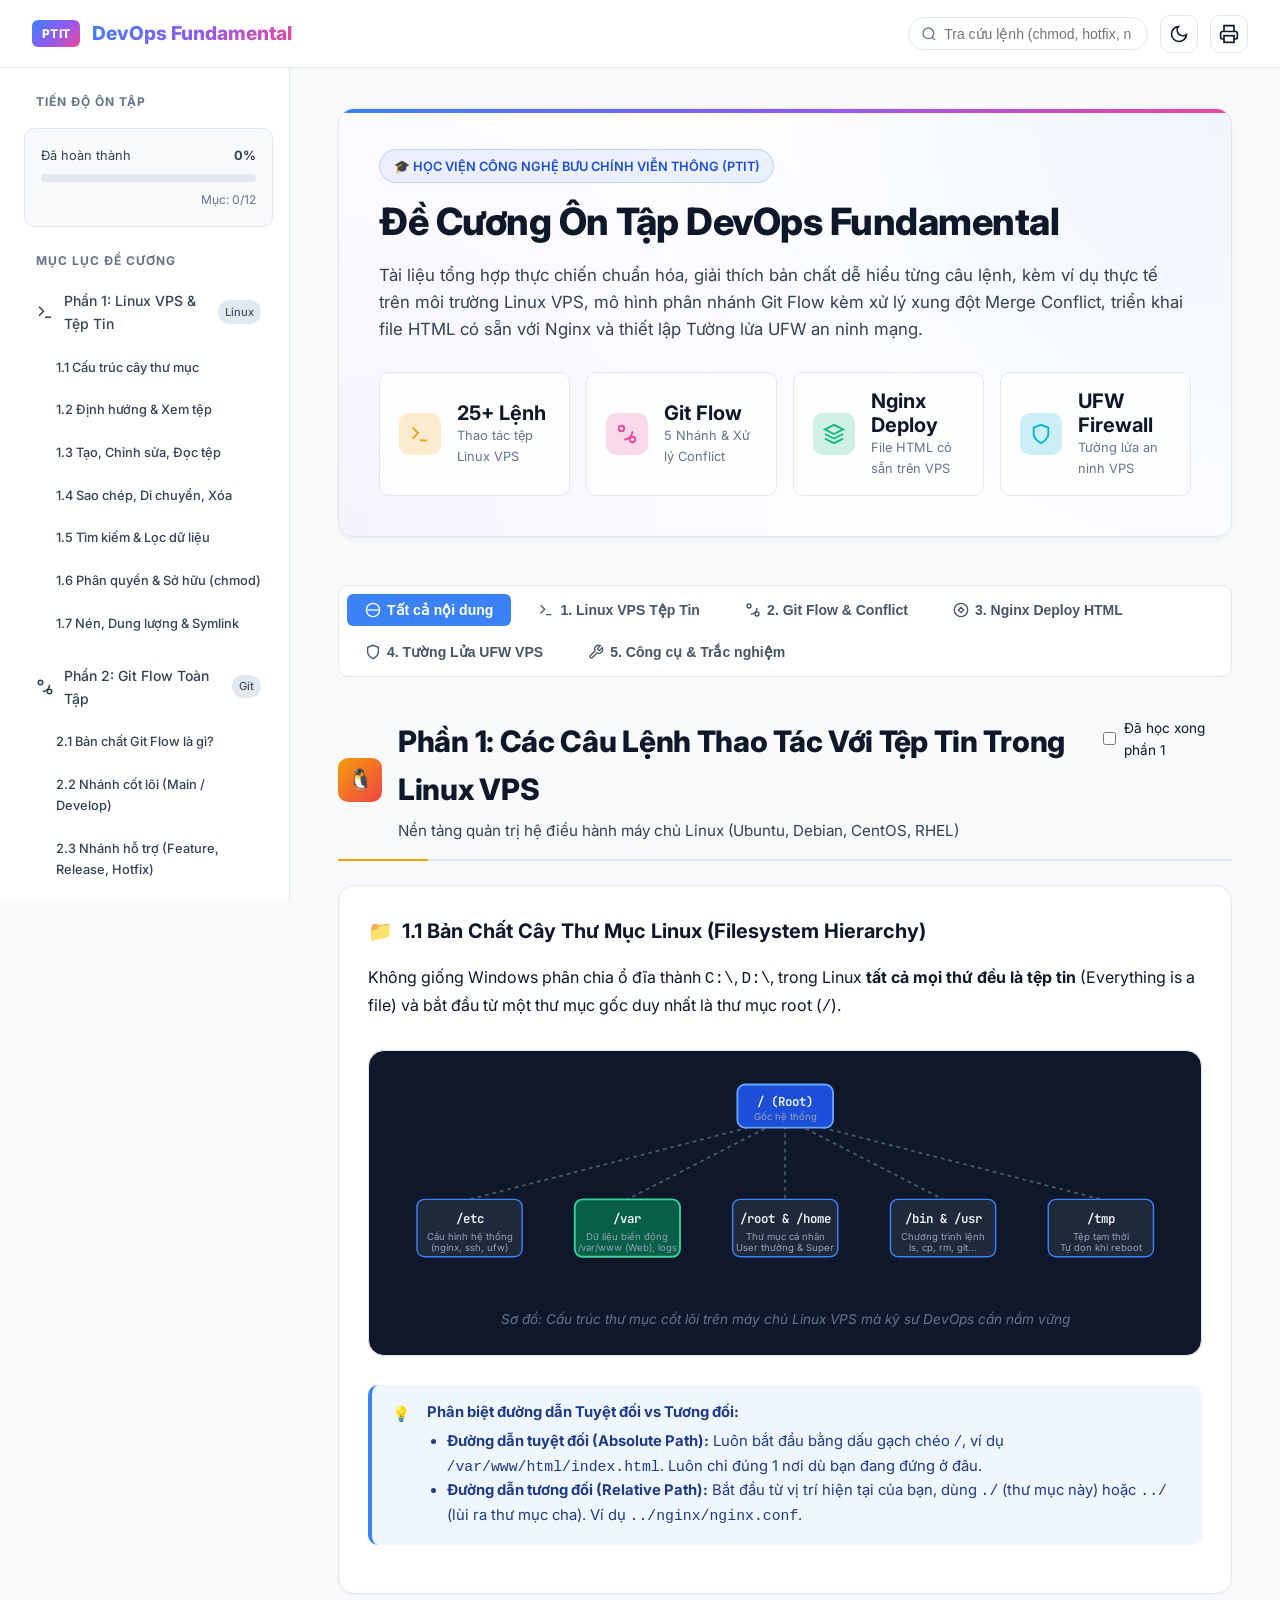
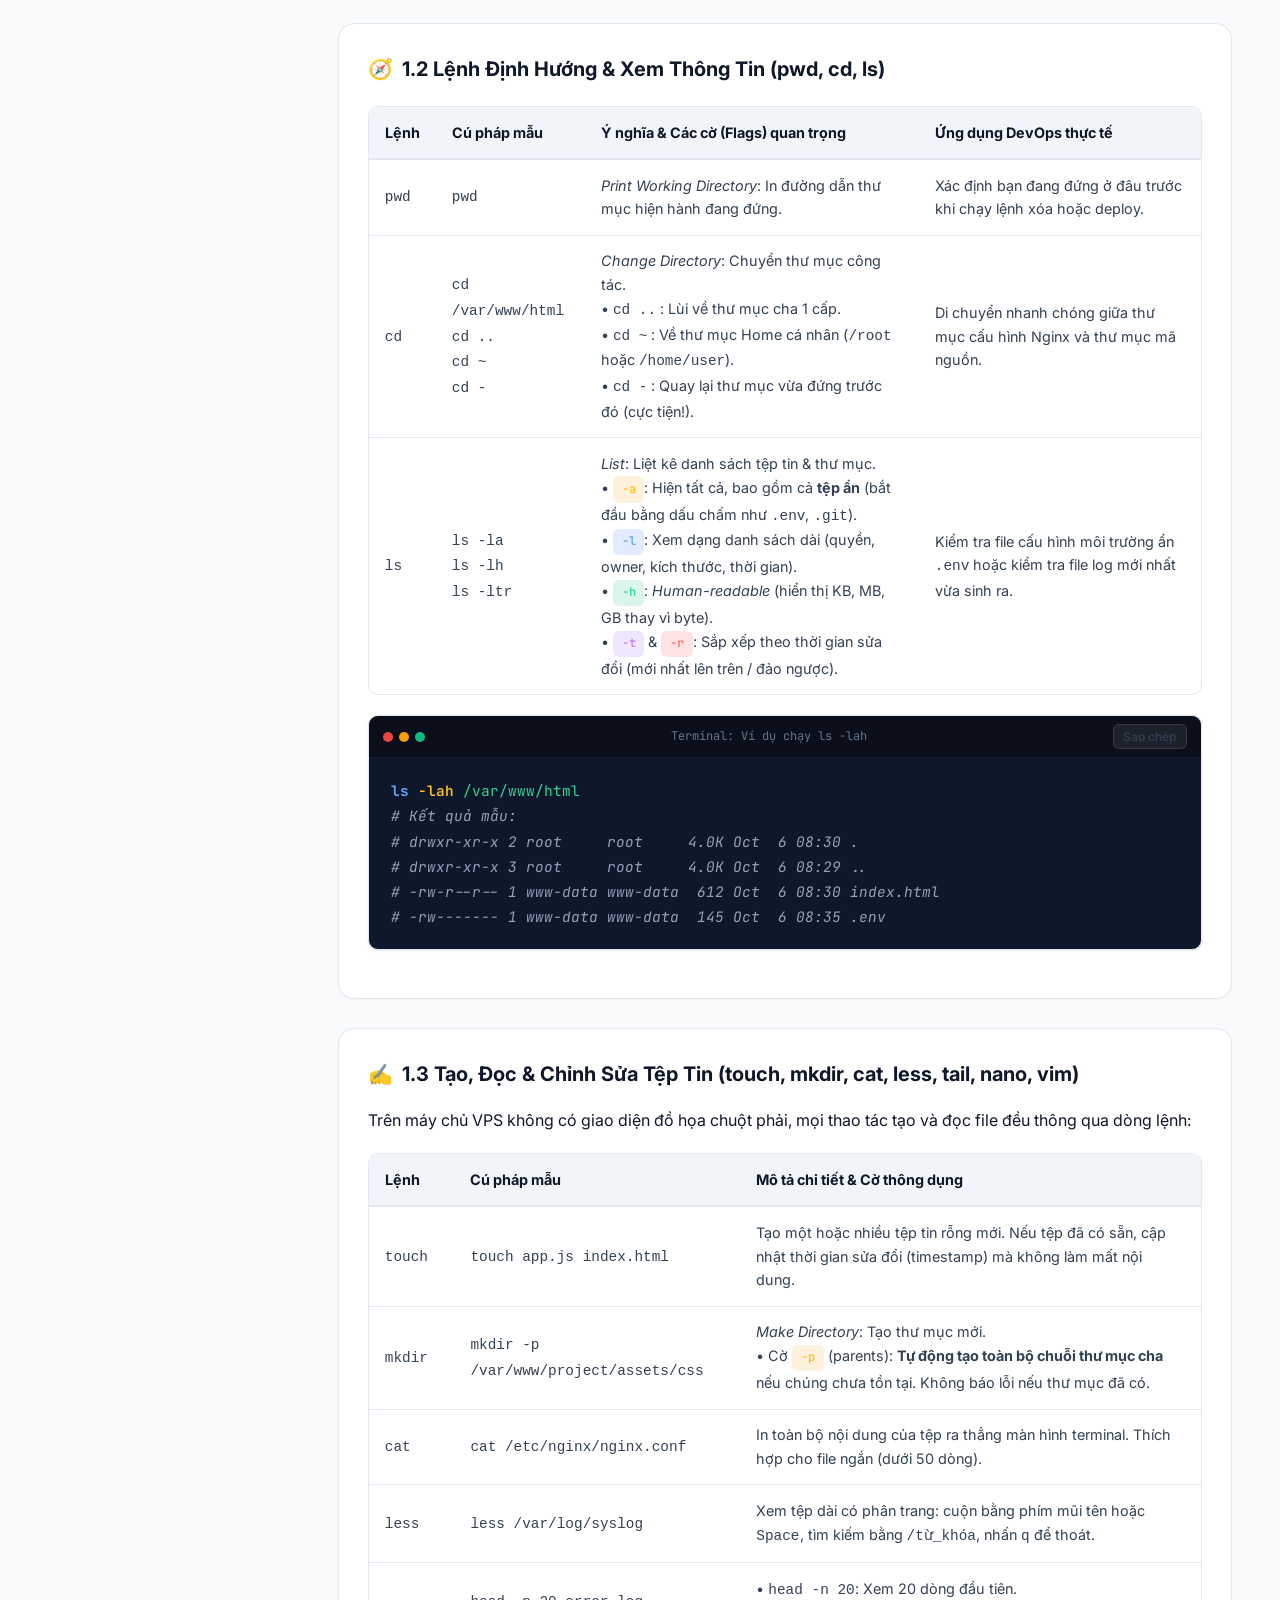
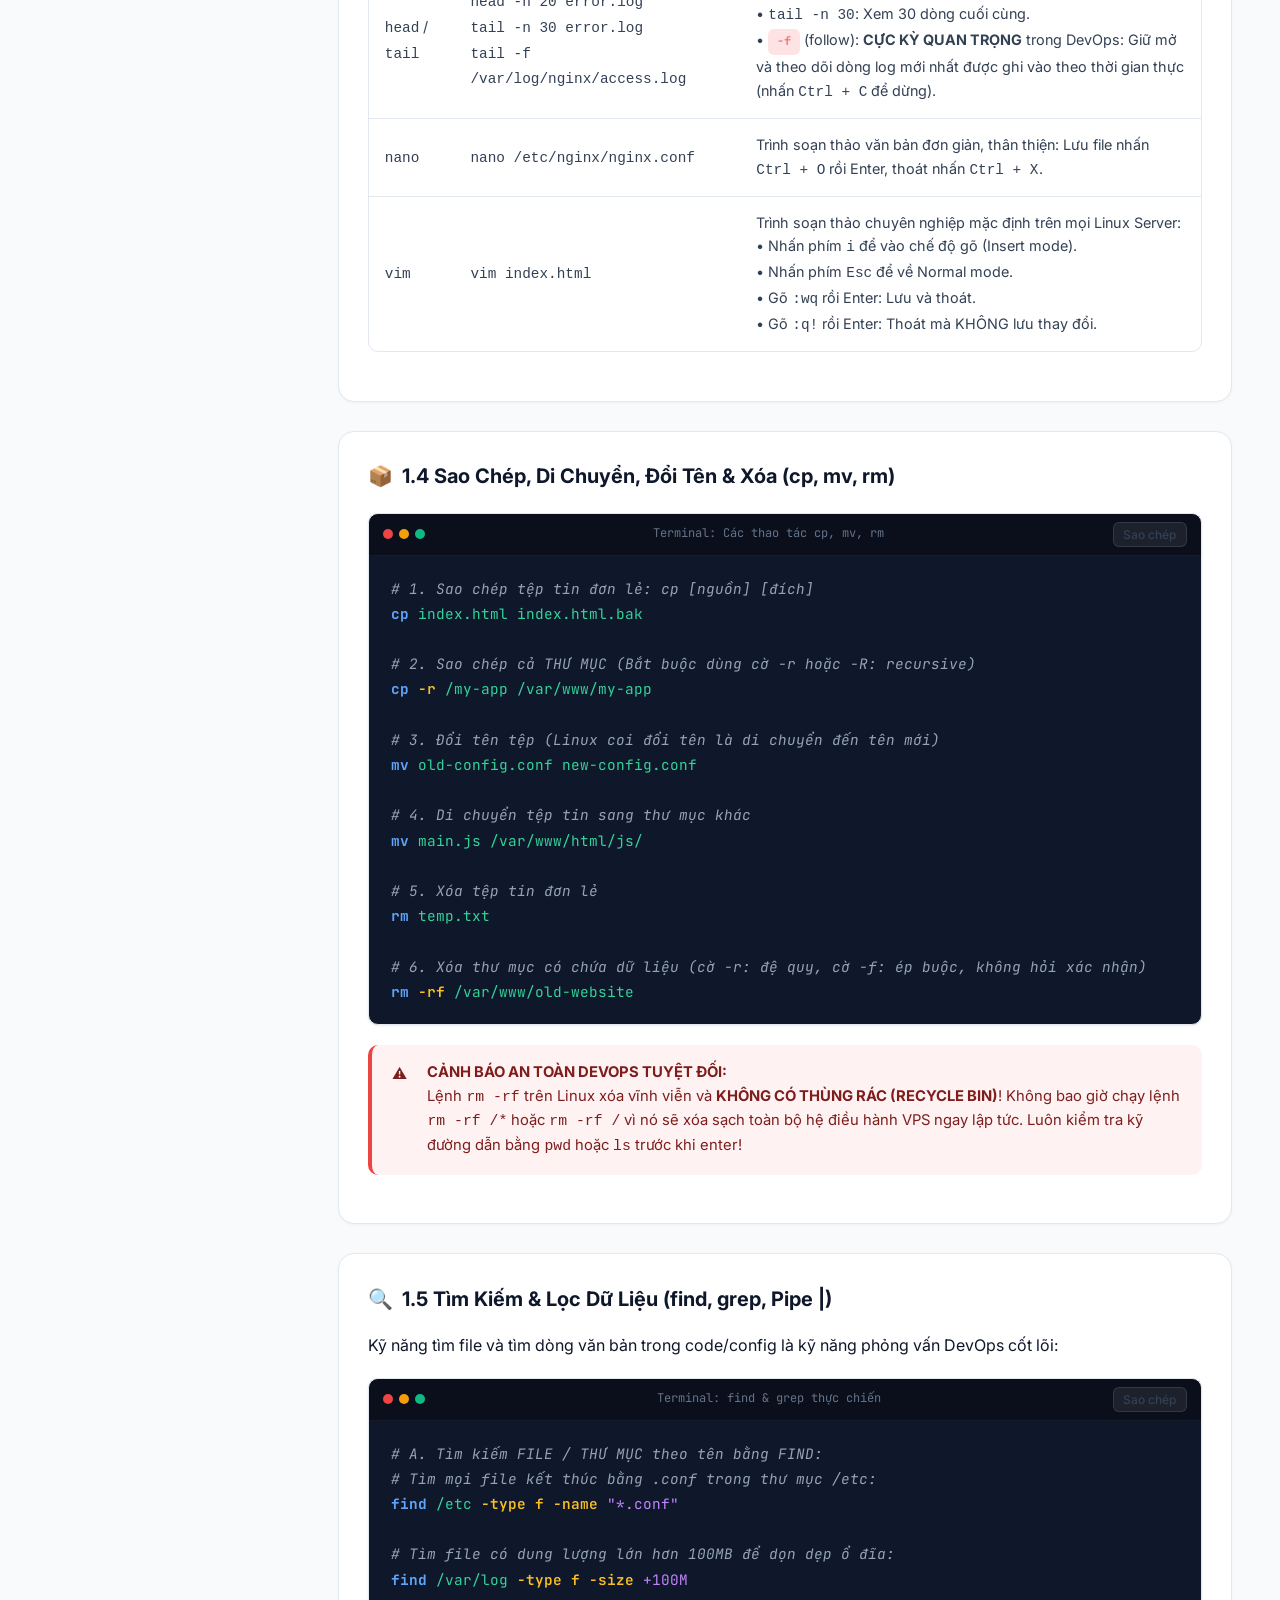
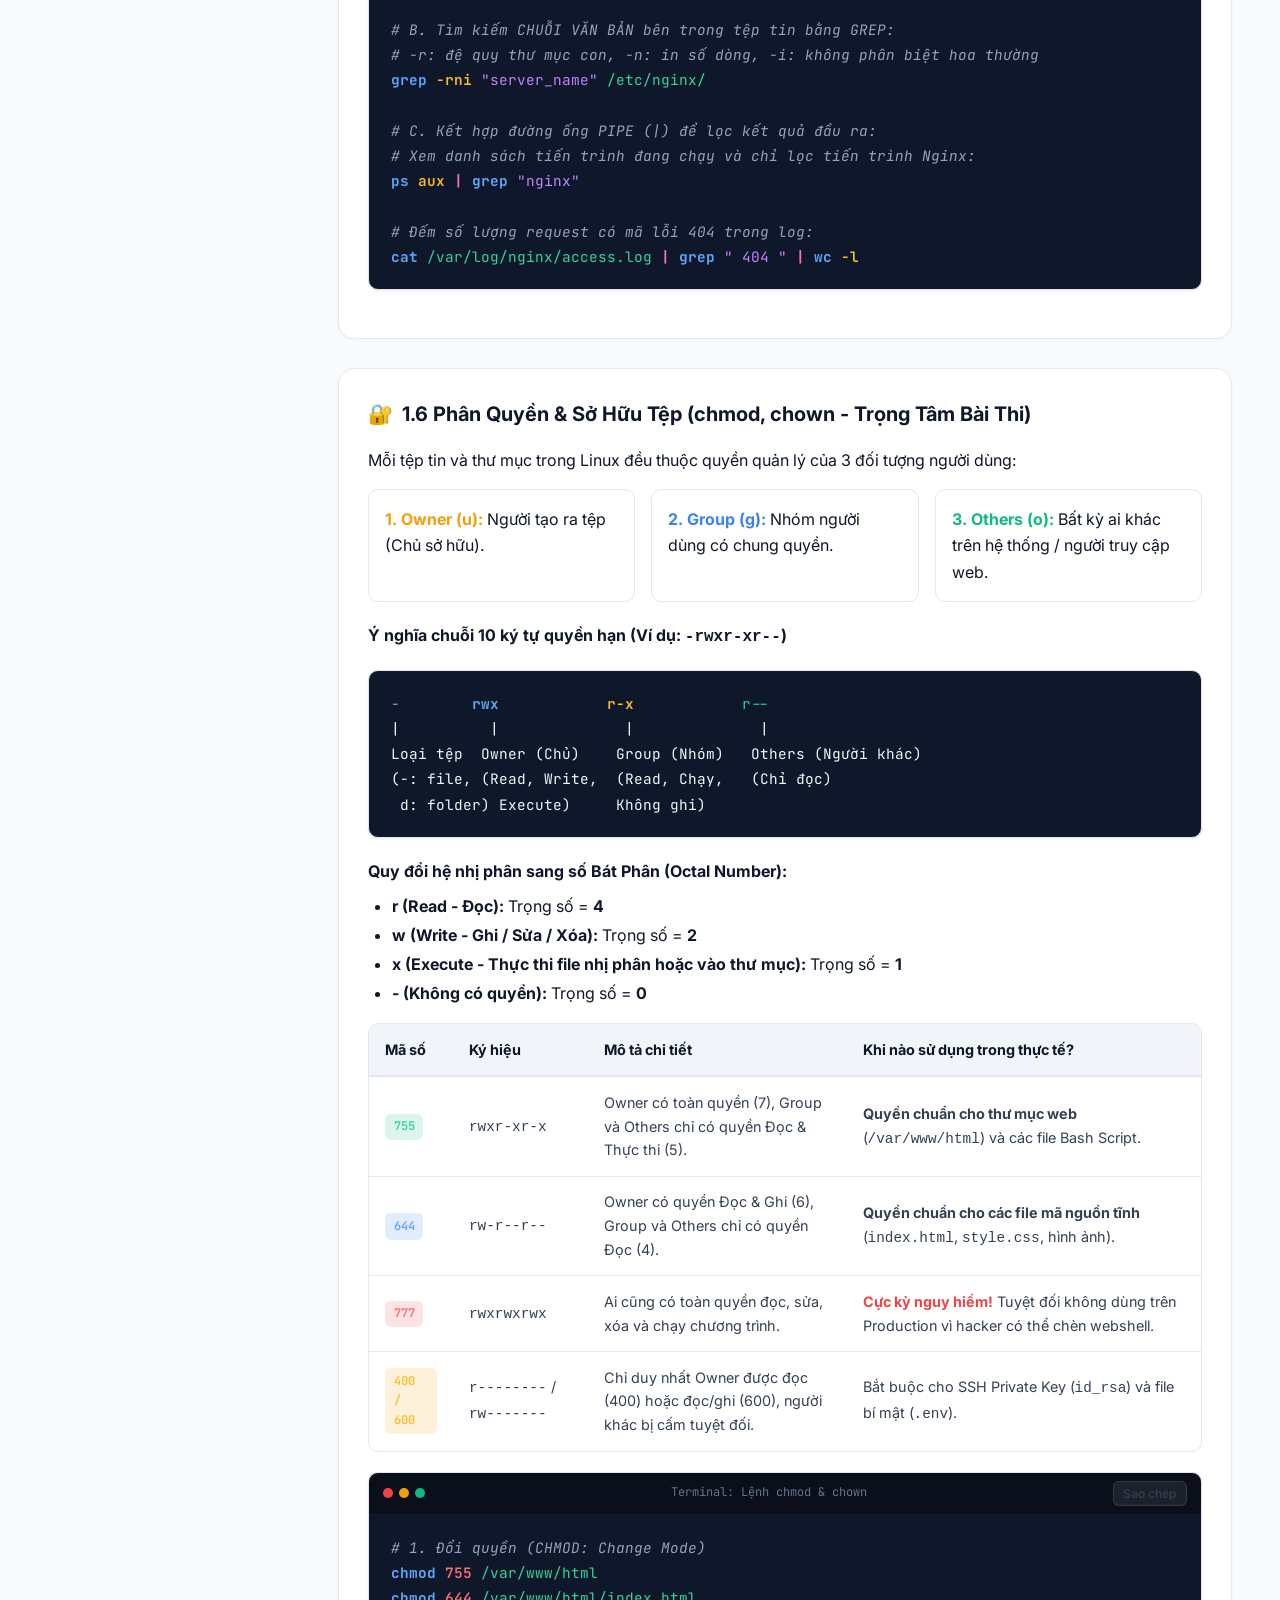
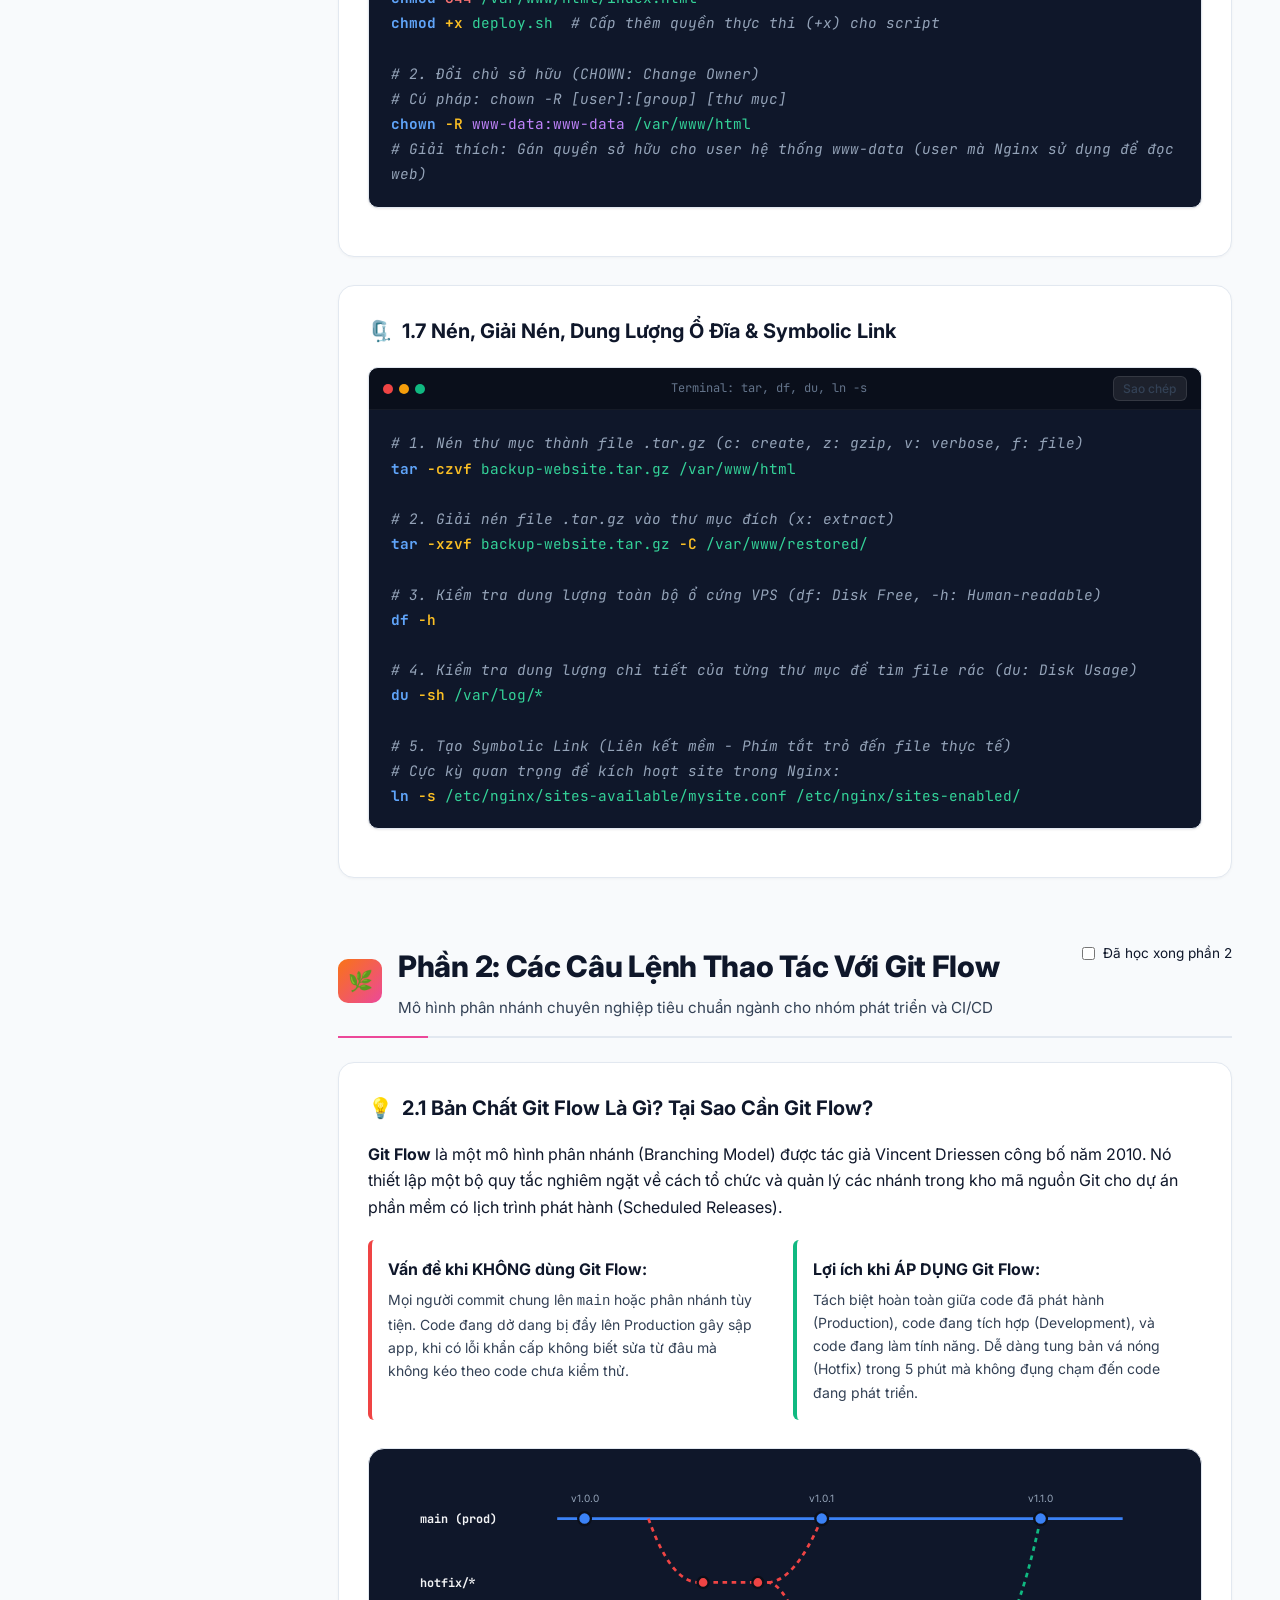
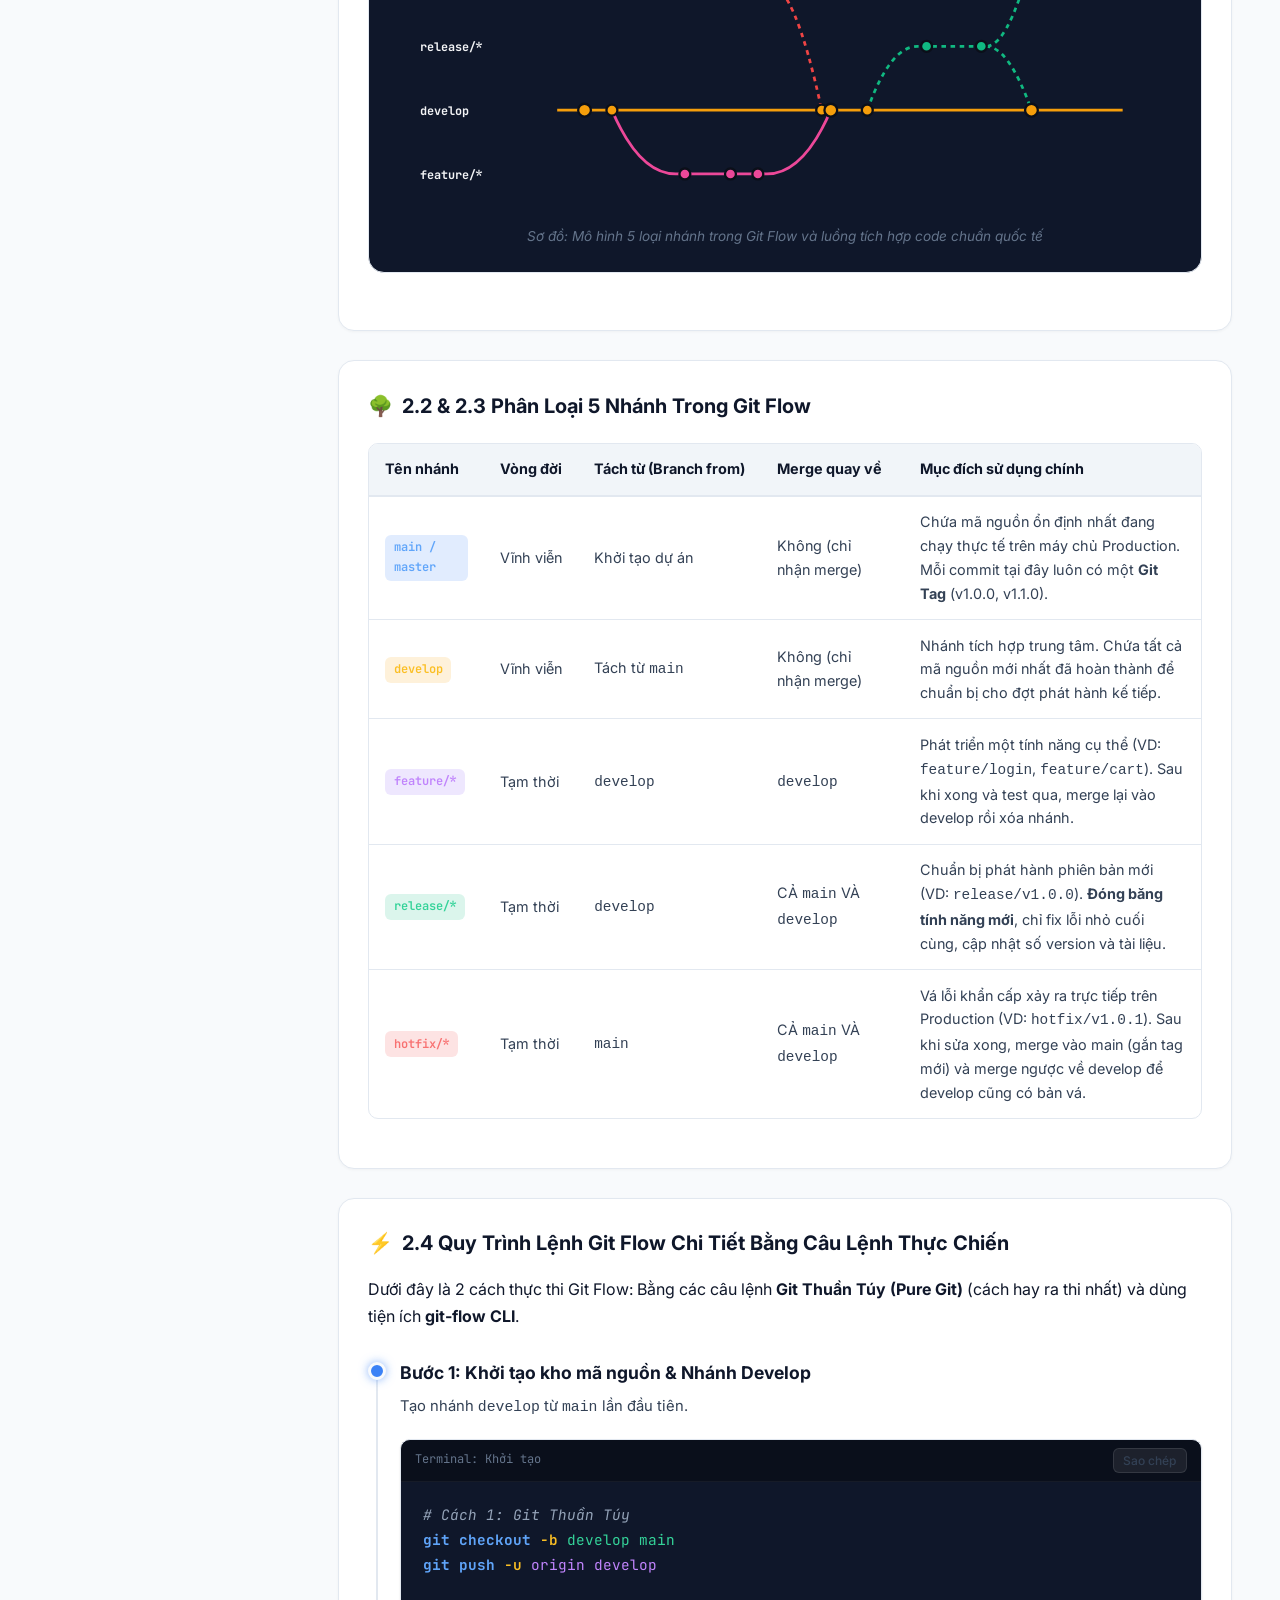
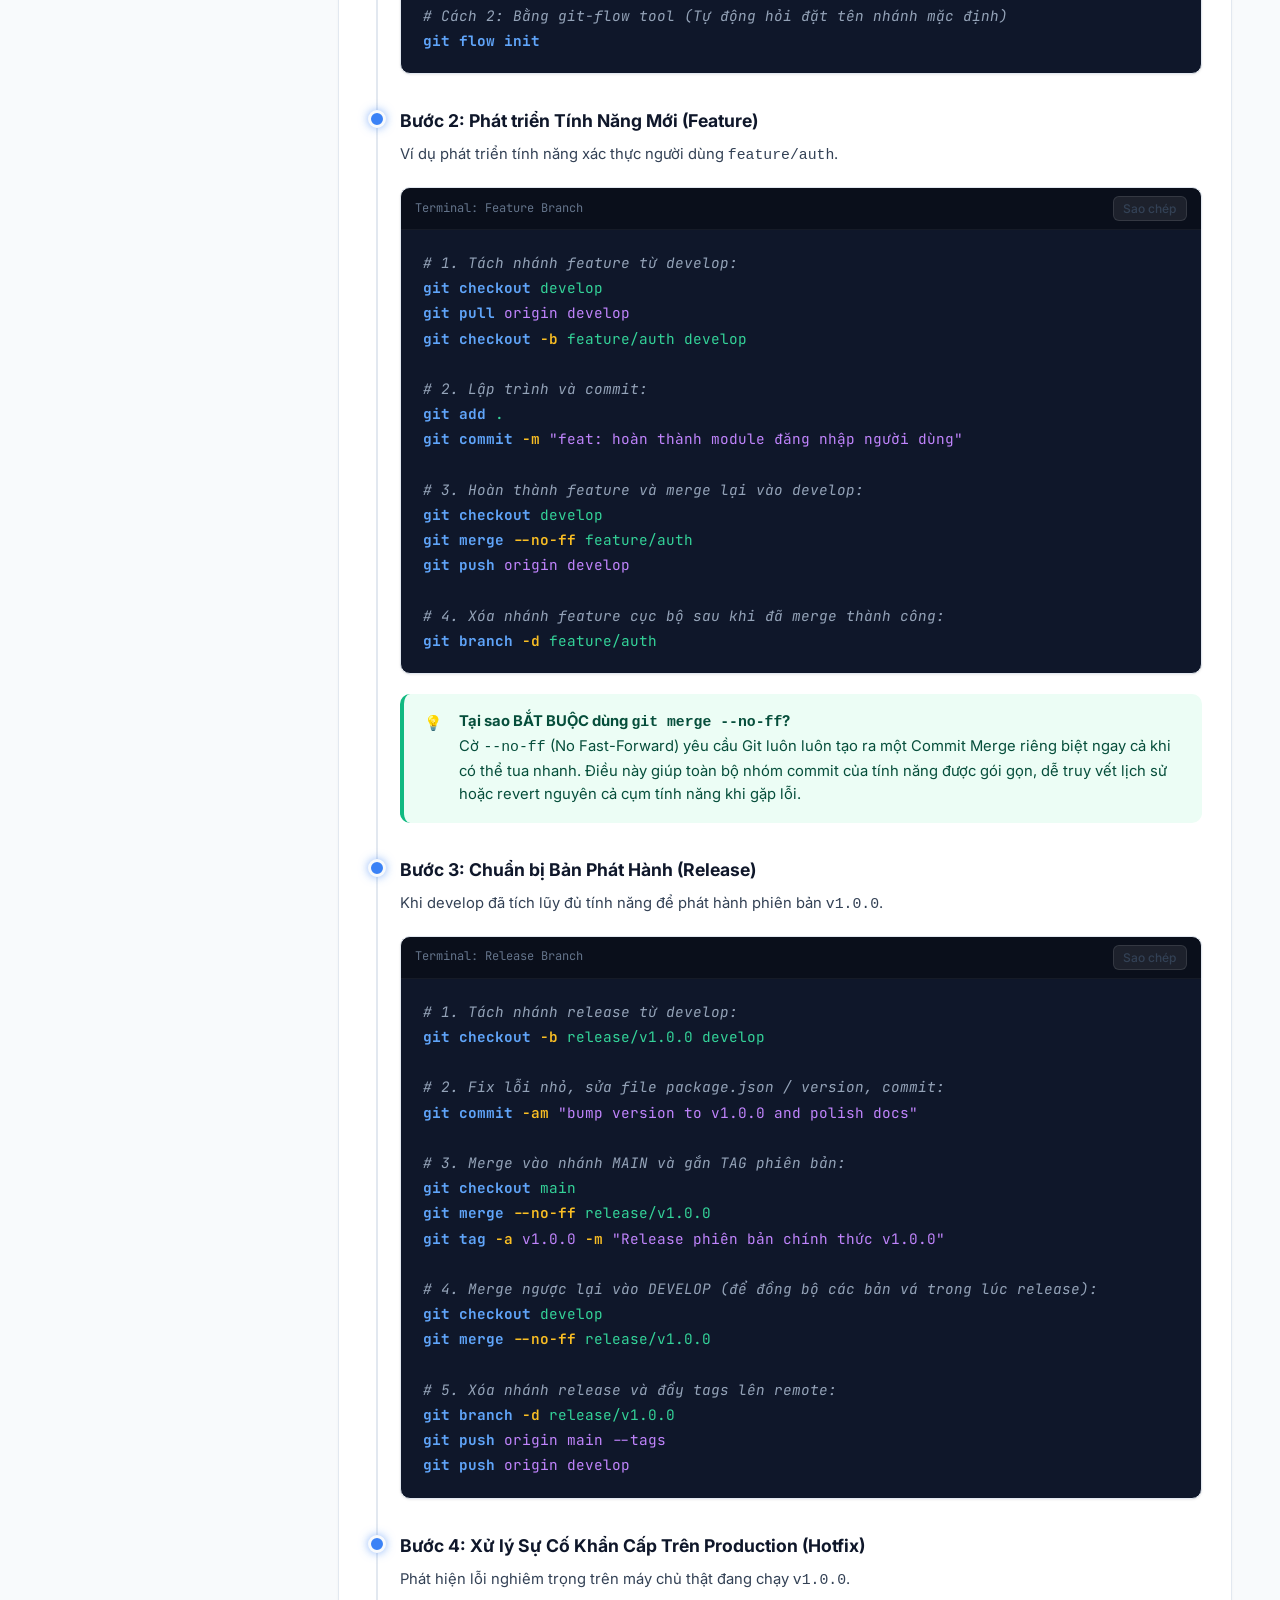
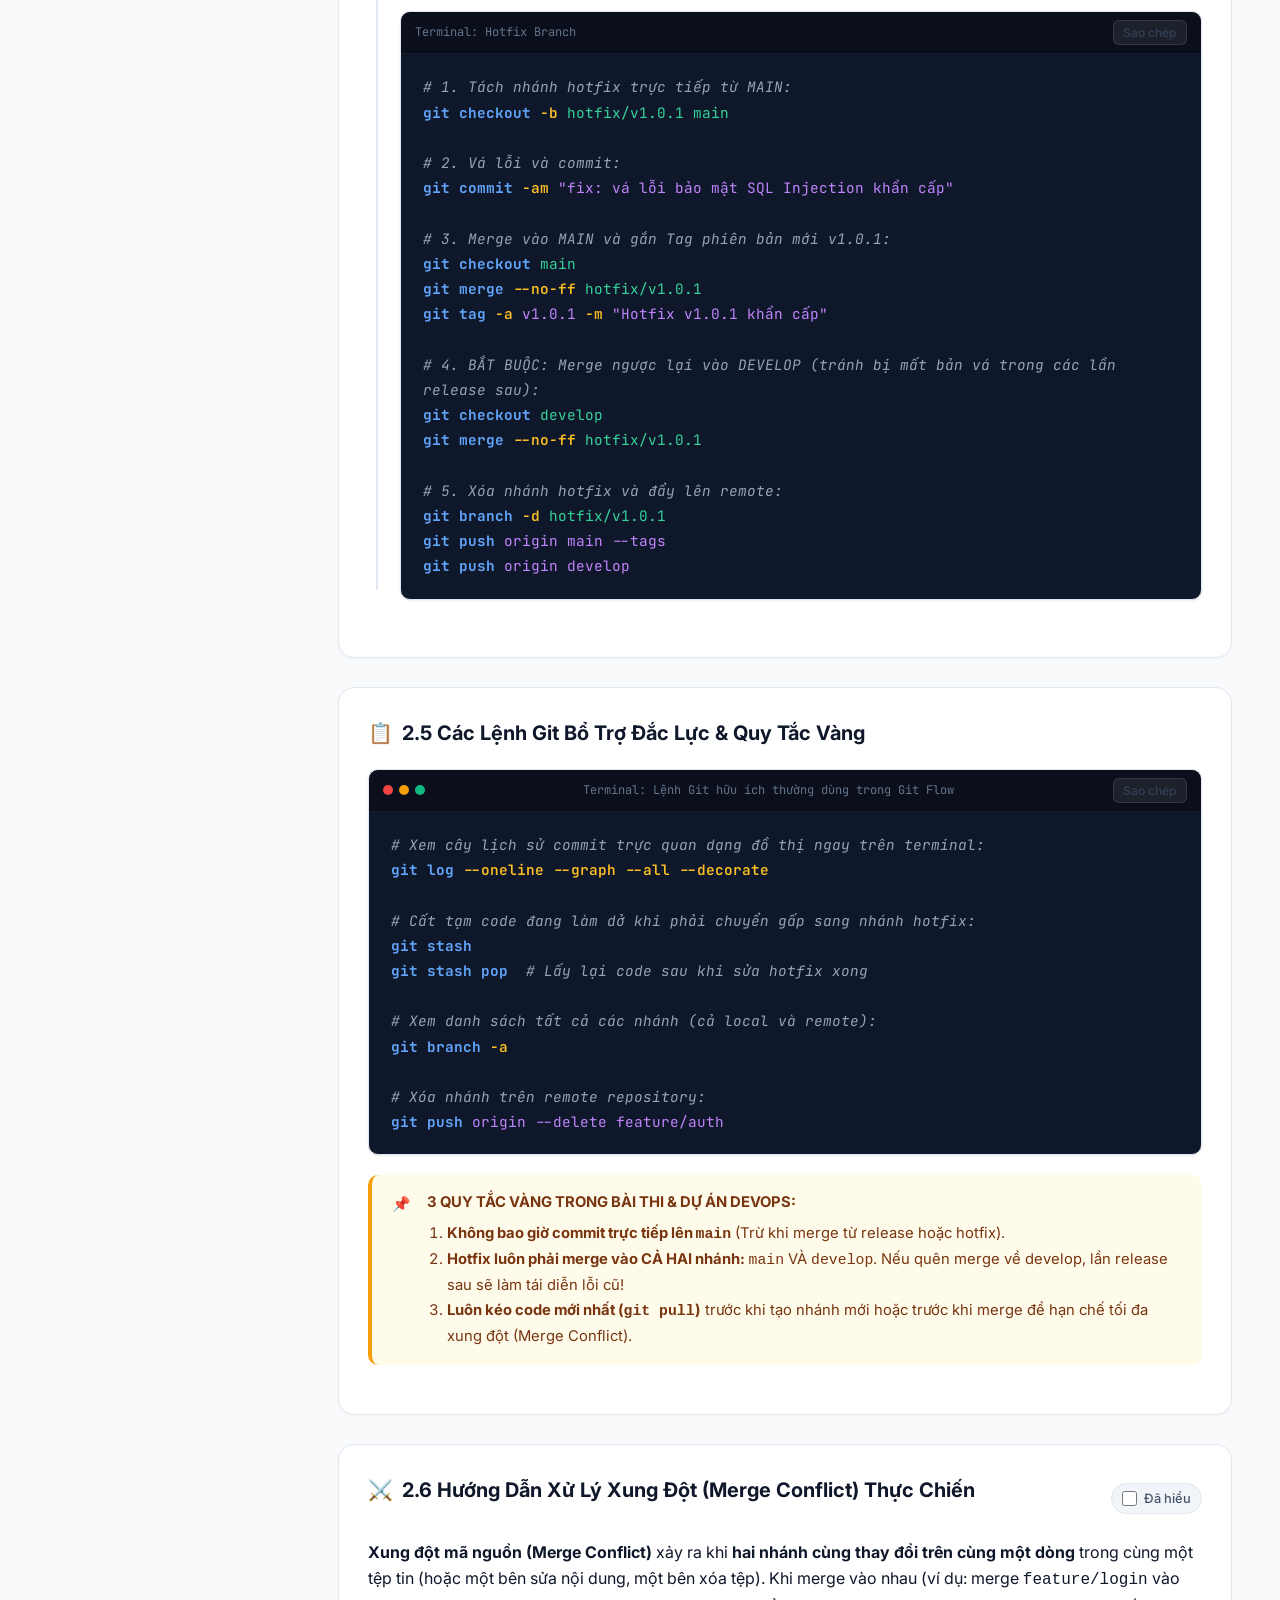
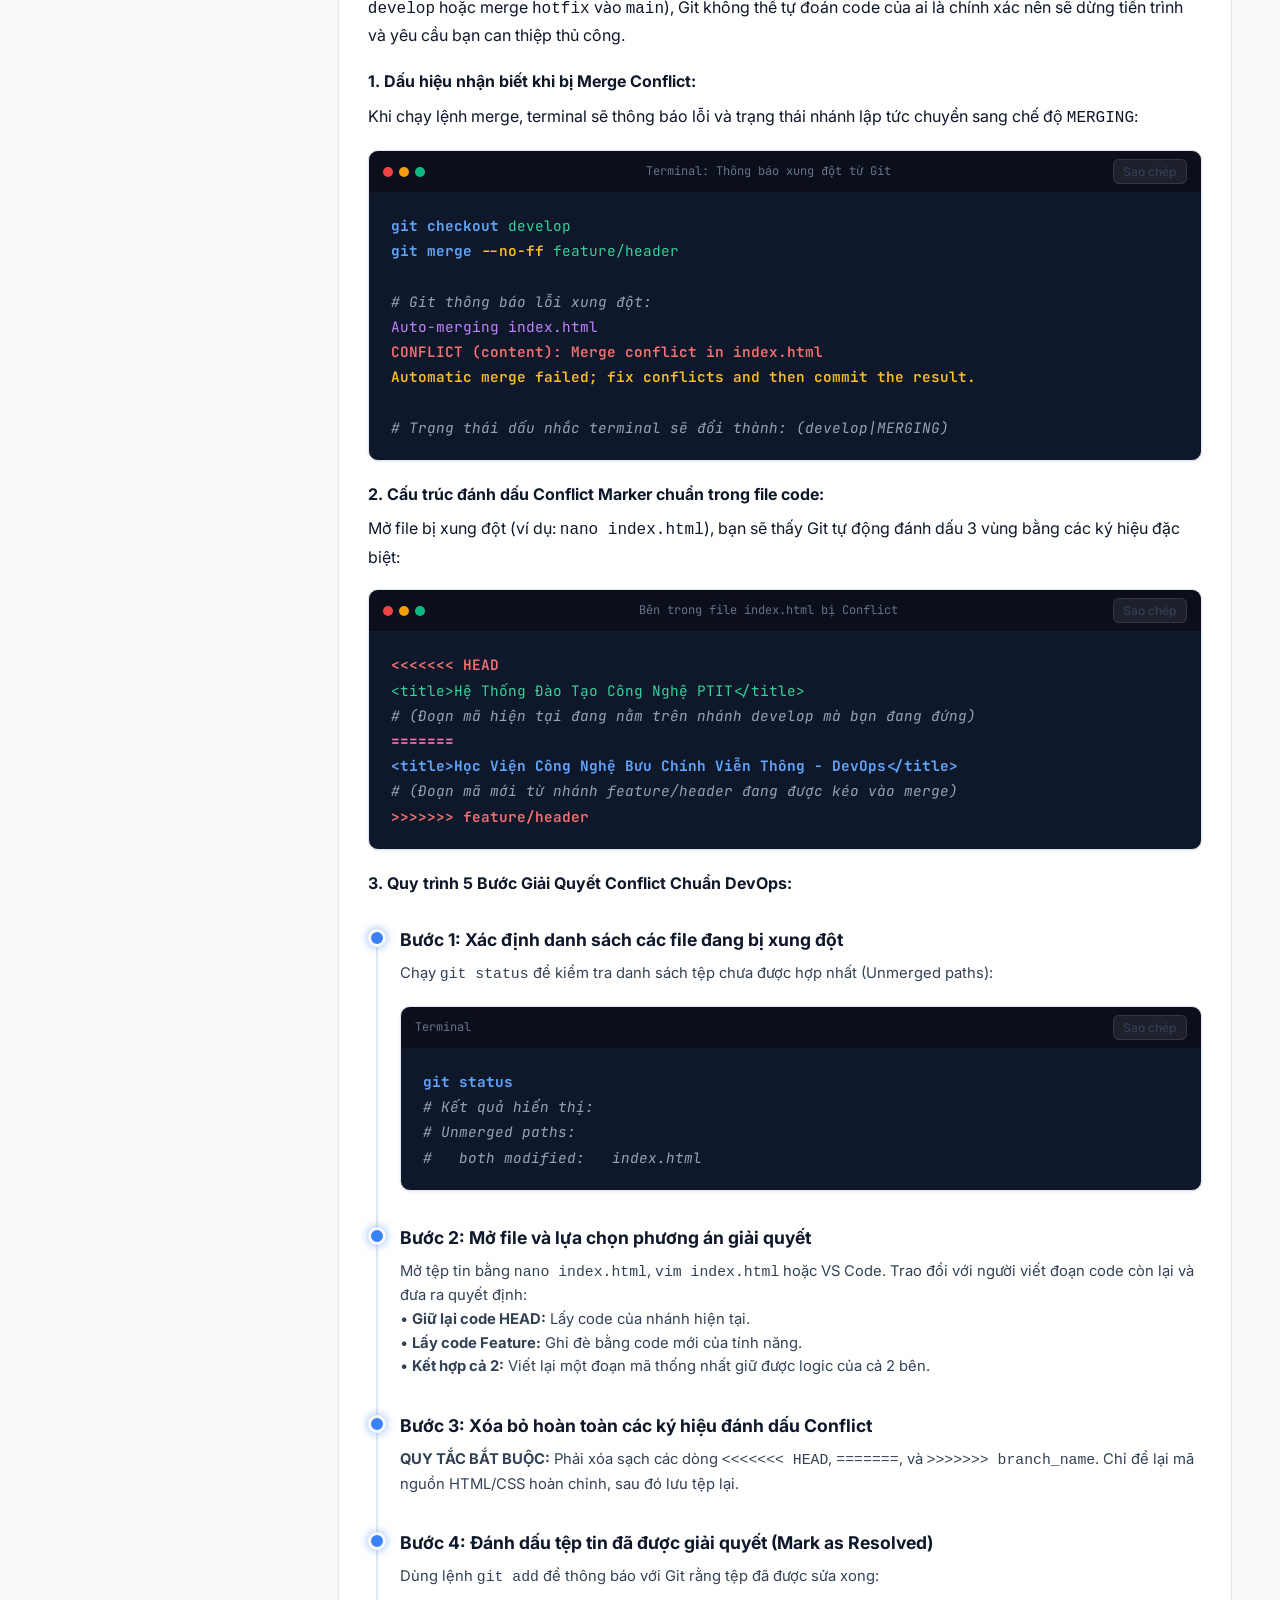
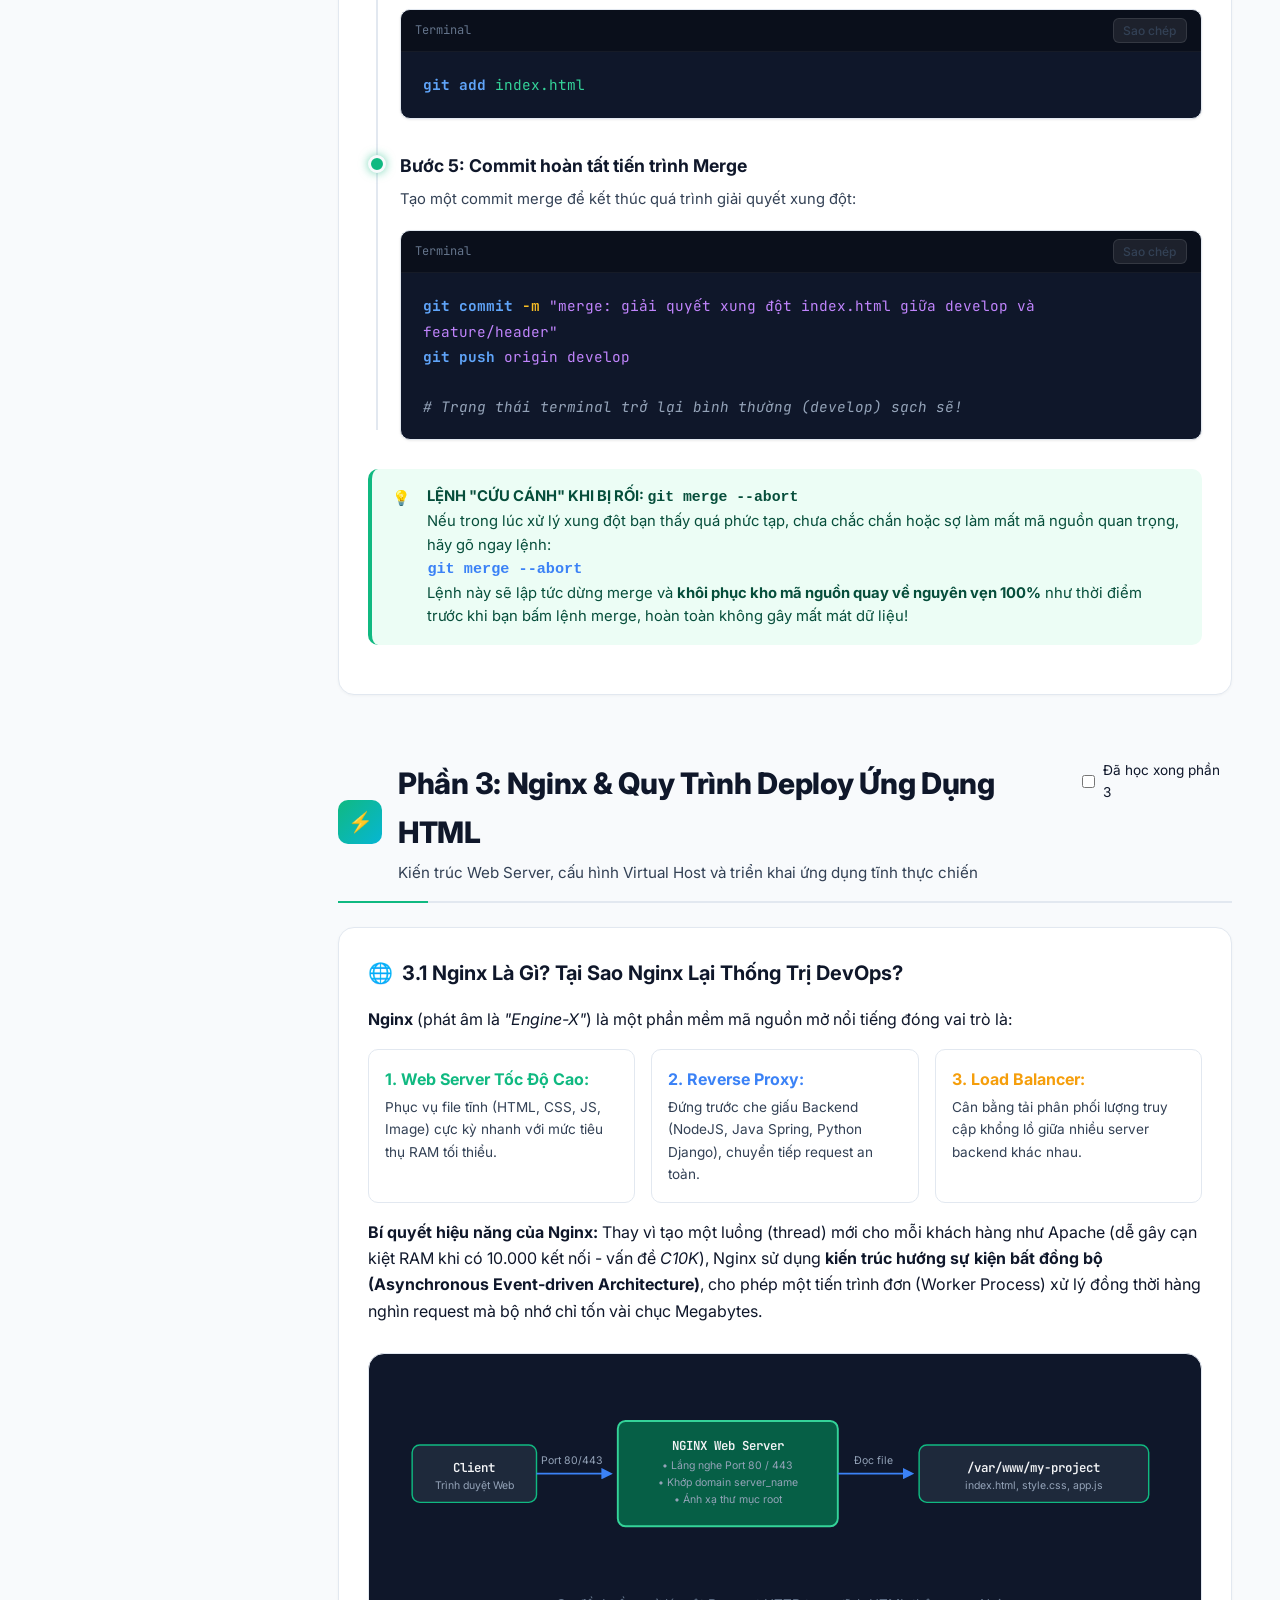
<file: index.html>
<!DOCTYPE html>
<html lang="vi" data-theme="light">
<head>
  <meta charset="UTF-8">
  <meta name="viewport" content="width=device-width, initial-scale=1.0">
  <title>Đề Cương Ôn Tập DevOps Fundamental - Linux VPS, Git Flow & Nginx Deploy | PTIT</title>
  <meta name="description" content="Đề cương ôn tập chi tiết, dễ hiểu môn DevOps Fundamental: Lệnh thao tác tệp tin Linux VPS, quy trình phân nhánh Git Flow, cấu hình và deploy website HTML với Nginx.">
  
  <!-- Google Fonts -->
  <link rel="preconnect" href="https://fonts.googleapis.com">
  <link rel="preconnect" href="https://fonts.gstatic.com" crossorigin>
  <link href="https://fonts.googleapis.com/css2?family=Inter:wght@400;500;600;700;800&family=JetBrains+Mono:wght@400;500;600;700&display=swap" rel="stylesheet">
  
  <!-- Stylesheet -->
  <link rel="stylesheet" href="style.css">
</head>
<body>
  <!-- Reading Progress Bar -->
  <div id="reading-progress"></div>

  <!-- Top Navigation Bar -->
  <header class="top-navbar">
    <div style="display: flex; align-items: center; gap: 1rem;">
      <button class="btn-icon mobile-nav-toggle" aria-label="Mở menu">
        <svg width="20" height="20" viewBox="0 0 24 24" fill="none" stroke="currentColor" stroke-width="2">
          <line x1="3" y1="12" x2="21" y2="12"></line>
          <line x1="3" y1="6" x2="21" y2="6"></line>
          <line x1="3" y1="18" x2="21" y2="18"></line>
        </svg>
      </button>
      <a href="#" class="nav-brand">
        <span class="brand-badge">PTIT</span>
        <span class="brand-title">DevOps Fundamental</span>
      </a>
    </div>

    <div class="nav-controls">
      <!-- Live Search -->
      <div class="nav-search">
        <svg viewBox="0 0 24 24" fill="none" stroke="currentColor" stroke-width="2">
          <circle cx="11" cy="11" r="8"></circle>
          <line x1="21" y1="21" x2="16.65" y2="16.65"></line>
        </svg>
        <input type="text" id="global-search" placeholder="Tra cứu lệnh (chmod, hotfix, nginx...)" aria-label="Tìm kiếm nhanh">
      </div>

      <!-- Theme Toggle -->
      <button class="btn-icon" id="theme-toggle" title="Đổi giao diện Sáng / Tối">
        <svg class="theme-icon" width="20" height="20" viewBox="0 0 24 24" fill="none" stroke="currentColor" stroke-width="2">
          <circle cx="12" cy="12" r="5"></circle>
          <line x1="12" y1="1" x2="12" y2="3"></line>
          <line x1="12" y1="21" x2="12" y2="23"></line>
          <line x1="4.22" y1="4.22" x2="5.64" y2="5.64"></line>
          <line x1="18.36" y1="18.36" x2="19.78" y2="19.78"></line>
          <line x1="1" y1="12" x2="3" y2="12"></line>
          <line x1="21" y1="12" x2="23" y2="12"></line>
          <line x1="4.22" y1="19.78" x2="5.64" y2="18.36"></line>
          <line x1="18.36" y1="5.64" x2="19.78" y2="4.22"></line>
        </svg>
      </button>

      <!-- Print Button -->
      <button class="btn-icon" onclick="window.print()" title="In hoặc Xuất file PDF để ôn tập">
        <svg width="20" height="20" viewBox="0 0 24 24" fill="none" stroke="currentColor" stroke-width="2">
          <polyline points="6 9 6 2 18 2 18 9"></polyline>
          <path d="M6 18H4a2 2 0 0 1-2-2v-5a2 2 0 0 1 2-2h16a2 2 0 0 1 2 2v5a2 2 0 0 1-2 2h-2"></path>
          <rect x="6" y="14" width="12" height="8"></rect>
        </svg>
      </button>
    </div>
  </header>

  <!-- Main Container -->
  <div class="app-container">
    <!-- Sidebar Navigation -->
    <aside class="app-sidebar">
      <div class="sidebar-section-title">Tiến độ ôn tập</div>
      <div class="sidebar-progress">
        <div class="sidebar-progress-header">
          <span>Đã hoàn thành</span>
          <strong id="progress-percent">0%</strong>
        </div>
        <div class="progress-bar-bg">
          <div class="progress-bar-fill" id="sidebar-progress-fill"></div>
        </div>
        <div style="font-size: 0.75rem; color: var(--text-muted); margin-top: 0.5rem; text-align: right;">
          Mục: <span id="completed-count">0/12</span>
        </div>
      </div>

      <div class="sidebar-section-title" style="margin-top: 1.5rem;">Mục Lục Đề Cương</div>
      <ul class="sidebar-nav-list">
        <li class="sidebar-nav-item">
          <a href="#phan-1-linux" class="sidebar-nav-link">
            <svg class="icon" viewBox="0 0 24 24" fill="none" stroke="currentColor" stroke-width="2"><path d="M4 17l6-6-6-6M12 19h8"/></svg>
            <span>Phần 1: Linux VPS & Tệp Tin</span>
            <span class="sidebar-badge">Linux</span>
          </a>
        </li>
        <li class="sidebar-nav-item">
          <a href="#linux-cautruc" class="sidebar-nav-link" style="padding-left: 2rem; font-size: 0.8rem;">
            <span>1.1 Cấu trúc cây thư mục</span>
          </a>
        </li>
        <li class="sidebar-nav-item">
          <a href="#linux-dieuhuong" class="sidebar-nav-link" style="padding-left: 2rem; font-size: 0.8rem;">
            <span>1.2 Định hướng & Xem tệp</span>
          </a>
        </li>
        <li class="sidebar-nav-item">
          <a href="#linux-thaotac" class="sidebar-nav-link" style="padding-left: 2rem; font-size: 0.8rem;">
            <span>1.3 Tạo, Chỉnh sửa, Đọc tệp</span>
          </a>
        </li>
        <li class="sidebar-nav-item">
          <a href="#linux-saochep" class="sidebar-nav-link" style="padding-left: 2rem; font-size: 0.8rem;">
            <span>1.4 Sao chép, Di chuyển, Xóa</span>
          </a>
        </li>
        <li class="sidebar-nav-item">
          <a href="#linux-timkiem" class="sidebar-nav-link" style="padding-left: 2rem; font-size: 0.8rem;">
            <span>1.5 Tìm kiếm & Lọc dữ liệu</span>
          </a>
        </li>
        <li class="sidebar-nav-item">
          <a href="#linux-phanquyen" class="sidebar-nav-link" style="padding-left: 2rem; font-size: 0.8rem;">
            <span>1.6 Phân quyền & Sở hữu (chmod)</span>
          </a>
        </li>
        <li class="sidebar-nav-item">
          <a href="#linux-nen" class="sidebar-nav-link" style="padding-left: 2rem; font-size: 0.8rem;">
            <span>1.7 Nén, Dung lượng & Symlink</span>
          </a>
        </li>

        <li class="sidebar-nav-item" style="margin-top: 0.75rem;">
          <a href="#phan-2-gitflow" class="sidebar-nav-link">
            <svg class="icon" viewBox="0 0 24 24" fill="none" stroke="currentColor" stroke-width="2"><circle cx="18" cy="18" r="3"></circle><circle cx="6" cy="6" r="3"></circle><path d="M18 9a9 9 0 0 1-9 9"></path></svg>
            <span>Phần 2: Git Flow Toàn Tập</span>
            <span class="sidebar-badge">Git</span>
          </a>
        </li>
        <li class="sidebar-nav-item">
          <a href="#git-khainiem" class="sidebar-nav-link" style="padding-left: 2rem; font-size: 0.8rem;">
            <span>2.1 Bản chất Git Flow là gì?</span>
          </a>
        </li>
        <li class="sidebar-nav-item">
          <a href="#git-nhanhchinh" class="sidebar-nav-link" style="padding-left: 2rem; font-size: 0.8rem;">
            <span>2.2 Nhánh cốt lõi (Main / Develop)</span>
          </a>
        </li>
        <li class="sidebar-nav-item">
          <a href="#git-nhanhphu" class="sidebar-nav-link" style="padding-left: 2rem; font-size: 0.8rem;">
            <span>2.3 Nhánh hỗ trợ (Feature, Release, Hotfix)</span>
          </a>
        </li>
        <li class="sidebar-nav-item">
          <a href="#git-quytrinh" class="sidebar-nav-link" style="padding-left: 2rem; font-size: 0.8rem;">
            <span>2.4 Quy trình lệnh chi tiết từng bước</span>
          </a>
        </li>
        <li class="sidebar-nav-item">
          <a href="#git-bangtracuu" class="sidebar-nav-link" style="padding-left: 2rem; font-size: 0.8rem;">
            <span>2.5 Bảng tra cứu & Quy tắc vàng</span>
          </a>
        </li>
        <li class="sidebar-nav-item">
          <a href="#git-conflict" class="sidebar-nav-link" style="padding-left: 2rem; font-size: 0.8rem;">
            <span>2.6 Hướng dẫn xử lý Merge Conflict</span>
          </a>
        </li>

        <li class="sidebar-nav-item" style="margin-top: 0.75rem;">
          <a href="#phan-3-nginx" class="sidebar-nav-link">
            <svg class="icon" viewBox="0 0 24 24" fill="none" stroke="currentColor" stroke-width="2"><circle cx="12" cy="12" r="10"></circle><polygon points="12 8 8 12 12 16 16 12 12 8"></polygon></svg>
            <span>Phần 3: Nginx & Deploy HTML</span>
            <span class="sidebar-badge">Nginx</span>
          </a>
        </li>
        <li class="sidebar-nav-item">
          <a href="#nginx-khainiem" class="sidebar-nav-link" style="padding-left: 2rem; font-size: 0.8rem;">
            <span>3.1 Nginx là gì & Kiến trúc</span>
          </a>
        </li>
        <li class="sidebar-nav-item">
          <a href="#nginx-caidat" class="sidebar-nav-link" style="padding-left: 2rem; font-size: 0.8rem;">
            <span>3.2 Cài đặt & Lệnh systemctl</span>
          </a>
        </li>
        <li class="sidebar-nav-item">
          <a href="#nginx-cautruc" class="sidebar-nav-link" style="padding-left: 2rem; font-size: 0.8rem;">
            <span>3.3 Cấu trúc thư mục Nginx</span>
          </a>
        </li>
        <li class="sidebar-nav-item">
          <a href="#nginx-serverblock" class="sidebar-nav-link" style="padding-left: 2rem; font-size: 0.8rem;">
            <span>3.4 Cấu hình Virtual Host tĩnh</span>
          </a>
        </li>
        <li class="sidebar-nav-item">
          <a href="#nginx-deploy" class="sidebar-nav-link" style="padding-left: 2rem; font-size: 0.8rem;">
            <span>3.5 Deploy File HTML Có Sẵn Trên VPS</span>
          </a>
        </li>
        <li class="sidebar-nav-item">
          <a href="#nginx-troubleshoot" class="sidebar-nav-link" style="padding-left: 2rem; font-size: 0.8rem;">
            <span>3.6 Khắc phục lỗi 403, 404, 502</span>
          </a>
        </li>

        <li class="sidebar-nav-item" style="margin-top: 0.75rem;">
          <a href="#phan-4-ufw" class="sidebar-nav-link">
            <svg class="icon" viewBox="0 0 24 24" fill="none" stroke="currentColor" stroke-width="2"><path d="M12 22s8-4 8-10V5l-8-3-8 3v7c0 6 8 10 8 10z"></path></svg>
            <span>Phần 4: Tường Lửa UFW (Firewall)</span>
            <span class="sidebar-badge" style="background: rgba(6, 182, 212, 0.2); color: var(--accent-cyan);">UFW</span>
          </a>
        </li>
        <li class="sidebar-nav-item">
          <a href="#ufw-khainiem" class="sidebar-nav-link" style="padding-left: 2rem; font-size: 0.8rem;">
            <span>4.1 Khái niệm & Nguyên lý UFW</span>
          </a>
        </li>
        <li class="sidebar-nav-item">
          <a href="#ufw-trangthai" class="sidebar-nav-link" style="padding-left: 2rem; font-size: 0.8rem;">
            <span>4.2 Lệnh trạng thái & Bật/Tắt</span>
          </a>
        </li>
        <li class="sidebar-nav-item">
          <a href="#ufw-ssh" class="sidebar-nav-link" style="padding-left: 2rem; font-size: 0.8rem;">
            <span>4.3 Mở cổng SSH 22 (Quy tắc sống còn)</span>
          </a>
        </li>
        <li class="sidebar-nav-item">
          <a href="#ufw-webports" class="sidebar-nav-link" style="padding-left: 2rem; font-size: 0.8rem;">
            <span>4.4 Mở cổng 80, 443 & App profile</span>
          </a>
        </li>
        <li class="sidebar-nav-item">
          <a href="#ufw-ipfilter" class="sidebar-nav-link" style="padding-left: 2rem; font-size: 0.8rem;">
            <span>4.5 Cho phép / Chặn địa chỉ IP</span>
          </a>
        </li>
        <li class="sidebar-nav-item">
          <a href="#ufw-rules" class="sidebar-nav-link" style="padding-left: 2rem; font-size: 0.8rem;">
            <span>4.6 Quản lý & Xóa quy tắc</span>
          </a>
        </li>

        <li class="sidebar-nav-item" style="margin-top: 0.75rem;">
          <a href="#phan-5-congcu" class="sidebar-nav-link">
            <svg class="icon" viewBox="0 0 24 24" fill="none" stroke="currentColor" stroke-width="2"><path d="M14.7 6.3a1 1 0 0 0 0 1.4l1.6 1.6a1 1 0 0 0 1.4 0l3.77-3.77a6 6 0 0 1-7.94 7.94l-6.91 6.91a2.12 2.12 0 0 1-3-3l6.91-6.91a6 6 0 0 1 7.94-7.94l-3.76 3.76z"></path></svg>
            <span>Phần 5: Công Cụ & Trắc Nghiệm</span>
            <span class="sidebar-badge">Test</span>
          </a>
        </li>
      </ul>
    </aside>

    <!-- Main Content -->
    <main class="app-content">
      <!-- Hero Banner -->
      <section class="hero-banner">
        <div class="hero-tag">
          <span>🎓 HỌC VIỆN CÔNG NGHỆ BƯU CHÍNH VIỄN THÔNG (PTIT)</span>
        </div>
        <h1 class="hero-title">Đề Cương Ôn Tập DevOps Fundamental</h1>
        <p class="hero-desc">
          Tài liệu tổng hợp thực chiến chuẩn hóa, giải thích bản chất dễ hiểu từng câu lệnh, kèm ví dụ thực tế trên môi trường Linux VPS, mô hình phân nhánh Git Flow kèm xử lý xung đột Merge Conflict, triển khai file HTML có sẵn với Nginx và thiết lập Tường lửa UFW an ninh mạng.
        </p>

        <div class="hero-stats">
          <div class="hero-stat-card">
            <div class="stat-icon linux">
              <svg width="22" height="22" viewBox="0 0 24 24" fill="none" stroke="currentColor" stroke-width="2"><path d="M4 17l6-6-6-6M12 19h8"/></svg>
            </div>
            <div>
              <div class="stat-number">25+ Lệnh</div>
              <div class="stat-label">Thao tác tệp Linux VPS</div>
            </div>
          </div>

          <div class="hero-stat-card">
            <div class="stat-icon git">
              <svg width="22" height="22" viewBox="0 0 24 24" fill="none" stroke="currentColor" stroke-width="2"><circle cx="18" cy="18" r="3"></circle><circle cx="6" cy="6" r="3"></circle><path d="M18 9a9 9 0 0 1-9 9"></path></svg>
            </div>
            <div>
              <div class="stat-number">Git Flow</div>
              <div class="stat-label">5 Nhánh & Xử lý Conflict</div>
            </div>
          </div>

          <div class="hero-stat-card">
            <div class="stat-icon nginx">
              <svg width="22" height="22" viewBox="0 0 24 24" fill="none" stroke="currentColor" stroke-width="2"><polygon points="12 2 2 7 12 12 22 7 12 2"></polygon><polyline points="2 17 12 22 22 17"></polyline><polyline points="2 12 12 17 22 12"></polyline></svg>
            </div>
            <div>
              <div class="stat-number">Nginx Deploy</div>
              <div class="stat-label">File HTML có sẵn trên VPS</div>
            </div>
          </div>

          <div class="hero-stat-card">
            <div class="stat-icon" style="background: rgba(6, 182, 212, 0.2); color: var(--accent-cyan);">
              <svg width="22" height="22" viewBox="0 0 24 24" fill="none" stroke="currentColor" stroke-width="2"><path d="M12 22s8-4 8-10V5l-8-3-8 3v7c0 6 8 10 8 10z"></path></svg>
            </div>
            <div>
              <div class="stat-number">UFW Firewall</div>
              <div class="stat-label">Tường lửa an ninh VPS</div>
            </div>
          </div>
        </div>
      </section>

      <!-- Category Filter Tabs -->
      <div class="filter-container">
        <button class="filter-btn active" data-filter="all">
          <svg width="16" height="16" viewBox="0 0 24 24" fill="none" stroke="currentColor" stroke-width="2"><circle cx="12" cy="12" r="10"></circle><line x1="2" y1="12" x2="22" y2="12"></line></svg>
          Tất cả nội dung
        </button>
        <button class="filter-btn" data-filter="linux">
          <svg width="16" height="16" viewBox="0 0 24 24" fill="none" stroke="currentColor" stroke-width="2"><path d="M4 17l6-6-6-6M12 19h8"/></svg>
          1. Linux VPS Tệp Tin
        </button>
        <button class="filter-btn" data-filter="git">
          <svg width="16" height="16" viewBox="0 0 24 24" fill="none" stroke="currentColor" stroke-width="2"><circle cx="18" cy="18" r="3"></circle><circle cx="6" cy="6" r="3"></circle><path d="M18 9a9 9 0 0 1-9 9"></path></svg>
          2. Git Flow & Conflict
        </button>
        <button class="filter-btn" data-filter="nginx">
          <svg width="16" height="16" viewBox="0 0 24 24" fill="none" stroke="currentColor" stroke-width="2"><circle cx="12" cy="12" r="10"></circle><polygon points="12 8 8 12 12 16 16 12 12 8"></polygon></svg>
          3. Nginx Deploy HTML
        </button>
        <button class="filter-btn" data-filter="ufw">
          <svg width="16" height="16" viewBox="0 0 24 24" fill="none" stroke="currentColor" stroke-width="2"><path d="M12 22s8-4 8-10V5l-8-3-8 3v7c0 6 8 10 8 10z"></path></svg>
          4. Tường Lửa UFW VPS
        </button>
        <button class="filter-btn" data-filter="tools">
          <svg width="16" height="16" viewBox="0 0 24 24" fill="none" stroke="currentColor" stroke-width="2"><path d="M14.7 6.3a1 1 0 0 0 0 1.4l1.6 1.6a1 1 0 0 0 1.4 0l3.77-3.77a6 6 0 0 1-7.94 7.94l-6.91 6.91a2.12 2.12 0 0 1-3-3l6.91-6.91a6 6 0 0 1 7.94-7.94l-3.76 3.76z"></path></svg>
          5. Công cụ & Trắc nghiệm
        </button>
      </div>

      <!-- ==============================================================
           PHẦN 1: CÁC CÂU LỆNH THAO TÁC VỚI TỆP TIN TRONG LINUX VPS
           ============================================================== -->
      <section class="topic-section linux" id="phan-1-linux">
        <div class="section-header">
          <div class="section-title-wrap">
            <div class="section-badge linux">🐧</div>
            <div>
              <h2 class="section-title">Phần 1: Các Câu Lệnh Thao Tác Với Tệp Tin Trong Linux VPS</h2>
              <p class="section-subtitle">Nền tảng quản trị hệ điều hành máy chủ Linux (Ubuntu, Debian, CentOS, RHEL)</p>
            </div>
          </div>
          <label style="display: flex; align-items: center; gap: 0.5rem; font-size: 0.85rem; cursor: pointer;">
            <input type="checkbox" class="topic-check" data-topic="linux-p1"> Đã học xong phần 1
          </label>
        </div>

        <!-- 1.1 Cấu trúc cây thư mục Linux -->
        <article class="content-card" id="linux-cautruc">
          <h3 class="card-title">
            <span class="icon-mini">📁</span> 1.1 Bản Chất Cây Thư Mục Linux (Filesystem Hierarchy)
          </h3>
          <p>
            Không giống Windows phân chia ổ đĩa thành <code>C:\</code>, <code>D:\</code>, trong Linux <strong>tất cả mọi thứ đều là tệp tin</strong> (Everything is a file) và bắt đầu từ một thư mục gốc duy nhất là thư mục root (<code>/</code>).
          </p>

          <!-- SVG Diagram: Linux Directory Tree -->
          <div class="diagram-wrapper">
            <svg viewBox="0 0 820 220" width="100%" height="auto" xmlns="http://www.w3.org/2000/svg">
              <style>
                .tree-box { fill: #1e293b; stroke: #3b82f6; stroke-width: 1.5; rx: 8; }
                .tree-box-root { fill: #1d4ed8; stroke: #60a5fa; stroke-width: 2; rx: 8; }
                .tree-box-web { fill: #065f46; stroke: #34d399; stroke-width: 2; rx: 8; }
                .tree-text { fill: #f3f4f6; font-family: 'JetBrains Mono', monospace; font-size: 13px; font-weight: 600; text-anchor: middle; }
                .tree-sub { fill: #94a3b8; font-family: 'Inter', sans-serif; font-size: 10px; text-anchor: middle; }
                .tree-line { stroke: #475569; stroke-width: 2; stroke-dasharray: 4,4; }
              </style>
              <!-- Lines from Root -->
              <line x1="410" y1="45" x2="80" y2="130" class="tree-line" />
              <line x1="410" y1="45" x2="245" y2="130" class="tree-line" />
              <line x1="410" y1="45" x2="410" y2="130" class="tree-line" />
              <line x1="410" y1="45" x2="575" y2="130" class="tree-line" />
              <line x1="410" y1="45" x2="740" y2="130" class="tree-line" />

              <!-- Root Node -->
              <rect x="360" y="10" width="100" height="45" class="tree-box-root" />
              <text x="410" y="32" class="tree-text">/ (Root)</text>
              <text x="410" y="47" class="tree-sub">Gốc hệ thống</text>

              <!-- Node /etc -->
              <rect x="25" y="130" width="110" height="60" class="tree-box" />
              <text x="80" y="155" class="tree-text">/etc</text>
              <text x="80" y="172" class="tree-sub">Cấu hình hệ thống</text>
              <text x="80" y="184" class="tree-sub">(nginx, ssh, ufw)</text>

              <!-- Node /var -->
              <rect x="190" y="130" width="110" height="60" class="tree-box-web" />
              <text x="245" y="155" class="tree-text">/var</text>
              <text x="245" y="172" class="tree-sub">Dữ liệu biến động</text>
              <text x="245" y="184" class="tree-sub">/var/www (Web), logs</text>

              <!-- Node /home & /root -->
              <rect x="355" y="130" width="110" height="60" class="tree-box" />
              <text x="410" y="155" class="tree-text">/root & /home</text>
              <text x="410" y="172" class="tree-sub">Thư mục cá nhân</text>
              <text x="410" y="184" class="tree-sub">User thường & Super</text>

              <!-- Node /bin & /usr/bin -->
              <rect x="520" y="130" width="110" height="60" class="tree-box" />
              <text x="575" y="155" class="tree-text">/bin & /usr</text>
              <text x="575" y="172" class="tree-sub">Chương trình lệnh</text>
              <text x="575" y="184" class="tree-sub">ls, cp, rm, git...</text>

              <!-- Node /tmp -->
              <rect x="685" y="130" width="110" height="60" class="tree-box" />
              <text x="740" y="155" class="tree-text">/tmp</text>
              <text x="740" y="172" class="tree-sub">Tệp tạm thời</text>
              <text x="740" y="184" class="tree-sub">Tự dọn khi reboot</text>
            </svg>
            <div class="diagram-caption">Sơ đồ: Cấu trúc thư mục cốt lõi trên máy chủ Linux VPS mà kỹ sư DevOps cần nắm vững</div>
          </div>

          <div class="callout callout-info">
            <span class="callout-icon">💡</span>
            <div>
              <strong>Phân biệt đường dẫn Tuyệt đối vs Tương đối:</strong>
              <ul style="margin-top: 0.35rem; padding-left: 1.2rem;">
                <li><strong>Đường dẫn tuyệt đối (Absolute Path):</strong> Luôn bắt đầu bằng dấu gạch chéo <code>/</code>, ví dụ <code>/var/www/html/index.html</code>. Luôn chỉ đúng 1 nơi dù bạn đang đứng ở đâu.</li>
                <li><strong>Đường dẫn tương đối (Relative Path):</strong> Bắt đầu từ vị trí hiện tại của bạn, dùng <code>./</code> (thư mục này) hoặc <code>../</code> (lùi ra thư mục cha). Ví dụ <code>../nginx/nginx.conf</code>.</li>
              </ul>
            </div>
          </div>
        </article>

        <!-- 1.2 Điều hướng & Xem thông tin -->
        <article class="content-card" id="linux-dieuhuong">
          <h3 class="card-title">
            <span class="icon-mini">🧭</span> 1.2 Lệnh Định Hướng & Xem Thông Tin (pwd, cd, ls)
          </h3>
          
          <div class="table-responsive">
            <table class="data-table">
              <thead>
                <tr>
                  <th>Lệnh</th>
                  <th>Cú pháp mẫu</th>
                  <th>Ý nghĩa & Các cờ (Flags) quan trọng</th>
                  <th>Ứng dụng DevOps thực tế</th>
                </tr>
              </thead>
              <tbody>
                <tr>
                  <td><code>pwd</code></td>
                  <td><code>pwd</code></td>
                  <td><em>Print Working Directory</em>: In đường dẫn thư mục hiện hành đang đứng.</td>
                  <td>Xác định bạn đang đứng ở đâu trước khi chạy lệnh xóa hoặc deploy.</td>
                </tr>
                <tr>
                  <td><code>cd</code></td>
                  <td>
                    <code>cd /var/www/html</code><br>
                    <code>cd ..</code><br>
                    <code>cd ~</code><br>
                    <code>cd -</code>
                  </td>
                  <td>
                    <em>Change Directory</em>: Chuyển thư mục công tác.<br>
                    • <code>cd ..</code> : Lùi về thư mục cha 1 cấp.<br>
                    • <code>cd ~</code> : Về thư mục Home cá nhân (<code>/root</code> hoặc <code>/home/user</code>).<br>
                    • <code>cd -</code> : Quay lại thư mục vừa đứng trước đó (cực tiện!).
                  </td>
                  <td>Di chuyển nhanh chóng giữa thư mục cấu hình Nginx và thư mục mã nguồn.</td>
                </tr>
                <tr>
                  <td><code>ls</code></td>
                  <td>
                    <code>ls -la</code><br>
                    <code>ls -lh</code><br>
                    <code>ls -ltr</code>
                  </td>
                  <td>
                    <em>List</em>: Liệt kê danh sách tệp tin & thư mục.<br>
                    • <span class="badge-tag yellow">-a</span>: Hiện tất cả, bao gồm cả <strong>tệp ẩn</strong> (bắt đầu bằng dấu chấm như <code>.env</code>, <code>.git</code>).<br>
                    • <span class="badge-tag blue">-l</span>: Xem dạng danh sách dài (quyền, owner, kích thước, thời gian).<br>
                    • <span class="badge-tag green">-h</span>: <em>Human-readable</em> (hiển thị KB, MB, GB thay vì byte).<br>
                    • <span class="badge-tag purple">-t</span> & <span class="badge-tag red">-r</span>: Sắp xếp theo thời gian sửa đổi (mới nhất lên trên / đảo ngược).
                  </td>
                  <td>
                    Kiểm tra file cấu hình môi trường ẩn <code>.env</code> hoặc kiểm tra file log mới nhất vừa sinh ra.
                  </td>
                </tr>
              </tbody>
            </table>
          </div>

          <div class="code-box">
            <div class="code-header">
              <div class="code-dots"><span class="code-dot red"></span><span class="code-dot yellow"></span><span class="code-dot green"></span></div>
              <span class="code-title">Terminal: Ví dụ chạy ls -lah</span>
              <button class="btn-copy">Sao chép</button>
            </div>
            <div class="code-body">
<code><span class="c-cmd">ls</span> <span class="c-flag">-lah</span> <span class="c-path">/var/www/html</span>
<span class="c-cmt"># Kết quả mẫu:</span>
<span class="c-cmt"># drwxr-xr-x 2 root     root     4.0K Oct  6 08:30 .</span>
<span class="c-cmt"># drwxr-xr-x 3 root     root     4.0K Oct  6 08:29 ..</span>
<span class="c-cmt"># -rw-r--r-- 1 www-data www-data  612 Oct  6 08:30 index.html</span>
<span class="c-cmt"># -rw------- 1 www-data www-data  145 Oct  6 08:35 .env</span></code>
            </div>
          </div>
        </article>

        <!-- 1.3 Tạo, Chỉnh sửa, Đọc tệp -->
        <article class="content-card" id="linux-thaotac">
          <h3 class="card-title">
            <span class="icon-mini">✍️</span> 1.3 Tạo, Đọc & Chỉnh Sửa Tệp Tin (touch, mkdir, cat, less, tail, nano, vim)
          </h3>

          <p>Trên máy chủ VPS không có giao diện đồ họa chuột phải, mọi thao tác tạo và đọc file đều thông qua dòng lệnh:</p>

          <div class="table-responsive">
            <table class="data-table">
              <thead>
                <tr>
                  <th>Lệnh</th>
                  <th>Cú pháp mẫu</th>
                  <th>Mô tả chi tiết & Cờ thông dụng</th>
                </tr>
              </thead>
              <tbody>
                <tr>
                  <td><code>touch</code></td>
                  <td><code>touch app.js index.html</code></td>
                  <td>Tạo một hoặc nhiều tệp tin rỗng mới. Nếu tệp đã có sẵn, cập nhật thời gian sửa đổi (timestamp) mà không làm mất nội dung.</td>
                </tr>
                <tr>
                  <td><code>mkdir</code></td>
                  <td><code>mkdir -p /var/www/project/assets/css</code></td>
                  <td>
                    <em>Make Directory</em>: Tạo thư mục mới.<br>
                    • Cờ <span class="badge-tag yellow">-p</span> (parents): <strong>Tự động tạo toàn bộ chuỗi thư mục cha</strong> nếu chúng chưa tồn tại. Không báo lỗi nếu thư mục đã có.
                  </td>
                </tr>
                <tr>
                  <td><code>cat</code></td>
                  <td><code>cat /etc/nginx/nginx.conf</code></td>
                  <td>In toàn bộ nội dung của tệp ra thẳng màn hình terminal. Thích hợp cho file ngắn (dưới 50 dòng).</td>
                </tr>
                <tr>
                  <td><code>less</code></td>
                  <td><code>less /var/log/syslog</code></td>
                  <td>Xem tệp dài có phân trang: cuộn bằng phím mũi tên hoặc <code>Space</code>, tìm kiếm bằng <code>/từ_khóa</code>, nhấn <code>q</code> để thoát.</td>
                </tr>
                <tr>
                  <td><code>head</code> / <code>tail</code></td>
                  <td>
                    <code>head -n 20 error.log</code><br>
                    <code>tail -n 30 error.log</code><br>
                    <code>tail -f /var/log/nginx/access.log</code>
                  </td>
                  <td>
                    • <code>head -n 20</code>: Xem 20 dòng đầu tiên.<br>
                    • <code>tail -n 30</code>: Xem 30 dòng cuối cùng.<br>
                    • <span class="badge-tag red">-f</span> (follow): <strong>CỰC KỲ QUAN TRỌNG</strong> trong DevOps: Giữ mở và theo dõi dòng log mới nhất được ghi vào theo thời gian thực (nhấn <code>Ctrl + C</code> để dừng).
                  </td>
                </tr>
                <tr>
                  <td><code>nano</code></td>
                  <td><code>nano /etc/nginx/nginx.conf</code></td>
                  <td>Trình soạn thảo văn bản đơn giản, thân thiện: Lưu file nhấn <code>Ctrl + O</code> rồi Enter, thoát nhấn <code>Ctrl + X</code>.</td>
                </tr>
                <tr>
                  <td><code>vim</code></td>
                  <td><code>vim index.html</code></td>
                  <td>
                    Trình soạn thảo chuyên nghiệp mặc định trên mọi Linux Server:<br>
                    • Nhấn phím <code>i</code> để vào chế độ gõ (Insert mode).<br>
                    • Nhấn phím <code>Esc</code> để về Normal mode.<br>
                    • Gõ <code>:wq</code> rồi Enter: Lưu và thoát.<br>
                    • Gõ <code>:q!</code> rồi Enter: Thoát mà KHÔNG lưu thay đổi.
                  </td>
                </tr>
              </tbody>
            </table>
          </div>
        </article>

        <!-- 1.4 Sao chép, Di chuyển, Xóa -->
        <article class="content-card" id="linux-saochep">
          <h3 class="card-title">
            <span class="icon-mini">📦</span> 1.4 Sao Chép, Di Chuyển, Đổi Tên & Xóa (cp, mv, rm)
          </h3>

          <div class="code-box">
            <div class="code-header">
              <div class="code-dots"><span class="code-dot red"></span><span class="code-dot yellow"></span><span class="code-dot green"></span></div>
              <span class="code-title">Terminal: Các thao tác cp, mv, rm</span>
              <button class="btn-copy">Sao chép</button>
            </div>
            <div class="code-body">
<code><span class="c-cmt"># 1. Sao chép tệp tin đơn lẻ: cp [nguồn] [đích]</span>
<span class="c-cmd">cp</span> <span class="c-path">index.html</span> <span class="c-path">index.html.bak</span>

<span class="c-cmt"># 2. Sao chép cả THƯ MỤC (Bắt buộc dùng cờ -r hoặc -R: recursive)</span>
<span class="c-cmd">cp</span> <span class="c-flag">-r</span> <span class="c-path">/my-app</span> <span class="c-path">/var/www/my-app</span>

<span class="c-cmt"># 3. Đổi tên tệp (Linux coi đổi tên là di chuyển đến tên mới)</span>
<span class="c-cmd">mv</span> <span class="c-path">old-config.conf</span> <span class="c-path">new-config.conf</span>

<span class="c-cmt"># 4. Di chuyển tệp tin sang thư mục khác</span>
<span class="c-cmd">mv</span> <span class="c-path">main.js</span> <span class="c-path">/var/www/html/js/</span>

<span class="c-cmt"># 5. Xóa tệp tin đơn lẻ</span>
<span class="c-cmd">rm</span> <span class="c-path">temp.txt</span>

<span class="c-cmt"># 6. Xóa thư mục có chứa dữ liệu (cờ -r: đệ quy, cờ -f: ép buộc, không hỏi xác nhận)</span>
<span class="c-cmd">rm</span> <span class="c-flag">-rf</span> <span class="c-path">/var/www/old-website</span></code>
            </div>
          </div>

          <div class="callout callout-danger">
            <span class="callout-icon">⚠️</span>
            <div>
              <strong>CẢNH BÁO AN TOÀN DEVOPS TUYỆT ĐỐI:</strong><br>
              Lệnh <code>rm -rf</code> trên Linux xóa vĩnh viễn và <strong>KHÔNG CÓ THÙNG RÁC (RECYCLE BIN)</strong>! Không bao giờ chạy lệnh <code>rm -rf /*</code> hoặc <code>rm -rf /</code> vì nó sẽ xóa sạch toàn bộ hệ điều hành VPS ngay lập tức. Luôn kiểm tra kỹ đường dẫn bằng <code>pwd</code> hoặc <code>ls</code> trước khi enter!
            </div>
          </div>
        </article>

        <!-- 1.5 Tìm kiếm & Lọc dữ liệu -->
        <article class="content-card" id="linux-timkiem">
          <h3 class="card-title">
            <span class="icon-mini">🔍</span> 1.5 Tìm Kiếm & Lọc Dữ Liệu (find, grep, Pipe |)
          </h3>

          <p>Kỹ năng tìm file và tìm dòng văn bản trong code/config là kỹ năng phỏng vấn DevOps cốt lõi:</p>

          <div class="code-box">
            <div class="code-header">
              <div class="code-dots"><span class="code-dot red"></span><span class="code-dot yellow"></span><span class="code-dot green"></span></div>
              <span class="code-title">Terminal: find & grep thực chiến</span>
              <button class="btn-copy">Sao chép</button>
            </div>
            <div class="code-body">
<code><span class="c-cmt"># A. Tìm kiếm FILE / THƯ MỤC theo tên bằng FIND:</span>
<span class="c-cmt"># Tìm mọi file kết thúc bằng .conf trong thư mục /etc:</span>
<span class="c-cmd">find</span> <span class="c-path">/etc</span> <span class="c-flag">-type f -name</span> <span class="c-str">"*.conf"</span>

<span class="c-cmt"># Tìm file có dung lượng lớn hơn 100MB để dọn dẹp ổ đĩa:</span>
<span class="c-cmd">find</span> <span class="c-path">/var/log</span> <span class="c-flag">-type f -size</span> <span class="c-str">+100M</span>

<span class="c-cmt"># B. Tìm kiếm CHUỖI VĂN BẢN bên trong tệp tin bằng GREP:</span>
<span class="c-cmt"># -r: đệ quy thư mục con, -n: in số dòng, -i: không phân biệt hoa thường</span>
<span class="c-cmd">grep</span> <span class="c-flag">-rni</span> <span class="c-str">"server_name"</span> <span class="c-path">/etc/nginx/</span>

<span class="c-cmt"># C. Kết hợp đường ống PIPE (|) để lọc kết quả đầu ra:</span>
<span class="c-cmt"># Xem danh sách tiến trình đang chạy và chỉ lọc tiến trình Nginx:</span>
<span class="c-cmd">ps</span> <span class="c-flag">aux</span> <span class="c-kw">|</span> <span class="c-cmd">grep</span> <span class="c-str">"nginx"</span>

<span class="c-cmt"># Đếm số lượng request có mã lỗi 404 trong log:</span>
<span class="c-cmd">cat</span> <span class="c-path">/var/log/nginx/access.log</span> <span class="c-kw">|</span> <span class="c-cmd">grep</span> <span class="c-str">" 404 "</span> <span class="c-kw">|</span> <span class="c-cmd">wc</span> <span class="c-flag">-l</span></code>
            </div>
          </div>
        </article>

        <!-- 1.6 Phân quyền & Sở hữu tệp -->
        <article class="content-card" id="linux-phanquyen">
          <h3 class="card-title">
            <span class="icon-mini">🔐</span> 1.6 Phân Quyền & Sở Hữu Tệp (chmod, chown - Trọng Tâm Bài Thi)
          </h3>

          <p>
            Mỗi tệp tin và thư mục trong Linux đều thuộc quyền quản lý của 3 đối tượng người dùng:
          </p>
          <div style="display: grid; grid-template-columns: repeat(auto-fit, minmax(200px, 1fr)); gap: 1rem; margin: 1rem 0;">
            <div style="background: var(--bg-input); padding: 1rem; border-radius: var(--radius-md); border: 1px solid var(--border-color);">
              <strong style="color: var(--accent-yellow);">1. Owner (u):</strong> Người tạo ra tệp (Chủ sở hữu).
            </div>
            <div style="background: var(--bg-input); padding: 1rem; border-radius: var(--radius-md); border: 1px solid var(--border-color);">
              <strong style="color: var(--accent-blue);">2. Group (g):</strong> Nhóm người dùng có chung quyền.
            </div>
            <div style="background: var(--bg-input); padding: 1rem; border-radius: var(--radius-md); border: 1px solid var(--border-color);">
              <strong style="color: var(--accent-green);">3. Others (o):</strong> Bất kỳ ai khác trên hệ thống / người truy cập web.
            </div>
          </div>

          <h4 style="margin: 1.25rem 0 0.5rem 0; font-size: 1rem;">Ý nghĩa chuỗi 10 ký tự quyền hạn (Ví dụ: <code>-rwxr-xr--</code>)</h4>
          <div class="code-box">
            <div class="code-body">
<code><span class="c-str">-</span>        <span class="c-cmd">rwx</span>            <span class="c-flag">r-x</span>            <span class="c-path">r--</span>
|          |              |              |
Loại tệp  Owner (Chủ)    Group (Nhóm)   Others (Người khác)
(-: file, (Read, Write,  (Read, Chạy,   (Chỉ đọc)
 d: folder) Execute)     Không ghi)</code>
            </div>
          </div>

          <h4 style="margin: 1.25rem 0 0.5rem 0; font-size: 1rem;">Quy đổi hệ nhị phân sang số Bát Phân (Octal Number):</h4>
          <ul style="padding-left: 1.5rem; line-height: 1.8;">
            <li><strong>r (Read - Đọc):</strong> Trọng số = <strong>4</strong></li>
            <li><strong>w (Write - Ghi / Sửa / Xóa):</strong> Trọng số = <strong>2</strong></li>
            <li><strong>x (Execute - Thực thi file nhị phân hoặc vào thư mục):</strong> Trọng số = <strong>1</strong></li>
            <li><strong>- (Không có quyền):</strong> Trọng số = <strong>0</strong></li>
          </ul>

          <div class="table-responsive" style="margin-top: 1rem;">
            <table class="data-table">
              <thead>
                <tr>
                  <th>Mã số</th>
                  <th>Ký hiệu</th>
                  <th>Mô tả chi tiết</th>
                  <th>Khi nào sử dụng trong thực tế?</th>
                </tr>
              </thead>
              <tbody>
                <tr>
                  <td><span class="badge-tag green">755</span></td>
                  <td><code>rwxr-xr-x</code></td>
                  <td>Owner có toàn quyền (7), Group và Others chỉ có quyền Đọc & Thực thi (5).</td>
                  <td><strong>Quyền chuẩn cho thư mục web</strong> (<code>/var/www/html</code>) và các file Bash Script.</td>
                </tr>
                <tr>
                  <td><span class="badge-tag blue">644</span></td>
                  <td><code>rw-r--r--</code></td>
                  <td>Owner có quyền Đọc & Ghi (6), Group và Others chỉ có quyền Đọc (4).</td>
                  <td><strong>Quyền chuẩn cho các file mã nguồn tĩnh</strong> (<code>index.html</code>, <code>style.css</code>, hình ảnh).</td>
                </tr>
                <tr>
                  <td><span class="badge-tag red">777</span></td>
                  <td><code>rwxrwxrwx</code></td>
                  <td>Ai cũng có toàn quyền đọc, sửa, xóa và chạy chương trình.</td>
                  <td><strong style="color: var(--accent-red);">Cực kỳ nguy hiểm!</strong> Tuyệt đối không dùng trên Production vì hacker có thể chèn webshell.</td>
                </tr>
                <tr>
                  <td><span class="badge-tag yellow">400 / 600</span></td>
                  <td><code>r--------</code> / <code>rw-------</code></td>
                  <td>Chỉ duy nhất Owner được đọc (400) hoặc đọc/ghi (600), người khác bị cấm tuyệt đối.</td>
                  <td>Bắt buộc cho SSH Private Key (<code>id_rsa</code>) và file bí mật (<code>.env</code>).</td>
                </tr>
              </tbody>
            </table>
          </div>

          <!-- Lệnh chmod & chown -->
          <div class="code-box">
            <div class="code-header">
              <div class="code-dots"><span class="code-dot red"></span><span class="code-dot yellow"></span><span class="code-dot green"></span></div>
              <span class="code-title">Terminal: Lệnh chmod & chown</span>
              <button class="btn-copy">Sao chép</button>
            </div>
            <div class="code-body">
<code><span class="c-cmt"># 1. Đổi quyền (CHMOD: Change Mode)</span>
<span class="c-cmd">chmod</span> <span class="c-num">755</span> <span class="c-path">/var/www/html</span>
<span class="c-cmd">chmod</span> <span class="c-num">644</span> <span class="c-path">/var/www/html/index.html</span>
<span class="c-cmd">chmod</span> <span class="c-flag">+x</span> <span class="c-path">deploy.sh</span>  <span class="c-cmt"># Cấp thêm quyền thực thi (+x) cho script</span>

<span class="c-cmt"># 2. Đổi chủ sở hữu (CHOWN: Change Owner)</span>
<span class="c-cmt"># Cú pháp: chown -R [user]:[group] [thư mục]</span>
<span class="c-cmd">chown</span> <span class="c-flag">-R</span> <span class="c-str">www-data:www-data</span> <span class="c-path">/var/www/html</span>
<span class="c-cmt"># Giải thích: Gán quyền sở hữu cho user hệ thống www-data (user mà Nginx sử dụng để đọc web)</span></code>
            </div>
          </div>
        </article>

        <!-- 1.7 Nén, Dung lượng & Symlink -->
        <article class="content-card" id="linux-nen">
          <h3 class="card-title">
            <span class="icon-mini">🗜️</span> 1.7 Nén, Giải Nén, Dung Lượng Ổ Đĩa & Symbolic Link
          </h3>

          <div class="code-box">
            <div class="code-header">
              <div class="code-dots"><span class="code-dot red"></span><span class="code-dot yellow"></span><span class="code-dot green"></span></div>
              <span class="code-title">Terminal: tar, df, du, ln -s</span>
              <button class="btn-copy">Sao chép</button>
            </div>
            <div class="code-body">
<code><span class="c-cmt"># 1. Nén thư mục thành file .tar.gz (c: create, z: gzip, v: verbose, f: file)</span>
<span class="c-cmd">tar</span> <span class="c-flag">-czvf</span> <span class="c-path">backup-website.tar.gz</span> <span class="c-path">/var/www/html</span>

<span class="c-cmt"># 2. Giải nén file .tar.gz vào thư mục đích (x: extract)</span>
<span class="c-cmd">tar</span> <span class="c-flag">-xzvf</span> <span class="c-path">backup-website.tar.gz</span> <span class="c-flag">-C</span> <span class="c-path">/var/www/restored/</span>

<span class="c-cmt"># 3. Kiểm tra dung lượng toàn bộ ổ cứng VPS (df: Disk Free, -h: Human-readable)</span>
<span class="c-cmd">df</span> <span class="c-flag">-h</span>

<span class="c-cmt"># 4. Kiểm tra dung lượng chi tiết của từng thư mục để tìm file rác (du: Disk Usage)</span>
<span class="c-cmd">du</span> <span class="c-flag">-sh</span> <span class="c-path">/var/log/*</span>

<span class="c-cmt"># 5. Tạo Symbolic Link (Liên kết mềm - Phím tắt trỏ đến file thực tế)</span>
<span class="c-cmt"># Cực kỳ quan trọng để kích hoạt site trong Nginx:</span>
<span class="c-cmd">ln</span> <span class="c-flag">-s</span> <span class="c-path">/etc/nginx/sites-available/mysite.conf</span> <span class="c-path">/etc/nginx/sites-enabled/</span></code>
            </div>
          </div>
        </article>
      </section>

      <!-- ==============================================================
           PHẦN 2: CÁC CÂU LỆNH THAO TÁC VỚI GIT FLOW
           ============================================================== -->
      <section class="topic-section git" id="phan-2-gitflow">
        <div class="section-header">
          <div class="section-title-wrap">
            <div class="section-badge git">🌿</div>
            <div>
              <h2 class="section-title">Phần 2: Các Câu Lệnh Thao Tác Với Git Flow</h2>
              <p class="section-subtitle">Mô hình phân nhánh chuyên nghiệp tiêu chuẩn ngành cho nhóm phát triển và CI/CD</p>
            </div>
          </div>
          <label style="display: flex; align-items: center; gap: 0.5rem; font-size: 0.85rem; cursor: pointer;">
            <input type="checkbox" class="topic-check" data-topic="git-p2"> Đã học xong phần 2
          </label>
        </div>

        <!-- 2.1 Bản chất Git Flow -->
        <article class="content-card" id="git-khainiem">
          <h3 class="card-title">
            <span class="icon-mini">💡</span> 2.1 Bản Chất Git Flow Là Gì? Tại Sao Cần Git Flow?
          </h3>
          <p>
            <strong>Git Flow</strong> là một mô hình phân nhánh (Branching Model) được tác giả Vincent Driessen công bố năm 2010. Nó thiết lập một bộ quy tắc nghiêm ngặt về cách tổ chức và quản lý các nhánh trong kho mã nguồn Git cho dự án phần mềm có lịch trình phát hành (Scheduled Releases).
          </p>

          <div style="display: grid; grid-template-columns: repeat(auto-fit, minmax(260px, 1fr)); gap: 1rem; margin: 1.25rem 0;">
            <div style="background: var(--bg-input); border-left: 4px solid var(--accent-red); padding: 1rem; border-radius: var(--radius-sm);">
              <strong>Vấn đề khi KHÔNG dùng Git Flow:</strong>
              <p style="font-size: 0.875rem; color: var(--text-secondary); margin-top: 0.35rem;">
                Mọi người commit chung lên <code>main</code> hoặc phân nhánh tùy tiện. Code đang dở dang bị đẩy lên Production gây sập app, khi có lỗi khẩn cấp không biết sửa từ đâu mà không kéo theo code chưa kiểm thử.
              </p>
            </div>
            <div style="background: var(--bg-input); border-left: 4px solid var(--accent-green); padding: 1rem; border-radius: var(--radius-sm);">
              <strong>Lợi ích khi ÁP DỤNG Git Flow:</strong>
              <p style="font-size: 0.875rem; color: var(--text-secondary); margin-top: 0.35rem;">
                Tách biệt hoàn toàn giữa code đã phát hành (Production), code đang tích hợp (Development), và code đang làm tính năng. Dễ dàng tung bản vá nóng (Hotfix) trong 5 phút mà không đụng chạm đến code đang phát triển.
              </p>
            </div>
          </div>

          <!-- Interactive SVG Diagram: Git Flow Architecture -->
          <div class="diagram-wrapper">
            <svg viewBox="0 0 860 360" width="100%" height="auto" xmlns="http://www.w3.org/2000/svg">
              <style>
                .git-line { stroke-width: 3; fill: none; }
                .line-main { stroke: #3b82f6; }
                .line-hotfix { stroke: #ef4444; stroke-dasharray: 5,5; }
                .line-release { stroke: #10b981; stroke-dasharray: 5,5; }
                .line-develop { stroke: #f59e0b; }
                .line-feature { stroke: #ec4899; }
                .git-node { stroke-width: 2.5; stroke: #0b0f19; }
                .git-node-main { fill: #3b82f6; }
                .git-node-hotfix { fill: #ef4444; }
                .git-node-release { fill: #10b981; }
                .git-node-develop { fill: #f59e0b; }
                .git-node-feature { fill: #ec4899; }
                .branch-label { font-family: 'JetBrains Mono', monospace; font-size: 13px; font-weight: 700; fill: #f3f4f6; }
                .tag-label { font-family: 'Inter', sans-serif; font-size: 11px; fill: #94a3b8; }
              </style>

              <!-- Branch Labels on Left -->
              <text x="30" y="55" class="branch-label" fill="#3b82f6">main (prod)</text>
              <text x="30" y="125" class="branch-label" fill="#ef4444">hotfix/*</text>
              <text x="30" y="195" class="branch-label" fill="#10b981">release/*</text>
              <text x="30" y="265" class="branch-label" fill="#f59e0b">develop</text>
              <text x="30" y="335" class="branch-label" fill="#ec4899">feature/*</text>

              <!-- Main Line -->
              <path d="M 180 50 L 800 50" class="git-line line-main" />
              <!-- Develop Line -->
              <path d="M 180 260 L 800 260" class="git-line line-develop" />

              <!-- Feature branch out and back -->
              <path d="M 240 260 Q 270 330 310 330 L 410 330 Q 450 330 480 260" class="git-line line-feature" />
              
              <!-- Release branch out and merge to main and develop -->
              <path d="M 520 260 Q 545 190 575 190 L 650 190 Q 680 190 710 50" class="git-line line-release" />
              <path d="M 650 190 Q 675 190 700 260" class="git-line line-release" />

              <!-- Hotfix branch out from main and merge to main and develop -->
              <path d="M 280 50 Q 305 120 335 120 L 410 120 Q 440 120 470 50" class="git-line line-hotfix" />
              <path d="M 410 120 Q 440 120 470 260" class="git-line line-hotfix" />

              <!-- Main Nodes & Tags -->
              <circle cx="210" cy="50" r="7" class="git-node git-node-main" />
              <text x="210" y="32" class="tag-label" text-anchor="middle">v1.0.0</text>

              <circle cx="470" cy="50" r="7" class="git-node git-node-main" />
              <text x="470" y="32" class="tag-label" text-anchor="middle">v1.0.1</text>

              <circle cx="710" cy="50" r="7" class="git-node git-node-main" />
              <text x="710" y="32" class="tag-label" text-anchor="middle">v1.1.0</text>

              <!-- Hotfix Nodes -->
              <circle cx="340" cy="120" r="6" class="git-node git-node-hotfix" />
              <circle cx="400" cy="120" r="6" class="git-node git-node-hotfix" />

              <!-- Release Nodes -->
              <circle cx="585" cy="190" r="6" class="git-node git-node-release" />
              <circle cx="645" cy="190" r="6" class="git-node git-node-release" />

              <!-- Develop Nodes -->
              <circle cx="210" cy="260" r="7" class="git-node git-node-develop" />
              <circle cx="240" cy="260" r="6" class="git-node git-node-develop" />
              <circle cx="470" cy="260" r="6" class="git-node git-node-develop" />
              <circle cx="480" cy="260" r="7" class="git-node git-node-develop" />
              <circle cx="520" cy="260" r="6" class="git-node git-node-develop" />
              <circle cx="700" cy="260" r="7" class="git-node git-node-develop" />

              <!-- Feature Nodes -->
              <circle cx="320" cy="330" r="6" class="git-node git-node-feature" />
              <circle cx="370" cy="330" r="6" class="git-node git-node-feature" />
              <circle cx="400" cy="330" r="6" class="git-node git-node-feature" />
            </svg>
            <div class="diagram-caption">Sơ đồ: Mô hình 5 loại nhánh trong Git Flow và luồng tích hợp code chuẩn quốc tế</div>
          </div>
        </article>

        <!-- 2.2 & 2.3 Phân loại các nhánh -->
        <article class="content-card" id="git-nhanhchinh">
          <h3 class="card-title">
            <span class="icon-mini">🌳</span> 2.2 & 2.3 Phân Loại 5 Nhánh Trong Git Flow
          </h3>

          <div class="table-responsive">
            <table class="data-table">
              <thead>
                <tr>
                  <th>Tên nhánh</th>
                  <th>Vòng đời</th>
                  <th>Tách từ (Branch from)</th>
                  <th>Merge quay về</th>
                  <th>Mục đích sử dụng chính</th>
                </tr>
              </thead>
              <tbody>
                <tr>
                  <td><span class="badge-tag blue">main / master</span></td>
                  <td>Vĩnh viễn</td>
                  <td>Khởi tạo dự án</td>
                  <td>Không (chỉ nhận merge)</td>
                  <td>Chứa mã nguồn ổn định nhất đang chạy thực tế trên máy chủ Production. Mỗi commit tại đây luôn có một <strong>Git Tag</strong> (v1.0.0, v1.1.0).</td>
                </tr>
                <tr>
                  <td><span class="badge-tag yellow">develop</span></td>
                  <td>Vĩnh viễn</td>
                  <td>Tách từ <code>main</code></td>
                  <td>Không (chỉ nhận merge)</td>
                  <td>Nhánh tích hợp trung tâm. Chứa tất cả mã nguồn mới nhất đã hoàn thành để chuẩn bị cho đợt phát hành kế tiếp.</td>
                </tr>
                <tr id="git-nhanhphu">
                  <td><span class="badge-tag purple">feature/*</span></td>
                  <td>Tạm thời</td>
                  <td><code>develop</code></td>
                  <td><code>develop</code></td>
                  <td>Phát triển một tính năng cụ thể (VD: <code>feature/login</code>, <code>feature/cart</code>). Sau khi xong và test qua, merge lại vào develop rồi xóa nhánh.</td>
                </tr>
                <tr>
                  <td><span class="badge-tag green">release/*</span></td>
                  <td>Tạm thời</td>
                  <td><code>develop</code></td>
                  <td>CẢ <code>main</code> VÀ <code>develop</code></td>
                  <td>Chuẩn bị phát hành phiên bản mới (VD: <code>release/v1.0.0</code>). <strong>Đóng băng tính năng mới</strong>, chỉ fix lỗi nhỏ cuối cùng, cập nhật số version và tài liệu.</td>
                </tr>
                <tr>
                  <td><span class="badge-tag red">hotfix/*</span></td>
                  <td>Tạm thời</td>
                  <td><code>main</code></td>
                  <td>CẢ <code>main</code> VÀ <code>develop</code></td>
                  <td>Vá lỗi khẩn cấp xảy ra trực tiếp trên Production (VD: <code>hotfix/v1.0.1</code>). Sau khi sửa xong, merge vào main (gắn tag mới) và merge ngược về develop để develop cũng có bản vá.</td>
                </tr>
              </tbody>
            </table>
          </div>
        </article>

        <!-- 2.4 Quy trình lệnh chi tiết -->
        <article class="content-card" id="git-quytrinh">
          <h3 class="card-title">
            <span class="icon-mini">⚡</span> 2.4 Quy Trình Lệnh Git Flow Chi Tiết Bằng Câu Lệnh Thực Chiến
          </h3>

          <p>Dưới đây là 2 cách thực thi Git Flow: Bằng các câu lệnh <strong>Git Thuần Túy (Pure Git)</strong> (cách hay ra thi nhất) và dùng tiện ích <strong>git-flow CLI</strong>.</p>

          <!-- Quy trình 1: Khởi tạo -->
          <div class="timeline">
            <div class="timeline-item">
              <div class="timeline-dot"></div>
              <h4 class="timeline-title">Bước 1: Khởi tạo kho mã nguồn & Nhánh Develop</h4>
              <p class="timeline-desc">Tạo nhánh <code>develop</code> từ <code>main</code> lần đầu tiên.</p>
              <div class="code-box">
                <div class="code-header">
                  <span class="code-title">Terminal: Khởi tạo</span>
                  <button class="btn-copy">Sao chép</button>
                </div>
                <div class="code-body">
<code><span class="c-cmt"># Cách 1: Git Thuần Túy</span>
<span class="c-cmd">git</span> <span class="c-cmd">checkout</span> <span class="c-flag">-b</span> <span class="c-path">develop</span> <span class="c-path">main</span>
<span class="c-cmd">git</span> <span class="c-cmd">push</span> <span class="c-flag">-u</span> <span class="c-str">origin develop</span>

<span class="c-cmt"># Cách 2: Bằng git-flow tool (Tự động hỏi đặt tên nhánh mặc định)</span>
<span class="c-cmd">git</span> <span class="c-cmd">flow init</span></code>
                </div>
              </div>
            </div>

            <!-- Quy trình 2: Làm Feature -->
            <div class="timeline-item">
              <div class="timeline-dot"></div>
              <h4 class="timeline-title">Bước 2: Phát triển Tính Năng Mới (Feature)</h4>
              <p class="timeline-desc">Ví dụ phát triển tính năng xác thực người dùng <code>feature/auth</code>.</p>
              <div class="code-box">
                <div class="code-header">
                  <span class="code-title">Terminal: Feature Branch</span>
                  <button class="btn-copy">Sao chép</button>
                </div>
                <div class="code-body">
<code><span class="c-cmt"># 1. Tách nhánh feature từ develop:</span>
<span class="c-cmd">git</span> <span class="c-cmd">checkout</span> <span class="c-path">develop</span>
<span class="c-cmd">git</span> <span class="c-cmd">pull</span> <span class="c-str">origin develop</span>
<span class="c-cmd">git</span> <span class="c-cmd">checkout</span> <span class="c-flag">-b</span> <span class="c-path">feature/auth</span> <span class="c-path">develop</span>

<span class="c-cmt"># 2. Lập trình và commit:</span>
<span class="c-cmd">git</span> <span class="c-cmd">add</span> <span class="c-path">.</span>
<span class="c-cmd">git</span> <span class="c-cmd">commit</span> <span class="c-flag">-m</span> <span class="c-str">"feat: hoàn thành module đăng nhập người dùng"</span>

<span class="c-cmt"># 3. Hoàn thành feature và merge lại vào develop:</span>
<span class="c-cmd">git</span> <span class="c-cmd">checkout</span> <span class="c-path">develop</span>
<span class="c-cmd">git</span> <span class="c-cmd">merge</span> <span class="c-flag">--no-ff</span> <span class="c-path">feature/auth</span>
<span class="c-cmd">git</span> <span class="c-cmd">push</span> <span class="c-str">origin develop</span>

<span class="c-cmt"># 4. Xóa nhánh feature cục bộ sau khi đã merge thành công:</span>
<span class="c-cmd">git</span> <span class="c-cmd">branch</span> <span class="c-flag">-d</span> <span class="c-path">feature/auth</span></code>
                </div>
              </div>
              <div class="callout callout-tip">
                <span class="callout-icon">💡</span>
                <div>
                  <strong>Tại sao BẮT BUỘC dùng <code>git merge --no-ff</code>?</strong><br>
                  Cờ <code>--no-ff</code> (No Fast-Forward) yêu cầu Git luôn luôn tạo ra một Commit Merge riêng biệt ngay cả khi có thể tua nhanh. Điều này giúp toàn bộ nhóm commit của tính năng được gói gọn, dễ truy vết lịch sử hoặc revert nguyên cả cụm tính năng khi gặp lỗi.
                </div>
              </div>
            </div>

            <!-- Quy trình 3: Release -->
            <div class="timeline-item">
              <div class="timeline-dot"></div>
              <h4 class="timeline-title">Bước 3: Chuẩn bị Bản Phát Hành (Release)</h4>
              <p class="timeline-desc">Khi develop đã tích lũy đủ tính năng để phát hành phiên bản <code>v1.0.0</code>.</p>
              <div class="code-box">
                <div class="code-header">
                  <span class="code-title">Terminal: Release Branch</span>
                  <button class="btn-copy">Sao chép</button>
                </div>
                <div class="code-body">
<code><span class="c-cmt"># 1. Tách nhánh release từ develop:</span>
<span class="c-cmd">git</span> <span class="c-cmd">checkout</span> <span class="c-flag">-b</span> <span class="c-path">release/v1.0.0</span> <span class="c-path">develop</span>

<span class="c-cmt"># 2. Fix lỗi nhỏ, sửa file package.json / version, commit:</span>
<span class="c-cmd">git</span> <span class="c-cmd">commit</span> <span class="c-flag">-am</span> <span class="c-str">"bump version to v1.0.0 and polish docs"</span>

<span class="c-cmt"># 3. Merge vào nhánh MAIN và gắn TAG phiên bản:</span>
<span class="c-cmd">git</span> <span class="c-cmd">checkout</span> <span class="c-path">main</span>
<span class="c-cmd">git</span> <span class="c-cmd">merge</span> <span class="c-flag">--no-ff</span> <span class="c-path">release/v1.0.0</span>
<span class="c-cmd">git</span> <span class="c-cmd">tag</span> <span class="c-flag">-a</span> <span class="c-str">v1.0.0</span> <span class="c-flag">-m</span> <span class="c-str">"Release phiên bản chính thức v1.0.0"</span>

<span class="c-cmt"># 4. Merge ngược lại vào DEVELOP (để đồng bộ các bản vá trong lúc release):</span>
<span class="c-cmd">git</span> <span class="c-cmd">checkout</span> <span class="c-path">develop</span>
<span class="c-cmd">git</span> <span class="c-cmd">merge</span> <span class="c-flag">--no-ff</span> <span class="c-path">release/v1.0.0</span>

<span class="c-cmt"># 5. Xóa nhánh release và đẩy tags lên remote:</span>
<span class="c-cmd">git</span> <span class="c-cmd">branch</span> <span class="c-flag">-d</span> <span class="c-path">release/v1.0.0</span>
<span class="c-cmd">git</span> <span class="c-cmd">push</span> <span class="c-str">origin main --tags</span>
<span class="c-cmd">git</span> <span class="c-cmd">push</span> <span class="c-str">origin develop</span></code>
                </div>
              </div>
            </div>

            <!-- Quy trình 4: Hotfix -->
            <div class="timeline-item">
              <div class="timeline-dot"></div>
              <h4 class="timeline-title">Bước 4: Xử lý Sự Cố Khẩn Cấp Trên Production (Hotfix)</h4>
              <p class="timeline-desc">Phát hiện lỗi nghiêm trọng trên máy chủ thật đang chạy <code>v1.0.0</code>.</p>
              <div class="code-box">
                <div class="code-header">
                  <span class="code-title">Terminal: Hotfix Branch</span>
                  <button class="btn-copy">Sao chép</button>
                </div>
                <div class="code-body">
<code><span class="c-cmt"># 1. Tách nhánh hotfix trực tiếp từ MAIN:</span>
<span class="c-cmd">git</span> <span class="c-cmd">checkout</span> <span class="c-flag">-b</span> <span class="c-path">hotfix/v1.0.1</span> <span class="c-path">main</span>

<span class="c-cmt"># 2. Vá lỗi và commit:</span>
<span class="c-cmd">git</span> <span class="c-cmd">commit</span> <span class="c-flag">-am</span> <span class="c-str">"fix: vá lỗi bảo mật SQL Injection khẩn cấp"</span>

<span class="c-cmt"># 3. Merge vào MAIN và gắn Tag phiên bản mới v1.0.1:</span>
<span class="c-cmd">git</span> <span class="c-cmd">checkout</span> <span class="c-path">main</span>
<span class="c-cmd">git</span> <span class="c-cmd">merge</span> <span class="c-flag">--no-ff</span> <span class="c-path">hotfix/v1.0.1</span>
<span class="c-cmd">git</span> <span class="c-cmd">tag</span> <span class="c-flag">-a</span> <span class="c-str">v1.0.1</span> <span class="c-flag">-m</span> <span class="c-str">"Hotfix v1.0.1 khẩn cấp"</span>

<span class="c-cmt"># 4. BẮT BUỘC: Merge ngược lại vào DEVELOP (tránh bị mất bản vá trong các lần release sau):</span>
<span class="c-cmd">git</span> <span class="c-cmd">checkout</span> <span class="c-path">develop</span>
<span class="c-cmd">git</span> <span class="c-cmd">merge</span> <span class="c-flag">--no-ff</span> <span class="c-path">hotfix/v1.0.1</span>

<span class="c-cmt"># 5. Xóa nhánh hotfix và đẩy lên remote:</span>
<span class="c-cmd">git</span> <span class="c-cmd">branch</span> <span class="c-flag">-d</span> <span class="c-path">hotfix/v1.0.1</span>
<span class="c-cmd">git</span> <span class="c-cmd">push</span> <span class="c-str">origin main --tags</span>
<span class="c-cmd">git</span> <span class="c-cmd">push</span> <span class="c-str">origin develop</span></code>
                </div>
              </div>
            </div>
          </div>
        </article>

        <!-- 2.5 Lệnh bổ trợ & Lỗi thường gặp -->
        <article class="content-card" id="git-bangtracuu">
          <h3 class="card-title">
            <span class="icon-mini">📋</span> 2.5 Các Lệnh Git Bổ Trợ Đắc Lực & Quy Tắc Vàng
          </h3>

          <div class="code-box">
            <div class="code-header">
              <div class="code-dots"><span class="code-dot red"></span><span class="code-dot yellow"></span><span class="code-dot green"></span></div>
              <span class="code-title">Terminal: Lệnh Git hữu ích thường dùng trong Git Flow</span>
              <button class="btn-copy">Sao chép</button>
            </div>
            <div class="code-body">
<code><span class="c-cmt"># Xem cây lịch sử commit trực quan dạng đồ thị ngay trên terminal:</span>
<span class="c-cmd">git</span> <span class="c-cmd">log</span> <span class="c-flag">--oneline --graph --all --decorate</span>

<span class="c-cmt"># Cất tạm code đang làm dở khi phải chuyển gấp sang nhánh hotfix:</span>
<span class="c-cmd">git</span> <span class="c-cmd">stash</span>
<span class="c-cmd">git</span> <span class="c-cmd">stash pop</span>  <span class="c-cmt"># Lấy lại code sau khi sửa hotfix xong</span>

<span class="c-cmt"># Xem danh sách tất cả các nhánh (cả local và remote):</span>
<span class="c-cmd">git</span> <span class="c-cmd">branch</span> <span class="c-flag">-a</span>

<span class="c-cmt"># Xóa nhánh trên remote repository:</span>
<span class="c-cmd">git</span> <span class="c-cmd">push</span> <span class="c-str">origin --delete feature/auth</span></code>
            </div>
          </div>

          <div class="callout callout-warning">
            <span class="callout-icon">📌</span>
            <div>
              <strong>3 QUY TẮC VÀNG TRONG BÀI THI & DỰ ÁN DEVOPS:</strong>
              <ol style="margin-top: 0.35rem; padding-left: 1.2rem; line-height: 1.7;">
                <li><strong>Không bao giờ commit trực tiếp lên <code>main</code></strong> (Trừ khi merge từ release hoặc hotfix).</li>
                <li><strong>Hotfix luôn phải merge vào CẢ HAI nhánh:</strong> <code>main</code> VÀ <code>develop</code>. Nếu quên merge về develop, lần release sau sẽ làm tái diễn lỗi cũ!</li>
                <li><strong>Luôn kéo code mới nhất (<code>git pull</code>)</strong> trước khi tạo nhánh mới hoặc trước khi merge để hạn chế tối đa xung đột (Merge Conflict).</li>
              </ol>
            </div>
          </div>
        </article>

        <!-- 2.6 Xử lý Merge Conflict -->
        <article class="content-card" id="git-conflict">
          <div class="card-header-flex">
            <h3 class="card-title">
              <span class="icon-mini">⚔️</span> 2.6 Hướng Dẫn Xử Lý Xung Đột (Merge Conflict) Thực Chiến
            </h3>
            <label class="check-badge">
              <input type="checkbox" data-topic="git-conflict"> Đã hiểu
            </label>
          </div>

          <p>
            <strong>Xung đột mã nguồn (Merge Conflict)</strong> xảy ra khi <strong>hai nhánh cùng thay đổi trên cùng một dòng</strong> trong cùng một tệp tin (hoặc một bên sửa nội dung, một bên xóa tệp). Khi merge vào nhau (ví dụ: merge <code>feature/login</code> vào <code>develop</code> hoặc merge <code>hotfix</code> vào <code>main</code>), Git không thể tự đoán code của ai là chính xác nên sẽ dừng tiến trình và yêu cầu bạn can thiệp thủ công.
          </p>

          <h4 style="margin: 1.25rem 0 0.5rem 0; font-size: 1rem; color: var(--text-primary);">
            1. Dấu hiệu nhận biết khi bị Merge Conflict:
          </h4>
          <p>Khi chạy lệnh merge, terminal sẽ thông báo lỗi và trạng thái nhánh lập tức chuyển sang chế độ <code>MERGING</code>:</p>
          <div class="code-box">
            <div class="code-header">
              <div class="code-dots"><span class="code-dot red"></span><span class="code-dot yellow"></span><span class="code-dot green"></span></div>
              <span class="code-title">Terminal: Thông báo xung đột từ Git</span>
              <button class="btn-copy">Sao chép</button>
            </div>
            <div class="code-body">
<code><span class="c-cmd">git</span> <span class="c-cmd">checkout</span> <span class="c-path">develop</span>
<span class="c-cmd">git</span> <span class="c-cmd">merge</span> <span class="c-flag">--no-ff</span> <span class="c-path">feature/header</span>

<span class="c-cmt"># Git thông báo lỗi xung đột:</span>
<span class="c-str">Auto-merging index.html</span>
<span class="c-num">CONFLICT (content): Merge conflict in index.html</span>
<span class="c-flag">Automatic merge failed; fix conflicts and then commit the result.</span>

<span class="c-cmt"># Trạng thái dấu nhắc terminal sẽ đổi thành: (develop|MERGING)</span></code>
            </div>
          </div>

          <h4 style="margin: 1.25rem 0 0.5rem 0; font-size: 1rem; color: var(--text-primary);">
            2. Cấu trúc đánh dấu Conflict Marker chuẩn trong file code:
          </h4>
          <p>Mở file bị xung đột (ví dụ: <code>nano index.html</code>), bạn sẽ thấy Git tự động đánh dấu 3 vùng bằng các ký hiệu đặc biệt:</p>
          <div class="code-box">
            <div class="code-header">
              <div class="code-dots"><span class="code-dot red"></span><span class="code-dot yellow"></span><span class="code-dot green"></span></div>
              <span class="code-title">Bên trong file index.html bị Conflict</span>
              <button class="btn-copy">Sao chép</button>
            </div>
            <div class="code-body">
<code><span class="c-num">&lt;&lt;&lt;&lt;&lt;&lt;&lt; HEAD</span>
<span class="c-path">&lt;title&gt;Hệ Thống Đào Tạo Công Nghệ PTIT&lt;/title&gt;</span>
<span class="c-cmt"># (Đoạn mã hiện tại đang nằm trên nhánh develop mà bạn đang đứng)</span>
<span class="c-kw">=======</span>
<span class="c-cmd">&lt;title&gt;Học Viện Công Nghệ Bưu Chính Viễn Thông - DevOps&lt;/title&gt;</span>
<span class="c-cmt"># (Đoạn mã mới từ nhánh feature/header đang được kéo vào merge)</span>
<span class="c-num">&gt;&gt;&gt;&gt;&gt;&gt;&gt; feature/header</span></code>
            </div>
          </div>

          <h4 style="margin: 1.25rem 0 0.5rem 0; font-size: 1rem; color: var(--text-primary);">
            3. Quy trình 5 Bước Giải Quyết Conflict Chuẩn DevOps:
          </h4>

          <div class="timeline">
            <div class="timeline-item">
              <div class="timeline-dot"></div>
              <h5 class="timeline-title">Bước 1: Xác định danh sách các file đang bị xung đột</h5>
              <p class="timeline-desc">Chạy <code>git status</code> để kiểm tra danh sách tệp chưa được hợp nhất (Unmerged paths):</p>
              <div class="code-box">
                <div class="code-header"><span class="code-title">Terminal</span><button class="btn-copy">Sao chép</button></div>
                <div class="code-body">
<code><span class="c-cmd">git</span> <span class="c-cmd">status</span>
<span class="c-cmt"># Kết quả hiển thị:</span>
<span class="c-cmt"># Unmerged paths:</span>
<span class="c-cmt">#   both modified:   index.html</span></code>
                </div>
              </div>
            </div>

            <div class="timeline-item">
              <div class="timeline-dot"></div>
              <h5 class="timeline-title">Bước 2: Mở file và lựa chọn phương án giải quyết</h5>
              <p class="timeline-desc">
                Mở tệp tin bằng <code>nano index.html</code>, <code>vim index.html</code> hoặc VS Code. Trao đổi với người viết đoạn code còn lại và đưa ra quyết định:
                <br>• <strong>Giữ lại code HEAD:</strong> Lấy code của nhánh hiện tại.
                <br>• <strong>Lấy code Feature:</strong> Ghi đè bằng code mới của tính năng.
                <br>• <strong>Kết hợp cả 2:</strong> Viết lại một đoạn mã thống nhất giữ được logic của cả 2 bên.
              </p>
            </div>

            <div class="timeline-item">
              <div class="timeline-dot"></div>
              <h5 class="timeline-title">Bước 3: Xóa bỏ hoàn toàn các ký hiệu đánh dấu Conflict</h5>
              <p class="timeline-desc">
                <strong>QUY TẮC BẮT BUỘC:</strong> Phải xóa sạch các dòng <code>&lt;&lt;&lt;&lt;&lt;&lt;&lt; HEAD</code>, <code>=======</code>, và <code>&gt;&gt;&gt;&gt;&gt;&gt;&gt; branch_name</code>. Chỉ để lại mã nguồn HTML/CSS hoàn chỉnh, sau đó lưu tệp lại.
              </p>
            </div>

            <div class="timeline-item">
              <div class="timeline-dot"></div>
              <h5 class="timeline-title">Bước 4: Đánh dấu tệp tin đã được giải quyết (Mark as Resolved)</h5>
              <p class="timeline-desc">Dùng lệnh <code>git add</code> để thông báo với Git rằng tệp đã được sửa xong:</p>
              <div class="code-box">
                <div class="code-header"><span class="code-title">Terminal</span><button class="btn-copy">Sao chép</button></div>
                <div class="code-body">
<code><span class="c-cmd">git</span> <span class="c-cmd">add</span> <span class="c-path">index.html</span></code>
                </div>
              </div>
            </div>

            <div class="timeline-item success">
              <div class="timeline-dot"></div>
              <h5 class="timeline-title">Bước 5: Commit hoàn tất tiến trình Merge</h5>
              <p class="timeline-desc">Tạo một commit merge để kết thúc quá trình giải quyết xung đột:</p>
              <div class="code-box">
                <div class="code-header"><span class="code-title">Terminal</span><button class="btn-copy">Sao chép</button></div>
                <div class="code-body">
<code><span class="c-cmd">git</span> <span class="c-cmd">commit</span> <span class="c-flag">-m</span> <span class="c-str">"merge: giải quyết xung đột index.html giữa develop và feature/header"</span>
<span class="c-cmd">git</span> <span class="c-cmd">push</span> <span class="c-str">origin develop</span>

<span class="c-cmt"># Trạng thái terminal trở lại bình thường (develop) sạch sẽ!</span></code>
                </div>
              </div>
            </div>
          </div>

          <div class="callout callout-tip">
            <span class="callout-icon">💡</span>
            <div>
              <strong>LỆNH "CỨU CÁNH" KHI BỊ RỐI: <code>git merge --abort</code></strong><br>
              Nếu trong lúc xử lý xung đột bạn thấy quá phức tạp, chưa chắc chắn hoặc sợ làm mất mã nguồn quan trọng, hãy gõ ngay lệnh:
              <br><code style="font-size: 0.95rem; font-weight: bold; color: var(--accent-blue);">git merge --abort</code><br>
              Lệnh này sẽ lập tức dừng merge và <strong>khôi phục kho mã nguồn quay về nguyên vẹn 100%</strong> như thời điểm trước khi bạn bấm lệnh merge, hoàn toàn không gây mất mát dữ liệu!
            </div>
          </div>
        </article>
      </section>

      <!-- ==============================================================
           PHẦN 3: NGINX VÀ DEPLOY ỨNG DỤNG NGINX VỚI HTML
           ============================================================== -->
      <section class="topic-section nginx" id="phan-3-nginx">
        <div class="section-header">
          <div class="section-title-wrap">
            <div class="section-badge nginx">⚡</div>
            <div>
              <h2 class="section-title">Phần 3: Nginx & Quy Trình Deploy Ứng Dụng HTML</h2>
              <p class="section-subtitle">Kiến trúc Web Server, cấu hình Virtual Host và triển khai ứng dụng tĩnh thực chiến</p>
            </div>
          </div>
          <label style="display: flex; align-items: center; gap: 0.5rem; font-size: 0.85rem; cursor: pointer;">
            <input type="checkbox" class="topic-check" data-topic="nginx-p3"> Đã học xong phần 3
          </label>
        </div>

        <!-- 3.1 Nginx là gì -->
        <article class="content-card" id="nginx-khainiem">
          <h3 class="card-title">
            <span class="icon-mini">🌐</span> 3.1 Nginx Là Gì? Tại Sao Nginx Lại Thống Trị DevOps?
          </h3>
          <p>
            <strong>Nginx</strong> (phát âm là <em>"Engine-X"</em>) là một phần mềm mã nguồn mở nổi tiếng đóng vai trò là:
          </p>
          <div style="display: grid; grid-template-columns: repeat(auto-fit, minmax(220px, 1fr)); gap: 1rem; margin: 1rem 0;">
            <div style="background: var(--bg-input); padding: 1rem; border-radius: var(--radius-md); border: 1px solid var(--border-color);">
              <strong style="color: var(--accent-green);">1. Web Server Tốc Độ Cao:</strong>
              <p style="font-size: 0.85rem; color: var(--text-secondary); margin-top: 0.25rem;">Phục vụ file tĩnh (HTML, CSS, JS, Image) cực kỳ nhanh với mức tiêu thụ RAM tối thiểu.</p>
            </div>
            <div style="background: var(--bg-input); padding: 1rem; border-radius: var(--radius-md); border: 1px solid var(--border-color);">
              <strong style="color: var(--accent-blue);">2. Reverse Proxy:</strong>
              <p style="font-size: 0.85rem; color: var(--text-secondary); margin-top: 0.25rem;">Đứng trước che giấu Backend (NodeJS, Java Spring, Python Django), chuyển tiếp request an toàn.</p>
            </div>
            <div style="background: var(--bg-input); padding: 1rem; border-radius: var(--radius-md); border: 1px solid var(--border-color);">
              <strong style="color: var(--accent-yellow);">3. Load Balancer:</strong>
              <p style="font-size: 0.85rem; color: var(--text-secondary); margin-top: 0.25rem;">Cân bằng tải phân phối lượng truy cập khổng lồ giữa nhiều server backend khác nhau.</p>
            </div>
          </div>

          <p>
            <strong>Bí quyết hiệu năng của Nginx:</strong> Thay vì tạo một luồng (thread) mới cho mỗi khách hàng như Apache (dễ gây cạn kiệt RAM khi có 10.000 kết nối - vấn đề <em>C10K</em>), Nginx sử dụng <strong>kiến trúc hướng sự kiện bất đồng bộ (Asynchronous Event-driven Architecture)</strong>, cho phép một tiến trình đơn (Worker Process) xử lý đồng thời hàng nghìn request mà bộ nhớ chỉ tốn vài chục Megabytes.
          </p>

          <!-- SVG Diagram: Nginx Request Handling -->
          <div class="diagram-wrapper">
            <svg viewBox="0 0 820 200" width="100%" height="auto" xmlns="http://www.w3.org/2000/svg">
              <style>
                .ng-box { fill: #1e293b; stroke: #10b981; stroke-width: 1.5; rx: 8; }
                .ng-box-active { fill: #065f46; stroke: #34d399; stroke-width: 2; rx: 8; }
                .ng-text { fill: #f3f4f6; font-family: 'JetBrains Mono', monospace; font-size: 13px; font-weight: 600; text-anchor: middle; }
                .ng-sub { fill: #94a3b8; font-family: 'Inter', sans-serif; font-size: 11px; text-anchor: middle; }
                .ng-arrow { stroke: #3b82f6; stroke-width: 2; fill: none; marker-end: url(#arrow); }
              </style>
              <defs>
                <marker id="arrow" viewBox="0 0 10 10" refX="6" refY="5" markerWidth="6" markerHeight="6" orient="auto-start-reverse">
                  <path d="M 0 0 L 10 5 L 0 10 z" fill="#3b82f6"/>
                </marker>
              </defs>

              <!-- Client -->
              <rect x="20" y="70" width="130" height="60" class="ng-box" />
              <text x="85" y="98" class="ng-text">Client</text>
              <text x="85" y="116" class="ng-sub">Trình duyệt Web</text>

              <line x1="150" y1="100" x2="225" y2="100" class="ng-arrow" />
              <text x="187" y="90" class="ng-sub" fill="#60a5fa">Port 80/443</text>

              <!-- Nginx Server -->
              <rect x="235" y="45" width="230" height="110" class="ng-box-active" />
              <text x="350" y="75" class="ng-text">NGINX Web Server</text>
              <text x="350" y="95" class="ng-sub">• Lắng nghe Port 80 / 443</text>
              <text x="350" y="113" class="ng-sub">• Khớp domain server_name</text>
              <text x="350" y="131" class="ng-sub">• Ánh xạ thư mục root</text>

              <line x1="465" y1="100" x2="540" y2="100" class="ng-arrow" />
              <text x="502" y="90" class="ng-sub" fill="#34d399">Đọc file</text>

              <!-- Static Storage -->
              <rect x="550" y="70" width="240" height="60" class="ng-box" />
              <text x="670" y="98" class="ng-text">/var/www/my-project</text>
              <text x="670" y="116" class="ng-sub">index.html, style.css, app.js</text>
            </svg>
            <div class="diagram-caption">Sơ đồ: Luồng xử lý một Request HTTP trang tĩnh HTML thông qua Nginx</div>
          </div>
        </article>

        <!-- 3.2 Cài đặt & Quản lý systemctl -->
        <article class="content-card" id="nginx-caidat">
          <h3 class="card-title">
            <span class="icon-mini">⚙️</span> 3.2 Cài Đặt & Các Lệnh Quản Lý Nginx (systemctl, nginx -t)
          </h3>

          <div class="code-box">
            <div class="code-header">
              <div class="code-dots"><span class="code-dot red"></span><span class="code-dot yellow"></span><span class="code-dot green"></span></div>
              <span class="code-title">Terminal: Cài đặt và quản lý Nginx trên Ubuntu/Debian</span>
              <button class="btn-copy">Sao chép</button>
            </div>
            <div class="code-body">
<code><span class="c-cmt"># 1. Cập nhật danh sách gói và cài đặt Nginx:</span>
<span class="c-cmd">sudo apt</span> <span class="c-cmd">update</span>
<span class="c-cmd">sudo apt</span> <span class="c-cmd">install</span> <span class="c-flag">-y</span> <span class="c-str">nginx</span>

<span class="c-cmt"># 2. KIỂM TRA CÚ PHÁP CẤU HÌNH (BẮT BUỘC CHẠY TRƯỚC MỌI LẦN RELOAD):</span>
<span class="c-cmd">sudo nginx</span> <span class="c-flag">-t</span>
<span class="c-cmt"># Nếu ra "syntax is ok" và "test is successful" mới được tiếp tục!</span>

<span class="c-cmt"># 3. Nạp lại cấu hình mượt mà KHÔNG làm gián đoạn người dùng (Zero Downtime):</span>
<span class="c-cmd">sudo systemctl</span> <span class="c-cmd">reload</span> <span class="c-str">nginx</span>

<span class="c-cmt"># 4. Kiểm tra trạng thái hoạt động:</span>
<span class="c-cmd">sudo systemctl</span> <span class="c-cmd">status</span> <span class="c-str">nginx</span>

<span class="c-cmt"># 5. Các lệnh vòng đời dịch vụ khác:</span>
<span class="c-cmd">sudo systemctl</span> <span class="c-cmd">start</span> <span class="c-str">nginx</span>      <span class="c-cmt"># Khởi động dịch vụ</span>
<span class="c-cmd">sudo systemctl</span> <span class="c-cmd">stop</span> <span class="c-str">nginx</span>       <span class="c-cmt"># Dừng dịch vụ</span>
<span class="c-cmd">sudo systemctl</span> <span class="c-cmd">restart</span> <span class="c-str">nginx</span>    <span class="c-cmt"># Khởi động lại toàn bộ (ngắt kết nối)</span>
<span class="c-cmd">sudo systemctl</span> <span class="c-cmd">enable</span> <span class="c-str">nginx</span>     <span class="c-cmt"># Cho phép tự khởi động cùng VPS khi boot</span></code>
            </div>
          </div>

          <div class="callout callout-info">
            <span class="callout-icon">💡</span>
            <div>
              <strong>So sánh <code>systemctl restart</code> vs <code>systemctl reload</code>:</strong>
              <p style="margin-top: 0.25rem; font-size: 0.875rem;">
                • <code>restart</code>: Tắt hoàn toàn tiến trình master và các worker rồi bật lại từ đầu. Gây mất kết nối tạm thời đối với khách hàng đang tải trang.<br>
                • <code>reload</code>: Giữ nguyên tiến trình master, kiểm tra config và khởi tạo các worker mới theo cấu hình mới, sau đó từ từ đóng các worker cũ khi họ phục vụ xong. <strong>Luôn ưu tiên dùng reload trên Production!</strong>
              </p>
            </div>
          </div>
        </article>

        <!-- 3.3 Cấu trúc thư mục Nginx -->
        <article class="content-card" id="nginx-cautruc">
          <h3 class="card-title">
            <span class="icon-mini">📂</span> 3.3 Cấu Trúc Thư Mục Nginx Cốt Lõi Trên VPS
          </h3>

          <div class="table-responsive">
            <table class="data-table">
              <thead>
                <tr>
                  <th>Đường dẫn</th>
                  <th>Loại</th>
                  <th>Chức năng & Ý nghĩa</th>
                </tr>
              </thead>
              <tbody>
                <tr>
                  <td><code>/etc/nginx/nginx.conf</code></td>
                  <td>File cấu hình</td>
                  <td>File cấu hình tổng thể (Global Configuration) điều khiển số lượng worker, luồng sự kiện, kiểu MIME và nạp các site con.</td>
                </tr>
                <tr>
                  <td><code>/etc/nginx/sites-available/</code></td>
                  <td>Thư mục</td>
                  <td>Nơi lưu trữ file cấu hình của tất cả các trang web <em>có sẵn</em> (nhưng chưa kích hoạt chạy).</td>
                </tr>
                <tr>
                  <td><code>/etc/nginx/sites-enabled/</code></td>
                  <td>Thư mục</td>
                  <td>Nơi chứa các <strong>liên kết mềm (Symbolic Link)</strong> trỏ từ <code>sites-available</code> sang. Chỉ những file có mặt ở đây mới được Nginx nạp chạy!</td>
                </tr>
                <tr>
                  <td><code>/var/www/html/</code></td>
                  <td>Thư mục</td>
                  <td>Thư mục gốc mặc định chứa trang chào mừng Nginx (chứa <code>index.nginx-debian.html</code>).</td>
                </tr>
                <tr>
                  <td><code>/var/log/nginx/access.log</code></td>
                  <td>File Log</td>
                  <td>Ghi lại mọi lượt truy cập của người dùng (Địa chỉ IP, thời gian, URL, mã phản hồi HTTP, trình duyệt).</td>
                </tr>
                <tr>
                  <td><code>/var/log/nginx/error.log</code></td>
                  <td>File Log</td>
                  <td>Ghi lại mọi lỗi phát sinh (Lỗi cú pháp, quyền truy cập 403, file không tồn tại 404, sập upstream 502).</td>
                </tr>
              </tbody>
            </table>
          </div>
        </article>

        <!-- 3.4 Cấu hình Virtual Host tĩnh -->
        <article class="content-card" id="nginx-serverblock">
          <h3 class="card-title">
            <span class="icon-mini">📝</span> 3.4 Cấu Hình Server Block (Virtual Host) Chi Tiết Cho Ứng Dụng HTML
          </h3>

          <p>
            Mỗi website tĩnh được định nghĩa bằng một khối lệnh <code>server { ... }</code>. Dưới đây là file cấu hình chuẩn mẫu và phân tích cặn kẽ từng dòng:
          </p>

          <div class="code-box">
            <div class="code-header">
              <div class="code-dots"><span class="code-dot red"></span><span class="code-dot yellow"></span><span class="code-dot green"></span></div>
              <span class="code-title">/etc/nginx/sites-available/my-static-web.conf</span>
              <button class="btn-copy">Sao chép</button>
            </div>
            <div class="code-body">
<code><span class="c-kw">server</span> {
    <span class="c-cmt"># 1. Cổng lắng nghe (80 là cổng chuẩn HTTP mặc định)</span>
    <span class="c-cmd">listen</span> <span class="c-num">80</span>;
    <span class="c-cmd">listen</span> [::]:<span class="c-num">80</span>; <span class="c-cmt"># Hỗ trợ IPv6</span>

    <span class="c-cmt"># 2. Tên miền hoặc địa chỉ IP của VPS</span>
    <span class="c-cmd">server_name</span> <span class="c-str">demo-devops.com www.demo-devops.com 192.168.1.100</span>;

    <span class="c-cmt"># 3. Đường dẫn tuyệt đối đến thư mục chứa mã nguồn HTML/CSS</span>
    <span class="c-cmd">root</span> <span class="c-path">/var/www/my-static-web</span>;

    <span class="c-cmt"># 4. Tệp tin mặc định phục vụ khi người dùng vào trang chủ</span>
    <span class="c-cmd">index</span> <span class="c-str">index.html index.htm</span>;

    <span class="c-cmt"># 5. Định tuyến xử lý request</span>
    <span class="c-kw">location</span> / {
        <span class="c-cmt"># Thử tìm file theo đúng URL ($uri), nếu không có thử tìm thư mục ($uri/),</span>
        <span class="c-cmt"># Nếu vẫn không thấy thì trả về lỗi 404 (hoặc trỏ về /index.html nếu là SPA React/Vue)</span>
        <span class="c-cmd">try_files</span> <span class="c-str">$uri $uri/ =404</span>;
    }

    <span class="c-cmt"># 6. Tối ưu bộ nhớ Cache cho các tệp tĩnh (CSS, JS, Ảnh)</span>
    <span class="c-kw">location</span> ~* \.(css|js|jpg|jpeg|png|gif|ico|svg|woff2)$ {
        <span class="c-cmd">expires</span> <span class="c-str">30d</span>;
        <span class="c-cmd">add_header</span> <span class="c-str">Cache-Control "public, no-transform"</span>;
    }

    <span class="c-cmt"># 7. Trang thông báo lỗi tùy biến (Custom Error Page)</span>
    <span class="c-cmd">error_page</span> <span class="c-num">404</span> <span class="c-path">/404.html</span>;
    <span class="c-kw">location</span> = /404.html {
        <span class="c-cmd">internal</span>;
    }
}</code>
            </div>
          </div>

          <div class="table-responsive">
            <table class="data-table">
              <thead>
                <tr>
                  <th>Chỉ thị (Directive)</th>
                  <th>Ý nghĩa cốt lõi cần nhớ khi làm bài</th>
                </tr>
              </thead>
              <tbody>
                <tr>
                  <td><code>listen</code></td>
                  <td>Khai báo cổng TCP mà Nginx tiếp nhận kết nối (HTTP dùng cổng 80, HTTPS dùng cổng 443).</td>
                </tr>
                <tr>
                  <td><code>server_name</code></td>
                  <td>Định danh trang web: domain hoặc IP. Nginx so khớp trường Host trong header request với directive này để biết phải phục vụ website nào.</td>
                </tr>
                <tr>
                  <td><code>root</code></td>
                  <td>Thư mục chứa mã nguồn trên ổ cứng VPS. Nếu request là <code>/style.css</code>, Nginx tìm ở <code>/var/www/my-static-web/style.css</code>.</td>
                </tr>
                <tr>
                  <td><code>index</code></td>
                  <td>Tên file hiển thị đầu tiên khi client không chỉ định tên file cụ thể.</td>
                </tr>
                <tr>
                  <td><code>try_files $uri $uri/ =404</code></td>
                  <td>Cực kỳ quan trọng: Giúp kiểm tra xem file có tồn tại trên đĩa không trước khi trả về mã lỗi.</td>
                </tr>
              </tbody>
            </table>
          </div>
        </article>

        <!-- 3.5 Deploy file HTML có sẵn trên VPS -->
        <article class="content-card" id="nginx-deploy">
          <div class="card-header-flex">
            <h3 class="card-title">
              <span class="icon-mini">🚀</span> 3.5 Quy Trình 8 Bước Deploy File HTML Có Sẵn Trên VPS Lên Nginx Chuẩn A-Z
            </h3>
            <label class="check-badge">
              <input type="checkbox" data-topic="nginx-deploy"> Đã hiểu
            </label>
          </div>

          <p>
            Trong thực tế quản trị DevOps hoặc làm bài thi môn học, bạn thường đã có sẵn thư mục chứa các file mã nguồn tĩnh (ví dụ: <code>index.html</code>, <code>style.css</code>) nằm sẵn trong thư mục người dùng trên máy chủ VPS (ví dụ tại <code>~/my-website/</code> hoặc vừa tạo trực tiếp bằng terminal). Dưới đây là quy trình từng bước đưa file có sẵn này lên chạy chính thức trên Nginx Web Server:
          </p>

          <div class="timeline">
            <!-- Step 1 -->
            <div class="timeline-item">
              <div class="timeline-dot"></div>
              <h4 class="timeline-title">Bước 1: Cài đặt và kích hoạt dịch vụ Nginx trên VPS</h4>
              <p class="timeline-desc">Kết nối SSH vào VPS bằng PuTTY/Terminal: <code>ssh user@your_vps_ip</code> và cài đặt Nginx:</p>
              <div class="code-box">
                <div class="code-header"><span class="code-title">Bash</span><button class="btn-copy">Sao chép</button></div>
                <div class="code-body">
<code><span class="c-cmd">sudo apt</span> <span class="c-cmd">update</span> <span class="c-kw">&amp;&amp;</span> <span class="c-cmd">sudo apt</span> <span class="c-cmd">install</span> <span class="c-flag">-y</span> <span class="c-str">nginx</span>
<span class="c-cmd">sudo systemctl</span> <span class="c-cmd">enable</span> <span class="c-str">nginx</span>
<span class="c-cmd">sudo systemctl</span> <span class="c-cmd">status</span> <span class="c-str">nginx</span></code>
                </div>
              </div>
            </div>

            <!-- Step 2 -->
            <div class="timeline-item">
              <div class="timeline-dot"></div>
              <h4 class="timeline-title">Bước 2: Tạo thư mục Web Root trên Nginx</h4>
              <p class="timeline-desc">Tạo thư mục dành riêng để chứa mã nguồn website tĩnh tại phân vùng chuẩn <code>/var/www/</code>:</p>
              <div class="code-box">
                <div class="code-header"><span class="code-title">Bash</span><button class="btn-copy">Sao chép</button></div>
                <div class="code-body">
<code><span class="c-cmd">sudo mkdir</span> <span class="c-flag">-p</span> <span class="c-path">/var/www/my-static-web</span></code>
                </div>
              </div>
            </div>

            <!-- Step 3 -->
            <div class="timeline-item">
              <div class="timeline-dot"></div>
              <h4 class="timeline-title">Bước 3: Đưa file HTML có sẵn trên VPS vào thư mục Web Root</h4>
              <p class="timeline-desc">
                Tùy thuộc vào việc file HTML của bạn đang ở đâu trên VPS, chọn 1 trong 2 cách sau:
              </p>
              <div class="code-box">
                <div class="code-header"><span class="code-title">Bash: Đưa file HTML có sẵn vào thư mục web</span><button class="btn-copy">Sao chép</button></div>
                <div class="code-body">
<code><span class="c-cmt"># CÁCH 1: Nếu bạn đã có sẵn thư mục chứa file HTML (ví dụ tại ~/my-website/):</span>
<span class="c-cmt"># Dùng lệnh cp -r để sao chép toàn bộ file vào thư mục web root:</span>
<span class="c-cmd">sudo cp</span> <span class="c-flag">-r</span> <span class="c-path">~/my-website/*</span> <span class="c-path">/var/www/my-static-web/</span>

<span class="c-cmt"># CÁCH 2: Nếu chưa có, tạo trực tiếp file index.html mẫu có sẵn bằng lệnh Linux:</span>
<span class="c-cmd">sudo bash</span> <span class="c-flag">-c</span> <span class="c-str">'cat &lt;&lt; "EOF" &gt; /var/www/my-static-web/index.html
&lt;!DOCTYPE html&gt;
&lt;html lang="vi"&gt;
&lt;head&gt;
    &lt;meta charset="UTF-8"&gt;
    &lt;title&gt;Ứng Dụng Web HTML PTIT DevOps&lt;/title&gt;
    &lt;style&gt;
        body { font-family: sans-serif; text-align: center; padding: 50px; background: #f8fafc; }
        h1 { color: #2563eb; }
        p { color: #475569; font-size: 1.1rem; }
    &lt;/style&gt;
&lt;/head&gt;
&lt;body&gt;
    &lt;h1&gt;🚀 Triển Khai HTML Lên Nginx Thành Công!&lt;/h1&gt;
    &lt;p&gt;File HTML có sẵn trên máy VPS đã được Nginx phục vụ hoàn hảo.&lt;/p&gt;
&lt;/body&gt;
&lt;/html&gt;
EOF'</span>

<span class="c-cmt"># Kiểm tra lại xem file đã có mặt trong thư mục chưa:</span>
<span class="c-cmd">ls</span> <span class="c-flag">-la</span> <span class="c-path">/var/www/my-static-web</span></code>
                </div>
              </div>
            </div>

            <!-- Step 4 -->
            <div class="timeline-item">
              <div class="timeline-dot"></div>
              <h4 class="timeline-title">Bước 4: Phân quyền sở hữu tệp cho Nginx (www-data)</h4>
              <p class="timeline-desc">
                Đây là bước quan trọng nhất để tránh lỗi <strong>403 Forbidden</strong>. Cần cấp quyền sở hữu thư mục cho người dùng hệ thống <code>www-data</code>:
              </p>
              <div class="code-box">
                <div class="code-header"><span class="code-title">Bash</span><button class="btn-copy">Sao chép</button></div>
                <div class="code-body">
<code><span class="c-cmd">sudo chown</span> <span class="c-flag">-R</span> <span class="c-str">www-data:www-data</span> <span class="c-path">/var/www/my-static-web</span>
<span class="c-cmd">sudo chmod</span> <span class="c-flag">-R</span> <span class="c-num">755</span> <span class="c-path">/var/www/my-static-web</span></code>
                </div>
              </div>
            </div>

            <!-- Step 5 -->
            <div class="timeline-item">
              <div class="timeline-dot"></div>
              <h4 class="timeline-title">Bước 5: Tạo file cấu hình Virtual Host Nginx mới</h4>
              <p class="timeline-desc">Tạo file cấu hình tại thư mục <code>sites-available</code>:</p>
              <div class="code-box">
                <div class="code-header"><span class="code-title">Bash</span><button class="btn-copy">Sao chép</button></div>
                <div class="code-body">
<code><span class="c-cmd">sudo nano</span> <span class="c-path">/etc/nginx/sites-available/my-static-web.conf</span></code>
                </div>
              </div>
              <p style="font-size: 0.85rem; color: var(--text-secondary); margin-top: 0.35rem;">Dán nội dung cấu hình Virtual Host trỏ đúng đường dẫn <code>root /var/www/my-static-web;</code>:</p>
              <div class="code-box">
                <div class="code-header"><span class="code-title">Nginx Virtual Host Config</span><button class="btn-copy">Sao chép</button></div>
                <div class="code-body">
<code><span class="c-kw">server</span> {
    <span class="c-cmd">listen</span> <span class="c-num">80</span>;
    <span class="c-cmd">server_name</span> <span class="c-str">_</span>; <span class="c-cmt"># Dấu _ chấp nhận mọi tên miền hoặc IP của VPS</span>

    <span class="c-cmd">root</span> <span class="c-path">/var/www/my-static-web</span>;
    <span class="c-cmd">index</span> <span class="c-str">index.html index.htm</span>;

    <span class="c-kw">location</span> / {
        <span class="c-cmd">try_files</span> <span class="c-str">$uri $uri/ =404</span>;
    }
}</code>
                </div>
              </div>
            </div>

            <!-- Step 6 -->
            <div class="timeline-item">
              <div class="timeline-dot"></div>
              <h4 class="timeline-title">Bước 6: Kích hoạt Virtual Host bằng liên kết mềm (Symbolic Link)</h4>
              <p class="timeline-desc">Tạo symlink từ <code>sites-available</code> sang <code>sites-enabled</code>:</p>
              <div class="code-box">
                <div class="code-header"><span class="code-title">Bash</span><button class="btn-copy">Sao chép</button></div>
                <div class="code-body">
<code><span class="c-cmd">sudo ln</span> <span class="c-flag">-s</span> <span class="c-path">/etc/nginx/sites-available/my-static-web.conf</span> <span class="c-path">/etc/nginx/sites-enabled/</span></code>
                </div>
              </div>
            </div>

            <!-- Step 7 -->
            <div class="timeline-item">
              <div class="timeline-dot"></div>
              <h4 class="timeline-title">Bước 7: Kiểm tra cú pháp an toàn và Reload Nginx</h4>
              <p class="timeline-desc">Kiểm tra tính hợp lệ của cú pháp cấu hình trước khi nạp lại dịch vụ:</p>
              <div class="code-box">
                <div class="code-header"><span class="code-title">Bash</span><button class="btn-copy">Sao chép</button></div>
                <div class="code-body">
<code><span class="c-cmd">sudo nginx</span> <span class="c-flag">-t</span>
<span class="c-cmt"># Khi thấy output "syntax is ok" và "test is successful", tiến hành reload:</span>
<span class="c-cmd">sudo systemctl</span> <span class="c-cmd">reload</span> <span class="c-str">nginx</span></code>
                </div>
              </div>
            </div>

            <!-- Step 8 -->
            <div class="timeline-item success">
              <div class="timeline-dot"></div>
              <h4 class="timeline-title">Bước 8: Kiểm tra thành quả truy cập trên trình duyệt</h4>
              <p class="timeline-desc">Mở trình duyệt trên máy tính cá nhân gõ địa chỉ IP VPS của bạn: <code>http://&lt;IP_VPS&gt;</code> (ví dụ: <code>http://103.142.25.10</code>). Bạn sẽ thấy nội dung file HTML có sẵn trên VPS được hiển thị hoàn chỉnh!</p>
            </div>
          </div>
        </article>

        <!-- 3.6 Khắc phục lỗi thường gặp -->
        <article class="content-card" id="nginx-troubleshoot">
          <h3 class="card-title">
            <span class="icon-mini">🛠️</span> 3.6 Bảng Tra Cứu Khắc Phục Lỗi Nginx Phổ Biến (Troubleshooting)
          </h3>

          <div class="table-responsive">
            <table class="data-table">
              <thead>
                <tr>
                  <th>Mã lỗi HTTP</th>
                  <th>Nguyên nhân thực tế</th>
                  <th>Cách khắc phục dứt điểm</th>
                </tr>
              </thead>
              <tbody>
                <tr>
                  <td><span class="badge-tag red">403 Forbidden</span></td>
                  <td>
                    1. Nginx không có quyền đọc thư mục <code>root</code>.<br>
                    2. Trong thư mục không có file <code>index.html</code> và Nginx tắt tính năng duyệt thư mục (autoindex off).
                  </td>
                  <td>
                    Chạy lại phân quyền:<br>
                    <code>sudo chown -R www-data:www-data /var/www/my-app</code><br>
                    <code>sudo chmod -R 755 /var/www/my-app</code><br>
                    Kiểm tra xem tên file có đúng chính xác là <code>index.html</code> (chữ thường) hay không.
                  </td>
                </tr>
                <tr>
                  <td><span class="badge-tag yellow">404 Not Found</span></td>
                  <td>
                    1. Sai đường dẫn trong directive <code>root</code>.<br>
                    2. File không tồn tại tại vị trí yêu cầu.<br>
                    3. Lỗi cấu hình <code>try_files</code>.
                  </td>
                  <td>
                    Mở file cấu hình kiểm tra lại directive <code>root /var/www/...;</code> xem đường dẫn có gõ sai chính tả không. Xem log chi tiết bằng: <code>tail -n 20 /var/log/nginx/error.log</code>.
                  </td>
                </tr>
                <tr>
                  <td><span class="badge-tag purple">502 Bad Gateway</span></td>
                  <td>
                    Xảy ra khi cấu hình Reverse Proxy nhưng ứng dụng backend phía sau (NodeJS/Java/Python) chưa được khởi động hoặc bị crash.
                  </td>
                  <td>
                    Kiểm tra backend có đang chạy trên đúng port cấu hình không (ví dụ <code>curl http://localhost:3000</code>).
                  </td>
                </tr>
                <tr>
                  <td><span class="badge-tag blue">Nạp config không đổi</span></td>
                  <td>
                    Quên tạo symlink sang <code>sites-enabled/</code>, hoặc còn file cấu hình mặc định <code>default</code> ghi đè.
                  </td>
                  <td>
                    Xóa file default: <code>sudo rm /etc/nginx/sites-enabled/default</code> rồi reload lại Nginx.
                  </td>
                </tr>
              </tbody>
            </table>
          </div>
        </article>
      </section>

      <!-- ==============================================================
           PHẦN 4: TƯỜNG LỬA UFW (FIREWALL) TRÊN LINUX VPS
           ============================================================== -->
      <section class="topic-section ufw" id="phan-4-ufw">
        <div class="section-header">
          <div class="section-title-wrap">
            <div class="section-badge ufw">🛡️</div>
            <div>
              <h2 class="section-title">Phần 4: Tường Lửa UFW (Uncomplicated Firewall) Trên Linux VPS</h2>
              <p class="section-subtitle">Lá chắn an ninh mạng bảo vệ máy chủ, kiểm soát lưu lượng và mở cổng an toàn cho Nginx</p>
            </div>
          </div>
          <label style="display: flex; align-items: center; gap: 0.5rem; font-size: 0.85rem; cursor: pointer;">
            <input type="checkbox" class="topic-check" data-topic="ufw-p4"> Đã học xong phần 4
          </label>
        </div>

        <!-- 4.1 Khái niệm & Nguyên lý -->
        <article class="content-card" id="ufw-khainiem">
          <div class="card-header-flex">
            <h3 class="card-title">
              <span class="icon-mini">🌐</span> 4.1 Khái Niệm & Vai Trò Của Tường Lửa UFW Trong DevOps
            </h3>
            <label class="check-badge">
              <input type="checkbox" data-topic="ufw-khainiem"> Đã hiểu
            </label>
          </div>

          <p>
            <strong>UFW (Uncomplicated Firewall)</strong> là công cụ quản lý tường lửa mặc định và phổ biến nhất trên các máy chủ Ubuntu/Debian. Bản chất UFW là một giao diện dòng lệnh thân thiện được xây dựng phía trên <code>iptables</code> phức tạp của nhân hệ điều hành Linux (Linux Kernel Netfilter).
          </p>

          <div style="display: grid; grid-template-columns: repeat(auto-fit, minmax(240px, 1fr)); gap: 1rem; margin: 1.25rem 0;">
            <div style="background: var(--bg-input); border-left: 4px solid var(--accent-cyan); padding: 1rem; border-radius: var(--radius-sm);">
              <strong>Nguyên tắc mặc định an toàn của UFW:</strong>
              <p style="font-size: 0.875rem; color: var(--text-secondary); margin-top: 0.35rem;">
                • <strong>Deny incoming:</strong> Tự động chặn TẤT CẢ các kết nối từ bên ngoài Internet đi VÀO máy chủ.<br>
                • <strong>Allow outgoing:</strong> Cho phép máy chủ gửi kết nối ĐI RA ngoài bình thường (để cập nhật gói apt, tải mã nguồn).
              </p>
            </div>
            <div style="background: var(--bg-input); border-left: 4px solid var(--accent-green); padding: 1rem; border-radius: var(--radius-sm);">
              <strong>Vì sao DevOps bắt buộc phải cấu hình UFW:</strong>
              <p style="font-size: 0.875rem; color: var(--text-secondary); margin-top: 0.35rem;">
                Ngăn chặn hacker quét cổng (Port Scanning), chống tấn công từ chối dịch vụ (DDoS), bảo vệ các dịch vụ nhạy cảm như MySQL (3306), Redis (6379), MongoDB (27017) không bị truy cập trái phép.
              </p>
            </div>
          </div>
        </article>

        <!-- 4.2 Lệnh trạng thái & Bật tắt -->
        <article class="content-card" id="ufw-trangthai">
          <div class="card-header-flex">
            <h3 class="card-title">
              <span class="icon-mini">⚡</span> 4.2 Lệnh Kiểm Tra Trạng Thái & Bật/Tắt Tường Lửa
            </h3>
            <label class="check-badge">
              <input type="checkbox" data-topic="ufw-trangthai"> Đã hiểu
            </label>
          </div>

          <div class="code-box">
            <div class="code-header">
              <div class="code-dots"><span class="code-dot red"></span><span class="code-dot yellow"></span><span class="code-dot green"></span></div>
              <span class="code-title">Terminal: Các lệnh trạng thái UFW</span>
              <button class="btn-copy">Sao chép</button>
            </div>
            <div class="code-body">
<code><span class="c-cmt"># 1. Kiểm tra trạng thái hiện tại của tường lửa (Status):</span>
<span class="c-cmd">sudo ufw</span> <span class="c-cmd">status</span>
<span class="c-cmt"># Kết quả có thể là: "Status: inactive" (đang tắt) hoặc "Status: active" (đang bật)</span>

<span class="c-cmt"># 2. Xem chi tiết trạng thái kèm chính sách mặc định (Verbose):</span>
<span class="c-cmd">sudo ufw</span> <span class="c-cmd">status verbose</span>

<span class="c-cmt"># 3. Nạp lại cấu hình tường lửa sau khi chỉnh sửa rule:</span>
<span class="c-cmd">sudo ufw</span> <span class="c-cmd">reload</span>

<span class="c-cmt"># 4. Tạm thời tắt tường lửa khi cần debug kết nối mạng:</span>
<span class="c-cmd">sudo ufw</span> <span class="c-cmd">disable</span></code>
            </div>
          </div>
        </article>

        <!-- 4.3 Mở cổng SSH 22 - Quy tắc sống còn -->
        <article class="content-card" id="ufw-ssh">
          <div class="card-header-flex">
            <h3 class="card-title">
              <span class="icon-mini">🚨</span> 4.3 QUY TẮC SỐNG CÒN: Mở Cổng SSH (Port 22) Trước Khi Bật Tường Lửa
            </h3>
            <label class="check-badge">
              <input type="checkbox" data-topic="ufw-ssh"> Đã hiểu
            </label>
          </div>

          <div class="callout callout-danger">
            <span class="callout-icon">⚠️</span>
            <div>
              <strong>CẢNH BÁO BỊ KHÓA NGOÀI MÁY CHỦ (LOCKED OUT OF VPS):</strong><br>
              Khi bạn gõ <code>sudo ufw enable</code>, nếu bạn CHƯA mở cổng SSH (mặc định là cổng 22), tường lửa sẽ lập tức chặn toàn bộ kết nối SSH đang có! Bạn sẽ bị ngắt kết nối và <strong>KHÔNG THỂ SSH VÀO LẠI MÁY CHỦ ĐƯỢC NỮA</strong>, chỉ còn cách đăng nhập vào Console nhà cung cấp VPS để khôi phục!
            </div>
          </div>

          <div class="code-box">
            <div class="code-header">
              <div class="code-dots"><span class="code-dot red"></span><span class="code-dot yellow"></span><span class="code-dot green"></span></div>
              <span class="code-title">Terminal: Trình tự kích hoạt UFW an toàn tuyệt đối</span>
              <button class="btn-copy">Sao chép</button>
            </div>
            <div class="code-body">
<code><span class="c-cmt"># BƯỚC 1: Luôn luôn mở cổng SSH TRƯỚC:</span>
<span class="c-cmd">sudo ufw</span> <span class="c-cmd">allow</span> <span class="c-num">22</span>/<span class="c-str">tcp</span>
<span class="c-cmt"># (Hoặc lệnh tương đương: sudo ufw allow ssh)</span>

<span class="c-cmt"># BƯỚC 2: Sau khi đã mở port 22 thành công, mới tiến hành BẬT tường lửa:</span>
<span class="c-cmd">sudo ufw</span> <span class="c-cmd">enable</span>
<span class="c-cmt"># Nhấn 'y' khi terminal hỏi xác nhận: "Command may disrupt existing ssh connections. Proceed with operation (y|n)?"</span></code>
            </div>
          </div>
        </article>

        <!-- 4.4 Mở cổng dịch vụ Web Nginx -->
        <article class="content-card" id="ufw-webports">
          <div class="card-header-flex">
            <h3 class="card-title">
              <span class="icon-mini">🔓</span> 4.4 Mở Cổng Dịch Vụ Web Cho Nginx (Port 80, 443 & App Profile)
            </h3>
            <label class="check-badge">
              <input type="checkbox" data-topic="ufw-webports"> Đã hiểu
            </label>
          </div>

          <p>
            Để người dùng từ Internet có thể truy cập vào website Nginx của bạn, bạn cần mở cổng giao thức Web tương ứng:
          </p>

          <div class="code-box">
            <div class="code-header">
              <div class="code-dots"><span class="code-dot red"></span><span class="code-dot yellow"></span><span class="code-dot green"></span></div>
              <span class="code-title">Terminal: Mở cổng Nginx trên UFW</span>
              <button class="btn-copy">Sao chép</button>
            </div>
            <div class="code-body">
<code><span class="c-cmt"># CÁCH 1: Mở cổng theo số cổng và giao thức:</span>
<span class="c-cmd">sudo ufw</span> <span class="c-cmd">allow</span> <span class="c-num">80</span>/<span class="c-str">tcp</span>   <span class="c-cmt"># Cho phép truy cập HTTP thông thường</span>
<span class="c-cmd">sudo ufw</span> <span class="c-cmd">allow</span> <span class="c-num">443</span>/<span class="c-str">tcp</span>  <span class="c-cmt"># Cho phép truy cập bảo mật HTTPS</span>

<span class="c-cmt"># CÁCH 2 (Khuyên dùng): Sử dụng Application Profile có sẵn của Nginx:</span>
<span class="c-cmt"># Xem danh sách các ứng dụng được đăng ký với UFW:</span>
<span class="c-cmd">sudo ufw</span> <span class="c-cmd">app list</span>
<span class="c-cmt"># Sẽ thấy 3 profile của Nginx:</span>
<span class="c-cmt"># • 'Nginx HTTP' : Chỉ mở cổng 80</span>
<span class="c-cmt"># • 'Nginx HTTPS': Chỉ mở cổng 443</span>
<span class="c-cmt"># • 'Nginx Full' : Mở CẢ HAI cổng 80 và 443 (Khuyên dùng nhất!)</span>

<span class="c-cmd">sudo ufw</span> <span class="c-cmd">allow</span> <span class="c-str">'Nginx Full'</span></code>
            </div>
          </div>
        </article>

        <!-- 4.5 Kiểm soát IP -->
        <article class="content-card" id="ufw-ipfilter">
          <div class="card-header-flex">
            <h3 class="card-title">
              <span class="icon-mini">🎯</span> 4.5 Kiểm Soát Truy Cập Theo Địa Chỉ IP (Allow / Deny IP)
            </h3>
            <label class="check-badge">
              <input type="checkbox" data-topic="ufw-ipfilter"> Đã hiểu
            </label>
          </div>

          <div class="code-box">
            <div class="code-header">
              <div class="code-dots"><span class="code-dot red"></span><span class="code-dot yellow"></span><span class="code-dot green"></span></div>
              <span class="code-title">Terminal: Lệnh phân quyền IP trên UFW</span>
              <button class="btn-copy">Sao chép</button>
            </div>
            <div class="code-body">
<code><span class="c-cmt"># 1. Chặn đứng một địa chỉ IP có hành vi tấn công, spam (Blacklist):</span>
<span class="c-cmd">sudo ufw</span> <span class="c-cmd">deny from</span> <span class="c-str">192.168.1.150</span>

<span class="c-cmt"># 2. Chặn cả một dải mạng IP (Subnet):</span>
<span class="c-cmd">sudo ufw</span> <span class="c-cmd">deny from</span> <span class="c-str">192.168.1.0/24</span>

<span class="c-cmt"># 3. Chỉ cho phép DUY NHẤT địa chỉ IP của bạn được phép SSH vào cổng 22 (Bảo mật tối đa):</span>
<span class="c-cmd">sudo ufw</span> <span class="c-cmd">allow from</span> <span class="c-str">14.161.20.55</span> <span class="c-cmd">to any port</span> <span class="c-num">22</span> <span class="c-str">proto tcp</span>

<span class="c-cmt"># 4. Cho phép một server nội bộ truy cập cổng Database MySQL (3306):</span>
<span class="c-cmd">sudo ufw</span> <span class="c-cmd">allow from</span> <span class="c-str">10.0.0.5</span> <span class="c-cmd">to any port</span> <span class="c-num">3306</span></code>
            </div>
          </div>
        </article>

        <!-- 4.6 Quản lý & Xóa quy tắc -->
        <article class="content-card" id="ufw-rules">
          <div class="card-header-flex">
            <h3 class="card-title">
              <span class="icon-mini">🗑️</span> 4.6 Quản Lý, Xem Danh Sách Đánh Số & Xóa Quy Tắc (Numbered Rules)
            </h3>
            <label class="check-badge">
              <input type="checkbox" data-topic="ufw-rules"> Đã hiểu
            </label>
          </div>

          <p>Khi muốn xóa một quy tắc đã thêm sai, cách an toàn và chuẩn xác nhất là dùng số thứ tự:</p>

          <div class="code-box">
            <div class="code-header">
              <div class="code-dots"><span class="code-dot red"></span><span class="code-dot yellow"></span><span class="code-dot green"></span></div>
              <span class="code-title">Terminal: Quản lý và xóa rule UFW</span>
              <button class="btn-copy">Sao chép</button>
            </div>
            <div class="code-body">
<code><span class="c-cmt"># BƯỚC 1: Hiển thị danh sách quy tắc kèm SỐ THỨ TỰ:</span>
<span class="c-cmd">sudo ufw</span> <span class="c-cmd">status numbered</span>
<span class="c-cmt"># Kết quả mẫu:</span>
<span class="c-cmt">#      To                         Action      From</span>
<span class="c-cmt">#      --                         ------      ----</span>
<span class="c-cmt"># [ 1] 22/tcp                     ALLOW IN    Anywhere</span>
<span class="c-cmt"># [ 2] Nginx Full                 ALLOW IN    Anywhere</span>
<span class="c-cmt"># [ 3] 8080/tcp                   ALLOW IN    Anywhere</span>

<span class="c-cmt"># BƯỚC 2: Xóa quy tắc theo đúng số thứ tự trong ngoặc vuông (Ví dụ xóa rule số 3):</span>
<span class="c-cmd">sudo ufw</span> <span class="c-cmd">delete</span> <span class="c-num">3</span>

<span class="c-cmt"># BƯỚC 3: Nếu muốn RESET toàn bộ tường lửa về cài đặt ban đầu của nhà sản xuất:</span>
<span class="c-cmd">sudo ufw</span> <span class="c-cmd">reset</span></code>
            </div>
          </div>
        </article>
      </section>

      <!-- ==============================================================
           PHẦN 5: CÔNG CỤ TƯƠNG TÁC & TRẮC NGHIỆM ÔN THI
           ============================================================== -->
      <section class="topic-section tools" id="phan-5-congcu">
        <div class="section-header">
          <div class="section-title-wrap">
            <div class="section-badge tools" style="background: var(--gradient-hero); color: #fff;">🧮</div>
            <div>
              <h2 class="section-title">Phần 5: Công Cụ Trực Quan & Trắc Nghiệm Thực Chiến</h2>
              <p class="section-subtitle">Thực hành tính toán quyền Linux, giả lập Terminal và làm bài test đánh giá kiến thức ngay trên trang</p>
            </div>
          </div>
        </div>

        <!-- Tool: Permission Calculator -->
        <article class="content-card">
          <h3 class="card-title">
            <span class="icon-mini">⚡</span> Công Cụ Tính Quyền Hạn Linux Tương Tác (Linux Permission Calculator)
          </h3>
          <p>
            Tick chọn các quyền mong muốn để hệ thống tự động tính toán mã số Bát phân (Octal), chuỗi ký hiệu (Symbolic) và sinh lệnh <code>chmod</code> tương ứng:
          </p>

          <div class="calc-card">
            <div style="margin-bottom: 1rem;">
              <label style="font-size: 0.85rem; color: var(--text-secondary); display: block; margin-bottom: 0.4rem;">Tên tệp/thư mục đích:</label>
              <input type="text" id="calc-target-input" value="/var/www/html/index.html" style="background: var(--bg-input); border: 1px solid var(--border-color); color: var(--text-primary); padding: 0.5rem 0.8rem; border-radius: var(--radius-sm); width: 100%; max-width: 380px; font-family: var(--font-mono); font-size: 0.9rem;">
            </div>

            <div class="calc-grid">
              <!-- Owner -->
              <div class="calc-column">
                <div class="calc-column-title">1. Chủ sở hữu (Owner / User)</div>
                <label class="calc-checkbox-label">
                  <input type="checkbox" id="cb-u-r" class="calc-cb" checked>
                  <span>Read (Đọc - 4)</span>
                </label>
                <label class="calc-checkbox-label">
                  <input type="checkbox" id="cb-u-w" class="calc-cb" checked>
                  <span>Write (Ghi - 2)</span>
                </label>
                <label class="calc-checkbox-label">
                  <input type="checkbox" id="cb-u-x" class="calc-cb" checked>
                  <span>Execute (Thực thi - 1)</span>
                </label>
              </div>

              <!-- Group -->
              <div class="calc-column">
                <div class="calc-column-title">2. Nhóm (Group)</div>
                <label class="calc-checkbox-label">
                  <input type="checkbox" id="cb-g-r" class="calc-cb" checked>
                  <span>Read (Đọc - 4)</span>
                </label>
                <label class="calc-checkbox-label">
                  <input type="checkbox" id="cb-g-w" class="calc-cb">
                  <span>Write (Ghi - 2)</span>
                </label>
                <label class="calc-checkbox-label">
                  <input type="checkbox" id="cb-g-x" class="calc-cb" checked>
                  <span>Execute (Thực thi - 1)</span>
                </label>
              </div>

              <!-- Others -->
              <div class="calc-column">
                <div class="calc-column-title">3. Khác (Others)</div>
                <label class="calc-checkbox-label">
                  <input type="checkbox" id="cb-o-r" class="calc-cb" checked>
                  <span>Read (Đọc - 4)</span>
                </label>
                <label class="calc-checkbox-label">
                  <input type="checkbox" id="cb-o-w" class="calc-cb">
                  <span>Write (Ghi - 2)</span>
                </label>
                <label class="calc-checkbox-label">
                  <input type="checkbox" id="cb-o-x" class="calc-cb" checked>
                  <span>Execute (Thực thi - 1)</span>
                </label>
              </div>
            </div>

            <!-- Result Box -->
            <div class="calc-result-box">
              <div>
                <div style="font-size: 0.75rem; text-transform: uppercase; color: var(--text-muted); font-weight: 700;">Mã số quyền (Octal)</div>
                <div class="calc-digits" id="calc-digit-result">755</div>
              </div>

              <div>
                <div style="font-size: 0.75rem; text-transform: uppercase; color: var(--text-muted); font-weight: 700;">Ký hiệu phân quyền (Symbolic)</div>
                <div class="calc-symbolic" id="calc-symbolic-result">-rwxr-xr-x</div>
              </div>

              <div>
                <div style="font-size: 0.75rem; text-transform: uppercase; color: var(--text-muted); font-weight: 700;">Lệnh thực thi tương ứng</div>
                <div class="calc-command-output" id="calc-cmd-preview">chmod 755 /var/www/html/index.html</div>
              </div>
            </div>
          </div>
        </article>

        <!-- Tool: Terminal Playground Simulator -->
        <article class="content-card">
          <h3 class="card-title">
            <span class="icon-mini">💻</span> Terminal Playground Giả Lập (Interactive Command Simulator)
          </h3>
          <p>
            Nhấp vào các phím tắt lệnh bên dưới hoặc nhập trực tiếp lệnh vào dấu nhắc terminal (ấn <code>Enter</code>) để xem kết quả phản hồi thực tế trên máy chủ DevOps:
          </p>

          <div class="terminal-simulator">
            <div class="terminal-sim-header">
              <div class="code-dots">
                <span class="code-dot red"></span>
                <span class="code-dot yellow"></span>
                <span class="code-dot green"></span>
              </div>
              <span class="code-title">root@vps-ptit: /var/www/my-static-web (bash)</span>
              <span style="font-size: 0.75rem; color: #64748b; font-family: var(--font-mono);">SSH Connected</span>
            </div>

            <div class="terminal-sim-body" id="term-sim-output">
              <div class="terminal-line" style="color: #94a3b8;">Chào mừng bạn đến với môi trường giả lập lệnh DevOps VPS PTIT!</div>
              <div class="terminal-line" style="color: #64748b;">(Gõ lệnh hoặc bấm vào các chip bên dưới để chạy thử. Gõ 'help' để xem danh sách lệnh)</div>
              <div class="terminal-line"><span class="terminal-prompt">root@vps-ptit:~#</span> ls -lah</div>
              <div class="terminal-line" style="color: #cbd5e1;">total 28K<br>drwxr-xr-x 3 www-data www-data 4.0K Oct  6 09:00 .<br>drwxr-xr-x 4 root     root     4.0K Oct  6 08:30 ..<br>-rw-r--r-- 1 www-data www-data  842 Oct  6 09:05 index.html<br>-rw-r--r-- 1 www-data www-data 1.2K Oct  6 09:08 style.css<br>-rw-r--r-- 1 www-data www-data 2.1K Oct  6 09:12 app.js</div>
            </div>

            <div class="terminal-chips">
              <span style="font-size: 0.78rem; color: var(--text-muted); font-weight: 600;">Lệnh gợi ý:</span>
              <button class="terminal-chip" data-cmd="pwd">pwd</button>
              <button class="terminal-chip" data-cmd="ls -lah">ls -lah</button>
              <button class="terminal-chip" data-cmd="nginx -t">nginx -t</button>
              <button class="terminal-chip" data-cmd="systemctl status nginx">systemctl status nginx</button>
              <button class="terminal-chip" data-cmd="ufw status">ufw status</button>
              <button class="terminal-chip" data-cmd="git status">git status</button>
              <button class="terminal-chip" data-cmd="git flow init">git flow init</button>
              <button class="terminal-chip" data-cmd="git merge --abort">git merge --abort</button>
              <button class="terminal-chip" data-cmd="chmod 755 index.html">chmod 755 index.html</button>
              <button class="terminal-chip" data-cmd="df -h">df -h</button>
              <button class="terminal-chip" data-cmd="clear">clear</button>
            </div>

            <div style="padding: 0.5rem 1rem; background: #0b0f19; border-top: 1px solid rgba(255,255,255,0.05);" class="terminal-input-wrap">
              <span class="terminal-prompt" style="margin-right: 0.4rem;">root@vps-ptit:~#</span>
              <input type="text" id="term-sim-input" class="terminal-input-field" placeholder="Gõ lệnh tại đây rồi bấm Enter (ví dụ: nginx -t, whoami, help...)" autocomplete="off">
            </div>
          </div>
        </article>

        <!-- Tool: Quiz System -->
        <article class="quiz-section">
          <div class="quiz-header">
            <span class="hero-tag">🎯 TEST KIẾN THỨC TỨC THÌ</span>
            <h3 style="font-size: 1.6rem; font-weight: 800; margin-top: 0.5rem;">10 Câu Hỏi Trắc Nghiệm Cốt Lõi DevOps PTIT</h3>
            <p style="font-size: 0.9rem; color: var(--text-secondary); margin-top: 0.5rem;">
              Điểm số hiện tại của bạn: <strong style="color: var(--accent-green); font-size: 1.1rem;" id="quiz-score">0</strong> / <span id="quiz-total">10</span>
            </p>
          </div>

          <div id="quiz-questions-container">
            <!-- Questions rendered via app.js -->
          </div>
        </article>
      </section>

      <!-- Footer -->
      <footer style="margin-top: 5rem; padding-top: 2rem; border-top: 1px solid var(--border-color); text-align: center; color: var(--text-muted); font-size: 0.875rem;">
        <p>Đề Cương Ôn Tập DevOps Fundamental • Học Viện Công Nghệ Bưu Chính Viễn Thông (PTIT)</p>
        <p style="margin-top: 0.35rem;">Xây dựng với chuẩn HTML5 / CSS3 Hiện Đại • Hỗ trợ học tập, tra cứu & ôn thi đạt kết quả xuất sắc</p>
      </footer>
    </main>
  </div>

  <!-- Toast Container -->
  <div class="toast-container"></div>

  <!-- Scripts -->
  <script src="app.js"></script>
</body>
</html>
</file>
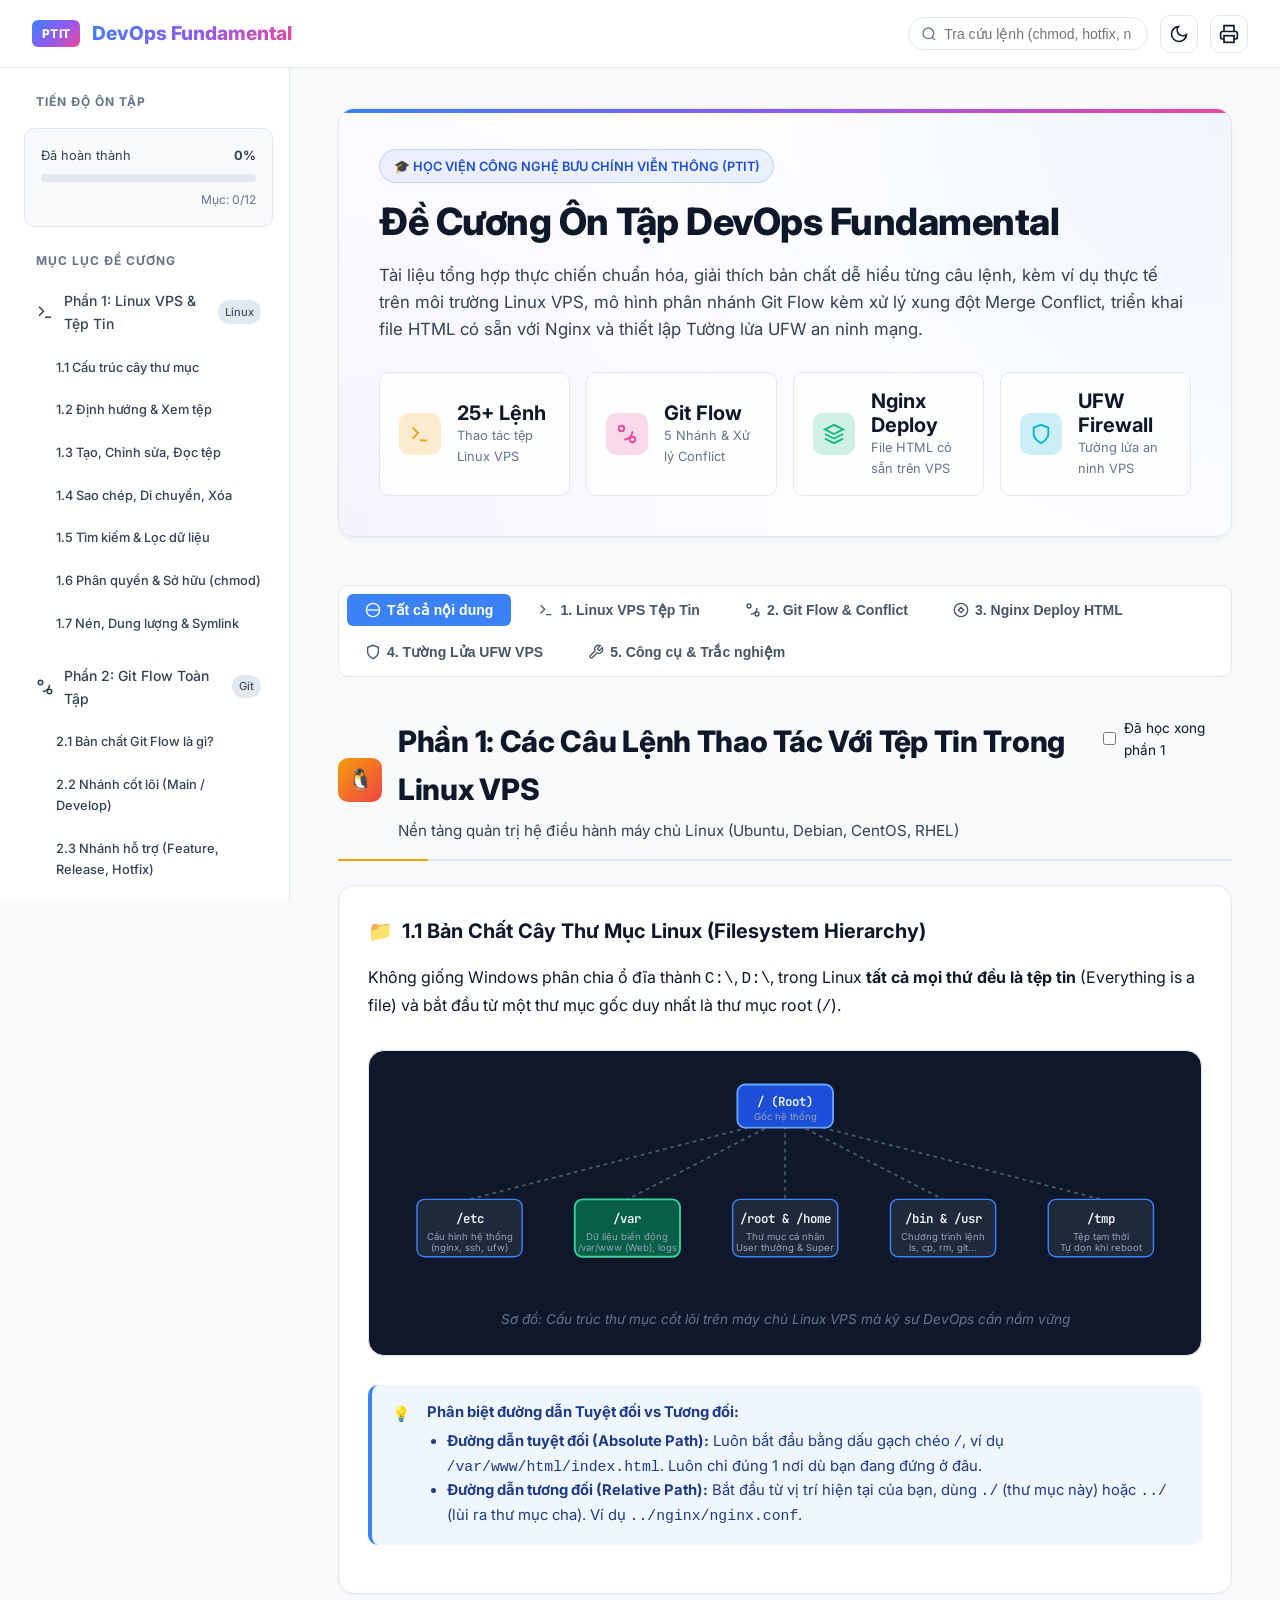
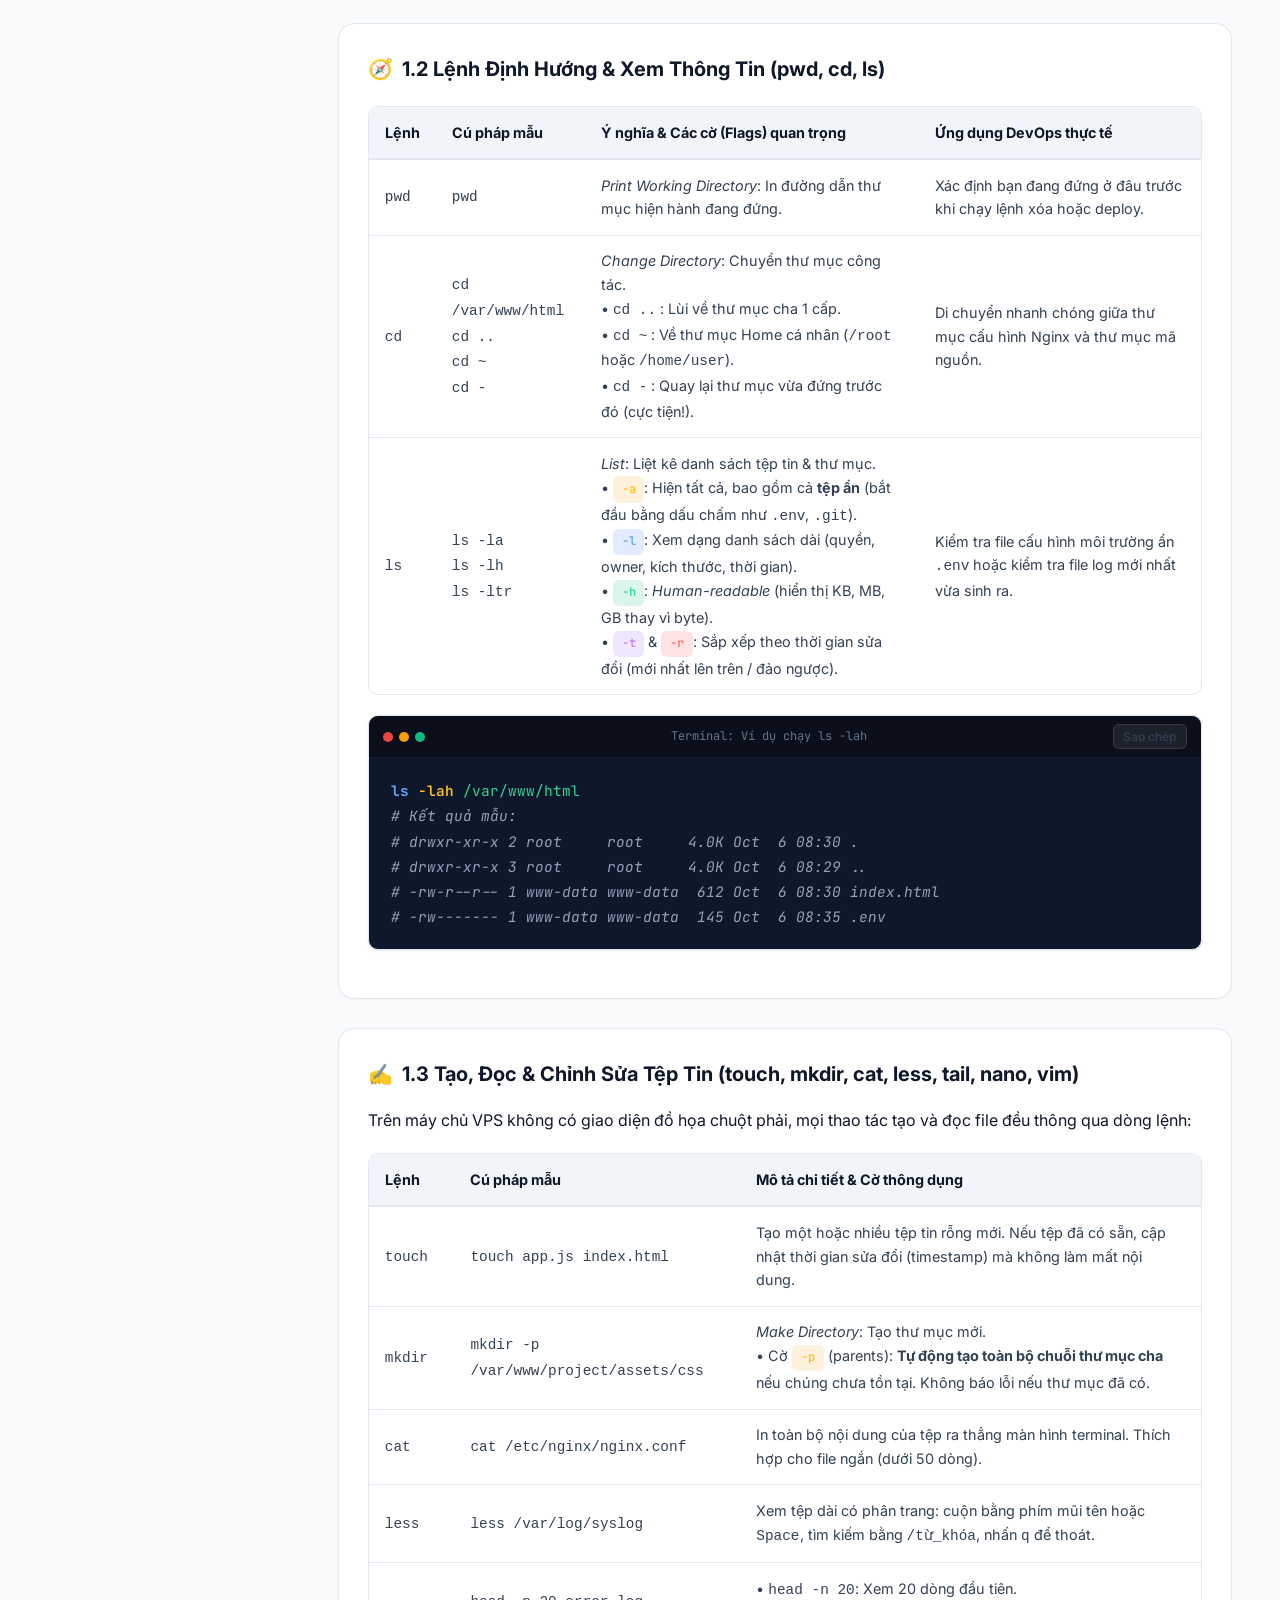
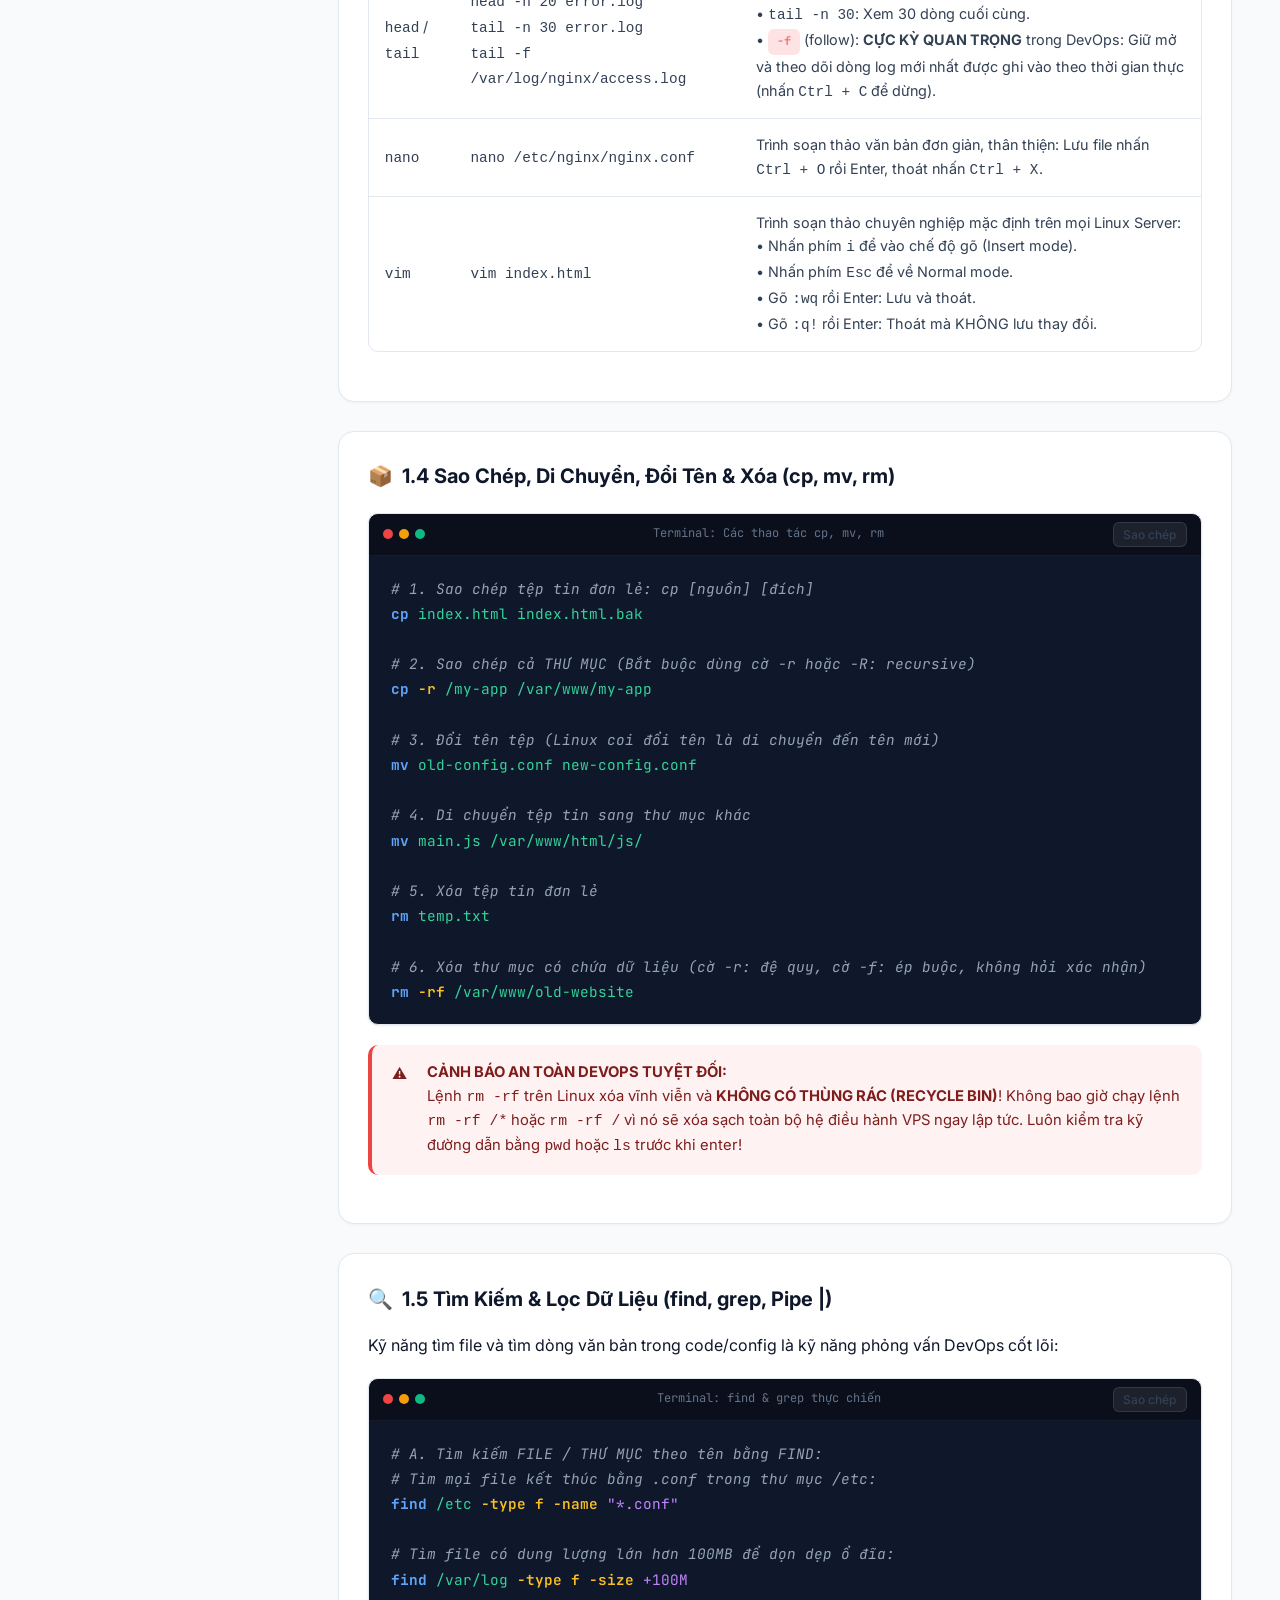
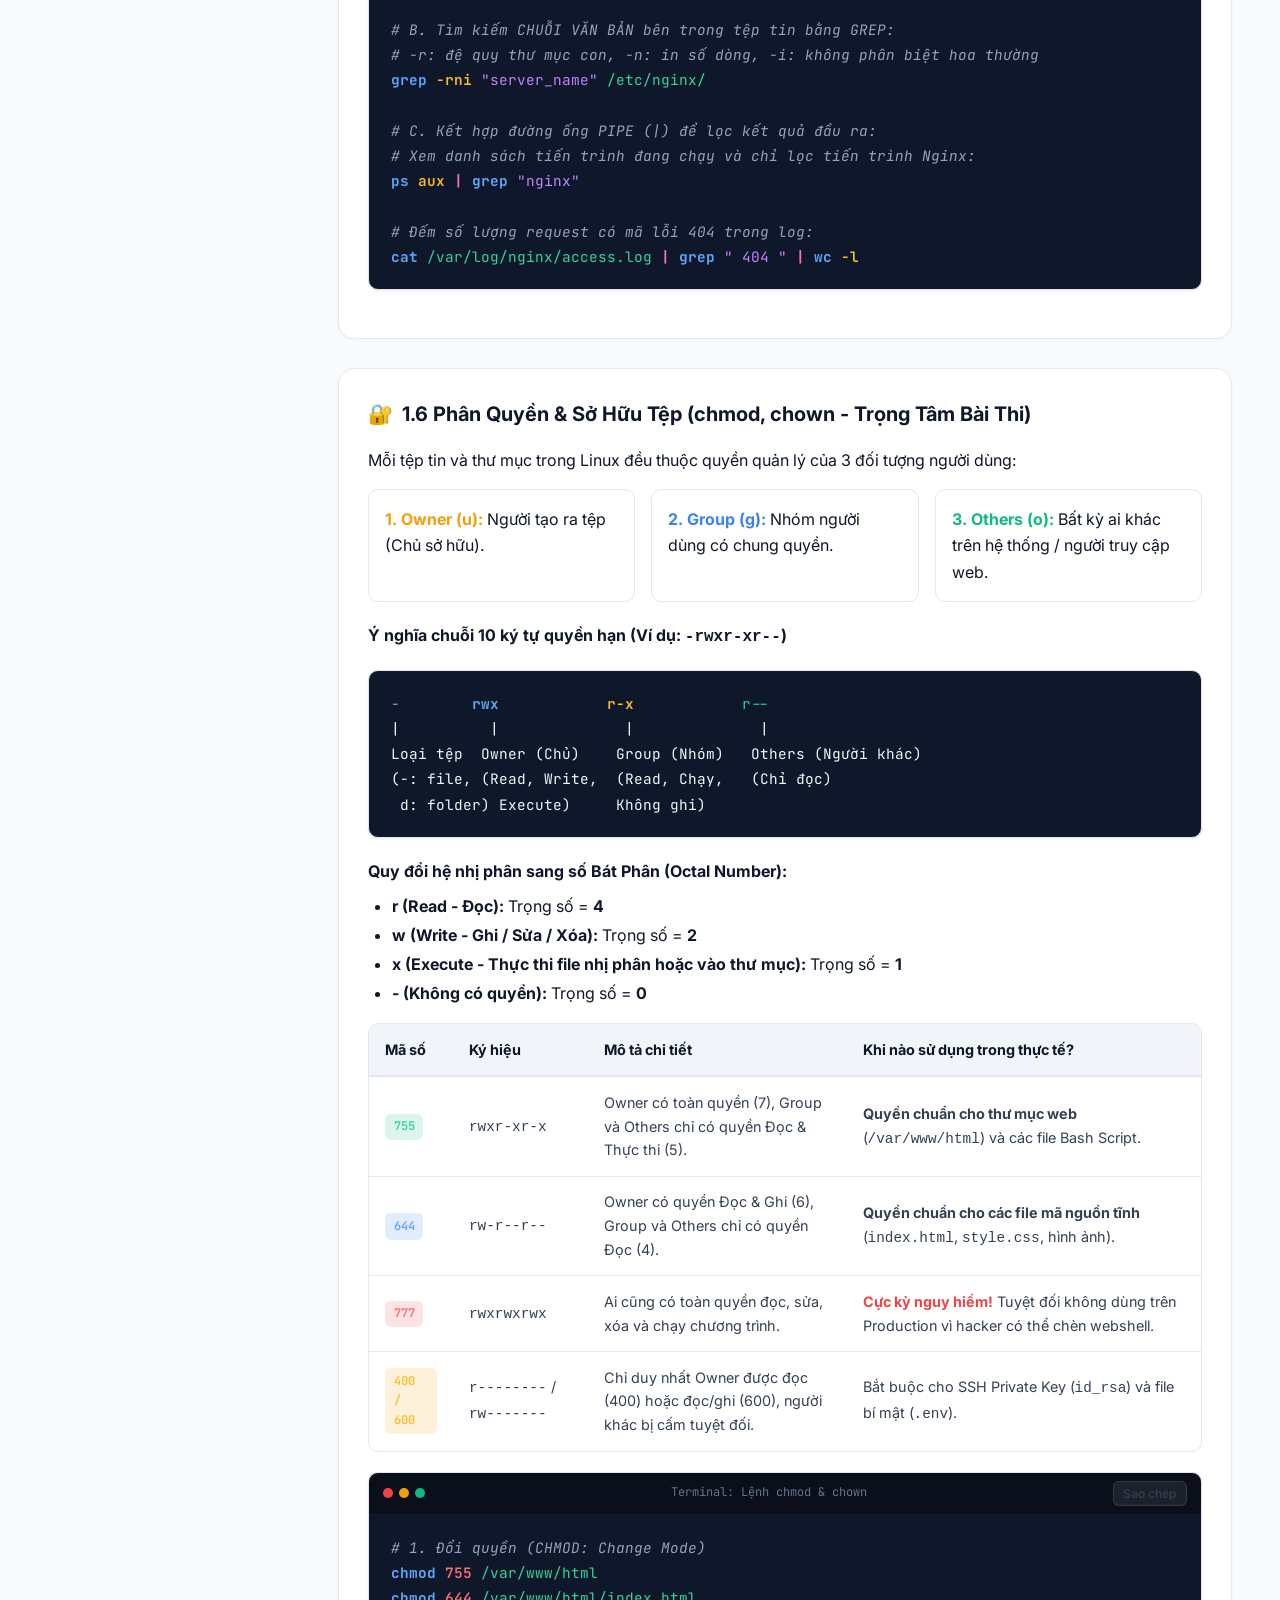
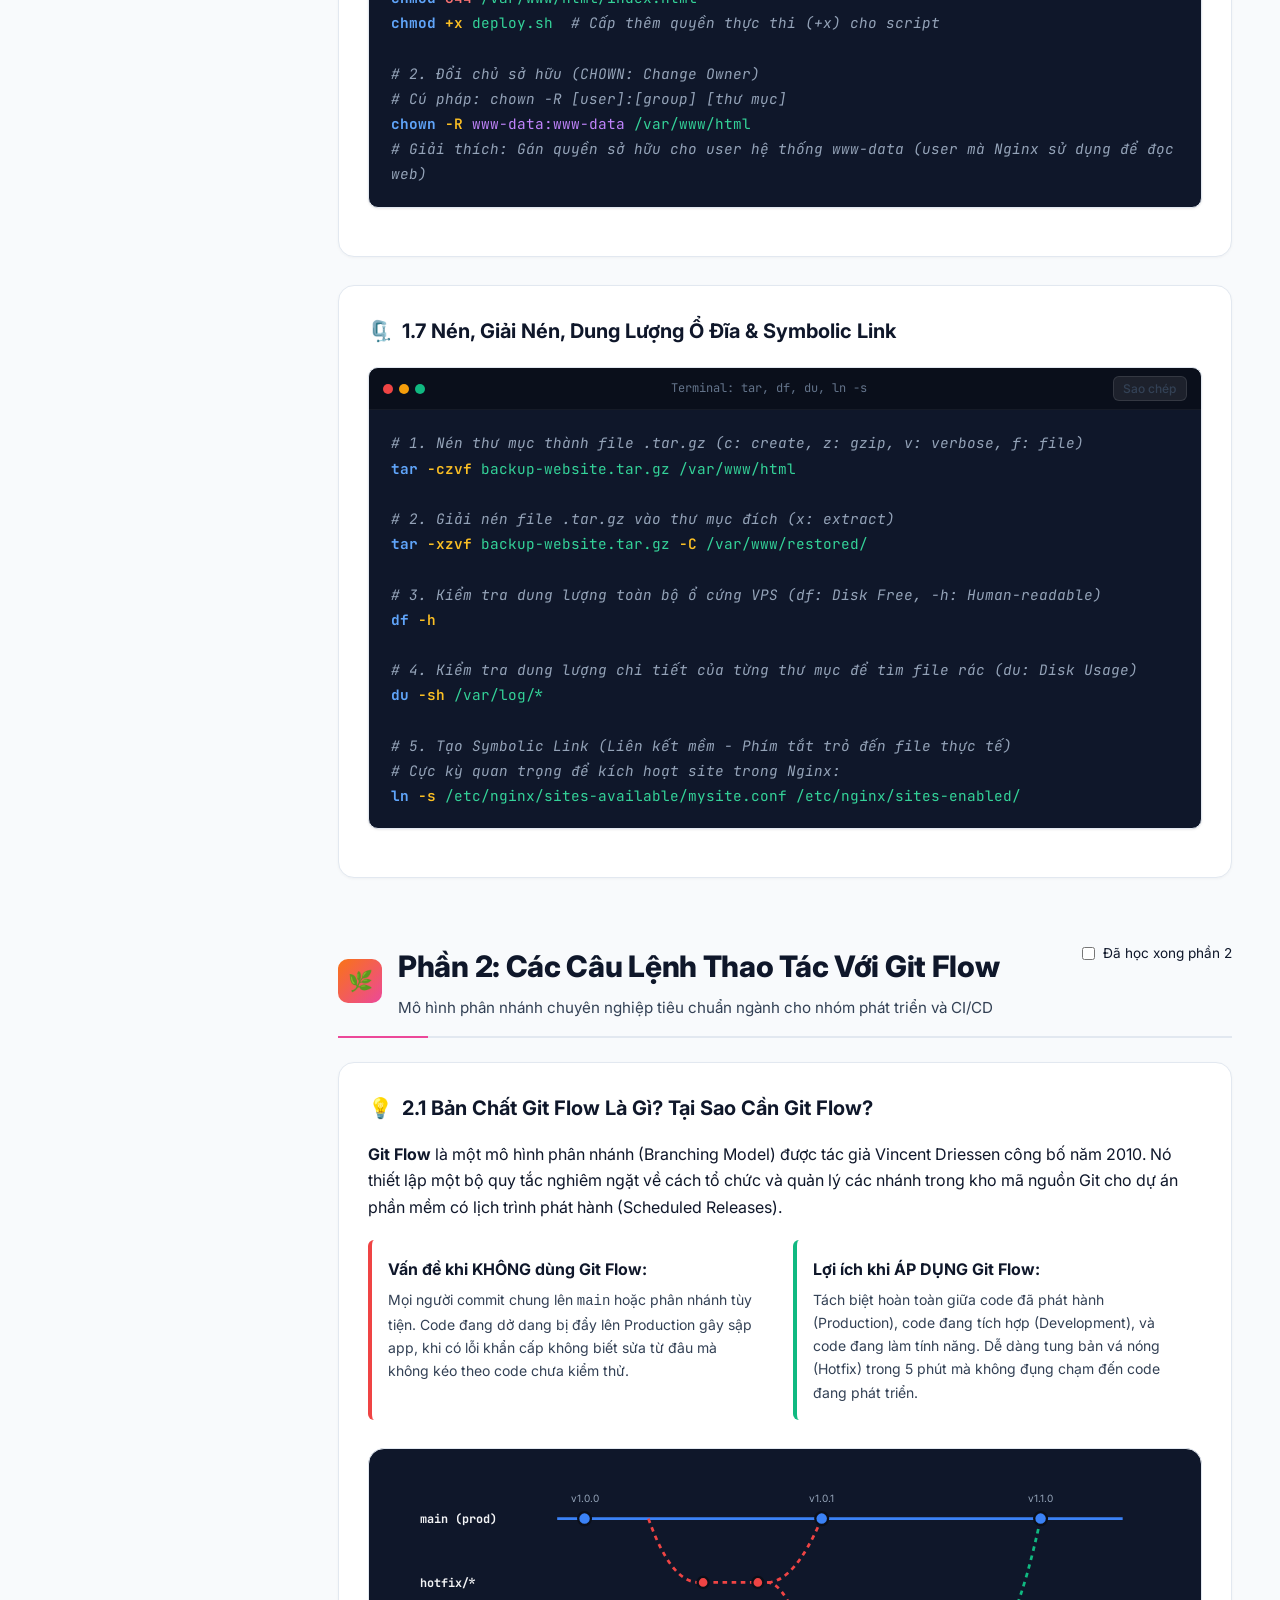
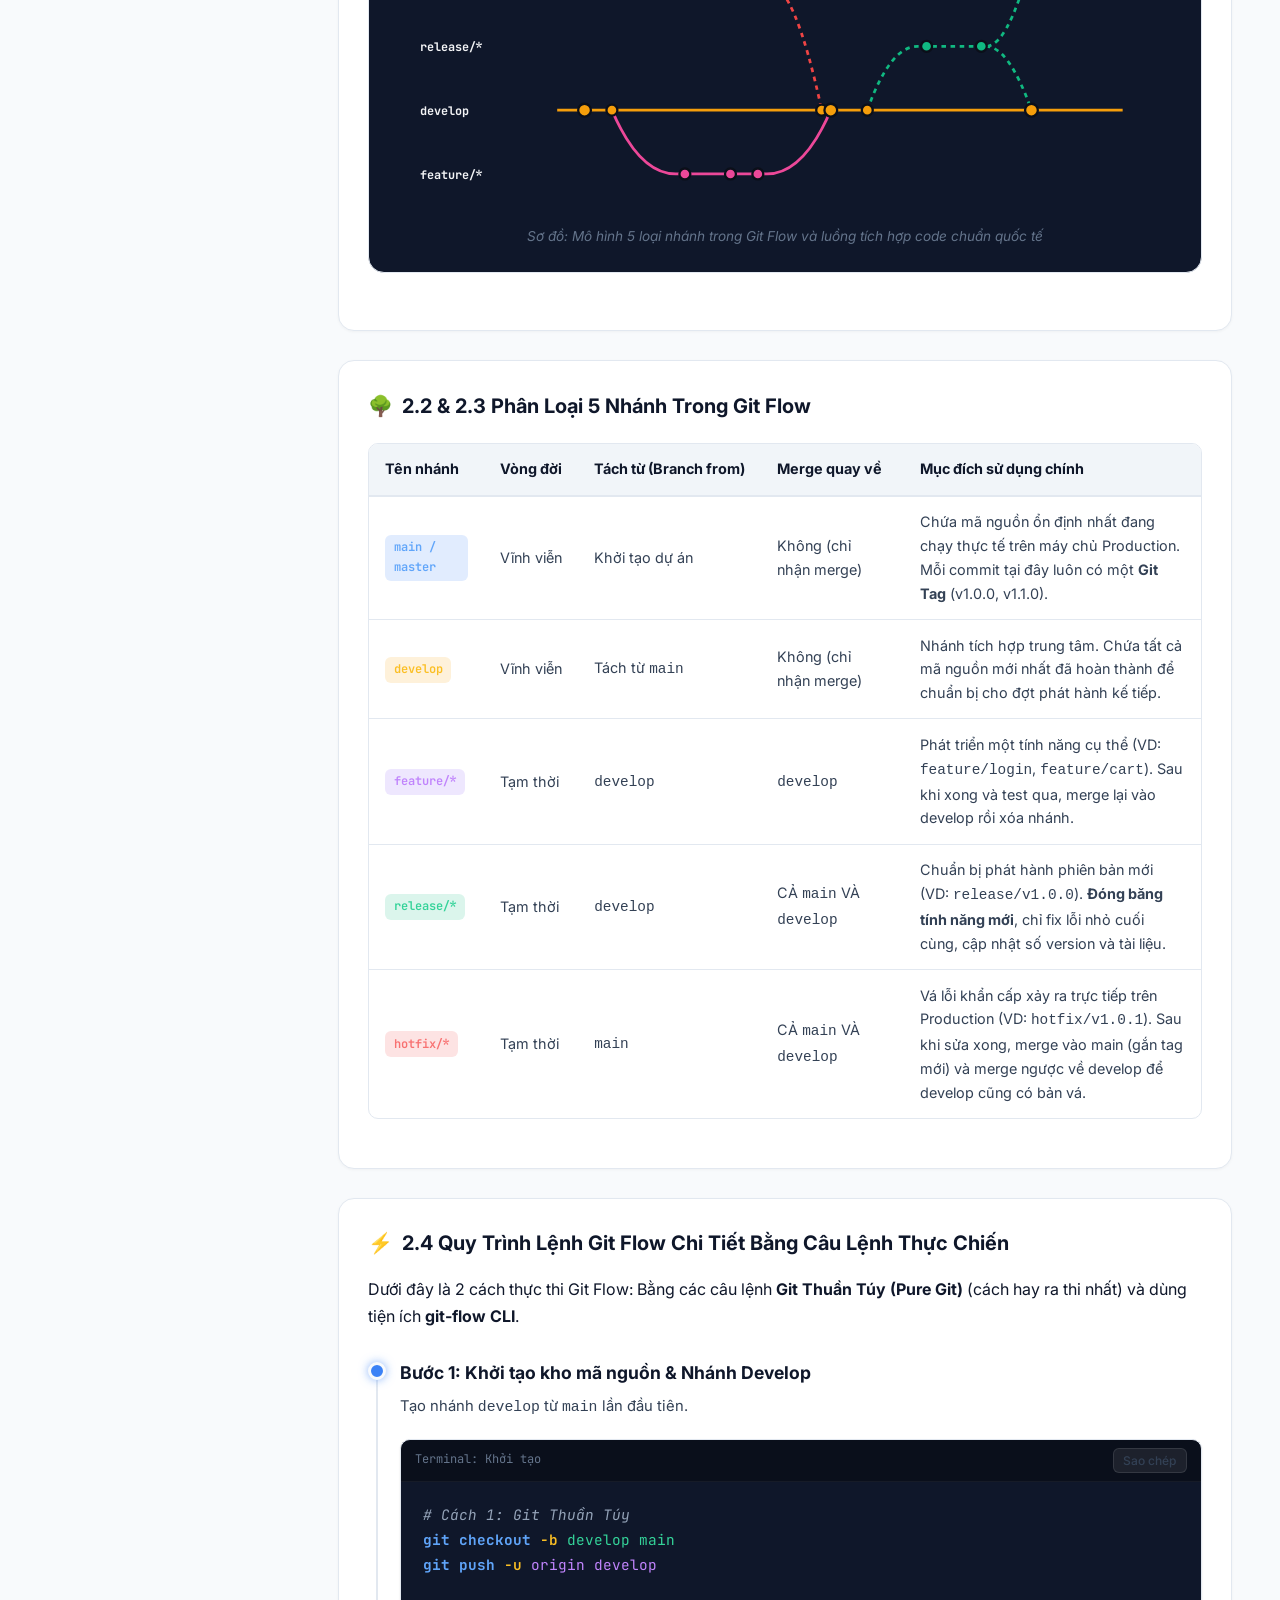
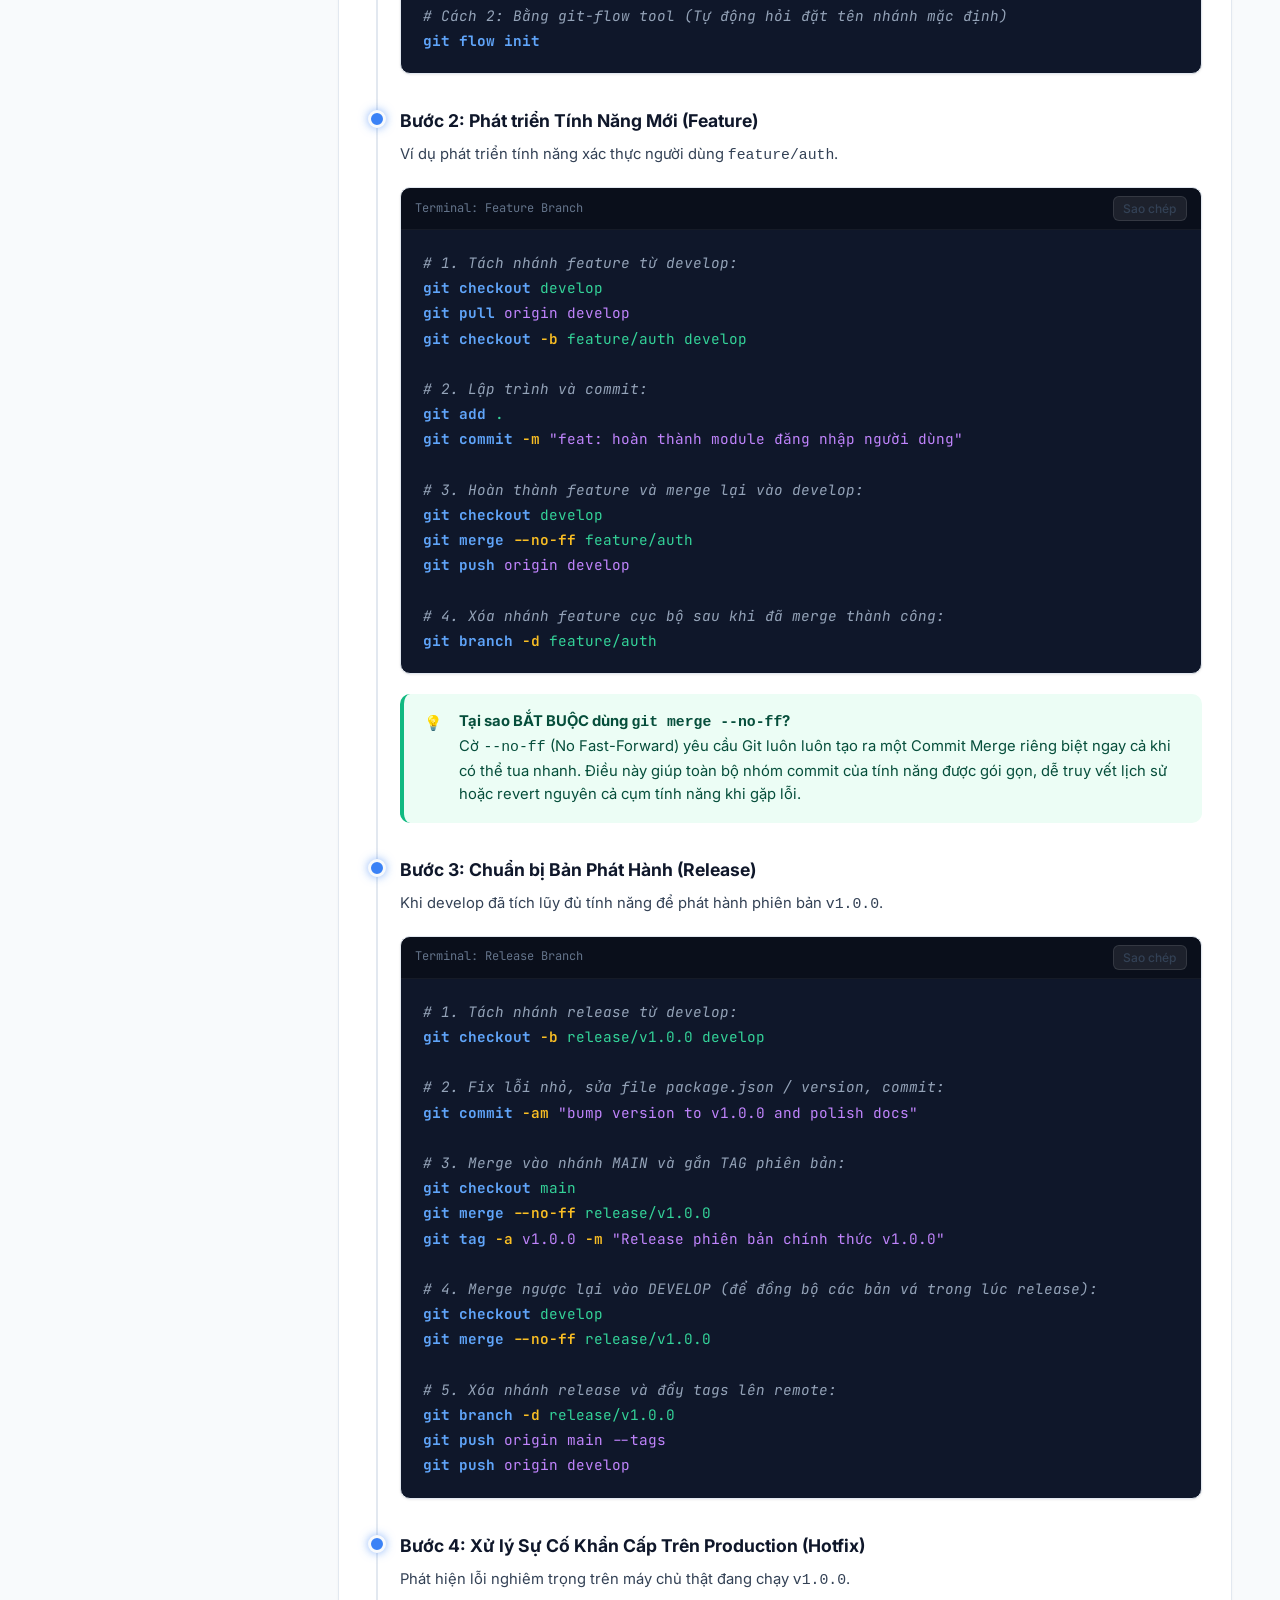
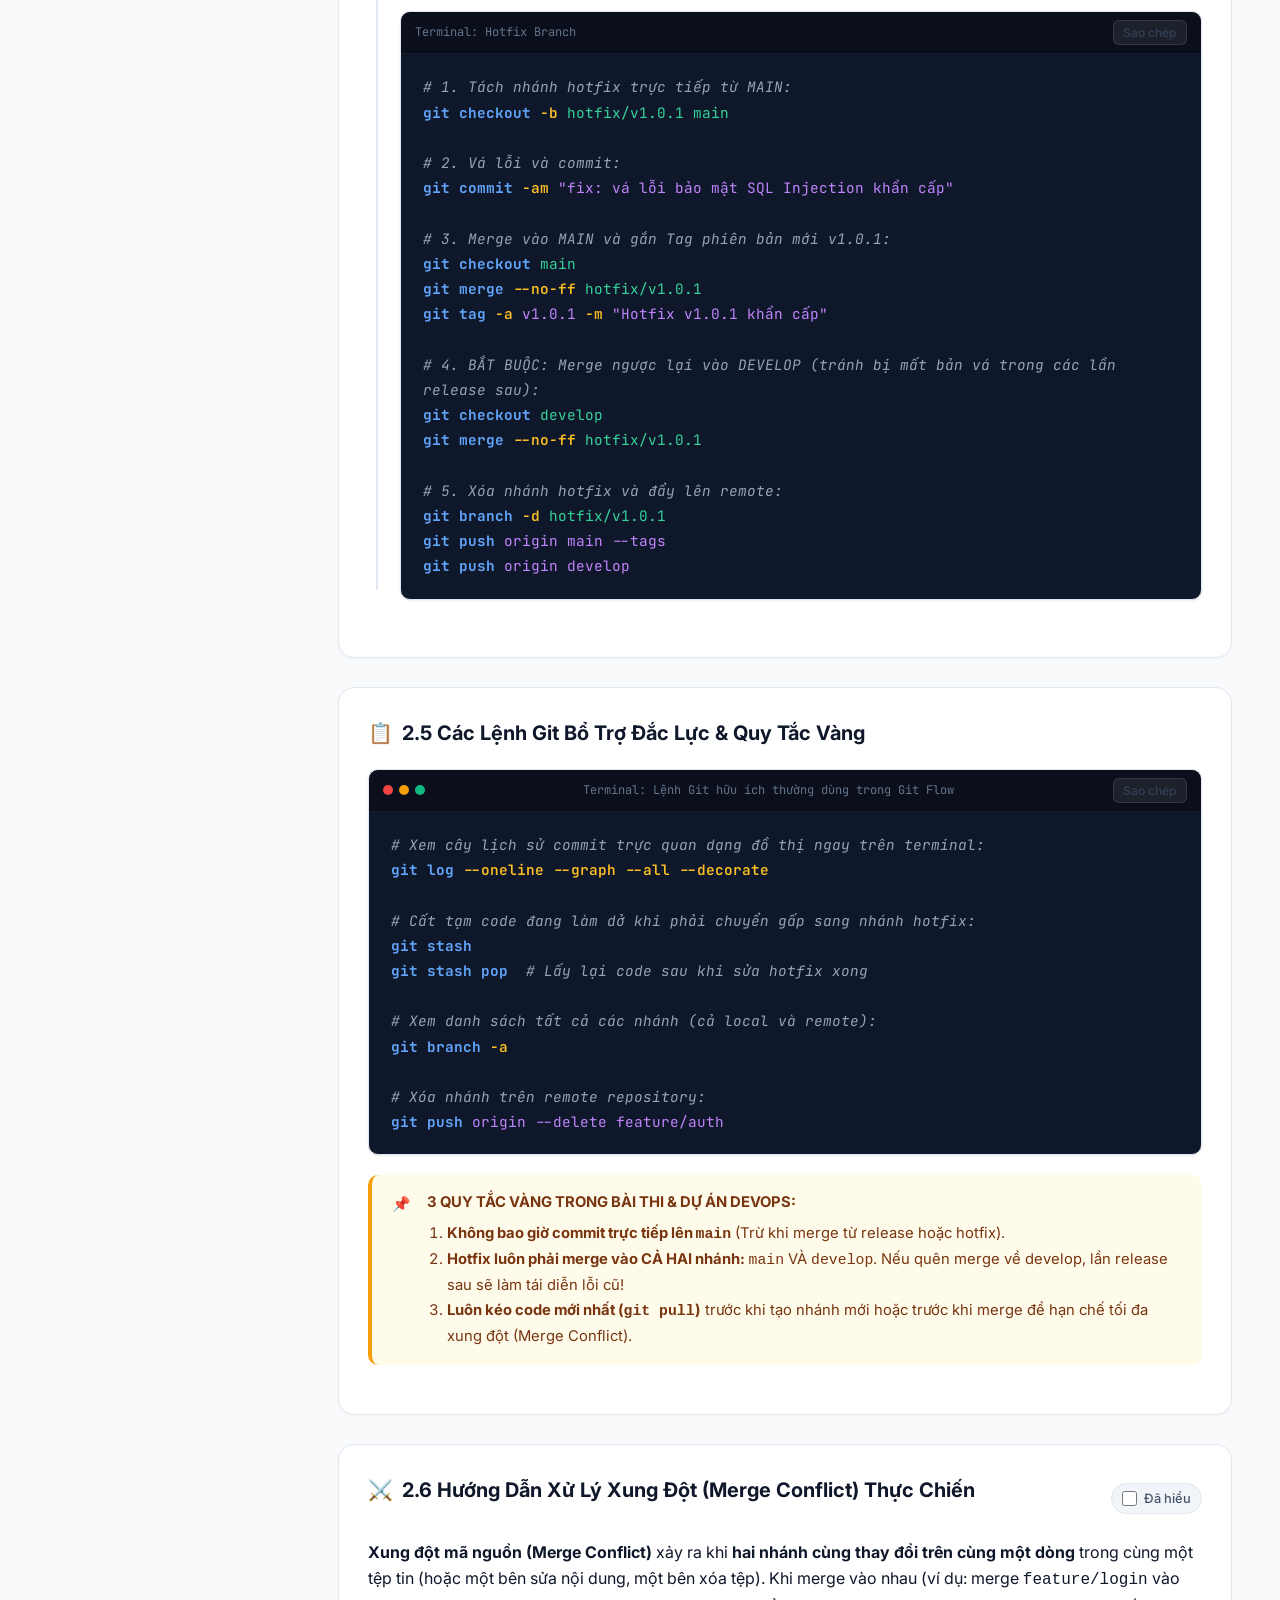
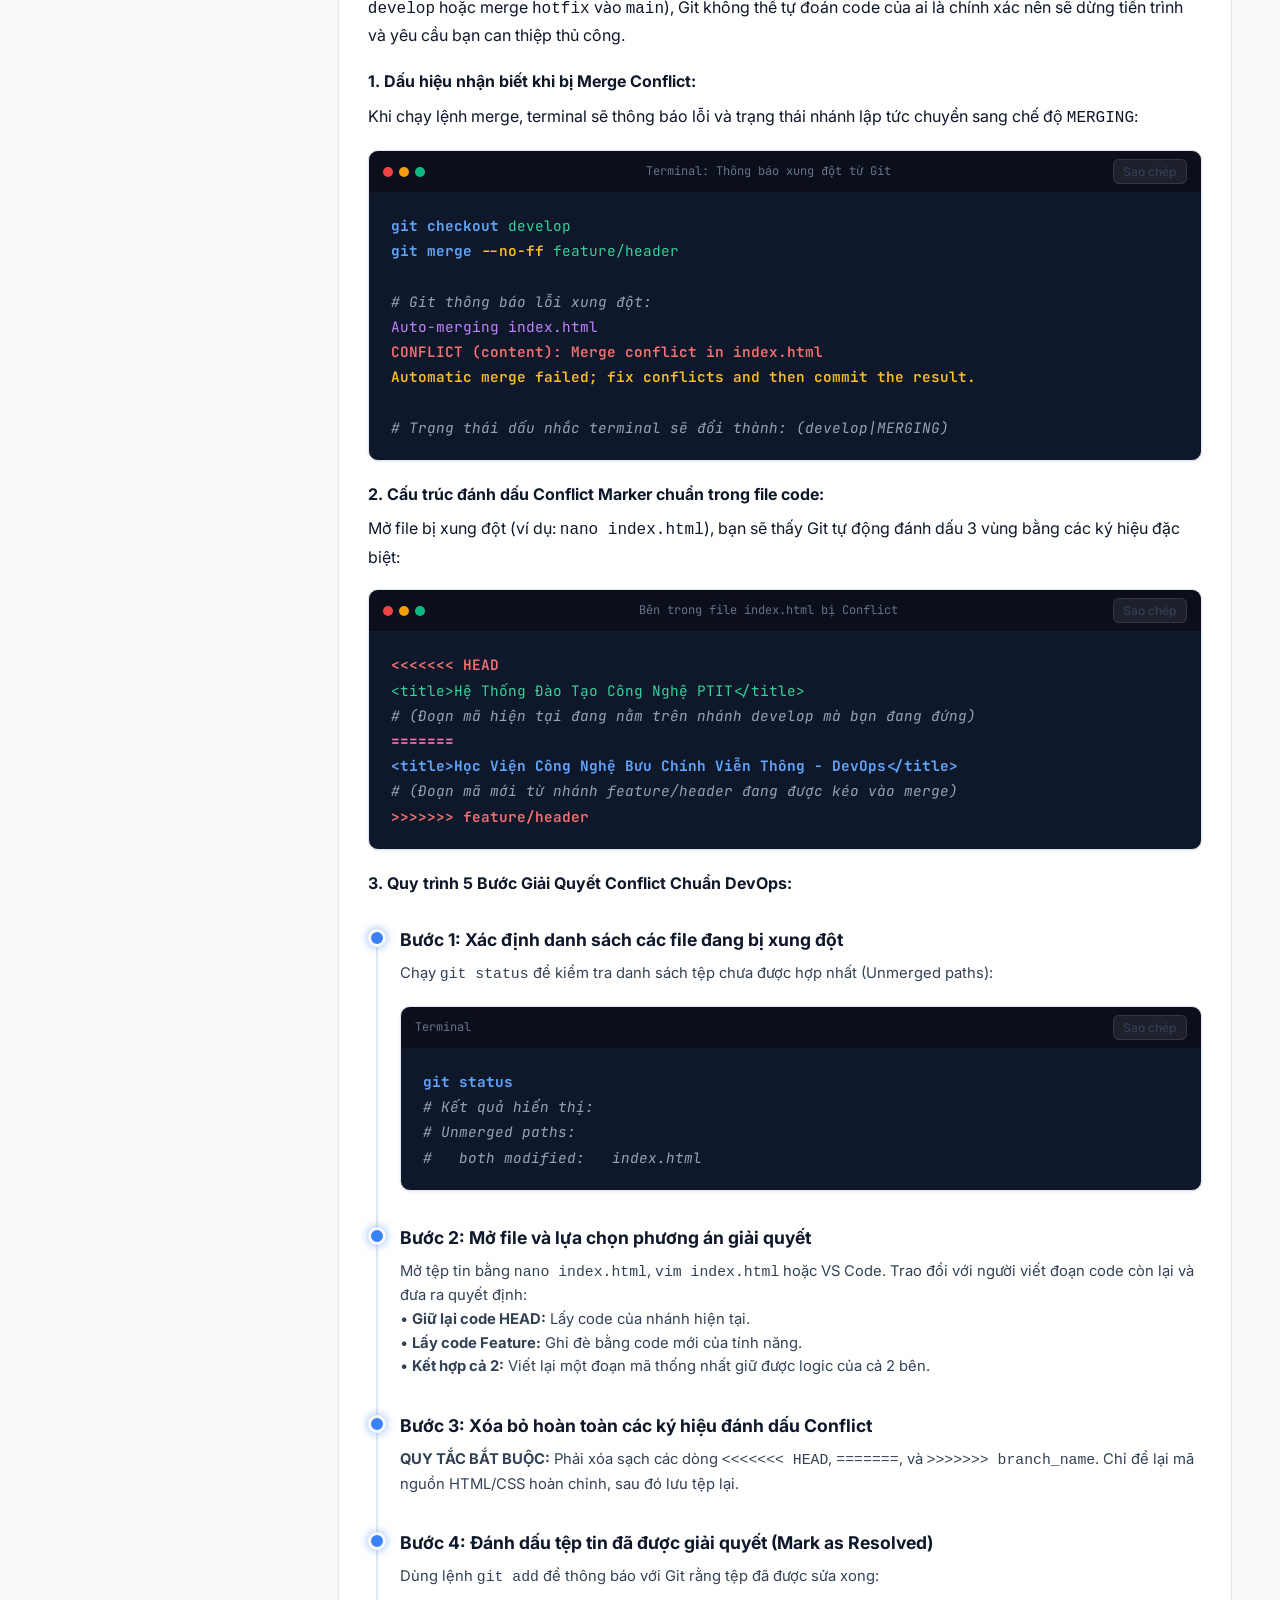
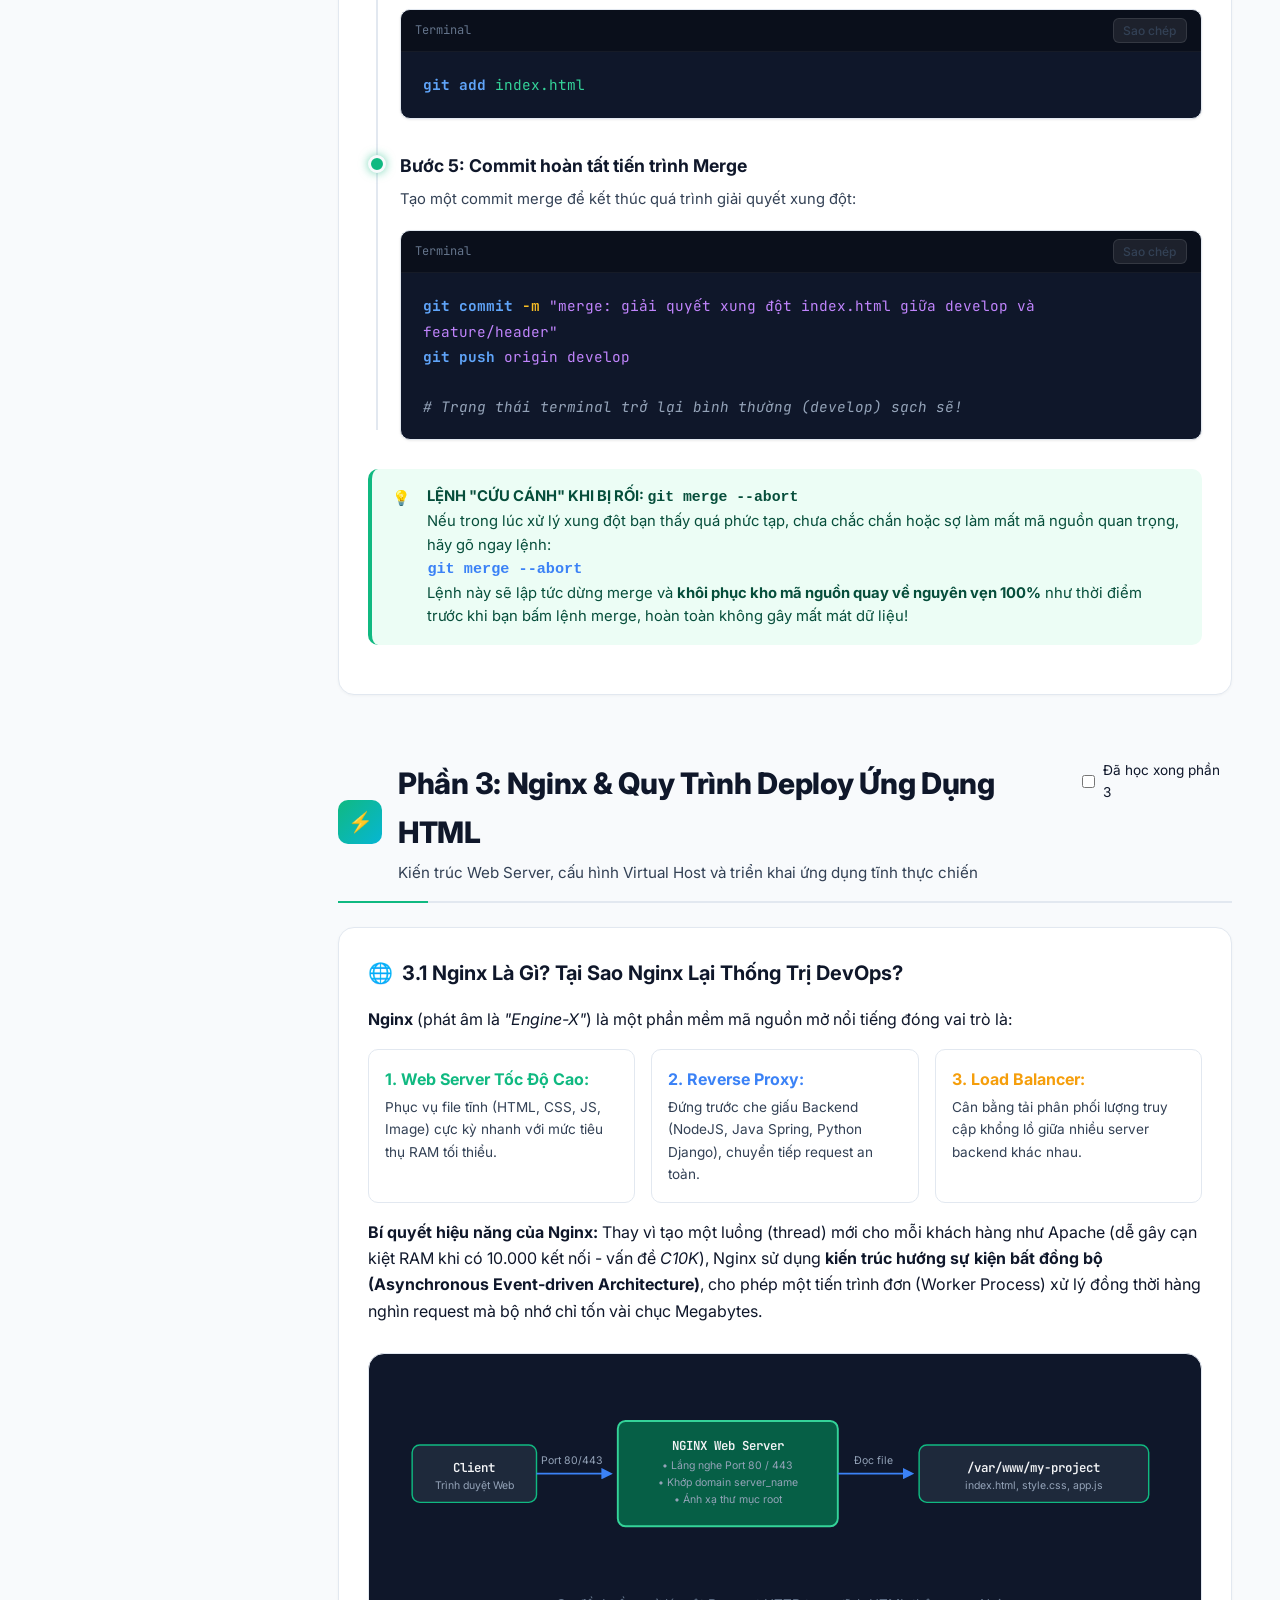
<file: de_cuong_on_tap_devops_ptit.html>
<!DOCTYPE html>
<html lang="vi" data-theme="light">
<head>
  <meta charset="UTF-8">
  <meta name="viewport" content="width=device-width, initial-scale=1.0">
  <title>Đề Cương Ôn Tập DevOps Fundamental - Linux VPS, Git Flow & Nginx Deploy | PTIT</title>
  <meta name="description" content="Đề cương ôn tập chi tiết, dễ hiểu môn DevOps Fundamental: Lệnh thao tác tệp tin Linux VPS, quy trình phân nhánh Git Flow, cấu hình và deploy website HTML với Nginx.">
  
  <!-- Google Fonts -->
  <link rel="preconnect" href="https://fonts.googleapis.com">
  <link rel="preconnect" href="https://fonts.gstatic.com" crossorigin>
  <link href="https://fonts.googleapis.com/css2?family=Inter:wght@400;500;600;700;800&family=JetBrains+Mono:wght@400;500;600;700&display=swap" rel="stylesheet">
  
  <!-- Stylesheet -->
  <style>
/* ===================================================================
   ĐỀ CƯƠNG ÔN TẬP DEVOPS FUNDAMENTAL - PTIT
   Chủ đề: Linux VPS File Commands | Git Flow | Nginx Deployment
   Design System & Styling
   =================================================================== */

:root {
  /* Color Palette - Dark Mode (Default) */
  --bg-primary: #0b0f19;
  --bg-secondary: #111827;
  --bg-card: #1a2234;
  --bg-card-hover: #222d42;
  --bg-input: #151d2d;
  --bg-code: #0d121f;

  --border-color: rgba(255, 255, 255, 0.08);
  --border-focus: #3b82f6;

  --text-primary: #f3f4f6;
  --text-secondary: #9ca3af;
  --text-muted: #6b7280;
  --text-accent: #60a5fa;

  /* Brand Accents */
  --accent-blue: #3b82f6;
  --accent-cyan: #06b6d4;
  --accent-green: #10b981;
  --accent-yellow: #f59e0b;
  --accent-red: #ef4444;
  --accent-purple: #8b5cf6;
  --accent-pink: #ec4899;

  /* Gradients */
  --gradient-linux: linear-gradient(135deg, #f59e0b 0%, #ef4444 100%);
  --gradient-git: linear-gradient(135deg, #f97316 0%, #ec4899 100%);
  --gradient-nginx: linear-gradient(135deg, #10b981 0%, #06b6d4 100%);
  --gradient-hero: linear-gradient(135deg, #3b82f6 0%, #8b5cf6 50%, #ec4899 100%);
  --gradient-badge: linear-gradient(135deg, rgba(59, 130, 246, 0.2), rgba(139, 92, 246, 0.2));

  /* Shadows */
  --shadow-sm: 0 2px 4px rgba(0, 0, 0, 0.3);
  --shadow-md: 0 4px 12px rgba(0, 0, 0, 0.4);
  --shadow-lg: 0 10px 25px -5px rgba(0, 0, 0, 0.5), 0 8px 10px -6px rgba(0, 0, 0, 0.4);
  --shadow-glow-blue: 0 0 25px rgba(59, 130, 246, 0.25);
  --shadow-glow-green: 0 0 25px rgba(16, 185, 129, 0.25);

  /* Typography & Layout */
  --font-sans: 'Inter', -apple-system, BlinkMacSystemFont, 'Segoe UI', Roboto, sans-serif;
  --font-mono: 'JetBrains Mono', 'Fira Code', Consolas, 'Courier New', monospace;
  --sidebar-width: 290px;
  --radius-sm: 6px;
  --radius-md: 10px;
  --radius-lg: 16px;
  --radius-full: 9999px;
  --transition: all 0.25s cubic-bezier(0.4, 0, 0.2, 1);
}

/* Light Mode Overrides (Bright, Clean, High Contrast) */
[data-theme="light"] {
  --bg-primary: #f8fafc;
  --bg-secondary: #f1f5f9;
  --bg-card: #ffffff;
  --bg-card-hover: #f1f5f9;
  --bg-input: #ffffff;
  --bg-code: #0f172a;

  --border-color: #e2e8f0;
  --border-focus: #2563eb;

  --text-primary: #0f172a;
  --text-secondary: #334155;
  --text-muted: #64748b;
  --text-accent: #2563eb;

  --shadow-sm: 0 1px 3px rgba(0, 0, 0, 0.05), 0 1px 2px rgba(0, 0, 0, 0.03);
  --shadow-md: 0 4px 6px -1px rgba(0, 0, 0, 0.07), 0 2px 4px -2px rgba(0, 0, 0, 0.04);
  --shadow-lg: 0 10px 15px -3px rgba(0, 0, 0, 0.07), 0 4px 6px -4px rgba(0, 0, 0, 0.03);
  --shadow-glow-blue: 0 0 20px rgba(37, 99, 235, 0.12);
  --shadow-glow-green: 0 0 20px rgba(16, 185, 129, 0.12);
}

/* Light Theme Component Overrides */
[data-theme="light"] .top-navbar {
  background: rgba(255, 255, 255, 0.95);
  border-bottom: 1px solid #e2e8f0;
  box-shadow: 0 1px 3px rgba(0, 0, 0, 0.04);
}

[data-theme="light"] .app-sidebar {
  background: #ffffff;
  border-right: 1px solid #e2e8f0;
}

[data-theme="light"] .sidebar-nav-link {
  color: #334155;
}

[data-theme="light"] .sidebar-nav-link:hover {
  background: #f1f5f9;
  color: #0f172a;
}

[data-theme="light"] .sidebar-nav-link.active {
  background: #2563eb;
  color: #ffffff;
}

[data-theme="light"] .sidebar-badge {
  background: #e2e8f0;
  color: #475569;
}

[data-theme="light"] .sidebar-progress {
  background: #f8fafc;
  border-color: #e2e8f0;
}

[data-theme="light"] .progress-bar-bg {
  background: #e2e8f0;
}

[data-theme="light"] .hero-banner {
  background: radial-gradient(circle at top right, rgba(59, 130, 246, 0.08), transparent 60%),
              radial-gradient(circle at bottom left, rgba(139, 92, 246, 0.08), transparent 60%),
              #ffffff;
  border: 1px solid #e2e8f0;
  box-shadow: 0 4px 6px -1px rgba(0, 0, 0, 0.05);
}

[data-theme="light"] .hero-tag {
  background: rgba(37, 99, 235, 0.08);
  border-color: rgba(37, 99, 235, 0.2);
  color: #1d4ed8;
}

[data-theme="light"] .hero-desc {
  color: #334155;
}

[data-theme="light"] .hero-stat-card {
  background: #f8fafc;
  border: 1px solid #e2e8f0;
}

[data-theme="light"] .stat-number {
  color: #0f172a;
}

[data-theme="light"] .filter-container {
  background: #ffffff;
  border: 1px solid #e2e8f0;
}

[data-theme="light"] .filter-btn {
  color: #475569;
}

[data-theme="light"] .filter-btn:hover {
  background: #f1f5f9;
  color: #0f172a;
}

[data-theme="light"] .content-card {
  background: #ffffff;
  border: 1px solid #e2e8f0;
  box-shadow: 0 1px 3px rgba(0, 0, 0, 0.04);
}

[data-theme="light"] .content-card:hover {
  border-color: #cbd5e1;
  box-shadow: 0 4px 12px rgba(0, 0, 0, 0.06);
}

[data-theme="light"] .card-title {
  color: #0f172a;
}

[data-theme="light"] .callout-info {
  background: #eff6ff;
  border-left-color: #3b82f6;
  color: #1e3a8a;
}

[data-theme="light"] .callout-tip {
  background: #ecfdf5;
  border-left-color: #10b981;
  color: #064e3b;
}

[data-theme="light"] .callout-warning {
  background: #fffbeb;
  border-left-color: #f59e0b;
  color: #78350f;
}

[data-theme="light"] .callout-danger {
  background: #fef2f2;
  border-left-color: #ef4444;
  color: #7f1d1d;
}

[data-theme="light"] .data-table th {
  background: #f1f5f9;
  color: #0f172a;
  border-bottom: 2px solid #e2e8f0;
}

[data-theme="light"] .data-table td {
  color: #334155;
  border-bottom: 1px solid #e2e8f0;
}

[data-theme="light"] .data-table tbody tr:hover {
  background: #f8fafc;
}

[data-theme="light"] .quiz-section {
  background: #ffffff;
  border: 1px solid #e2e8f0;
}

[data-theme="light"] .quiz-question-card {
  background: #f8fafc;
  border: 1px solid #e2e8f0;
}

[data-theme="light"] .quiz-q-text {
  color: #0f172a;
}

[data-theme="light"] .quiz-option-btn {
  background: #ffffff;
  border: 1px solid #e2e8f0;
  color: #334155;
}

[data-theme="light"] .quiz-option-btn:hover {
  background: #eff6ff;
  color: #1d4ed8;
  border-color: #3b82f6;
}

[data-theme="light"] .quiz-explanation {
  background: #f1f5f9;
  color: #334155;
}

[data-theme="light"] .calc-card {
  background: #ffffff;
  border: 1px solid #e2e8f0;
}

[data-theme="light"] .calc-column {
  background: #f8fafc;
  border: 1px solid #e2e8f0;
}

[data-theme="light"] .calc-column-title {
  color: #1d4ed8;
}

[data-theme="light"] .calc-checkbox-label {
  color: #334155;
}

[data-theme="light"] .calc-checkbox-label:hover {
  background: #f1f5f9;
}

[data-theme="light"] .check-badge {
  background: #f1f5f9;
  border-color: #e2e8f0;
  color: #475569;
}

[data-theme="light"] .check-badge:hover {
  background: #ecfdf5;
  color: #065f46;
  border-color: #10b981;
}

[data-theme="light"] .check-badge.checked {
  background: #dcfce7;
  color: #15803d;
  border-color: #86efac;
}

/* Base Styles & Reset */
*, *::before, *::after {
  box-sizing: border-box;
  margin: 0;
  padding: 0;
}

html {
  scroll-behavior: smooth;
  font-size: 16px;
  scroll-padding-top: 85px;
}

.topic-section,
.content-card,
[id] {
  scroll-margin-top: 85px;
}

:target {
  scroll-margin-top: 85px;
  animation: highlightTarget 1.2s ease-out;
}

@keyframes highlightTarget {
  0% {
    background-color: rgba(59, 130, 246, 0.15);
  }
  100% {
    background-color: transparent;
  }
}

body {
  font-family: var(--font-sans);
  background-color: var(--bg-primary);
  color: var(--text-primary);
  line-height: 1.65;
  transition: background-color 0.3s ease, color 0.3s ease;
  overflow-x: hidden;
}

/* Custom Scrollbar */
::-webkit-scrollbar {
  width: 8px;
  height: 8px;
}

::-webkit-scrollbar-track {
  background: var(--bg-primary);
}

::-webkit-scrollbar-thumb {
  background: var(--bg-card-hover);
  border-radius: 4px;
}

::-webkit-scrollbar-thumb:hover {
  background: var(--accent-blue);
}

/* Reading Progress Bar */
#reading-progress {
  position: fixed;
  top: 0;
  left: 0;
  height: 3px;
  width: 0%;
  background: var(--gradient-hero);
  z-index: 1000;
  transition: width 0.1s ease-out;
}

/* Header & Navbar */
.top-navbar {
  position: sticky;
  top: 0;
  left: 0;
  right: 0;
  height: 68px;
  background: rgba(11, 15, 25, 0.85);
  backdrop-filter: blur(12px);
  -webkit-backdrop-filter: blur(12px);
  border-bottom: 1px solid var(--border-color);
  z-index: 900;
  display: flex;
  align-items: center;
  justify-content: space-between;
  padding: 0 2rem;
  transition: var(--transition);
}

[data-theme="light"] .top-navbar {
  background: rgba(255, 255, 255, 0.9);
}

.nav-brand {
  display: flex;
  align-items: center;
  gap: 0.75rem;
  text-decoration: none;
  color: var(--text-primary);
  font-weight: 700;
  font-size: 1.2rem;
}

.brand-badge {
  background: var(--gradient-hero);
  color: #fff;
  padding: 0.25rem 0.6rem;
  border-radius: var(--radius-sm);
  font-size: 0.75rem;
  font-weight: 800;
  letter-spacing: 0.5px;
}

.brand-title {
  background: var(--gradient-hero);
  -webkit-background-clip: text;
  background-clip: text;
  -webkit-text-fill-color: transparent;
  font-weight: 800;
}

.nav-controls {
  display: flex;
  align-items: center;
  gap: 0.75rem;
}

.nav-search {
  position: relative;
  display: flex;
  align-items: center;
}

.nav-search input {
  background: var(--bg-input);
  border: 1px solid var(--border-color);
  color: var(--text-primary);
  padding: 0.45rem 1rem 0.45rem 2.2rem;
  border-radius: var(--radius-full);
  font-size: 0.875rem;
  width: 240px;
  transition: var(--transition);
  outline: none;
}

.nav-search input:focus {
  border-color: var(--accent-blue);
  box-shadow: 0 0 0 3px rgba(59, 130, 246, 0.2);
  width: 300px;
}

.nav-search svg {
  position: absolute;
  left: 0.8rem;
  color: var(--text-muted);
  width: 16px;
  height: 16px;
  pointer-events: none;
}

.btn-icon {
  background: var(--bg-card);
  border: 1px solid var(--border-color);
  color: var(--text-primary);
  width: 38px;
  height: 38px;
  border-radius: var(--radius-md);
  display: inline-flex;
  align-items: center;
  justify-content: center;
  cursor: pointer;
  transition: var(--transition);
}

.btn-icon:hover {
  background: var(--bg-card-hover);
  border-color: var(--accent-blue);
  color: var(--accent-blue);
}

.mobile-nav-toggle {
  display: none;
}

/* Main Container Layout */
.app-container {
  display: flex;
  max-width: 1560px;
  margin: 0 auto;
  position: relative;
}

/* Sidebar Navigation */
.app-sidebar {
  width: var(--sidebar-width);
  min-width: var(--sidebar-width);
  height: calc(100vh - 68px);
  position: sticky;
  top: 68px;
  overflow-y: auto;
  padding: 1.5rem 1rem 2rem 1.5rem;
  border-right: 1px solid var(--border-color);
  background: var(--bg-primary);
  z-index: 100;
}

.sidebar-section-title {
  font-size: 0.75rem;
  text-transform: uppercase;
  letter-spacing: 1px;
  color: var(--text-muted);
  margin-bottom: 0.6rem;
  padding-left: 0.75rem;
  font-weight: 700;
}

.sidebar-nav-list {
  list-style: none;
  margin-bottom: 1.5rem;
}

.sidebar-nav-item {
  margin-bottom: 0.25rem;
}

.sidebar-nav-link {
  display: flex;
  align-items: center;
  gap: 0.65rem;
  padding: 0.55rem 0.75rem;
  border-radius: var(--radius-md);
  text-decoration: none;
  color: var(--text-secondary);
  font-size: 0.875rem;
  font-weight: 500;
  transition: var(--transition);
}

.sidebar-nav-link:hover {
  color: var(--text-primary);
  background: var(--bg-card);
  transform: translateX(3px);
}

.sidebar-nav-link.active {
  color: #fff;
  background: var(--accent-blue);
  font-weight: 600;
  box-shadow: 0 4px 12px rgba(59, 130, 246, 0.3);
}

.sidebar-nav-link .icon {
  width: 18px;
  height: 18px;
  flex-shrink: 0;
}

.sidebar-badge {
  margin-left: auto;
  font-size: 0.7rem;
  padding: 0.15rem 0.45rem;
  border-radius: var(--radius-full);
  background: rgba(255, 255, 255, 0.1);
  color: inherit;
}

.sidebar-progress {
  background: var(--bg-card);
  border: 1px solid var(--border-color);
  border-radius: var(--radius-md);
  padding: 1rem;
  margin-top: 1rem;
}

.sidebar-progress-header {
  display: flex;
  justify-content: space-between;
  align-items: center;
  font-size: 0.8rem;
  color: var(--text-secondary);
  margin-bottom: 0.5rem;
}

.progress-bar-bg {
  width: 100%;
  height: 8px;
  background: var(--bg-input);
  border-radius: var(--radius-full);
  overflow: hidden;
}

.progress-bar-fill {
  height: 100%;
  width: 0%;
  background: var(--gradient-hero);
  border-radius: var(--radius-full);
  transition: width 0.4s ease;
}

/* Main Content Area */
.app-content {
  flex: 1;
  min-width: 0;
  padding: 2.5rem 3rem 5rem 3rem;
}

/* Hero Section */
.hero-banner {
  background: radial-gradient(circle at top right, rgba(59, 130, 246, 0.15), transparent 60%),
              radial-gradient(circle at bottom left, rgba(139, 92, 246, 0.15), transparent 60%),
              var(--bg-card);
  border: 1px solid var(--border-color);
  border-radius: var(--radius-lg);
  padding: 2.5rem;
  margin-bottom: 3rem;
  position: relative;
  overflow: hidden;
  box-shadow: var(--shadow-md);
}

.hero-banner::before {
  content: '';
  position: absolute;
  top: 0;
  left: 0;
  right: 0;
  height: 4px;
  background: var(--gradient-hero);
}

.hero-tag {
  display: inline-flex;
  align-items: center;
  gap: 0.5rem;
  background: var(--gradient-badge);
  border: 1px solid rgba(59, 130, 246, 0.3);
  color: var(--text-accent);
  padding: 0.35rem 0.85rem;
  border-radius: var(--radius-full);
  font-size: 0.8rem;
  font-weight: 600;
  margin-bottom: 1rem;
}

.hero-title {
  font-size: 2.35rem;
  font-weight: 800;
  line-height: 1.25;
  margin-bottom: 1rem;
  letter-spacing: -0.5px;
}

.hero-desc {
  font-size: 1.05rem;
  color: var(--text-secondary);
  max-width: 820px;
  margin-bottom: 1.8rem;
  line-height: 1.6;
}

.hero-stats {
  display: grid;
  grid-template-columns: repeat(auto-fit, minmax(180px, 1fr));
  gap: 1rem;
  margin-top: 1.5rem;
}

.hero-stat-card {
  background: rgba(0, 0, 0, 0.2);
  border: 1px solid var(--border-color);
  border-radius: var(--radius-md);
  padding: 1rem 1.2rem;
  display: flex;
  align-items: center;
  gap: 1rem;
}

[data-theme="light"] .hero-stat-card {
  background: rgba(255, 255, 255, 0.8);
}

.stat-icon {
  width: 42px;
  height: 42px;
  border-radius: var(--radius-md);
  display: flex;
  align-items: center;
  justify-content: center;
  flex-shrink: 0;
}

.stat-icon.linux { background: rgba(245, 158, 11, 0.2); color: var(--accent-yellow); }
.stat-icon.git { background: rgba(236, 72, 153, 0.2); color: var(--accent-pink); }
.stat-icon.nginx { background: rgba(16, 185, 129, 0.2); color: var(--accent-green); }

.stat-number {
  font-size: 1.25rem;
  font-weight: 700;
  line-height: 1.2;
}

.stat-label {
  font-size: 0.8rem;
  color: var(--text-muted);
}

/* Quick Filter Pills */
.filter-container {
  display: flex;
  align-items: center;
  gap: 0.6rem;
  margin-bottom: 2.5rem;
  flex-wrap: wrap;
  padding: 0.5rem;
  background: var(--bg-card);
  border: 1px solid var(--border-color);
  border-radius: var(--radius-md);
}

.filter-btn {
  background: transparent;
  border: none;
  color: var(--text-secondary);
  padding: 0.5rem 1.1rem;
  border-radius: var(--radius-sm);
  font-size: 0.875rem;
  font-weight: 600;
  cursor: pointer;
  transition: var(--transition);
  display: flex;
  align-items: center;
  gap: 0.4rem;
}

.filter-btn:hover {
  color: var(--text-primary);
  background: var(--bg-card-hover);
}

.filter-btn.active {
  background: var(--accent-blue);
  color: #fff;
}

/* Section Header Styles */
.topic-section {
  margin-bottom: 4rem;
  scroll-margin-top: 90px;
}

.section-header {
  display: flex;
  align-items: flex-start;
  justify-content: space-between;
  margin-bottom: 1.5rem;
  padding-bottom: 1rem;
  border-bottom: 2px solid var(--border-color);
  position: relative;
}

.section-header::after {
  content: '';
  position: absolute;
  bottom: -2px;
  left: 0;
  width: 90px;
  height: 2px;
  background: var(--accent-blue);
}

.topic-section.linux .section-header::after { background: var(--accent-yellow); }
.topic-section.git .section-header::after { background: var(--accent-pink); }
.topic-section.nginx .section-header::after { background: var(--accent-green); }
.topic-section.ufw .section-header::after { background: var(--accent-cyan); }

.section-title-wrap {
  display: flex;
  align-items: center;
  gap: 1rem;
}

.section-badge {
  width: 44px;
  height: 44px;
  border-radius: var(--radius-md);
  display: flex;
  align-items: center;
  justify-content: center;
  font-size: 1.25rem;
  flex-shrink: 0;
}

.section-badge.linux { background: var(--gradient-linux); color: #fff; }
.section-badge.git { background: var(--gradient-git); color: #fff; }
.section-badge.nginx { background: var(--gradient-nginx); color: #fff; }
.section-badge.ufw { background: linear-gradient(135deg, #06b6d4 0%, #3b82f6 100%); color: #fff; }

.section-title {
  font-size: 1.85rem;
  font-weight: 800;
  letter-spacing: -0.3px;
}

.section-subtitle {
  font-size: 0.95rem;
  color: var(--text-secondary);
  margin-top: 0.25rem;
}

/* Cards & Content Blocks */
.content-card {
  background: var(--bg-card);
  border: 1px solid var(--border-color);
  border-radius: var(--radius-lg);
  padding: 1.8rem;
  margin-bottom: 1.8rem;
  transition: var(--transition);
  box-shadow: var(--shadow-sm);
  position: relative;
}

.content-card:hover {
  border-color: rgba(255, 255, 255, 0.15);
  box-shadow: var(--shadow-md);
}

.card-title {
  font-size: 1.25rem;
  font-weight: 700;
  display: flex;
  align-items: center;
  gap: 0.6rem;
  margin-bottom: 1rem;
  color: var(--text-primary);
}

.card-title .icon-mini {
  color: var(--text-accent);
}

/* Info Callout Boxes */
.callout {
  padding: 1rem 1.25rem;
  border-radius: var(--radius-md);
  margin: 1.25rem 0;
  display: flex;
  gap: 0.85rem;
  font-size: 0.925rem;
  line-height: 1.6;
  border-left: 4px solid transparent;
}

.callout-icon {
  flex-shrink: 0;
  width: 22px;
  height: 22px;
  margin-top: 2px;
}

.callout-info {
  background: rgba(59, 130, 246, 0.08);
  border-left-color: var(--accent-blue);
  color: #bfdbfe;
}
[data-theme="light"] .callout-info { color: #1e3a8a; }

.callout-tip {
  background: rgba(16, 185, 129, 0.08);
  border-left-color: var(--accent-green);
  color: #a7f3d0;
}
[data-theme="light"] .callout-tip { color: #064e3b; }

.callout-warning {
  background: rgba(245, 158, 11, 0.08);
  border-left-color: var(--accent-yellow);
  color: #fde68a;
}
[data-theme="light"] .callout-warning { color: #78350f; }

.callout-danger {
  background: rgba(239, 68, 68, 0.08);
  border-left-color: var(--accent-red);
  color: #fecaca;
}
[data-theme="light"] .callout-danger { color: #7f1d1d; }

/* Code Blocks with Terminal Top Bar */
.code-box {
  background: var(--bg-code);
  border: 1px solid var(--border-color);
  border-radius: var(--radius-md);
  margin: 1.2rem 0;
  overflow: hidden;
  box-shadow: var(--shadow-sm);
}

.code-header {
  background: rgba(0, 0, 0, 0.35);
  padding: 0.5rem 0.9rem;
  display: flex;
  align-items: center;
  justify-content: space-between;
  border-bottom: 1px solid rgba(255, 255, 255, 0.05);
}

.code-dots {
  display: flex;
  gap: 6px;
}

.code-dot {
  width: 10px;
  height: 10px;
  border-radius: 50%;
}

.code-dot.red { background: #ef4444; }
.code-dot.yellow { background: #f59e0b; }
.code-dot.green { background: #10b981; }

.code-title {
  font-family: var(--font-mono);
  font-size: 0.75rem;
  color: var(--text-muted);
}

.btn-copy {
  background: rgba(255, 255, 255, 0.08);
  border: 1px solid rgba(255, 255, 255, 0.1);
  color: var(--text-secondary);
  padding: 0.25rem 0.6rem;
  border-radius: var(--radius-sm);
  font-size: 0.75rem;
  font-family: var(--font-sans);
  font-weight: 500;
  cursor: pointer;
  display: inline-flex;
  align-items: center;
  gap: 0.35rem;
  transition: var(--transition);
}

.btn-copy:hover {
  background: var(--accent-blue);
  color: #fff;
  border-color: var(--accent-blue);
}

.code-body {
  padding: 1.25rem 1.4rem;
  overflow-x: auto;
  font-family: var(--font-mono);
  font-size: 0.9rem;
  line-height: 1.75;
  color: #f1f5f9;
}

.code-body code {
  font-family: inherit;
  display: block;
  white-space: pre-wrap;
  word-break: normal;
  tab-size: 2;
}

/* Syntax Highlighting Classes */
.c-cmd { color: #60a5fa; font-weight: 700; }     /* Command */
.c-flag { color: #fbbf24; font-weight: 600; }    /* Flags */
.c-path { color: #34d399; }                      /* Paths */
.c-str { color: #c084fc; }                       /* Strings */
.c-cmt { color: #94a3b8; font-style: italic; }   /* Comments - Rõ ràng, dễ đọc */
.c-num { color: #f87171; font-weight: 600; }     /* Numbers */
.c-kw { color: #f472b6; font-weight: 700; }      /* Keywords */

/* Tables */
.table-responsive {
  overflow-x: auto;
  margin: 1.25rem 0;
  border: 1px solid var(--border-color);
  border-radius: var(--radius-md);
}

.data-table {
  width: 100%;
  border-collapse: collapse;
  font-size: 0.9rem;
  text-align: left;
}

.data-table th {
  background: var(--bg-card-hover);
  color: var(--text-primary);
  font-weight: 700;
  padding: 0.85rem 1rem;
  border-bottom: 1px solid var(--border-color);
  white-space: nowrap;
}

.data-table td {
  padding: 0.85rem 1rem;
  border-bottom: 1px solid var(--border-color);
  color: var(--text-secondary);
}

.data-table tbody tr:last-child td {
  border-bottom: none;
}

.data-table tbody tr:hover {
  background: rgba(255, 255, 255, 0.02);
}

[data-theme="light"] .data-table tbody tr:hover {
  background: rgba(0, 0, 0, 0.02);
}

.badge-tag {
  display: inline-block;
  padding: 0.2rem 0.55rem;
  border-radius: var(--radius-sm);
  font-size: 0.75rem;
  font-family: var(--font-mono);
  font-weight: 600;
}

.badge-tag.blue { background: rgba(59, 130, 246, 0.15); color: #60a5fa; }
.badge-tag.green { background: rgba(16, 185, 129, 0.15); color: #34d399; }
.badge-tag.yellow { background: rgba(245, 158, 11, 0.15); color: #fbbf24; }
.badge-tag.red { background: rgba(239, 68, 68, 0.15); color: #f87171; }
.badge-tag.purple { background: rgba(139, 92, 246, 0.15); color: #c084fc; }

/* Interactive Permission Calculator */
.calc-card {
  background: linear-gradient(145deg, var(--bg-card), var(--bg-card-hover));
  border: 1px solid rgba(59, 130, 246, 0.25);
  border-radius: var(--radius-lg);
  padding: 1.8rem;
  margin: 1.5rem 0;
}

.calc-grid {
  display: grid;
  grid-template-columns: repeat(3, 1fr);
  gap: 1.25rem;
  margin-bottom: 1.5rem;
}

.calc-column {
  background: var(--bg-input);
  border: 1px solid var(--border-color);
  border-radius: var(--radius-md);
  padding: 1rem;
}

.calc-column-title {
  font-weight: 700;
  font-size: 0.95rem;
  margin-bottom: 0.8rem;
  text-align: center;
  color: var(--text-accent);
}

.calc-checkbox-label {
  display: flex;
  align-items: center;
  gap: 0.65rem;
  padding: 0.45rem 0.5rem;
  cursor: pointer;
  border-radius: var(--radius-sm);
  font-size: 0.875rem;
  transition: var(--transition);
}

.calc-checkbox-label:hover {
  background: rgba(255, 255, 255, 0.05);
}

.calc-checkbox-label input[type="checkbox"] {
  width: 16px;
  height: 16px;
  accent-color: var(--accent-blue);
  cursor: pointer;
}

.calc-result-box {
  background: var(--bg-code);
  border: 1px solid var(--border-color);
  border-radius: var(--radius-md);
  padding: 1.25rem;
  display: flex;
  align-items: center;
  justify-content: space-between;
  flex-wrap: wrap;
  gap: 1rem;
}

.calc-digits {
  font-family: var(--font-mono);
  font-size: 2.25rem;
  font-weight: 800;
  color: var(--accent-yellow);
  letter-spacing: 4px;
}

.calc-symbolic {
  font-family: var(--font-mono);
  font-size: 1.2rem;
  color: var(--accent-cyan);
}

.calc-command-output {
  font-family: var(--font-mono);
  font-size: 0.95rem;
  color: #a7f3d0;
  background: rgba(0, 0, 0, 0.3);
  padding: 0.5rem 1rem;
  border-radius: var(--radius-sm);
}

/* Interactive SVG Diagram Containers */
.diagram-wrapper {
  background: var(--bg-code);
  border: 1px solid var(--border-color);
  border-radius: var(--radius-lg);
  padding: 1.5rem;
  margin: 1.8rem 0;
  text-align: center;
}

.diagram-caption {
  font-size: 0.85rem;
  color: var(--text-muted);
  margin-top: 1rem;
  font-style: italic;
}

/* Step by Step Timeline */
.timeline {
  position: relative;
  padding-left: 2rem;
  margin: 1.8rem 0;
}

.timeline::before {
  content: '';
  position: absolute;
  top: 10px;
  bottom: 10px;
  left: 8px;
  width: 2px;
  background: var(--border-color);
}

.timeline-item {
  position: relative;
  margin-bottom: 2rem;
}

.timeline-item:last-child {
  margin-bottom: 0;
}

.timeline-dot {
  position: absolute;
  left: -2rem;
  top: 4px;
  width: 18px;
  height: 18px;
  border-radius: 50%;
  background: var(--accent-blue);
  border: 3px solid var(--bg-primary);
  box-shadow: 0 0 10px rgba(59, 130, 246, 0.6);
}

.timeline-item.success .timeline-dot {
  background: var(--accent-green);
  box-shadow: 0 0 10px rgba(16, 185, 129, 0.6);
}

.timeline-title {
  font-size: 1.1rem;
  font-weight: 700;
  margin-bottom: 0.5rem;
  color: var(--text-primary);
}

.timeline-desc {
  font-size: 0.925rem;
  color: var(--text-secondary);
  line-height: 1.6;
}

/* Interactive Quiz Section */
.quiz-section {
  background: var(--bg-card);
  border: 1px solid var(--border-color);
  border-radius: var(--radius-lg);
  padding: 2.2rem;
  margin: 3.5rem 0;
}

.quiz-header {
  text-align: center;
  max-width: 600px;
  margin: 0 auto 2.5rem auto;
}

.quiz-question-card {
  background: var(--bg-input);
  border: 1px solid var(--border-color);
  border-radius: var(--radius-md);
  padding: 1.5rem;
  margin-bottom: 1.5rem;
  transition: var(--transition);
}

.quiz-q-num {
  font-size: 0.75rem;
  font-weight: 800;
  text-transform: uppercase;
  color: var(--text-accent);
  letter-spacing: 0.5px;
  margin-bottom: 0.4rem;
}

.quiz-q-text {
  font-size: 1.05rem;
  font-weight: 600;
  margin-bottom: 1rem;
  color: var(--text-primary);
}

.quiz-options {
  display: flex;
  flex-direction: column;
  gap: 0.6rem;
}

.quiz-option-btn {
  background: var(--bg-card);
  border: 1px solid var(--border-color);
  color: var(--text-secondary);
  padding: 0.75rem 1rem;
  border-radius: var(--radius-sm);
  text-align: left;
  font-size: 0.9rem;
  cursor: pointer;
  transition: var(--transition);
  display: flex;
  align-items: center;
  gap: 0.75rem;
}

.quiz-option-btn:hover {
  background: var(--bg-card-hover);
  color: var(--text-primary);
  border-color: var(--accent-blue);
}

.quiz-option-btn.correct {
  background: rgba(16, 185, 129, 0.15) !important;
  border-color: var(--accent-green) !important;
  color: #34d399 !important;
  font-weight: 600;
}

.quiz-option-btn.wrong {
  background: rgba(239, 68, 68, 0.15) !important;
  border-color: var(--accent-red) !important;
  color: #f87171 !important;
}

.quiz-explanation {
  display: none;
  margin-top: 0.85rem;
  padding: 0.75rem 1rem;
  border-radius: var(--radius-sm);
  background: rgba(0, 0, 0, 0.25);
  font-size: 0.85rem;
  line-height: 1.5;
  color: var(--text-secondary);
}

.quiz-explanation.show {
  display: block;
}

/* Toast Notification */
.toast-container {
  position: fixed;
  bottom: 2rem;
  right: 2rem;
  z-index: 9999;
  display: flex;
  flex-direction: column;
  gap: 0.5rem;
  pointer-events: none;
}

.toast {
  background: #1e293b;
  color: #fff;
  border: 1px solid var(--border-color);
  padding: 0.75rem 1.25rem;
  border-radius: var(--radius-md);
  font-size: 0.875rem;
  box-shadow: var(--shadow-lg);
  display: flex;
  align-items: center;
  gap: 0.6rem;
  animation: toastIn 0.3s cubic-bezier(0.4, 0, 0.2, 1) forwards;
  pointer-events: auto;
}

@keyframes toastIn {
  from { opacity: 0; transform: translateY(15px); }
  to { opacity: 1; transform: translateY(0); }
}

@keyframes toastOut {
  from { opacity: 1; transform: translateY(0); }
  to { opacity: 0; transform: translateY(15px); }
}

/* Floating Actions */
.floating-actions {
  position: fixed;
  bottom: 2rem;
  left: 2rem;
  display: flex;
  flex-direction: column;
  gap: 0.5rem;
  z-index: 800;
}

.btn-floating {
  width: 44px;
  height: 44px;
  border-radius: 50%;
  background: var(--bg-card);
  border: 1px solid var(--border-color);
  color: var(--text-primary);
  display: flex;
  align-items: center;
  justify-content: center;
  cursor: pointer;
  box-shadow: var(--shadow-md);
  transition: var(--transition);
}

.btn-floating:hover {
  background: var(--accent-blue);
  color: #fff;
  transform: translateY(-3px);
  box-shadow: var(--shadow-glow-blue);
}

/* Print Optimization */
@media print {
  .top-navbar,
  .app-sidebar,
  .filter-container,
  .floating-actions,
  .btn-copy,
  .quiz-section,
  #reading-progress {
    display: none !important;
  }

  body {
    background: #fff !important;
    color: #000 !important;
  }

  .app-content {
    padding: 0 !important;
    max-width: 100% !important;
  }

  .content-card, .hero-banner {
    border: 1px solid #ccc !important;
    box-shadow: none !important;
    background: #fff !important;
    color: #000 !important;
    page-break-inside: avoid;
  }

  .code-box {
    background: #f1f5f9 !important;
    color: #000 !important;
    border: 1px solid #ccc !important;
  }

  .code-body {
    color: #000 !important;
  }
}

/* Terminal Playground Simulator */
.terminal-simulator {
  background: #090d16;
  border: 1px solid rgba(59, 130, 246, 0.3);
  border-radius: var(--radius-lg);
  overflow: hidden;
  box-shadow: var(--shadow-lg), 0 0 20px rgba(59, 130, 246, 0.15);
  margin: 2rem 0;
}

.terminal-sim-header {
  background: #111827;
  padding: 0.65rem 1rem;
  display: flex;
  align-items: center;
  justify-content: space-between;
  border-bottom: 1px solid var(--border-color);
}

.terminal-sim-body {
  padding: 1.25rem;
  font-family: var(--font-mono);
  font-size: 0.9rem;
  min-height: 220px;
  max-height: 380px;
  overflow-y: auto;
  color: #e2e8f0;
  line-height: 1.6;
}

.terminal-line {
  margin-bottom: 0.5rem;
  word-break: break-all;
}

.terminal-prompt {
  color: #10b981;
  font-weight: 700;
  margin-right: 0.5rem;
}

.terminal-input-wrap {
  display: flex;
  align-items: center;
  margin-top: 0.75rem;
}

.terminal-input-field {
  flex: 1;
  background: transparent;
  border: none;
  outline: none;
  color: #f3f4f6;
  font-family: var(--font-mono);
  font-size: 0.9rem;
  caret-color: #60a5fa;
}

.terminal-chips {
  padding: 0.75rem 1rem;
  background: #0f172a;
  border-top: 1px solid var(--border-color);
  display: flex;
  flex-wrap: wrap;
  gap: 0.5rem;
  align-items: center;
}

.terminal-chip {
  background: rgba(255, 255, 255, 0.06);
  border: 1px solid rgba(255, 255, 255, 0.1);
  color: #93c5fd;
  padding: 0.3rem 0.65rem;
  border-radius: var(--radius-sm);
  font-size: 0.78rem;
  font-family: var(--font-mono);
  cursor: pointer;
  transition: var(--transition);
}

.terminal-chip:hover {
  background: var(--accent-blue);
  color: #fff;
  border-color: var(--accent-blue);
}

/* Card Checkbox Badge */
.card-header-flex {
  display: flex;
  align-items: center;
  justify-content: space-between;
  flex-wrap: wrap;
  gap: 0.5rem;
  margin-bottom: 1rem;
}

.check-badge {
  display: inline-flex;
  align-items: center;
  gap: 0.4rem;
  font-size: 0.8rem;
  font-weight: 500;
  color: var(--text-muted);
  cursor: pointer;
  user-select: none;
  background: rgba(255, 255, 255, 0.04);
  padding: 0.25rem 0.65rem;
  border-radius: var(--radius-full);
  border: 1px solid var(--border-color);
  transition: var(--transition);
}

.check-badge:hover {
  background: rgba(16, 185, 129, 0.1);
  color: #34d399;
  border-color: var(--accent-green);
}

.check-badge input[type="checkbox"] {
  accent-color: var(--accent-green);
  width: 15px;
  height: 15px;
  cursor: pointer;
}

.check-badge.checked {
  background: rgba(16, 185, 129, 0.15);
  color: #34d399;
  border-color: var(--accent-green);
}


@media (max-width: 1024px) {
  .app-sidebar {
    position: fixed;
    top: 68px;
    left: -100%;
    width: 300px;
    background: var(--bg-primary);
    z-index: 850;
    transition: left 0.3s ease;
    box-shadow: var(--shadow-lg);
  }

  .app-sidebar.open {
    left: 0;
  }

  .mobile-nav-toggle {
    display: inline-flex;
  }

  .app-content {
    padding: 2rem 1.5rem;
  }

  .calc-grid {
    grid-template-columns: 1fr;
  }
}

@media (max-width: 640px) {
  .top-navbar {
    padding: 0 1rem;
  }

  .nav-search input {
    width: 140px;
  }

  .nav-search input:focus {
    width: 180px;
  }

  .hero-title {
    font-size: 1.75rem;
  }

  .hero-banner {
    padding: 1.5rem;
  }

  .calc-result-box {
    flex-direction: column;
    align-items: flex-start;
  }
}

</style>
</head>
<body>
  <!-- Reading Progress Bar -->
  <div id="reading-progress"></div>

  <!-- Top Navigation Bar -->
  <header class="top-navbar">
    <div style="display: flex; align-items: center; gap: 1rem;">
      <button class="btn-icon mobile-nav-toggle" aria-label="Mở menu">
        <svg width="20" height="20" viewBox="0 0 24 24" fill="none" stroke="currentColor" stroke-width="2">
          <line x1="3" y1="12" x2="21" y2="12"></line>
          <line x1="3" y1="6" x2="21" y2="6"></line>
          <line x1="3" y1="18" x2="21" y2="18"></line>
        </svg>
      </button>
      <a href="#" class="nav-brand">
        <span class="brand-badge">PTIT</span>
        <span class="brand-title">DevOps Fundamental</span>
      </a>
    </div>

    <div class="nav-controls">
      <!-- Live Search -->
      <div class="nav-search">
        <svg viewBox="0 0 24 24" fill="none" stroke="currentColor" stroke-width="2">
          <circle cx="11" cy="11" r="8"></circle>
          <line x1="21" y1="21" x2="16.65" y2="16.65"></line>
        </svg>
        <input type="text" id="global-search" placeholder="Tra cứu lệnh (chmod, hotfix, nginx...)" aria-label="Tìm kiếm nhanh">
      </div>

      <!-- Theme Toggle -->
      <button class="btn-icon" id="theme-toggle" title="Đổi giao diện Sáng / Tối">
        <svg class="theme-icon" width="20" height="20" viewBox="0 0 24 24" fill="none" stroke="currentColor" stroke-width="2">
          <circle cx="12" cy="12" r="5"></circle>
          <line x1="12" y1="1" x2="12" y2="3"></line>
          <line x1="12" y1="21" x2="12" y2="23"></line>
          <line x1="4.22" y1="4.22" x2="5.64" y2="5.64"></line>
          <line x1="18.36" y1="18.36" x2="19.78" y2="19.78"></line>
          <line x1="1" y1="12" x2="3" y2="12"></line>
          <line x1="21" y1="12" x2="23" y2="12"></line>
          <line x1="4.22" y1="19.78" x2="5.64" y2="18.36"></line>
          <line x1="18.36" y1="5.64" x2="19.78" y2="4.22"></line>
        </svg>
      </button>

      <!-- Print Button -->
      <button class="btn-icon" onclick="window.print()" title="In hoặc Xuất file PDF để ôn tập">
        <svg width="20" height="20" viewBox="0 0 24 24" fill="none" stroke="currentColor" stroke-width="2">
          <polyline points="6 9 6 2 18 2 18 9"></polyline>
          <path d="M6 18H4a2 2 0 0 1-2-2v-5a2 2 0 0 1 2-2h16a2 2 0 0 1 2 2v5a2 2 0 0 1-2 2h-2"></path>
          <rect x="6" y="14" width="12" height="8"></rect>
        </svg>
      </button>
    </div>
  </header>

  <!-- Main Container -->
  <div class="app-container">
    <!-- Sidebar Navigation -->
    <aside class="app-sidebar">
      <div class="sidebar-section-title">Tiến độ ôn tập</div>
      <div class="sidebar-progress">
        <div class="sidebar-progress-header">
          <span>Đã hoàn thành</span>
          <strong id="progress-percent">0%</strong>
        </div>
        <div class="progress-bar-bg">
          <div class="progress-bar-fill" id="sidebar-progress-fill"></div>
        </div>
        <div style="font-size: 0.75rem; color: var(--text-muted); margin-top: 0.5rem; text-align: right;">
          Mục: <span id="completed-count">0/12</span>
        </div>
      </div>

      <div class="sidebar-section-title" style="margin-top: 1.5rem;">Mục Lục Đề Cương</div>
      <ul class="sidebar-nav-list">
        <li class="sidebar-nav-item">
          <a href="#phan-1-linux" class="sidebar-nav-link">
            <svg class="icon" viewBox="0 0 24 24" fill="none" stroke="currentColor" stroke-width="2"><path d="M4 17l6-6-6-6M12 19h8"/></svg>
            <span>Phần 1: Linux VPS & Tệp Tin</span>
            <span class="sidebar-badge">Linux</span>
          </a>
        </li>
        <li class="sidebar-nav-item">
          <a href="#linux-cautruc" class="sidebar-nav-link" style="padding-left: 2rem; font-size: 0.8rem;">
            <span>1.1 Cấu trúc cây thư mục</span>
          </a>
        </li>
        <li class="sidebar-nav-item">
          <a href="#linux-dieuhuong" class="sidebar-nav-link" style="padding-left: 2rem; font-size: 0.8rem;">
            <span>1.2 Định hướng & Xem tệp</span>
          </a>
        </li>
        <li class="sidebar-nav-item">
          <a href="#linux-thaotac" class="sidebar-nav-link" style="padding-left: 2rem; font-size: 0.8rem;">
            <span>1.3 Tạo, Chỉnh sửa, Đọc tệp</span>
          </a>
        </li>
        <li class="sidebar-nav-item">
          <a href="#linux-saochep" class="sidebar-nav-link" style="padding-left: 2rem; font-size: 0.8rem;">
            <span>1.4 Sao chép, Di chuyển, Xóa</span>
          </a>
        </li>
        <li class="sidebar-nav-item">
          <a href="#linux-timkiem" class="sidebar-nav-link" style="padding-left: 2rem; font-size: 0.8rem;">
            <span>1.5 Tìm kiếm & Lọc dữ liệu</span>
          </a>
        </li>
        <li class="sidebar-nav-item">
          <a href="#linux-phanquyen" class="sidebar-nav-link" style="padding-left: 2rem; font-size: 0.8rem;">
            <span>1.6 Phân quyền & Sở hữu (chmod)</span>
          </a>
        </li>
        <li class="sidebar-nav-item">
          <a href="#linux-nen" class="sidebar-nav-link" style="padding-left: 2rem; font-size: 0.8rem;">
            <span>1.7 Nén, Dung lượng & Symlink</span>
          </a>
        </li>

        <li class="sidebar-nav-item" style="margin-top: 0.75rem;">
          <a href="#phan-2-gitflow" class="sidebar-nav-link">
            <svg class="icon" viewBox="0 0 24 24" fill="none" stroke="currentColor" stroke-width="2"><circle cx="18" cy="18" r="3"></circle><circle cx="6" cy="6" r="3"></circle><path d="M18 9a9 9 0 0 1-9 9"></path></svg>
            <span>Phần 2: Git Flow Toàn Tập</span>
            <span class="sidebar-badge">Git</span>
          </a>
        </li>
        <li class="sidebar-nav-item">
          <a href="#git-khainiem" class="sidebar-nav-link" style="padding-left: 2rem; font-size: 0.8rem;">
            <span>2.1 Bản chất Git Flow là gì?</span>
          </a>
        </li>
        <li class="sidebar-nav-item">
          <a href="#git-nhanhchinh" class="sidebar-nav-link" style="padding-left: 2rem; font-size: 0.8rem;">
            <span>2.2 Nhánh cốt lõi (Main / Develop)</span>
          </a>
        </li>
        <li class="sidebar-nav-item">
          <a href="#git-nhanhphu" class="sidebar-nav-link" style="padding-left: 2rem; font-size: 0.8rem;">
            <span>2.3 Nhánh hỗ trợ (Feature, Release, Hotfix)</span>
          </a>
        </li>
        <li class="sidebar-nav-item">
          <a href="#git-quytrinh" class="sidebar-nav-link" style="padding-left: 2rem; font-size: 0.8rem;">
            <span>2.4 Quy trình lệnh chi tiết từng bước</span>
          </a>
        </li>
        <li class="sidebar-nav-item">
          <a href="#git-bangtracuu" class="sidebar-nav-link" style="padding-left: 2rem; font-size: 0.8rem;">
            <span>2.5 Bảng tra cứu & Quy tắc vàng</span>
          </a>
        </li>
        <li class="sidebar-nav-item">
          <a href="#git-conflict" class="sidebar-nav-link" style="padding-left: 2rem; font-size: 0.8rem;">
            <span>2.6 Hướng dẫn xử lý Merge Conflict</span>
          </a>
        </li>

        <li class="sidebar-nav-item" style="margin-top: 0.75rem;">
          <a href="#phan-3-nginx" class="sidebar-nav-link">
            <svg class="icon" viewBox="0 0 24 24" fill="none" stroke="currentColor" stroke-width="2"><circle cx="12" cy="12" r="10"></circle><polygon points="12 8 8 12 12 16 16 12 12 8"></polygon></svg>
            <span>Phần 3: Nginx & Deploy HTML</span>
            <span class="sidebar-badge">Nginx</span>
          </a>
        </li>
        <li class="sidebar-nav-item">
          <a href="#nginx-khainiem" class="sidebar-nav-link" style="padding-left: 2rem; font-size: 0.8rem;">
            <span>3.1 Nginx là gì & Kiến trúc</span>
          </a>
        </li>
        <li class="sidebar-nav-item">
          <a href="#nginx-caidat" class="sidebar-nav-link" style="padding-left: 2rem; font-size: 0.8rem;">
            <span>3.2 Cài đặt & Lệnh systemctl</span>
          </a>
        </li>
        <li class="sidebar-nav-item">
          <a href="#nginx-cautruc" class="sidebar-nav-link" style="padding-left: 2rem; font-size: 0.8rem;">
            <span>3.3 Cấu trúc thư mục Nginx</span>
          </a>
        </li>
        <li class="sidebar-nav-item">
          <a href="#nginx-serverblock" class="sidebar-nav-link" style="padding-left: 2rem; font-size: 0.8rem;">
            <span>3.4 Cấu hình Virtual Host tĩnh</span>
          </a>
        </li>
        <li class="sidebar-nav-item">
          <a href="#nginx-deploy" class="sidebar-nav-link" style="padding-left: 2rem; font-size: 0.8rem;">
            <span>3.5 Deploy File HTML Có Sẵn Trên VPS</span>
          </a>
        </li>
        <li class="sidebar-nav-item">
          <a href="#nginx-troubleshoot" class="sidebar-nav-link" style="padding-left: 2rem; font-size: 0.8rem;">
            <span>3.6 Khắc phục lỗi 403, 404, 502</span>
          </a>
        </li>

        <li class="sidebar-nav-item" style="margin-top: 0.75rem;">
          <a href="#phan-4-ufw" class="sidebar-nav-link">
            <svg class="icon" viewBox="0 0 24 24" fill="none" stroke="currentColor" stroke-width="2"><path d="M12 22s8-4 8-10V5l-8-3-8 3v7c0 6 8 10 8 10z"></path></svg>
            <span>Phần 4: Tường Lửa UFW (Firewall)</span>
            <span class="sidebar-badge" style="background: rgba(6, 182, 212, 0.2); color: var(--accent-cyan);">UFW</span>
          </a>
        </li>
        <li class="sidebar-nav-item">
          <a href="#ufw-khainiem" class="sidebar-nav-link" style="padding-left: 2rem; font-size: 0.8rem;">
            <span>4.1 Khái niệm & Nguyên lý UFW</span>
          </a>
        </li>
        <li class="sidebar-nav-item">
          <a href="#ufw-trangthai" class="sidebar-nav-link" style="padding-left: 2rem; font-size: 0.8rem;">
            <span>4.2 Lệnh trạng thái & Bật/Tắt</span>
          </a>
        </li>
        <li class="sidebar-nav-item">
          <a href="#ufw-ssh" class="sidebar-nav-link" style="padding-left: 2rem; font-size: 0.8rem;">
            <span>4.3 Mở cổng SSH 22 (Quy tắc sống còn)</span>
          </a>
        </li>
        <li class="sidebar-nav-item">
          <a href="#ufw-webports" class="sidebar-nav-link" style="padding-left: 2rem; font-size: 0.8rem;">
            <span>4.4 Mở cổng 80, 443 & App profile</span>
          </a>
        </li>
        <li class="sidebar-nav-item">
          <a href="#ufw-ipfilter" class="sidebar-nav-link" style="padding-left: 2rem; font-size: 0.8rem;">
            <span>4.5 Cho phép / Chặn địa chỉ IP</span>
          </a>
        </li>
        <li class="sidebar-nav-item">
          <a href="#ufw-rules" class="sidebar-nav-link" style="padding-left: 2rem; font-size: 0.8rem;">
            <span>4.6 Quản lý & Xóa quy tắc</span>
          </a>
        </li>

        <li class="sidebar-nav-item" style="margin-top: 0.75rem;">
          <a href="#phan-5-congcu" class="sidebar-nav-link">
            <svg class="icon" viewBox="0 0 24 24" fill="none" stroke="currentColor" stroke-width="2"><path d="M14.7 6.3a1 1 0 0 0 0 1.4l1.6 1.6a1 1 0 0 0 1.4 0l3.77-3.77a6 6 0 0 1-7.94 7.94l-6.91 6.91a2.12 2.12 0 0 1-3-3l6.91-6.91a6 6 0 0 1 7.94-7.94l-3.76 3.76z"></path></svg>
            <span>Phần 5: Công Cụ & Trắc Nghiệm</span>
            <span class="sidebar-badge">Test</span>
          </a>
        </li>
      </ul>
    </aside>

    <!-- Main Content -->
    <main class="app-content">
      <!-- Hero Banner -->
      <section class="hero-banner">
        <div class="hero-tag">
          <span>🎓 HỌC VIỆN CÔNG NGHỆ BƯU CHÍNH VIỄN THÔNG (PTIT)</span>
        </div>
        <h1 class="hero-title">Đề Cương Ôn Tập DevOps Fundamental</h1>
        <p class="hero-desc">
          Tài liệu tổng hợp thực chiến chuẩn hóa, giải thích bản chất dễ hiểu từng câu lệnh, kèm ví dụ thực tế trên môi trường Linux VPS, mô hình phân nhánh Git Flow kèm xử lý xung đột Merge Conflict, triển khai file HTML có sẵn với Nginx và thiết lập Tường lửa UFW an ninh mạng.
        </p>

        <div class="hero-stats">
          <div class="hero-stat-card">
            <div class="stat-icon linux">
              <svg width="22" height="22" viewBox="0 0 24 24" fill="none" stroke="currentColor" stroke-width="2"><path d="M4 17l6-6-6-6M12 19h8"/></svg>
            </div>
            <div>
              <div class="stat-number">25+ Lệnh</div>
              <div class="stat-label">Thao tác tệp Linux VPS</div>
            </div>
          </div>

          <div class="hero-stat-card">
            <div class="stat-icon git">
              <svg width="22" height="22" viewBox="0 0 24 24" fill="none" stroke="currentColor" stroke-width="2"><circle cx="18" cy="18" r="3"></circle><circle cx="6" cy="6" r="3"></circle><path d="M18 9a9 9 0 0 1-9 9"></path></svg>
            </div>
            <div>
              <div class="stat-number">Git Flow</div>
              <div class="stat-label">5 Nhánh & Xử lý Conflict</div>
            </div>
          </div>

          <div class="hero-stat-card">
            <div class="stat-icon nginx">
              <svg width="22" height="22" viewBox="0 0 24 24" fill="none" stroke="currentColor" stroke-width="2"><polygon points="12 2 2 7 12 12 22 7 12 2"></polygon><polyline points="2 17 12 22 22 17"></polyline><polyline points="2 12 12 17 22 12"></polyline></svg>
            </div>
            <div>
              <div class="stat-number">Nginx Deploy</div>
              <div class="stat-label">File HTML có sẵn trên VPS</div>
            </div>
          </div>

          <div class="hero-stat-card">
            <div class="stat-icon" style="background: rgba(6, 182, 212, 0.2); color: var(--accent-cyan);">
              <svg width="22" height="22" viewBox="0 0 24 24" fill="none" stroke="currentColor" stroke-width="2"><path d="M12 22s8-4 8-10V5l-8-3-8 3v7c0 6 8 10 8 10z"></path></svg>
            </div>
            <div>
              <div class="stat-number">UFW Firewall</div>
              <div class="stat-label">Tường lửa an ninh VPS</div>
            </div>
          </div>
        </div>
      </section>

      <!-- Category Filter Tabs -->
      <div class="filter-container">
        <button class="filter-btn active" data-filter="all">
          <svg width="16" height="16" viewBox="0 0 24 24" fill="none" stroke="currentColor" stroke-width="2"><circle cx="12" cy="12" r="10"></circle><line x1="2" y1="12" x2="22" y2="12"></line></svg>
          Tất cả nội dung
        </button>
        <button class="filter-btn" data-filter="linux">
          <svg width="16" height="16" viewBox="0 0 24 24" fill="none" stroke="currentColor" stroke-width="2"><path d="M4 17l6-6-6-6M12 19h8"/></svg>
          1. Linux VPS Tệp Tin
        </button>
        <button class="filter-btn" data-filter="git">
          <svg width="16" height="16" viewBox="0 0 24 24" fill="none" stroke="currentColor" stroke-width="2"><circle cx="18" cy="18" r="3"></circle><circle cx="6" cy="6" r="3"></circle><path d="M18 9a9 9 0 0 1-9 9"></path></svg>
          2. Git Flow & Conflict
        </button>
        <button class="filter-btn" data-filter="nginx">
          <svg width="16" height="16" viewBox="0 0 24 24" fill="none" stroke="currentColor" stroke-width="2"><circle cx="12" cy="12" r="10"></circle><polygon points="12 8 8 12 12 16 16 12 12 8"></polygon></svg>
          3. Nginx Deploy HTML
        </button>
        <button class="filter-btn" data-filter="ufw">
          <svg width="16" height="16" viewBox="0 0 24 24" fill="none" stroke="currentColor" stroke-width="2"><path d="M12 22s8-4 8-10V5l-8-3-8 3v7c0 6 8 10 8 10z"></path></svg>
          4. Tường Lửa UFW VPS
        </button>
        <button class="filter-btn" data-filter="tools">
          <svg width="16" height="16" viewBox="0 0 24 24" fill="none" stroke="currentColor" stroke-width="2"><path d="M14.7 6.3a1 1 0 0 0 0 1.4l1.6 1.6a1 1 0 0 0 1.4 0l3.77-3.77a6 6 0 0 1-7.94 7.94l-6.91 6.91a2.12 2.12 0 0 1-3-3l6.91-6.91a6 6 0 0 1 7.94-7.94l-3.76 3.76z"></path></svg>
          5. Công cụ & Trắc nghiệm
        </button>
      </div>

      <!-- ==============================================================
           PHẦN 1: CÁC CÂU LỆNH THAO TÁC VỚI TỆP TIN TRONG LINUX VPS
           ============================================================== -->
      <section class="topic-section linux" id="phan-1-linux">
        <div class="section-header">
          <div class="section-title-wrap">
            <div class="section-badge linux">🐧</div>
            <div>
              <h2 class="section-title">Phần 1: Các Câu Lệnh Thao Tác Với Tệp Tin Trong Linux VPS</h2>
              <p class="section-subtitle">Nền tảng quản trị hệ điều hành máy chủ Linux (Ubuntu, Debian, CentOS, RHEL)</p>
            </div>
          </div>
          <label style="display: flex; align-items: center; gap: 0.5rem; font-size: 0.85rem; cursor: pointer;">
            <input type="checkbox" class="topic-check" data-topic="linux-p1"> Đã học xong phần 1
          </label>
        </div>

        <!-- 1.1 Cấu trúc cây thư mục Linux -->
        <article class="content-card" id="linux-cautruc">
          <h3 class="card-title">
            <span class="icon-mini">📁</span> 1.1 Bản Chất Cây Thư Mục Linux (Filesystem Hierarchy)
          </h3>
          <p>
            Không giống Windows phân chia ổ đĩa thành <code>C:\</code>, <code>D:\</code>, trong Linux <strong>tất cả mọi thứ đều là tệp tin</strong> (Everything is a file) và bắt đầu từ một thư mục gốc duy nhất là thư mục root (<code>/</code>).
          </p>

          <!-- SVG Diagram: Linux Directory Tree -->
          <div class="diagram-wrapper">
            <svg viewBox="0 0 820 220" width="100%" height="auto" xmlns="http://www.w3.org/2000/svg">
              <style>
                .tree-box { fill: #1e293b; stroke: #3b82f6; stroke-width: 1.5; rx: 8; }
                .tree-box-root { fill: #1d4ed8; stroke: #60a5fa; stroke-width: 2; rx: 8; }
                .tree-box-web { fill: #065f46; stroke: #34d399; stroke-width: 2; rx: 8; }
                .tree-text { fill: #f3f4f6; font-family: 'JetBrains Mono', monospace; font-size: 13px; font-weight: 600; text-anchor: middle; }
                .tree-sub { fill: #94a3b8; font-family: 'Inter', sans-serif; font-size: 10px; text-anchor: middle; }
                .tree-line { stroke: #475569; stroke-width: 2; stroke-dasharray: 4,4; }
              </style>
              <!-- Lines from Root -->
              <line x1="410" y1="45" x2="80" y2="130" class="tree-line" />
              <line x1="410" y1="45" x2="245" y2="130" class="tree-line" />
              <line x1="410" y1="45" x2="410" y2="130" class="tree-line" />
              <line x1="410" y1="45" x2="575" y2="130" class="tree-line" />
              <line x1="410" y1="45" x2="740" y2="130" class="tree-line" />

              <!-- Root Node -->
              <rect x="360" y="10" width="100" height="45" class="tree-box-root" />
              <text x="410" y="32" class="tree-text">/ (Root)</text>
              <text x="410" y="47" class="tree-sub">Gốc hệ thống</text>

              <!-- Node /etc -->
              <rect x="25" y="130" width="110" height="60" class="tree-box" />
              <text x="80" y="155" class="tree-text">/etc</text>
              <text x="80" y="172" class="tree-sub">Cấu hình hệ thống</text>
              <text x="80" y="184" class="tree-sub">(nginx, ssh, ufw)</text>

              <!-- Node /var -->
              <rect x="190" y="130" width="110" height="60" class="tree-box-web" />
              <text x="245" y="155" class="tree-text">/var</text>
              <text x="245" y="172" class="tree-sub">Dữ liệu biến động</text>
              <text x="245" y="184" class="tree-sub">/var/www (Web), logs</text>

              <!-- Node /home & /root -->
              <rect x="355" y="130" width="110" height="60" class="tree-box" />
              <text x="410" y="155" class="tree-text">/root & /home</text>
              <text x="410" y="172" class="tree-sub">Thư mục cá nhân</text>
              <text x="410" y="184" class="tree-sub">User thường & Super</text>

              <!-- Node /bin & /usr/bin -->
              <rect x="520" y="130" width="110" height="60" class="tree-box" />
              <text x="575" y="155" class="tree-text">/bin & /usr</text>
              <text x="575" y="172" class="tree-sub">Chương trình lệnh</text>
              <text x="575" y="184" class="tree-sub">ls, cp, rm, git...</text>

              <!-- Node /tmp -->
              <rect x="685" y="130" width="110" height="60" class="tree-box" />
              <text x="740" y="155" class="tree-text">/tmp</text>
              <text x="740" y="172" class="tree-sub">Tệp tạm thời</text>
              <text x="740" y="184" class="tree-sub">Tự dọn khi reboot</text>
            </svg>
            <div class="diagram-caption">Sơ đồ: Cấu trúc thư mục cốt lõi trên máy chủ Linux VPS mà kỹ sư DevOps cần nắm vững</div>
          </div>

          <div class="callout callout-info">
            <span class="callout-icon">💡</span>
            <div>
              <strong>Phân biệt đường dẫn Tuyệt đối vs Tương đối:</strong>
              <ul style="margin-top: 0.35rem; padding-left: 1.2rem;">
                <li><strong>Đường dẫn tuyệt đối (Absolute Path):</strong> Luôn bắt đầu bằng dấu gạch chéo <code>/</code>, ví dụ <code>/var/www/html/index.html</code>. Luôn chỉ đúng 1 nơi dù bạn đang đứng ở đâu.</li>
                <li><strong>Đường dẫn tương đối (Relative Path):</strong> Bắt đầu từ vị trí hiện tại của bạn, dùng <code>./</code> (thư mục này) hoặc <code>../</code> (lùi ra thư mục cha). Ví dụ <code>../nginx/nginx.conf</code>.</li>
              </ul>
            </div>
          </div>
        </article>

        <!-- 1.2 Điều hướng & Xem thông tin -->
        <article class="content-card" id="linux-dieuhuong">
          <h3 class="card-title">
            <span class="icon-mini">🧭</span> 1.2 Lệnh Định Hướng & Xem Thông Tin (pwd, cd, ls)
          </h3>
          
          <div class="table-responsive">
            <table class="data-table">
              <thead>
                <tr>
                  <th>Lệnh</th>
                  <th>Cú pháp mẫu</th>
                  <th>Ý nghĩa & Các cờ (Flags) quan trọng</th>
                  <th>Ứng dụng DevOps thực tế</th>
                </tr>
              </thead>
              <tbody>
                <tr>
                  <td><code>pwd</code></td>
                  <td><code>pwd</code></td>
                  <td><em>Print Working Directory</em>: In đường dẫn thư mục hiện hành đang đứng.</td>
                  <td>Xác định bạn đang đứng ở đâu trước khi chạy lệnh xóa hoặc deploy.</td>
                </tr>
                <tr>
                  <td><code>cd</code></td>
                  <td>
                    <code>cd /var/www/html</code><br>
                    <code>cd ..</code><br>
                    <code>cd ~</code><br>
                    <code>cd -</code>
                  </td>
                  <td>
                    <em>Change Directory</em>: Chuyển thư mục công tác.<br>
                    • <code>cd ..</code> : Lùi về thư mục cha 1 cấp.<br>
                    • <code>cd ~</code> : Về thư mục Home cá nhân (<code>/root</code> hoặc <code>/home/user</code>).<br>
                    • <code>cd -</code> : Quay lại thư mục vừa đứng trước đó (cực tiện!).
                  </td>
                  <td>Di chuyển nhanh chóng giữa thư mục cấu hình Nginx và thư mục mã nguồn.</td>
                </tr>
                <tr>
                  <td><code>ls</code></td>
                  <td>
                    <code>ls -la</code><br>
                    <code>ls -lh</code><br>
                    <code>ls -ltr</code>
                  </td>
                  <td>
                    <em>List</em>: Liệt kê danh sách tệp tin & thư mục.<br>
                    • <span class="badge-tag yellow">-a</span>: Hiện tất cả, bao gồm cả <strong>tệp ẩn</strong> (bắt đầu bằng dấu chấm như <code>.env</code>, <code>.git</code>).<br>
                    • <span class="badge-tag blue">-l</span>: Xem dạng danh sách dài (quyền, owner, kích thước, thời gian).<br>
                    • <span class="badge-tag green">-h</span>: <em>Human-readable</em> (hiển thị KB, MB, GB thay vì byte).<br>
                    • <span class="badge-tag purple">-t</span> & <span class="badge-tag red">-r</span>: Sắp xếp theo thời gian sửa đổi (mới nhất lên trên / đảo ngược).
                  </td>
                  <td>
                    Kiểm tra file cấu hình môi trường ẩn <code>.env</code> hoặc kiểm tra file log mới nhất vừa sinh ra.
                  </td>
                </tr>
              </tbody>
            </table>
          </div>

          <div class="code-box">
            <div class="code-header">
              <div class="code-dots"><span class="code-dot red"></span><span class="code-dot yellow"></span><span class="code-dot green"></span></div>
              <span class="code-title">Terminal: Ví dụ chạy ls -lah</span>
              <button class="btn-copy">Sao chép</button>
            </div>
            <div class="code-body">
<code><span class="c-cmd">ls</span> <span class="c-flag">-lah</span> <span class="c-path">/var/www/html</span>
<span class="c-cmt"># Kết quả mẫu:</span>
<span class="c-cmt"># drwxr-xr-x 2 root     root     4.0K Oct  6 08:30 .</span>
<span class="c-cmt"># drwxr-xr-x 3 root     root     4.0K Oct  6 08:29 ..</span>
<span class="c-cmt"># -rw-r--r-- 1 www-data www-data  612 Oct  6 08:30 index.html</span>
<span class="c-cmt"># -rw------- 1 www-data www-data  145 Oct  6 08:35 .env</span></code>
            </div>
          </div>
        </article>

        <!-- 1.3 Tạo, Chỉnh sửa, Đọc tệp -->
        <article class="content-card" id="linux-thaotac">
          <h3 class="card-title">
            <span class="icon-mini">✍️</span> 1.3 Tạo, Đọc & Chỉnh Sửa Tệp Tin (touch, mkdir, cat, less, tail, nano, vim)
          </h3>

          <p>Trên máy chủ VPS không có giao diện đồ họa chuột phải, mọi thao tác tạo và đọc file đều thông qua dòng lệnh:</p>

          <div class="table-responsive">
            <table class="data-table">
              <thead>
                <tr>
                  <th>Lệnh</th>
                  <th>Cú pháp mẫu</th>
                  <th>Mô tả chi tiết & Cờ thông dụng</th>
                </tr>
              </thead>
              <tbody>
                <tr>
                  <td><code>touch</code></td>
                  <td><code>touch app.js index.html</code></td>
                  <td>Tạo một hoặc nhiều tệp tin rỗng mới. Nếu tệp đã có sẵn, cập nhật thời gian sửa đổi (timestamp) mà không làm mất nội dung.</td>
                </tr>
                <tr>
                  <td><code>mkdir</code></td>
                  <td><code>mkdir -p /var/www/project/assets/css</code></td>
                  <td>
                    <em>Make Directory</em>: Tạo thư mục mới.<br>
                    • Cờ <span class="badge-tag yellow">-p</span> (parents): <strong>Tự động tạo toàn bộ chuỗi thư mục cha</strong> nếu chúng chưa tồn tại. Không báo lỗi nếu thư mục đã có.
                  </td>
                </tr>
                <tr>
                  <td><code>cat</code></td>
                  <td><code>cat /etc/nginx/nginx.conf</code></td>
                  <td>In toàn bộ nội dung của tệp ra thẳng màn hình terminal. Thích hợp cho file ngắn (dưới 50 dòng).</td>
                </tr>
                <tr>
                  <td><code>less</code></td>
                  <td><code>less /var/log/syslog</code></td>
                  <td>Xem tệp dài có phân trang: cuộn bằng phím mũi tên hoặc <code>Space</code>, tìm kiếm bằng <code>/từ_khóa</code>, nhấn <code>q</code> để thoát.</td>
                </tr>
                <tr>
                  <td><code>head</code> / <code>tail</code></td>
                  <td>
                    <code>head -n 20 error.log</code><br>
                    <code>tail -n 30 error.log</code><br>
                    <code>tail -f /var/log/nginx/access.log</code>
                  </td>
                  <td>
                    • <code>head -n 20</code>: Xem 20 dòng đầu tiên.<br>
                    • <code>tail -n 30</code>: Xem 30 dòng cuối cùng.<br>
                    • <span class="badge-tag red">-f</span> (follow): <strong>CỰC KỲ QUAN TRỌNG</strong> trong DevOps: Giữ mở và theo dõi dòng log mới nhất được ghi vào theo thời gian thực (nhấn <code>Ctrl + C</code> để dừng).
                  </td>
                </tr>
                <tr>
                  <td><code>nano</code></td>
                  <td><code>nano /etc/nginx/nginx.conf</code></td>
                  <td>Trình soạn thảo văn bản đơn giản, thân thiện: Lưu file nhấn <code>Ctrl + O</code> rồi Enter, thoát nhấn <code>Ctrl + X</code>.</td>
                </tr>
                <tr>
                  <td><code>vim</code></td>
                  <td><code>vim index.html</code></td>
                  <td>
                    Trình soạn thảo chuyên nghiệp mặc định trên mọi Linux Server:<br>
                    • Nhấn phím <code>i</code> để vào chế độ gõ (Insert mode).<br>
                    • Nhấn phím <code>Esc</code> để về Normal mode.<br>
                    • Gõ <code>:wq</code> rồi Enter: Lưu và thoát.<br>
                    • Gõ <code>:q!</code> rồi Enter: Thoát mà KHÔNG lưu thay đổi.
                  </td>
                </tr>
              </tbody>
            </table>
          </div>
        </article>

        <!-- 1.4 Sao chép, Di chuyển, Xóa -->
        <article class="content-card" id="linux-saochep">
          <h3 class="card-title">
            <span class="icon-mini">📦</span> 1.4 Sao Chép, Di Chuyển, Đổi Tên & Xóa (cp, mv, rm)
          </h3>

          <div class="code-box">
            <div class="code-header">
              <div class="code-dots"><span class="code-dot red"></span><span class="code-dot yellow"></span><span class="code-dot green"></span></div>
              <span class="code-title">Terminal: Các thao tác cp, mv, rm</span>
              <button class="btn-copy">Sao chép</button>
            </div>
            <div class="code-body">
<code><span class="c-cmt"># 1. Sao chép tệp tin đơn lẻ: cp [nguồn] [đích]</span>
<span class="c-cmd">cp</span> <span class="c-path">index.html</span> <span class="c-path">index.html.bak</span>

<span class="c-cmt"># 2. Sao chép cả THƯ MỤC (Bắt buộc dùng cờ -r hoặc -R: recursive)</span>
<span class="c-cmd">cp</span> <span class="c-flag">-r</span> <span class="c-path">/my-app</span> <span class="c-path">/var/www/my-app</span>

<span class="c-cmt"># 3. Đổi tên tệp (Linux coi đổi tên là di chuyển đến tên mới)</span>
<span class="c-cmd">mv</span> <span class="c-path">old-config.conf</span> <span class="c-path">new-config.conf</span>

<span class="c-cmt"># 4. Di chuyển tệp tin sang thư mục khác</span>
<span class="c-cmd">mv</span> <span class="c-path">main.js</span> <span class="c-path">/var/www/html/js/</span>

<span class="c-cmt"># 5. Xóa tệp tin đơn lẻ</span>
<span class="c-cmd">rm</span> <span class="c-path">temp.txt</span>

<span class="c-cmt"># 6. Xóa thư mục có chứa dữ liệu (cờ -r: đệ quy, cờ -f: ép buộc, không hỏi xác nhận)</span>
<span class="c-cmd">rm</span> <span class="c-flag">-rf</span> <span class="c-path">/var/www/old-website</span></code>
            </div>
          </div>

          <div class="callout callout-danger">
            <span class="callout-icon">⚠️</span>
            <div>
              <strong>CẢNH BÁO AN TOÀN DEVOPS TUYỆT ĐỐI:</strong><br>
              Lệnh <code>rm -rf</code> trên Linux xóa vĩnh viễn và <strong>KHÔNG CÓ THÙNG RÁC (RECYCLE BIN)</strong>! Không bao giờ chạy lệnh <code>rm -rf /*</code> hoặc <code>rm -rf /</code> vì nó sẽ xóa sạch toàn bộ hệ điều hành VPS ngay lập tức. Luôn kiểm tra kỹ đường dẫn bằng <code>pwd</code> hoặc <code>ls</code> trước khi enter!
            </div>
          </div>
        </article>

        <!-- 1.5 Tìm kiếm & Lọc dữ liệu -->
        <article class="content-card" id="linux-timkiem">
          <h3 class="card-title">
            <span class="icon-mini">🔍</span> 1.5 Tìm Kiếm & Lọc Dữ Liệu (find, grep, Pipe |)
          </h3>

          <p>Kỹ năng tìm file và tìm dòng văn bản trong code/config là kỹ năng phỏng vấn DevOps cốt lõi:</p>

          <div class="code-box">
            <div class="code-header">
              <div class="code-dots"><span class="code-dot red"></span><span class="code-dot yellow"></span><span class="code-dot green"></span></div>
              <span class="code-title">Terminal: find & grep thực chiến</span>
              <button class="btn-copy">Sao chép</button>
            </div>
            <div class="code-body">
<code><span class="c-cmt"># A. Tìm kiếm FILE / THƯ MỤC theo tên bằng FIND:</span>
<span class="c-cmt"># Tìm mọi file kết thúc bằng .conf trong thư mục /etc:</span>
<span class="c-cmd">find</span> <span class="c-path">/etc</span> <span class="c-flag">-type f -name</span> <span class="c-str">"*.conf"</span>

<span class="c-cmt"># Tìm file có dung lượng lớn hơn 100MB để dọn dẹp ổ đĩa:</span>
<span class="c-cmd">find</span> <span class="c-path">/var/log</span> <span class="c-flag">-type f -size</span> <span class="c-str">+100M</span>

<span class="c-cmt"># B. Tìm kiếm CHUỖI VĂN BẢN bên trong tệp tin bằng GREP:</span>
<span class="c-cmt"># -r: đệ quy thư mục con, -n: in số dòng, -i: không phân biệt hoa thường</span>
<span class="c-cmd">grep</span> <span class="c-flag">-rni</span> <span class="c-str">"server_name"</span> <span class="c-path">/etc/nginx/</span>

<span class="c-cmt"># C. Kết hợp đường ống PIPE (|) để lọc kết quả đầu ra:</span>
<span class="c-cmt"># Xem danh sách tiến trình đang chạy và chỉ lọc tiến trình Nginx:</span>
<span class="c-cmd">ps</span> <span class="c-flag">aux</span> <span class="c-kw">|</span> <span class="c-cmd">grep</span> <span class="c-str">"nginx"</span>

<span class="c-cmt"># Đếm số lượng request có mã lỗi 404 trong log:</span>
<span class="c-cmd">cat</span> <span class="c-path">/var/log/nginx/access.log</span> <span class="c-kw">|</span> <span class="c-cmd">grep</span> <span class="c-str">" 404 "</span> <span class="c-kw">|</span> <span class="c-cmd">wc</span> <span class="c-flag">-l</span></code>
            </div>
          </div>
        </article>

        <!-- 1.6 Phân quyền & Sở hữu tệp -->
        <article class="content-card" id="linux-phanquyen">
          <h3 class="card-title">
            <span class="icon-mini">🔐</span> 1.6 Phân Quyền & Sở Hữu Tệp (chmod, chown - Trọng Tâm Bài Thi)
          </h3>

          <p>
            Mỗi tệp tin và thư mục trong Linux đều thuộc quyền quản lý của 3 đối tượng người dùng:
          </p>
          <div style="display: grid; grid-template-columns: repeat(auto-fit, minmax(200px, 1fr)); gap: 1rem; margin: 1rem 0;">
            <div style="background: var(--bg-input); padding: 1rem; border-radius: var(--radius-md); border: 1px solid var(--border-color);">
              <strong style="color: var(--accent-yellow);">1. Owner (u):</strong> Người tạo ra tệp (Chủ sở hữu).
            </div>
            <div style="background: var(--bg-input); padding: 1rem; border-radius: var(--radius-md); border: 1px solid var(--border-color);">
              <strong style="color: var(--accent-blue);">2. Group (g):</strong> Nhóm người dùng có chung quyền.
            </div>
            <div style="background: var(--bg-input); padding: 1rem; border-radius: var(--radius-md); border: 1px solid var(--border-color);">
              <strong style="color: var(--accent-green);">3. Others (o):</strong> Bất kỳ ai khác trên hệ thống / người truy cập web.
            </div>
          </div>

          <h4 style="margin: 1.25rem 0 0.5rem 0; font-size: 1rem;">Ý nghĩa chuỗi 10 ký tự quyền hạn (Ví dụ: <code>-rwxr-xr--</code>)</h4>
          <div class="code-box">
            <div class="code-body">
<code><span class="c-str">-</span>        <span class="c-cmd">rwx</span>            <span class="c-flag">r-x</span>            <span class="c-path">r--</span>
|          |              |              |
Loại tệp  Owner (Chủ)    Group (Nhóm)   Others (Người khác)
(-: file, (Read, Write,  (Read, Chạy,   (Chỉ đọc)
 d: folder) Execute)     Không ghi)</code>
            </div>
          </div>

          <h4 style="margin: 1.25rem 0 0.5rem 0; font-size: 1rem;">Quy đổi hệ nhị phân sang số Bát Phân (Octal Number):</h4>
          <ul style="padding-left: 1.5rem; line-height: 1.8;">
            <li><strong>r (Read - Đọc):</strong> Trọng số = <strong>4</strong></li>
            <li><strong>w (Write - Ghi / Sửa / Xóa):</strong> Trọng số = <strong>2</strong></li>
            <li><strong>x (Execute - Thực thi file nhị phân hoặc vào thư mục):</strong> Trọng số = <strong>1</strong></li>
            <li><strong>- (Không có quyền):</strong> Trọng số = <strong>0</strong></li>
          </ul>

          <div class="table-responsive" style="margin-top: 1rem;">
            <table class="data-table">
              <thead>
                <tr>
                  <th>Mã số</th>
                  <th>Ký hiệu</th>
                  <th>Mô tả chi tiết</th>
                  <th>Khi nào sử dụng trong thực tế?</th>
                </tr>
              </thead>
              <tbody>
                <tr>
                  <td><span class="badge-tag green">755</span></td>
                  <td><code>rwxr-xr-x</code></td>
                  <td>Owner có toàn quyền (7), Group và Others chỉ có quyền Đọc & Thực thi (5).</td>
                  <td><strong>Quyền chuẩn cho thư mục web</strong> (<code>/var/www/html</code>) và các file Bash Script.</td>
                </tr>
                <tr>
                  <td><span class="badge-tag blue">644</span></td>
                  <td><code>rw-r--r--</code></td>
                  <td>Owner có quyền Đọc & Ghi (6), Group và Others chỉ có quyền Đọc (4).</td>
                  <td><strong>Quyền chuẩn cho các file mã nguồn tĩnh</strong> (<code>index.html</code>, <code>style.css</code>, hình ảnh).</td>
                </tr>
                <tr>
                  <td><span class="badge-tag red">777</span></td>
                  <td><code>rwxrwxrwx</code></td>
                  <td>Ai cũng có toàn quyền đọc, sửa, xóa và chạy chương trình.</td>
                  <td><strong style="color: var(--accent-red);">Cực kỳ nguy hiểm!</strong> Tuyệt đối không dùng trên Production vì hacker có thể chèn webshell.</td>
                </tr>
                <tr>
                  <td><span class="badge-tag yellow">400 / 600</span></td>
                  <td><code>r--------</code> / <code>rw-------</code></td>
                  <td>Chỉ duy nhất Owner được đọc (400) hoặc đọc/ghi (600), người khác bị cấm tuyệt đối.</td>
                  <td>Bắt buộc cho SSH Private Key (<code>id_rsa</code>) và file bí mật (<code>.env</code>).</td>
                </tr>
              </tbody>
            </table>
          </div>

          <!-- Lệnh chmod & chown -->
          <div class="code-box">
            <div class="code-header">
              <div class="code-dots"><span class="code-dot red"></span><span class="code-dot yellow"></span><span class="code-dot green"></span></div>
              <span class="code-title">Terminal: Lệnh chmod & chown</span>
              <button class="btn-copy">Sao chép</button>
            </div>
            <div class="code-body">
<code><span class="c-cmt"># 1. Đổi quyền (CHMOD: Change Mode)</span>
<span class="c-cmd">chmod</span> <span class="c-num">755</span> <span class="c-path">/var/www/html</span>
<span class="c-cmd">chmod</span> <span class="c-num">644</span> <span class="c-path">/var/www/html/index.html</span>
<span class="c-cmd">chmod</span> <span class="c-flag">+x</span> <span class="c-path">deploy.sh</span>  <span class="c-cmt"># Cấp thêm quyền thực thi (+x) cho script</span>

<span class="c-cmt"># 2. Đổi chủ sở hữu (CHOWN: Change Owner)</span>
<span class="c-cmt"># Cú pháp: chown -R [user]:[group] [thư mục]</span>
<span class="c-cmd">chown</span> <span class="c-flag">-R</span> <span class="c-str">www-data:www-data</span> <span class="c-path">/var/www/html</span>
<span class="c-cmt"># Giải thích: Gán quyền sở hữu cho user hệ thống www-data (user mà Nginx sử dụng để đọc web)</span></code>
            </div>
          </div>
        </article>

        <!-- 1.7 Nén, Dung lượng & Symlink -->
        <article class="content-card" id="linux-nen">
          <h3 class="card-title">
            <span class="icon-mini">🗜️</span> 1.7 Nén, Giải Nén, Dung Lượng Ổ Đĩa & Symbolic Link
          </h3>

          <div class="code-box">
            <div class="code-header">
              <div class="code-dots"><span class="code-dot red"></span><span class="code-dot yellow"></span><span class="code-dot green"></span></div>
              <span class="code-title">Terminal: tar, df, du, ln -s</span>
              <button class="btn-copy">Sao chép</button>
            </div>
            <div class="code-body">
<code><span class="c-cmt"># 1. Nén thư mục thành file .tar.gz (c: create, z: gzip, v: verbose, f: file)</span>
<span class="c-cmd">tar</span> <span class="c-flag">-czvf</span> <span class="c-path">backup-website.tar.gz</span> <span class="c-path">/var/www/html</span>

<span class="c-cmt"># 2. Giải nén file .tar.gz vào thư mục đích (x: extract)</span>
<span class="c-cmd">tar</span> <span class="c-flag">-xzvf</span> <span class="c-path">backup-website.tar.gz</span> <span class="c-flag">-C</span> <span class="c-path">/var/www/restored/</span>

<span class="c-cmt"># 3. Kiểm tra dung lượng toàn bộ ổ cứng VPS (df: Disk Free, -h: Human-readable)</span>
<span class="c-cmd">df</span> <span class="c-flag">-h</span>

<span class="c-cmt"># 4. Kiểm tra dung lượng chi tiết của từng thư mục để tìm file rác (du: Disk Usage)</span>
<span class="c-cmd">du</span> <span class="c-flag">-sh</span> <span class="c-path">/var/log/*</span>

<span class="c-cmt"># 5. Tạo Symbolic Link (Liên kết mềm - Phím tắt trỏ đến file thực tế)</span>
<span class="c-cmt"># Cực kỳ quan trọng để kích hoạt site trong Nginx:</span>
<span class="c-cmd">ln</span> <span class="c-flag">-s</span> <span class="c-path">/etc/nginx/sites-available/mysite.conf</span> <span class="c-path">/etc/nginx/sites-enabled/</span></code>
            </div>
          </div>
        </article>
      </section>

      <!-- ==============================================================
           PHẦN 2: CÁC CÂU LỆNH THAO TÁC VỚI GIT FLOW
           ============================================================== -->
      <section class="topic-section git" id="phan-2-gitflow">
        <div class="section-header">
          <div class="section-title-wrap">
            <div class="section-badge git">🌿</div>
            <div>
              <h2 class="section-title">Phần 2: Các Câu Lệnh Thao Tác Với Git Flow</h2>
              <p class="section-subtitle">Mô hình phân nhánh chuyên nghiệp tiêu chuẩn ngành cho nhóm phát triển và CI/CD</p>
            </div>
          </div>
          <label style="display: flex; align-items: center; gap: 0.5rem; font-size: 0.85rem; cursor: pointer;">
            <input type="checkbox" class="topic-check" data-topic="git-p2"> Đã học xong phần 2
          </label>
        </div>

        <!-- 2.1 Bản chất Git Flow -->
        <article class="content-card" id="git-khainiem">
          <h3 class="card-title">
            <span class="icon-mini">💡</span> 2.1 Bản Chất Git Flow Là Gì? Tại Sao Cần Git Flow?
          </h3>
          <p>
            <strong>Git Flow</strong> là một mô hình phân nhánh (Branching Model) được tác giả Vincent Driessen công bố năm 2010. Nó thiết lập một bộ quy tắc nghiêm ngặt về cách tổ chức và quản lý các nhánh trong kho mã nguồn Git cho dự án phần mềm có lịch trình phát hành (Scheduled Releases).
          </p>

          <div style="display: grid; grid-template-columns: repeat(auto-fit, minmax(260px, 1fr)); gap: 1rem; margin: 1.25rem 0;">
            <div style="background: var(--bg-input); border-left: 4px solid var(--accent-red); padding: 1rem; border-radius: var(--radius-sm);">
              <strong>Vấn đề khi KHÔNG dùng Git Flow:</strong>
              <p style="font-size: 0.875rem; color: var(--text-secondary); margin-top: 0.35rem;">
                Mọi người commit chung lên <code>main</code> hoặc phân nhánh tùy tiện. Code đang dở dang bị đẩy lên Production gây sập app, khi có lỗi khẩn cấp không biết sửa từ đâu mà không kéo theo code chưa kiểm thử.
              </p>
            </div>
            <div style="background: var(--bg-input); border-left: 4px solid var(--accent-green); padding: 1rem; border-radius: var(--radius-sm);">
              <strong>Lợi ích khi ÁP DỤNG Git Flow:</strong>
              <p style="font-size: 0.875rem; color: var(--text-secondary); margin-top: 0.35rem;">
                Tách biệt hoàn toàn giữa code đã phát hành (Production), code đang tích hợp (Development), và code đang làm tính năng. Dễ dàng tung bản vá nóng (Hotfix) trong 5 phút mà không đụng chạm đến code đang phát triển.
              </p>
            </div>
          </div>

          <!-- Interactive SVG Diagram: Git Flow Architecture -->
          <div class="diagram-wrapper">
            <svg viewBox="0 0 860 360" width="100%" height="auto" xmlns="http://www.w3.org/2000/svg">
              <style>
                .git-line { stroke-width: 3; fill: none; }
                .line-main { stroke: #3b82f6; }
                .line-hotfix { stroke: #ef4444; stroke-dasharray: 5,5; }
                .line-release { stroke: #10b981; stroke-dasharray: 5,5; }
                .line-develop { stroke: #f59e0b; }
                .line-feature { stroke: #ec4899; }
                .git-node { stroke-width: 2.5; stroke: #0b0f19; }
                .git-node-main { fill: #3b82f6; }
                .git-node-hotfix { fill: #ef4444; }
                .git-node-release { fill: #10b981; }
                .git-node-develop { fill: #f59e0b; }
                .git-node-feature { fill: #ec4899; }
                .branch-label { font-family: 'JetBrains Mono', monospace; font-size: 13px; font-weight: 700; fill: #f3f4f6; }
                .tag-label { font-family: 'Inter', sans-serif; font-size: 11px; fill: #94a3b8; }
              </style>

              <!-- Branch Labels on Left -->
              <text x="30" y="55" class="branch-label" fill="#3b82f6">main (prod)</text>
              <text x="30" y="125" class="branch-label" fill="#ef4444">hotfix/*</text>
              <text x="30" y="195" class="branch-label" fill="#10b981">release/*</text>
              <text x="30" y="265" class="branch-label" fill="#f59e0b">develop</text>
              <text x="30" y="335" class="branch-label" fill="#ec4899">feature/*</text>

              <!-- Main Line -->
              <path d="M 180 50 L 800 50" class="git-line line-main" />
              <!-- Develop Line -->
              <path d="M 180 260 L 800 260" class="git-line line-develop" />

              <!-- Feature branch out and back -->
              <path d="M 240 260 Q 270 330 310 330 L 410 330 Q 450 330 480 260" class="git-line line-feature" />
              
              <!-- Release branch out and merge to main and develop -->
              <path d="M 520 260 Q 545 190 575 190 L 650 190 Q 680 190 710 50" class="git-line line-release" />
              <path d="M 650 190 Q 675 190 700 260" class="git-line line-release" />

              <!-- Hotfix branch out from main and merge to main and develop -->
              <path d="M 280 50 Q 305 120 335 120 L 410 120 Q 440 120 470 50" class="git-line line-hotfix" />
              <path d="M 410 120 Q 440 120 470 260" class="git-line line-hotfix" />

              <!-- Main Nodes & Tags -->
              <circle cx="210" cy="50" r="7" class="git-node git-node-main" />
              <text x="210" y="32" class="tag-label" text-anchor="middle">v1.0.0</text>

              <circle cx="470" cy="50" r="7" class="git-node git-node-main" />
              <text x="470" y="32" class="tag-label" text-anchor="middle">v1.0.1</text>

              <circle cx="710" cy="50" r="7" class="git-node git-node-main" />
              <text x="710" y="32" class="tag-label" text-anchor="middle">v1.1.0</text>

              <!-- Hotfix Nodes -->
              <circle cx="340" cy="120" r="6" class="git-node git-node-hotfix" />
              <circle cx="400" cy="120" r="6" class="git-node git-node-hotfix" />

              <!-- Release Nodes -->
              <circle cx="585" cy="190" r="6" class="git-node git-node-release" />
              <circle cx="645" cy="190" r="6" class="git-node git-node-release" />

              <!-- Develop Nodes -->
              <circle cx="210" cy="260" r="7" class="git-node git-node-develop" />
              <circle cx="240" cy="260" r="6" class="git-node git-node-develop" />
              <circle cx="470" cy="260" r="6" class="git-node git-node-develop" />
              <circle cx="480" cy="260" r="7" class="git-node git-node-develop" />
              <circle cx="520" cy="260" r="6" class="git-node git-node-develop" />
              <circle cx="700" cy="260" r="7" class="git-node git-node-develop" />

              <!-- Feature Nodes -->
              <circle cx="320" cy="330" r="6" class="git-node git-node-feature" />
              <circle cx="370" cy="330" r="6" class="git-node git-node-feature" />
              <circle cx="400" cy="330" r="6" class="git-node git-node-feature" />
            </svg>
            <div class="diagram-caption">Sơ đồ: Mô hình 5 loại nhánh trong Git Flow và luồng tích hợp code chuẩn quốc tế</div>
          </div>
        </article>

        <!-- 2.2 & 2.3 Phân loại các nhánh -->
        <article class="content-card" id="git-nhanhchinh">
          <h3 class="card-title">
            <span class="icon-mini">🌳</span> 2.2 & 2.3 Phân Loại 5 Nhánh Trong Git Flow
          </h3>

          <div class="table-responsive">
            <table class="data-table">
              <thead>
                <tr>
                  <th>Tên nhánh</th>
                  <th>Vòng đời</th>
                  <th>Tách từ (Branch from)</th>
                  <th>Merge quay về</th>
                  <th>Mục đích sử dụng chính</th>
                </tr>
              </thead>
              <tbody>
                <tr>
                  <td><span class="badge-tag blue">main / master</span></td>
                  <td>Vĩnh viễn</td>
                  <td>Khởi tạo dự án</td>
                  <td>Không (chỉ nhận merge)</td>
                  <td>Chứa mã nguồn ổn định nhất đang chạy thực tế trên máy chủ Production. Mỗi commit tại đây luôn có một <strong>Git Tag</strong> (v1.0.0, v1.1.0).</td>
                </tr>
                <tr>
                  <td><span class="badge-tag yellow">develop</span></td>
                  <td>Vĩnh viễn</td>
                  <td>Tách từ <code>main</code></td>
                  <td>Không (chỉ nhận merge)</td>
                  <td>Nhánh tích hợp trung tâm. Chứa tất cả mã nguồn mới nhất đã hoàn thành để chuẩn bị cho đợt phát hành kế tiếp.</td>
                </tr>
                <tr id="git-nhanhphu">
                  <td><span class="badge-tag purple">feature/*</span></td>
                  <td>Tạm thời</td>
                  <td><code>develop</code></td>
                  <td><code>develop</code></td>
                  <td>Phát triển một tính năng cụ thể (VD: <code>feature/login</code>, <code>feature/cart</code>). Sau khi xong và test qua, merge lại vào develop rồi xóa nhánh.</td>
                </tr>
                <tr>
                  <td><span class="badge-tag green">release/*</span></td>
                  <td>Tạm thời</td>
                  <td><code>develop</code></td>
                  <td>CẢ <code>main</code> VÀ <code>develop</code></td>
                  <td>Chuẩn bị phát hành phiên bản mới (VD: <code>release/v1.0.0</code>). <strong>Đóng băng tính năng mới</strong>, chỉ fix lỗi nhỏ cuối cùng, cập nhật số version và tài liệu.</td>
                </tr>
                <tr>
                  <td><span class="badge-tag red">hotfix/*</span></td>
                  <td>Tạm thời</td>
                  <td><code>main</code></td>
                  <td>CẢ <code>main</code> VÀ <code>develop</code></td>
                  <td>Vá lỗi khẩn cấp xảy ra trực tiếp trên Production (VD: <code>hotfix/v1.0.1</code>). Sau khi sửa xong, merge vào main (gắn tag mới) và merge ngược về develop để develop cũng có bản vá.</td>
                </tr>
              </tbody>
            </table>
          </div>
        </article>

        <!-- 2.4 Quy trình lệnh chi tiết -->
        <article class="content-card" id="git-quytrinh">
          <h3 class="card-title">
            <span class="icon-mini">⚡</span> 2.4 Quy Trình Lệnh Git Flow Chi Tiết Bằng Câu Lệnh Thực Chiến
          </h3>

          <p>Dưới đây là 2 cách thực thi Git Flow: Bằng các câu lệnh <strong>Git Thuần Túy (Pure Git)</strong> (cách hay ra thi nhất) và dùng tiện ích <strong>git-flow CLI</strong>.</p>

          <!-- Quy trình 1: Khởi tạo -->
          <div class="timeline">
            <div class="timeline-item">
              <div class="timeline-dot"></div>
              <h4 class="timeline-title">Bước 1: Khởi tạo kho mã nguồn & Nhánh Develop</h4>
              <p class="timeline-desc">Tạo nhánh <code>develop</code> từ <code>main</code> lần đầu tiên.</p>
              <div class="code-box">
                <div class="code-header">
                  <span class="code-title">Terminal: Khởi tạo</span>
                  <button class="btn-copy">Sao chép</button>
                </div>
                <div class="code-body">
<code><span class="c-cmt"># Cách 1: Git Thuần Túy</span>
<span class="c-cmd">git</span> <span class="c-cmd">checkout</span> <span class="c-flag">-b</span> <span class="c-path">develop</span> <span class="c-path">main</span>
<span class="c-cmd">git</span> <span class="c-cmd">push</span> <span class="c-flag">-u</span> <span class="c-str">origin develop</span>

<span class="c-cmt"># Cách 2: Bằng git-flow tool (Tự động hỏi đặt tên nhánh mặc định)</span>
<span class="c-cmd">git</span> <span class="c-cmd">flow init</span></code>
                </div>
              </div>
            </div>

            <!-- Quy trình 2: Làm Feature -->
            <div class="timeline-item">
              <div class="timeline-dot"></div>
              <h4 class="timeline-title">Bước 2: Phát triển Tính Năng Mới (Feature)</h4>
              <p class="timeline-desc">Ví dụ phát triển tính năng xác thực người dùng <code>feature/auth</code>.</p>
              <div class="code-box">
                <div class="code-header">
                  <span class="code-title">Terminal: Feature Branch</span>
                  <button class="btn-copy">Sao chép</button>
                </div>
                <div class="code-body">
<code><span class="c-cmt"># 1. Tách nhánh feature từ develop:</span>
<span class="c-cmd">git</span> <span class="c-cmd">checkout</span> <span class="c-path">develop</span>
<span class="c-cmd">git</span> <span class="c-cmd">pull</span> <span class="c-str">origin develop</span>
<span class="c-cmd">git</span> <span class="c-cmd">checkout</span> <span class="c-flag">-b</span> <span class="c-path">feature/auth</span> <span class="c-path">develop</span>

<span class="c-cmt"># 2. Lập trình và commit:</span>
<span class="c-cmd">git</span> <span class="c-cmd">add</span> <span class="c-path">.</span>
<span class="c-cmd">git</span> <span class="c-cmd">commit</span> <span class="c-flag">-m</span> <span class="c-str">"feat: hoàn thành module đăng nhập người dùng"</span>

<span class="c-cmt"># 3. Hoàn thành feature và merge lại vào develop:</span>
<span class="c-cmd">git</span> <span class="c-cmd">checkout</span> <span class="c-path">develop</span>
<span class="c-cmd">git</span> <span class="c-cmd">merge</span> <span class="c-flag">--no-ff</span> <span class="c-path">feature/auth</span>
<span class="c-cmd">git</span> <span class="c-cmd">push</span> <span class="c-str">origin develop</span>

<span class="c-cmt"># 4. Xóa nhánh feature cục bộ sau khi đã merge thành công:</span>
<span class="c-cmd">git</span> <span class="c-cmd">branch</span> <span class="c-flag">-d</span> <span class="c-path">feature/auth</span></code>
                </div>
              </div>
              <div class="callout callout-tip">
                <span class="callout-icon">💡</span>
                <div>
                  <strong>Tại sao BẮT BUỘC dùng <code>git merge --no-ff</code>?</strong><br>
                  Cờ <code>--no-ff</code> (No Fast-Forward) yêu cầu Git luôn luôn tạo ra một Commit Merge riêng biệt ngay cả khi có thể tua nhanh. Điều này giúp toàn bộ nhóm commit của tính năng được gói gọn, dễ truy vết lịch sử hoặc revert nguyên cả cụm tính năng khi gặp lỗi.
                </div>
              </div>
            </div>

            <!-- Quy trình 3: Release -->
            <div class="timeline-item">
              <div class="timeline-dot"></div>
              <h4 class="timeline-title">Bước 3: Chuẩn bị Bản Phát Hành (Release)</h4>
              <p class="timeline-desc">Khi develop đã tích lũy đủ tính năng để phát hành phiên bản <code>v1.0.0</code>.</p>
              <div class="code-box">
                <div class="code-header">
                  <span class="code-title">Terminal: Release Branch</span>
                  <button class="btn-copy">Sao chép</button>
                </div>
                <div class="code-body">
<code><span class="c-cmt"># 1. Tách nhánh release từ develop:</span>
<span class="c-cmd">git</span> <span class="c-cmd">checkout</span> <span class="c-flag">-b</span> <span class="c-path">release/v1.0.0</span> <span class="c-path">develop</span>

<span class="c-cmt"># 2. Fix lỗi nhỏ, sửa file package.json / version, commit:</span>
<span class="c-cmd">git</span> <span class="c-cmd">commit</span> <span class="c-flag">-am</span> <span class="c-str">"bump version to v1.0.0 and polish docs"</span>

<span class="c-cmt"># 3. Merge vào nhánh MAIN và gắn TAG phiên bản:</span>
<span class="c-cmd">git</span> <span class="c-cmd">checkout</span> <span class="c-path">main</span>
<span class="c-cmd">git</span> <span class="c-cmd">merge</span> <span class="c-flag">--no-ff</span> <span class="c-path">release/v1.0.0</span>
<span class="c-cmd">git</span> <span class="c-cmd">tag</span> <span class="c-flag">-a</span> <span class="c-str">v1.0.0</span> <span class="c-flag">-m</span> <span class="c-str">"Release phiên bản chính thức v1.0.0"</span>

<span class="c-cmt"># 4. Merge ngược lại vào DEVELOP (để đồng bộ các bản vá trong lúc release):</span>
<span class="c-cmd">git</span> <span class="c-cmd">checkout</span> <span class="c-path">develop</span>
<span class="c-cmd">git</span> <span class="c-cmd">merge</span> <span class="c-flag">--no-ff</span> <span class="c-path">release/v1.0.0</span>

<span class="c-cmt"># 5. Xóa nhánh release và đẩy tags lên remote:</span>
<span class="c-cmd">git</span> <span class="c-cmd">branch</span> <span class="c-flag">-d</span> <span class="c-path">release/v1.0.0</span>
<span class="c-cmd">git</span> <span class="c-cmd">push</span> <span class="c-str">origin main --tags</span>
<span class="c-cmd">git</span> <span class="c-cmd">push</span> <span class="c-str">origin develop</span></code>
                </div>
              </div>
            </div>

            <!-- Quy trình 4: Hotfix -->
            <div class="timeline-item">
              <div class="timeline-dot"></div>
              <h4 class="timeline-title">Bước 4: Xử lý Sự Cố Khẩn Cấp Trên Production (Hotfix)</h4>
              <p class="timeline-desc">Phát hiện lỗi nghiêm trọng trên máy chủ thật đang chạy <code>v1.0.0</code>.</p>
              <div class="code-box">
                <div class="code-header">
                  <span class="code-title">Terminal: Hotfix Branch</span>
                  <button class="btn-copy">Sao chép</button>
                </div>
                <div class="code-body">
<code><span class="c-cmt"># 1. Tách nhánh hotfix trực tiếp từ MAIN:</span>
<span class="c-cmd">git</span> <span class="c-cmd">checkout</span> <span class="c-flag">-b</span> <span class="c-path">hotfix/v1.0.1</span> <span class="c-path">main</span>

<span class="c-cmt"># 2. Vá lỗi và commit:</span>
<span class="c-cmd">git</span> <span class="c-cmd">commit</span> <span class="c-flag">-am</span> <span class="c-str">"fix: vá lỗi bảo mật SQL Injection khẩn cấp"</span>

<span class="c-cmt"># 3. Merge vào MAIN và gắn Tag phiên bản mới v1.0.1:</span>
<span class="c-cmd">git</span> <span class="c-cmd">checkout</span> <span class="c-path">main</span>
<span class="c-cmd">git</span> <span class="c-cmd">merge</span> <span class="c-flag">--no-ff</span> <span class="c-path">hotfix/v1.0.1</span>
<span class="c-cmd">git</span> <span class="c-cmd">tag</span> <span class="c-flag">-a</span> <span class="c-str">v1.0.1</span> <span class="c-flag">-m</span> <span class="c-str">"Hotfix v1.0.1 khẩn cấp"</span>

<span class="c-cmt"># 4. BẮT BUỘC: Merge ngược lại vào DEVELOP (tránh bị mất bản vá trong các lần release sau):</span>
<span class="c-cmd">git</span> <span class="c-cmd">checkout</span> <span class="c-path">develop</span>
<span class="c-cmd">git</span> <span class="c-cmd">merge</span> <span class="c-flag">--no-ff</span> <span class="c-path">hotfix/v1.0.1</span>

<span class="c-cmt"># 5. Xóa nhánh hotfix và đẩy lên remote:</span>
<span class="c-cmd">git</span> <span class="c-cmd">branch</span> <span class="c-flag">-d</span> <span class="c-path">hotfix/v1.0.1</span>
<span class="c-cmd">git</span> <span class="c-cmd">push</span> <span class="c-str">origin main --tags</span>
<span class="c-cmd">git</span> <span class="c-cmd">push</span> <span class="c-str">origin develop</span></code>
                </div>
              </div>
            </div>
          </div>
        </article>

        <!-- 2.5 Lệnh bổ trợ & Lỗi thường gặp -->
        <article class="content-card" id="git-bangtracuu">
          <h3 class="card-title">
            <span class="icon-mini">📋</span> 2.5 Các Lệnh Git Bổ Trợ Đắc Lực & Quy Tắc Vàng
          </h3>

          <div class="code-box">
            <div class="code-header">
              <div class="code-dots"><span class="code-dot red"></span><span class="code-dot yellow"></span><span class="code-dot green"></span></div>
              <span class="code-title">Terminal: Lệnh Git hữu ích thường dùng trong Git Flow</span>
              <button class="btn-copy">Sao chép</button>
            </div>
            <div class="code-body">
<code><span class="c-cmt"># Xem cây lịch sử commit trực quan dạng đồ thị ngay trên terminal:</span>
<span class="c-cmd">git</span> <span class="c-cmd">log</span> <span class="c-flag">--oneline --graph --all --decorate</span>

<span class="c-cmt"># Cất tạm code đang làm dở khi phải chuyển gấp sang nhánh hotfix:</span>
<span class="c-cmd">git</span> <span class="c-cmd">stash</span>
<span class="c-cmd">git</span> <span class="c-cmd">stash pop</span>  <span class="c-cmt"># Lấy lại code sau khi sửa hotfix xong</span>

<span class="c-cmt"># Xem danh sách tất cả các nhánh (cả local và remote):</span>
<span class="c-cmd">git</span> <span class="c-cmd">branch</span> <span class="c-flag">-a</span>

<span class="c-cmt"># Xóa nhánh trên remote repository:</span>
<span class="c-cmd">git</span> <span class="c-cmd">push</span> <span class="c-str">origin --delete feature/auth</span></code>
            </div>
          </div>

          <div class="callout callout-warning">
            <span class="callout-icon">📌</span>
            <div>
              <strong>3 QUY TẮC VÀNG TRONG BÀI THI & DỰ ÁN DEVOPS:</strong>
              <ol style="margin-top: 0.35rem; padding-left: 1.2rem; line-height: 1.7;">
                <li><strong>Không bao giờ commit trực tiếp lên <code>main</code></strong> (Trừ khi merge từ release hoặc hotfix).</li>
                <li><strong>Hotfix luôn phải merge vào CẢ HAI nhánh:</strong> <code>main</code> VÀ <code>develop</code>. Nếu quên merge về develop, lần release sau sẽ làm tái diễn lỗi cũ!</li>
                <li><strong>Luôn kéo code mới nhất (<code>git pull</code>)</strong> trước khi tạo nhánh mới hoặc trước khi merge để hạn chế tối đa xung đột (Merge Conflict).</li>
              </ol>
            </div>
          </div>
        </article>

        <!-- 2.6 Xử lý Merge Conflict -->
        <article class="content-card" id="git-conflict">
          <div class="card-header-flex">
            <h3 class="card-title">
              <span class="icon-mini">⚔️</span> 2.6 Hướng Dẫn Xử Lý Xung Đột (Merge Conflict) Thực Chiến
            </h3>
            <label class="check-badge">
              <input type="checkbox" data-topic="git-conflict"> Đã hiểu
            </label>
          </div>

          <p>
            <strong>Xung đột mã nguồn (Merge Conflict)</strong> xảy ra khi <strong>hai nhánh cùng thay đổi trên cùng một dòng</strong> trong cùng một tệp tin (hoặc một bên sửa nội dung, một bên xóa tệp). Khi merge vào nhau (ví dụ: merge <code>feature/login</code> vào <code>develop</code> hoặc merge <code>hotfix</code> vào <code>main</code>), Git không thể tự đoán code của ai là chính xác nên sẽ dừng tiến trình và yêu cầu bạn can thiệp thủ công.
          </p>

          <h4 style="margin: 1.25rem 0 0.5rem 0; font-size: 1rem; color: var(--text-primary);">
            1. Dấu hiệu nhận biết khi bị Merge Conflict:
          </h4>
          <p>Khi chạy lệnh merge, terminal sẽ thông báo lỗi và trạng thái nhánh lập tức chuyển sang chế độ <code>MERGING</code>:</p>
          <div class="code-box">
            <div class="code-header">
              <div class="code-dots"><span class="code-dot red"></span><span class="code-dot yellow"></span><span class="code-dot green"></span></div>
              <span class="code-title">Terminal: Thông báo xung đột từ Git</span>
              <button class="btn-copy">Sao chép</button>
            </div>
            <div class="code-body">
<code><span class="c-cmd">git</span> <span class="c-cmd">checkout</span> <span class="c-path">develop</span>
<span class="c-cmd">git</span> <span class="c-cmd">merge</span> <span class="c-flag">--no-ff</span> <span class="c-path">feature/header</span>

<span class="c-cmt"># Git thông báo lỗi xung đột:</span>
<span class="c-str">Auto-merging index.html</span>
<span class="c-num">CONFLICT (content): Merge conflict in index.html</span>
<span class="c-flag">Automatic merge failed; fix conflicts and then commit the result.</span>

<span class="c-cmt"># Trạng thái dấu nhắc terminal sẽ đổi thành: (develop|MERGING)</span></code>
            </div>
          </div>

          <h4 style="margin: 1.25rem 0 0.5rem 0; font-size: 1rem; color: var(--text-primary);">
            2. Cấu trúc đánh dấu Conflict Marker chuẩn trong file code:
          </h4>
          <p>Mở file bị xung đột (ví dụ: <code>nano index.html</code>), bạn sẽ thấy Git tự động đánh dấu 3 vùng bằng các ký hiệu đặc biệt:</p>
          <div class="code-box">
            <div class="code-header">
              <div class="code-dots"><span class="code-dot red"></span><span class="code-dot yellow"></span><span class="code-dot green"></span></div>
              <span class="code-title">Bên trong file index.html bị Conflict</span>
              <button class="btn-copy">Sao chép</button>
            </div>
            <div class="code-body">
<code><span class="c-num">&lt;&lt;&lt;&lt;&lt;&lt;&lt; HEAD</span>
<span class="c-path">&lt;title&gt;Hệ Thống Đào Tạo Công Nghệ PTIT&lt;/title&gt;</span>
<span class="c-cmt"># (Đoạn mã hiện tại đang nằm trên nhánh develop mà bạn đang đứng)</span>
<span class="c-kw">=======</span>
<span class="c-cmd">&lt;title&gt;Học Viện Công Nghệ Bưu Chính Viễn Thông - DevOps&lt;/title&gt;</span>
<span class="c-cmt"># (Đoạn mã mới từ nhánh feature/header đang được kéo vào merge)</span>
<span class="c-num">&gt;&gt;&gt;&gt;&gt;&gt;&gt; feature/header</span></code>
            </div>
          </div>

          <h4 style="margin: 1.25rem 0 0.5rem 0; font-size: 1rem; color: var(--text-primary);">
            3. Quy trình 5 Bước Giải Quyết Conflict Chuẩn DevOps:
          </h4>

          <div class="timeline">
            <div class="timeline-item">
              <div class="timeline-dot"></div>
              <h5 class="timeline-title">Bước 1: Xác định danh sách các file đang bị xung đột</h5>
              <p class="timeline-desc">Chạy <code>git status</code> để kiểm tra danh sách tệp chưa được hợp nhất (Unmerged paths):</p>
              <div class="code-box">
                <div class="code-header"><span class="code-title">Terminal</span><button class="btn-copy">Sao chép</button></div>
                <div class="code-body">
<code><span class="c-cmd">git</span> <span class="c-cmd">status</span>
<span class="c-cmt"># Kết quả hiển thị:</span>
<span class="c-cmt"># Unmerged paths:</span>
<span class="c-cmt">#   both modified:   index.html</span></code>
                </div>
              </div>
            </div>

            <div class="timeline-item">
              <div class="timeline-dot"></div>
              <h5 class="timeline-title">Bước 2: Mở file và lựa chọn phương án giải quyết</h5>
              <p class="timeline-desc">
                Mở tệp tin bằng <code>nano index.html</code>, <code>vim index.html</code> hoặc VS Code. Trao đổi với người viết đoạn code còn lại và đưa ra quyết định:
                <br>• <strong>Giữ lại code HEAD:</strong> Lấy code của nhánh hiện tại.
                <br>• <strong>Lấy code Feature:</strong> Ghi đè bằng code mới của tính năng.
                <br>• <strong>Kết hợp cả 2:</strong> Viết lại một đoạn mã thống nhất giữ được logic của cả 2 bên.
              </p>
            </div>

            <div class="timeline-item">
              <div class="timeline-dot"></div>
              <h5 class="timeline-title">Bước 3: Xóa bỏ hoàn toàn các ký hiệu đánh dấu Conflict</h5>
              <p class="timeline-desc">
                <strong>QUY TẮC BẮT BUỘC:</strong> Phải xóa sạch các dòng <code>&lt;&lt;&lt;&lt;&lt;&lt;&lt; HEAD</code>, <code>=======</code>, và <code>&gt;&gt;&gt;&gt;&gt;&gt;&gt; branch_name</code>. Chỉ để lại mã nguồn HTML/CSS hoàn chỉnh, sau đó lưu tệp lại.
              </p>
            </div>

            <div class="timeline-item">
              <div class="timeline-dot"></div>
              <h5 class="timeline-title">Bước 4: Đánh dấu tệp tin đã được giải quyết (Mark as Resolved)</h5>
              <p class="timeline-desc">Dùng lệnh <code>git add</code> để thông báo với Git rằng tệp đã được sửa xong:</p>
              <div class="code-box">
                <div class="code-header"><span class="code-title">Terminal</span><button class="btn-copy">Sao chép</button></div>
                <div class="code-body">
<code><span class="c-cmd">git</span> <span class="c-cmd">add</span> <span class="c-path">index.html</span></code>
                </div>
              </div>
            </div>

            <div class="timeline-item success">
              <div class="timeline-dot"></div>
              <h5 class="timeline-title">Bước 5: Commit hoàn tất tiến trình Merge</h5>
              <p class="timeline-desc">Tạo một commit merge để kết thúc quá trình giải quyết xung đột:</p>
              <div class="code-box">
                <div class="code-header"><span class="code-title">Terminal</span><button class="btn-copy">Sao chép</button></div>
                <div class="code-body">
<code><span class="c-cmd">git</span> <span class="c-cmd">commit</span> <span class="c-flag">-m</span> <span class="c-str">"merge: giải quyết xung đột index.html giữa develop và feature/header"</span>
<span class="c-cmd">git</span> <span class="c-cmd">push</span> <span class="c-str">origin develop</span>

<span class="c-cmt"># Trạng thái terminal trở lại bình thường (develop) sạch sẽ!</span></code>
                </div>
              </div>
            </div>
          </div>

          <div class="callout callout-tip">
            <span class="callout-icon">💡</span>
            <div>
              <strong>LỆNH "CỨU CÁNH" KHI BỊ RỐI: <code>git merge --abort</code></strong><br>
              Nếu trong lúc xử lý xung đột bạn thấy quá phức tạp, chưa chắc chắn hoặc sợ làm mất mã nguồn quan trọng, hãy gõ ngay lệnh:
              <br><code style="font-size: 0.95rem; font-weight: bold; color: var(--accent-blue);">git merge --abort</code><br>
              Lệnh này sẽ lập tức dừng merge và <strong>khôi phục kho mã nguồn quay về nguyên vẹn 100%</strong> như thời điểm trước khi bạn bấm lệnh merge, hoàn toàn không gây mất mát dữ liệu!
            </div>
          </div>
        </article>
      </section>

      <!-- ==============================================================
           PHẦN 3: NGINX VÀ DEPLOY ỨNG DỤNG NGINX VỚI HTML
           ============================================================== -->
      <section class="topic-section nginx" id="phan-3-nginx">
        <div class="section-header">
          <div class="section-title-wrap">
            <div class="section-badge nginx">⚡</div>
            <div>
              <h2 class="section-title">Phần 3: Nginx & Quy Trình Deploy Ứng Dụng HTML</h2>
              <p class="section-subtitle">Kiến trúc Web Server, cấu hình Virtual Host và triển khai ứng dụng tĩnh thực chiến</p>
            </div>
          </div>
          <label style="display: flex; align-items: center; gap: 0.5rem; font-size: 0.85rem; cursor: pointer;">
            <input type="checkbox" class="topic-check" data-topic="nginx-p3"> Đã học xong phần 3
          </label>
        </div>

        <!-- 3.1 Nginx là gì -->
        <article class="content-card" id="nginx-khainiem">
          <h3 class="card-title">
            <span class="icon-mini">🌐</span> 3.1 Nginx Là Gì? Tại Sao Nginx Lại Thống Trị DevOps?
          </h3>
          <p>
            <strong>Nginx</strong> (phát âm là <em>"Engine-X"</em>) là một phần mềm mã nguồn mở nổi tiếng đóng vai trò là:
          </p>
          <div style="display: grid; grid-template-columns: repeat(auto-fit, minmax(220px, 1fr)); gap: 1rem; margin: 1rem 0;">
            <div style="background: var(--bg-input); padding: 1rem; border-radius: var(--radius-md); border: 1px solid var(--border-color);">
              <strong style="color: var(--accent-green);">1. Web Server Tốc Độ Cao:</strong>
              <p style="font-size: 0.85rem; color: var(--text-secondary); margin-top: 0.25rem;">Phục vụ file tĩnh (HTML, CSS, JS, Image) cực kỳ nhanh với mức tiêu thụ RAM tối thiểu.</p>
            </div>
            <div style="background: var(--bg-input); padding: 1rem; border-radius: var(--radius-md); border: 1px solid var(--border-color);">
              <strong style="color: var(--accent-blue);">2. Reverse Proxy:</strong>
              <p style="font-size: 0.85rem; color: var(--text-secondary); margin-top: 0.25rem;">Đứng trước che giấu Backend (NodeJS, Java Spring, Python Django), chuyển tiếp request an toàn.</p>
            </div>
            <div style="background: var(--bg-input); padding: 1rem; border-radius: var(--radius-md); border: 1px solid var(--border-color);">
              <strong style="color: var(--accent-yellow);">3. Load Balancer:</strong>
              <p style="font-size: 0.85rem; color: var(--text-secondary); margin-top: 0.25rem;">Cân bằng tải phân phối lượng truy cập khổng lồ giữa nhiều server backend khác nhau.</p>
            </div>
          </div>

          <p>
            <strong>Bí quyết hiệu năng của Nginx:</strong> Thay vì tạo một luồng (thread) mới cho mỗi khách hàng như Apache (dễ gây cạn kiệt RAM khi có 10.000 kết nối - vấn đề <em>C10K</em>), Nginx sử dụng <strong>kiến trúc hướng sự kiện bất đồng bộ (Asynchronous Event-driven Architecture)</strong>, cho phép một tiến trình đơn (Worker Process) xử lý đồng thời hàng nghìn request mà bộ nhớ chỉ tốn vài chục Megabytes.
          </p>

          <!-- SVG Diagram: Nginx Request Handling -->
          <div class="diagram-wrapper">
            <svg viewBox="0 0 820 200" width="100%" height="auto" xmlns="http://www.w3.org/2000/svg">
              <style>
                .ng-box { fill: #1e293b; stroke: #10b981; stroke-width: 1.5; rx: 8; }
                .ng-box-active { fill: #065f46; stroke: #34d399; stroke-width: 2; rx: 8; }
                .ng-text { fill: #f3f4f6; font-family: 'JetBrains Mono', monospace; font-size: 13px; font-weight: 600; text-anchor: middle; }
                .ng-sub { fill: #94a3b8; font-family: 'Inter', sans-serif; font-size: 11px; text-anchor: middle; }
                .ng-arrow { stroke: #3b82f6; stroke-width: 2; fill: none; marker-end: url(#arrow); }
              </style>
              <defs>
                <marker id="arrow" viewBox="0 0 10 10" refX="6" refY="5" markerWidth="6" markerHeight="6" orient="auto-start-reverse">
                  <path d="M 0 0 L 10 5 L 0 10 z" fill="#3b82f6"/>
                </marker>
              </defs>

              <!-- Client -->
              <rect x="20" y="70" width="130" height="60" class="ng-box" />
              <text x="85" y="98" class="ng-text">Client</text>
              <text x="85" y="116" class="ng-sub">Trình duyệt Web</text>

              <line x1="150" y1="100" x2="225" y2="100" class="ng-arrow" />
              <text x="187" y="90" class="ng-sub" fill="#60a5fa">Port 80/443</text>

              <!-- Nginx Server -->
              <rect x="235" y="45" width="230" height="110" class="ng-box-active" />
              <text x="350" y="75" class="ng-text">NGINX Web Server</text>
              <text x="350" y="95" class="ng-sub">• Lắng nghe Port 80 / 443</text>
              <text x="350" y="113" class="ng-sub">• Khớp domain server_name</text>
              <text x="350" y="131" class="ng-sub">• Ánh xạ thư mục root</text>

              <line x1="465" y1="100" x2="540" y2="100" class="ng-arrow" />
              <text x="502" y="90" class="ng-sub" fill="#34d399">Đọc file</text>

              <!-- Static Storage -->
              <rect x="550" y="70" width="240" height="60" class="ng-box" />
              <text x="670" y="98" class="ng-text">/var/www/my-project</text>
              <text x="670" y="116" class="ng-sub">index.html, style.css, app.js</text>
            </svg>
            <div class="diagram-caption">Sơ đồ: Luồng xử lý một Request HTTP trang tĩnh HTML thông qua Nginx</div>
          </div>
        </article>

        <!-- 3.2 Cài đặt & Quản lý systemctl -->
        <article class="content-card" id="nginx-caidat">
          <h3 class="card-title">
            <span class="icon-mini">⚙️</span> 3.2 Cài Đặt & Các Lệnh Quản Lý Nginx (systemctl, nginx -t)
          </h3>

          <div class="code-box">
            <div class="code-header">
              <div class="code-dots"><span class="code-dot red"></span><span class="code-dot yellow"></span><span class="code-dot green"></span></div>
              <span class="code-title">Terminal: Cài đặt và quản lý Nginx trên Ubuntu/Debian</span>
              <button class="btn-copy">Sao chép</button>
            </div>
            <div class="code-body">
<code><span class="c-cmt"># 1. Cập nhật danh sách gói và cài đặt Nginx:</span>
<span class="c-cmd">sudo apt</span> <span class="c-cmd">update</span>
<span class="c-cmd">sudo apt</span> <span class="c-cmd">install</span> <span class="c-flag">-y</span> <span class="c-str">nginx</span>

<span class="c-cmt"># 2. KIỂM TRA CÚ PHÁP CẤU HÌNH (BẮT BUỘC CHẠY TRƯỚC MỌI LẦN RELOAD):</span>
<span class="c-cmd">sudo nginx</span> <span class="c-flag">-t</span>
<span class="c-cmt"># Nếu ra "syntax is ok" và "test is successful" mới được tiếp tục!</span>

<span class="c-cmt"># 3. Nạp lại cấu hình mượt mà KHÔNG làm gián đoạn người dùng (Zero Downtime):</span>
<span class="c-cmd">sudo systemctl</span> <span class="c-cmd">reload</span> <span class="c-str">nginx</span>

<span class="c-cmt"># 4. Kiểm tra trạng thái hoạt động:</span>
<span class="c-cmd">sudo systemctl</span> <span class="c-cmd">status</span> <span class="c-str">nginx</span>

<span class="c-cmt"># 5. Các lệnh vòng đời dịch vụ khác:</span>
<span class="c-cmd">sudo systemctl</span> <span class="c-cmd">start</span> <span class="c-str">nginx</span>      <span class="c-cmt"># Khởi động dịch vụ</span>
<span class="c-cmd">sudo systemctl</span> <span class="c-cmd">stop</span> <span class="c-str">nginx</span>       <span class="c-cmt"># Dừng dịch vụ</span>
<span class="c-cmd">sudo systemctl</span> <span class="c-cmd">restart</span> <span class="c-str">nginx</span>    <span class="c-cmt"># Khởi động lại toàn bộ (ngắt kết nối)</span>
<span class="c-cmd">sudo systemctl</span> <span class="c-cmd">enable</span> <span class="c-str">nginx</span>     <span class="c-cmt"># Cho phép tự khởi động cùng VPS khi boot</span></code>
            </div>
          </div>

          <div class="callout callout-info">
            <span class="callout-icon">💡</span>
            <div>
              <strong>So sánh <code>systemctl restart</code> vs <code>systemctl reload</code>:</strong>
              <p style="margin-top: 0.25rem; font-size: 0.875rem;">
                • <code>restart</code>: Tắt hoàn toàn tiến trình master và các worker rồi bật lại từ đầu. Gây mất kết nối tạm thời đối với khách hàng đang tải trang.<br>
                • <code>reload</code>: Giữ nguyên tiến trình master, kiểm tra config và khởi tạo các worker mới theo cấu hình mới, sau đó từ từ đóng các worker cũ khi họ phục vụ xong. <strong>Luôn ưu tiên dùng reload trên Production!</strong>
              </p>
            </div>
          </div>
        </article>

        <!-- 3.3 Cấu trúc thư mục Nginx -->
        <article class="content-card" id="nginx-cautruc">
          <h3 class="card-title">
            <span class="icon-mini">📂</span> 3.3 Cấu Trúc Thư Mục Nginx Cốt Lõi Trên VPS
          </h3>

          <div class="table-responsive">
            <table class="data-table">
              <thead>
                <tr>
                  <th>Đường dẫn</th>
                  <th>Loại</th>
                  <th>Chức năng & Ý nghĩa</th>
                </tr>
              </thead>
              <tbody>
                <tr>
                  <td><code>/etc/nginx/nginx.conf</code></td>
                  <td>File cấu hình</td>
                  <td>File cấu hình tổng thể (Global Configuration) điều khiển số lượng worker, luồng sự kiện, kiểu MIME và nạp các site con.</td>
                </tr>
                <tr>
                  <td><code>/etc/nginx/sites-available/</code></td>
                  <td>Thư mục</td>
                  <td>Nơi lưu trữ file cấu hình của tất cả các trang web <em>có sẵn</em> (nhưng chưa kích hoạt chạy).</td>
                </tr>
                <tr>
                  <td><code>/etc/nginx/sites-enabled/</code></td>
                  <td>Thư mục</td>
                  <td>Nơi chứa các <strong>liên kết mềm (Symbolic Link)</strong> trỏ từ <code>sites-available</code> sang. Chỉ những file có mặt ở đây mới được Nginx nạp chạy!</td>
                </tr>
                <tr>
                  <td><code>/var/www/html/</code></td>
                  <td>Thư mục</td>
                  <td>Thư mục gốc mặc định chứa trang chào mừng Nginx (chứa <code>index.nginx-debian.html</code>).</td>
                </tr>
                <tr>
                  <td><code>/var/log/nginx/access.log</code></td>
                  <td>File Log</td>
                  <td>Ghi lại mọi lượt truy cập của người dùng (Địa chỉ IP, thời gian, URL, mã phản hồi HTTP, trình duyệt).</td>
                </tr>
                <tr>
                  <td><code>/var/log/nginx/error.log</code></td>
                  <td>File Log</td>
                  <td>Ghi lại mọi lỗi phát sinh (Lỗi cú pháp, quyền truy cập 403, file không tồn tại 404, sập upstream 502).</td>
                </tr>
              </tbody>
            </table>
          </div>
        </article>

        <!-- 3.4 Cấu hình Virtual Host tĩnh -->
        <article class="content-card" id="nginx-serverblock">
          <h3 class="card-title">
            <span class="icon-mini">📝</span> 3.4 Cấu Hình Server Block (Virtual Host) Chi Tiết Cho Ứng Dụng HTML
          </h3>

          <p>
            Mỗi website tĩnh được định nghĩa bằng một khối lệnh <code>server { ... }</code>. Dưới đây là file cấu hình chuẩn mẫu và phân tích cặn kẽ từng dòng:
          </p>

          <div class="code-box">
            <div class="code-header">
              <div class="code-dots"><span class="code-dot red"></span><span class="code-dot yellow"></span><span class="code-dot green"></span></div>
              <span class="code-title">/etc/nginx/sites-available/my-static-web.conf</span>
              <button class="btn-copy">Sao chép</button>
            </div>
            <div class="code-body">
<code><span class="c-kw">server</span> {
    <span class="c-cmt"># 1. Cổng lắng nghe (80 là cổng chuẩn HTTP mặc định)</span>
    <span class="c-cmd">listen</span> <span class="c-num">80</span>;
    <span class="c-cmd">listen</span> [::]:<span class="c-num">80</span>; <span class="c-cmt"># Hỗ trợ IPv6</span>

    <span class="c-cmt"># 2. Tên miền hoặc địa chỉ IP của VPS</span>
    <span class="c-cmd">server_name</span> <span class="c-str">demo-devops.com www.demo-devops.com 192.168.1.100</span>;

    <span class="c-cmt"># 3. Đường dẫn tuyệt đối đến thư mục chứa mã nguồn HTML/CSS</span>
    <span class="c-cmd">root</span> <span class="c-path">/var/www/my-static-web</span>;

    <span class="c-cmt"># 4. Tệp tin mặc định phục vụ khi người dùng vào trang chủ</span>
    <span class="c-cmd">index</span> <span class="c-str">index.html index.htm</span>;

    <span class="c-cmt"># 5. Định tuyến xử lý request</span>
    <span class="c-kw">location</span> / {
        <span class="c-cmt"># Thử tìm file theo đúng URL ($uri), nếu không có thử tìm thư mục ($uri/),</span>
        <span class="c-cmt"># Nếu vẫn không thấy thì trả về lỗi 404 (hoặc trỏ về /index.html nếu là SPA React/Vue)</span>
        <span class="c-cmd">try_files</span> <span class="c-str">$uri $uri/ =404</span>;
    }

    <span class="c-cmt"># 6. Tối ưu bộ nhớ Cache cho các tệp tĩnh (CSS, JS, Ảnh)</span>
    <span class="c-kw">location</span> ~* \.(css|js|jpg|jpeg|png|gif|ico|svg|woff2)$ {
        <span class="c-cmd">expires</span> <span class="c-str">30d</span>;
        <span class="c-cmd">add_header</span> <span class="c-str">Cache-Control "public, no-transform"</span>;
    }

    <span class="c-cmt"># 7. Trang thông báo lỗi tùy biến (Custom Error Page)</span>
    <span class="c-cmd">error_page</span> <span class="c-num">404</span> <span class="c-path">/404.html</span>;
    <span class="c-kw">location</span> = /404.html {
        <span class="c-cmd">internal</span>;
    }
}</code>
            </div>
          </div>

          <div class="table-responsive">
            <table class="data-table">
              <thead>
                <tr>
                  <th>Chỉ thị (Directive)</th>
                  <th>Ý nghĩa cốt lõi cần nhớ khi làm bài</th>
                </tr>
              </thead>
              <tbody>
                <tr>
                  <td><code>listen</code></td>
                  <td>Khai báo cổng TCP mà Nginx tiếp nhận kết nối (HTTP dùng cổng 80, HTTPS dùng cổng 443).</td>
                </tr>
                <tr>
                  <td><code>server_name</code></td>
                  <td>Định danh trang web: domain hoặc IP. Nginx so khớp trường Host trong header request với directive này để biết phải phục vụ website nào.</td>
                </tr>
                <tr>
                  <td><code>root</code></td>
                  <td>Thư mục chứa mã nguồn trên ổ cứng VPS. Nếu request là <code>/style.css</code>, Nginx tìm ở <code>/var/www/my-static-web/style.css</code>.</td>
                </tr>
                <tr>
                  <td><code>index</code></td>
                  <td>Tên file hiển thị đầu tiên khi client không chỉ định tên file cụ thể.</td>
                </tr>
                <tr>
                  <td><code>try_files $uri $uri/ =404</code></td>
                  <td>Cực kỳ quan trọng: Giúp kiểm tra xem file có tồn tại trên đĩa không trước khi trả về mã lỗi.</td>
                </tr>
              </tbody>
            </table>
          </div>
        </article>

        <!-- 3.5 Deploy file HTML có sẵn trên VPS -->
        <article class="content-card" id="nginx-deploy">
          <div class="card-header-flex">
            <h3 class="card-title">
              <span class="icon-mini">🚀</span> 3.5 Quy Trình 8 Bước Deploy File HTML Có Sẵn Trên VPS Lên Nginx Chuẩn A-Z
            </h3>
            <label class="check-badge">
              <input type="checkbox" data-topic="nginx-deploy"> Đã hiểu
            </label>
          </div>

          <p>
            Trong thực tế quản trị DevOps hoặc làm bài thi môn học, bạn thường đã có sẵn thư mục chứa các file mã nguồn tĩnh (ví dụ: <code>index.html</code>, <code>style.css</code>) nằm sẵn trong thư mục người dùng trên máy chủ VPS (ví dụ tại <code>~/my-website/</code> hoặc vừa tạo trực tiếp bằng terminal). Dưới đây là quy trình từng bước đưa file có sẵn này lên chạy chính thức trên Nginx Web Server:
          </p>

          <div class="timeline">
            <!-- Step 1 -->
            <div class="timeline-item">
              <div class="timeline-dot"></div>
              <h4 class="timeline-title">Bước 1: Cài đặt và kích hoạt dịch vụ Nginx trên VPS</h4>
              <p class="timeline-desc">Kết nối SSH vào VPS bằng PuTTY/Terminal: <code>ssh user@your_vps_ip</code> và cài đặt Nginx:</p>
              <div class="code-box">
                <div class="code-header"><span class="code-title">Bash</span><button class="btn-copy">Sao chép</button></div>
                <div class="code-body">
<code><span class="c-cmd">sudo apt</span> <span class="c-cmd">update</span> <span class="c-kw">&amp;&amp;</span> <span class="c-cmd">sudo apt</span> <span class="c-cmd">install</span> <span class="c-flag">-y</span> <span class="c-str">nginx</span>
<span class="c-cmd">sudo systemctl</span> <span class="c-cmd">enable</span> <span class="c-str">nginx</span>
<span class="c-cmd">sudo systemctl</span> <span class="c-cmd">status</span> <span class="c-str">nginx</span></code>
                </div>
              </div>
            </div>

            <!-- Step 2 -->
            <div class="timeline-item">
              <div class="timeline-dot"></div>
              <h4 class="timeline-title">Bước 2: Tạo thư mục Web Root trên Nginx</h4>
              <p class="timeline-desc">Tạo thư mục dành riêng để chứa mã nguồn website tĩnh tại phân vùng chuẩn <code>/var/www/</code>:</p>
              <div class="code-box">
                <div class="code-header"><span class="code-title">Bash</span><button class="btn-copy">Sao chép</button></div>
                <div class="code-body">
<code><span class="c-cmd">sudo mkdir</span> <span class="c-flag">-p</span> <span class="c-path">/var/www/my-static-web</span></code>
                </div>
              </div>
            </div>

            <!-- Step 3 -->
            <div class="timeline-item">
              <div class="timeline-dot"></div>
              <h4 class="timeline-title">Bước 3: Đưa file HTML có sẵn trên VPS vào thư mục Web Root</h4>
              <p class="timeline-desc">
                Tùy thuộc vào việc file HTML của bạn đang ở đâu trên VPS, chọn 1 trong 2 cách sau:
              </p>
              <div class="code-box">
                <div class="code-header"><span class="code-title">Bash: Đưa file HTML có sẵn vào thư mục web</span><button class="btn-copy">Sao chép</button></div>
                <div class="code-body">
<code><span class="c-cmt"># CÁCH 1: Nếu bạn đã có sẵn thư mục chứa file HTML (ví dụ tại ~/my-website/):</span>
<span class="c-cmt"># Dùng lệnh cp -r để sao chép toàn bộ file vào thư mục web root:</span>
<span class="c-cmd">sudo cp</span> <span class="c-flag">-r</span> <span class="c-path">~/my-website/*</span> <span class="c-path">/var/www/my-static-web/</span>

<span class="c-cmt"># CÁCH 2: Nếu chưa có, tạo trực tiếp file index.html mẫu có sẵn bằng lệnh Linux:</span>
<span class="c-cmd">sudo bash</span> <span class="c-flag">-c</span> <span class="c-str">'cat &lt;&lt; "EOF" &gt; /var/www/my-static-web/index.html
&lt;!DOCTYPE html&gt;
&lt;html lang="vi"&gt;
&lt;head&gt;
    &lt;meta charset="UTF-8"&gt;
    &lt;title&gt;Ứng Dụng Web HTML PTIT DevOps&lt;/title&gt;
    &lt;style&gt;
        body { font-family: sans-serif; text-align: center; padding: 50px; background: #f8fafc; }
        h1 { color: #2563eb; }
        p { color: #475569; font-size: 1.1rem; }
    &lt;/style&gt;
&lt;/head&gt;
&lt;body&gt;
    &lt;h1&gt;🚀 Triển Khai HTML Lên Nginx Thành Công!&lt;/h1&gt;
    &lt;p&gt;File HTML có sẵn trên máy VPS đã được Nginx phục vụ hoàn hảo.&lt;/p&gt;
&lt;/body&gt;
&lt;/html&gt;
EOF'</span>

<span class="c-cmt"># Kiểm tra lại xem file đã có mặt trong thư mục chưa:</span>
<span class="c-cmd">ls</span> <span class="c-flag">-la</span> <span class="c-path">/var/www/my-static-web</span></code>
                </div>
              </div>
            </div>

            <!-- Step 4 -->
            <div class="timeline-item">
              <div class="timeline-dot"></div>
              <h4 class="timeline-title">Bước 4: Phân quyền sở hữu tệp cho Nginx (www-data)</h4>
              <p class="timeline-desc">
                Đây là bước quan trọng nhất để tránh lỗi <strong>403 Forbidden</strong>. Cần cấp quyền sở hữu thư mục cho người dùng hệ thống <code>www-data</code>:
              </p>
              <div class="code-box">
                <div class="code-header"><span class="code-title">Bash</span><button class="btn-copy">Sao chép</button></div>
                <div class="code-body">
<code><span class="c-cmd">sudo chown</span> <span class="c-flag">-R</span> <span class="c-str">www-data:www-data</span> <span class="c-path">/var/www/my-static-web</span>
<span class="c-cmd">sudo chmod</span> <span class="c-flag">-R</span> <span class="c-num">755</span> <span class="c-path">/var/www/my-static-web</span></code>
                </div>
              </div>
            </div>

            <!-- Step 5 -->
            <div class="timeline-item">
              <div class="timeline-dot"></div>
              <h4 class="timeline-title">Bước 5: Tạo file cấu hình Virtual Host Nginx mới</h4>
              <p class="timeline-desc">Tạo file cấu hình tại thư mục <code>sites-available</code>:</p>
              <div class="code-box">
                <div class="code-header"><span class="code-title">Bash</span><button class="btn-copy">Sao chép</button></div>
                <div class="code-body">
<code><span class="c-cmd">sudo nano</span> <span class="c-path">/etc/nginx/sites-available/my-static-web.conf</span></code>
                </div>
              </div>
              <p style="font-size: 0.85rem; color: var(--text-secondary); margin-top: 0.35rem;">Dán nội dung cấu hình Virtual Host trỏ đúng đường dẫn <code>root /var/www/my-static-web;</code>:</p>
              <div class="code-box">
                <div class="code-header"><span class="code-title">Nginx Virtual Host Config</span><button class="btn-copy">Sao chép</button></div>
                <div class="code-body">
<code><span class="c-kw">server</span> {
    <span class="c-cmd">listen</span> <span class="c-num">80</span>;
    <span class="c-cmd">server_name</span> <span class="c-str">_</span>; <span class="c-cmt"># Dấu _ chấp nhận mọi tên miền hoặc IP của VPS</span>

    <span class="c-cmd">root</span> <span class="c-path">/var/www/my-static-web</span>;
    <span class="c-cmd">index</span> <span class="c-str">index.html index.htm</span>;

    <span class="c-kw">location</span> / {
        <span class="c-cmd">try_files</span> <span class="c-str">$uri $uri/ =404</span>;
    }
}</code>
                </div>
              </div>
            </div>

            <!-- Step 6 -->
            <div class="timeline-item">
              <div class="timeline-dot"></div>
              <h4 class="timeline-title">Bước 6: Kích hoạt Virtual Host bằng liên kết mềm (Symbolic Link)</h4>
              <p class="timeline-desc">Tạo symlink từ <code>sites-available</code> sang <code>sites-enabled</code>:</p>
              <div class="code-box">
                <div class="code-header"><span class="code-title">Bash</span><button class="btn-copy">Sao chép</button></div>
                <div class="code-body">
<code><span class="c-cmd">sudo ln</span> <span class="c-flag">-s</span> <span class="c-path">/etc/nginx/sites-available/my-static-web.conf</span> <span class="c-path">/etc/nginx/sites-enabled/</span></code>
                </div>
              </div>
            </div>

            <!-- Step 7 -->
            <div class="timeline-item">
              <div class="timeline-dot"></div>
              <h4 class="timeline-title">Bước 7: Kiểm tra cú pháp an toàn và Reload Nginx</h4>
              <p class="timeline-desc">Kiểm tra tính hợp lệ của cú pháp cấu hình trước khi nạp lại dịch vụ:</p>
              <div class="code-box">
                <div class="code-header"><span class="code-title">Bash</span><button class="btn-copy">Sao chép</button></div>
                <div class="code-body">
<code><span class="c-cmd">sudo nginx</span> <span class="c-flag">-t</span>
<span class="c-cmt"># Khi thấy output "syntax is ok" và "test is successful", tiến hành reload:</span>
<span class="c-cmd">sudo systemctl</span> <span class="c-cmd">reload</span> <span class="c-str">nginx</span></code>
                </div>
              </div>
            </div>

            <!-- Step 8 -->
            <div class="timeline-item success">
              <div class="timeline-dot"></div>
              <h4 class="timeline-title">Bước 8: Kiểm tra thành quả truy cập trên trình duyệt</h4>
              <p class="timeline-desc">Mở trình duyệt trên máy tính cá nhân gõ địa chỉ IP VPS của bạn: <code>http://&lt;IP_VPS&gt;</code> (ví dụ: <code>http://103.142.25.10</code>). Bạn sẽ thấy nội dung file HTML có sẵn trên VPS được hiển thị hoàn chỉnh!</p>
            </div>
          </div>
        </article>

        <!-- 3.6 Khắc phục lỗi thường gặp -->
        <article class="content-card" id="nginx-troubleshoot">
          <h3 class="card-title">
            <span class="icon-mini">🛠️</span> 3.6 Bảng Tra Cứu Khắc Phục Lỗi Nginx Phổ Biến (Troubleshooting)
          </h3>

          <div class="table-responsive">
            <table class="data-table">
              <thead>
                <tr>
                  <th>Mã lỗi HTTP</th>
                  <th>Nguyên nhân thực tế</th>
                  <th>Cách khắc phục dứt điểm</th>
                </tr>
              </thead>
              <tbody>
                <tr>
                  <td><span class="badge-tag red">403 Forbidden</span></td>
                  <td>
                    1. Nginx không có quyền đọc thư mục <code>root</code>.<br>
                    2. Trong thư mục không có file <code>index.html</code> và Nginx tắt tính năng duyệt thư mục (autoindex off).
                  </td>
                  <td>
                    Chạy lại phân quyền:<br>
                    <code>sudo chown -R www-data:www-data /var/www/my-app</code><br>
                    <code>sudo chmod -R 755 /var/www/my-app</code><br>
                    Kiểm tra xem tên file có đúng chính xác là <code>index.html</code> (chữ thường) hay không.
                  </td>
                </tr>
                <tr>
                  <td><span class="badge-tag yellow">404 Not Found</span></td>
                  <td>
                    1. Sai đường dẫn trong directive <code>root</code>.<br>
                    2. File không tồn tại tại vị trí yêu cầu.<br>
                    3. Lỗi cấu hình <code>try_files</code>.
                  </td>
                  <td>
                    Mở file cấu hình kiểm tra lại directive <code>root /var/www/...;</code> xem đường dẫn có gõ sai chính tả không. Xem log chi tiết bằng: <code>tail -n 20 /var/log/nginx/error.log</code>.
                  </td>
                </tr>
                <tr>
                  <td><span class="badge-tag purple">502 Bad Gateway</span></td>
                  <td>
                    Xảy ra khi cấu hình Reverse Proxy nhưng ứng dụng backend phía sau (NodeJS/Java/Python) chưa được khởi động hoặc bị crash.
                  </td>
                  <td>
                    Kiểm tra backend có đang chạy trên đúng port cấu hình không (ví dụ <code>curl http://localhost:3000</code>).
                  </td>
                </tr>
                <tr>
                  <td><span class="badge-tag blue">Nạp config không đổi</span></td>
                  <td>
                    Quên tạo symlink sang <code>sites-enabled/</code>, hoặc còn file cấu hình mặc định <code>default</code> ghi đè.
                  </td>
                  <td>
                    Xóa file default: <code>sudo rm /etc/nginx/sites-enabled/default</code> rồi reload lại Nginx.
                  </td>
                </tr>
              </tbody>
            </table>
          </div>
        </article>
      </section>

      <!-- ==============================================================
           PHẦN 4: TƯỜNG LỬA UFW (FIREWALL) TRÊN LINUX VPS
           ============================================================== -->
      <section class="topic-section ufw" id="phan-4-ufw">
        <div class="section-header">
          <div class="section-title-wrap">
            <div class="section-badge ufw">🛡️</div>
            <div>
              <h2 class="section-title">Phần 4: Tường Lửa UFW (Uncomplicated Firewall) Trên Linux VPS</h2>
              <p class="section-subtitle">Lá chắn an ninh mạng bảo vệ máy chủ, kiểm soát lưu lượng và mở cổng an toàn cho Nginx</p>
            </div>
          </div>
          <label style="display: flex; align-items: center; gap: 0.5rem; font-size: 0.85rem; cursor: pointer;">
            <input type="checkbox" class="topic-check" data-topic="ufw-p4"> Đã học xong phần 4
          </label>
        </div>

        <!-- 4.1 Khái niệm & Nguyên lý -->
        <article class="content-card" id="ufw-khainiem">
          <div class="card-header-flex">
            <h3 class="card-title">
              <span class="icon-mini">🌐</span> 4.1 Khái Niệm & Vai Trò Của Tường Lửa UFW Trong DevOps
            </h3>
            <label class="check-badge">
              <input type="checkbox" data-topic="ufw-khainiem"> Đã hiểu
            </label>
          </div>

          <p>
            <strong>UFW (Uncomplicated Firewall)</strong> là công cụ quản lý tường lửa mặc định và phổ biến nhất trên các máy chủ Ubuntu/Debian. Bản chất UFW là một giao diện dòng lệnh thân thiện được xây dựng phía trên <code>iptables</code> phức tạp của nhân hệ điều hành Linux (Linux Kernel Netfilter).
          </p>

          <div style="display: grid; grid-template-columns: repeat(auto-fit, minmax(240px, 1fr)); gap: 1rem; margin: 1.25rem 0;">
            <div style="background: var(--bg-input); border-left: 4px solid var(--accent-cyan); padding: 1rem; border-radius: var(--radius-sm);">
              <strong>Nguyên tắc mặc định an toàn của UFW:</strong>
              <p style="font-size: 0.875rem; color: var(--text-secondary); margin-top: 0.35rem;">
                • <strong>Deny incoming:</strong> Tự động chặn TẤT CẢ các kết nối từ bên ngoài Internet đi VÀO máy chủ.<br>
                • <strong>Allow outgoing:</strong> Cho phép máy chủ gửi kết nối ĐI RA ngoài bình thường (để cập nhật gói apt, tải mã nguồn).
              </p>
            </div>
            <div style="background: var(--bg-input); border-left: 4px solid var(--accent-green); padding: 1rem; border-radius: var(--radius-sm);">
              <strong>Vì sao DevOps bắt buộc phải cấu hình UFW:</strong>
              <p style="font-size: 0.875rem; color: var(--text-secondary); margin-top: 0.35rem;">
                Ngăn chặn hacker quét cổng (Port Scanning), chống tấn công từ chối dịch vụ (DDoS), bảo vệ các dịch vụ nhạy cảm như MySQL (3306), Redis (6379), MongoDB (27017) không bị truy cập trái phép.
              </p>
            </div>
          </div>
        </article>

        <!-- 4.2 Lệnh trạng thái & Bật tắt -->
        <article class="content-card" id="ufw-trangthai">
          <div class="card-header-flex">
            <h3 class="card-title">
              <span class="icon-mini">⚡</span> 4.2 Lệnh Kiểm Tra Trạng Thái & Bật/Tắt Tường Lửa
            </h3>
            <label class="check-badge">
              <input type="checkbox" data-topic="ufw-trangthai"> Đã hiểu
            </label>
          </div>

          <div class="code-box">
            <div class="code-header">
              <div class="code-dots"><span class="code-dot red"></span><span class="code-dot yellow"></span><span class="code-dot green"></span></div>
              <span class="code-title">Terminal: Các lệnh trạng thái UFW</span>
              <button class="btn-copy">Sao chép</button>
            </div>
            <div class="code-body">
<code><span class="c-cmt"># 1. Kiểm tra trạng thái hiện tại của tường lửa (Status):</span>
<span class="c-cmd">sudo ufw</span> <span class="c-cmd">status</span>
<span class="c-cmt"># Kết quả có thể là: "Status: inactive" (đang tắt) hoặc "Status: active" (đang bật)</span>

<span class="c-cmt"># 2. Xem chi tiết trạng thái kèm chính sách mặc định (Verbose):</span>
<span class="c-cmd">sudo ufw</span> <span class="c-cmd">status verbose</span>

<span class="c-cmt"># 3. Nạp lại cấu hình tường lửa sau khi chỉnh sửa rule:</span>
<span class="c-cmd">sudo ufw</span> <span class="c-cmd">reload</span>

<span class="c-cmt"># 4. Tạm thời tắt tường lửa khi cần debug kết nối mạng:</span>
<span class="c-cmd">sudo ufw</span> <span class="c-cmd">disable</span></code>
            </div>
          </div>
        </article>

        <!-- 4.3 Mở cổng SSH 22 - Quy tắc sống còn -->
        <article class="content-card" id="ufw-ssh">
          <div class="card-header-flex">
            <h3 class="card-title">
              <span class="icon-mini">🚨</span> 4.3 QUY TẮC SỐNG CÒN: Mở Cổng SSH (Port 22) Trước Khi Bật Tường Lửa
            </h3>
            <label class="check-badge">
              <input type="checkbox" data-topic="ufw-ssh"> Đã hiểu
            </label>
          </div>

          <div class="callout callout-danger">
            <span class="callout-icon">⚠️</span>
            <div>
              <strong>CẢNH BÁO BỊ KHÓA NGOÀI MÁY CHỦ (LOCKED OUT OF VPS):</strong><br>
              Khi bạn gõ <code>sudo ufw enable</code>, nếu bạn CHƯA mở cổng SSH (mặc định là cổng 22), tường lửa sẽ lập tức chặn toàn bộ kết nối SSH đang có! Bạn sẽ bị ngắt kết nối và <strong>KHÔNG THỂ SSH VÀO LẠI MÁY CHỦ ĐƯỢC NỮA</strong>, chỉ còn cách đăng nhập vào Console nhà cung cấp VPS để khôi phục!
            </div>
          </div>

          <div class="code-box">
            <div class="code-header">
              <div class="code-dots"><span class="code-dot red"></span><span class="code-dot yellow"></span><span class="code-dot green"></span></div>
              <span class="code-title">Terminal: Trình tự kích hoạt UFW an toàn tuyệt đối</span>
              <button class="btn-copy">Sao chép</button>
            </div>
            <div class="code-body">
<code><span class="c-cmt"># BƯỚC 1: Luôn luôn mở cổng SSH TRƯỚC:</span>
<span class="c-cmd">sudo ufw</span> <span class="c-cmd">allow</span> <span class="c-num">22</span>/<span class="c-str">tcp</span>
<span class="c-cmt"># (Hoặc lệnh tương đương: sudo ufw allow ssh)</span>

<span class="c-cmt"># BƯỚC 2: Sau khi đã mở port 22 thành công, mới tiến hành BẬT tường lửa:</span>
<span class="c-cmd">sudo ufw</span> <span class="c-cmd">enable</span>
<span class="c-cmt"># Nhấn 'y' khi terminal hỏi xác nhận: "Command may disrupt existing ssh connections. Proceed with operation (y|n)?"</span></code>
            </div>
          </div>
        </article>

        <!-- 4.4 Mở cổng dịch vụ Web Nginx -->
        <article class="content-card" id="ufw-webports">
          <div class="card-header-flex">
            <h3 class="card-title">
              <span class="icon-mini">🔓</span> 4.4 Mở Cổng Dịch Vụ Web Cho Nginx (Port 80, 443 & App Profile)
            </h3>
            <label class="check-badge">
              <input type="checkbox" data-topic="ufw-webports"> Đã hiểu
            </label>
          </div>

          <p>
            Để người dùng từ Internet có thể truy cập vào website Nginx của bạn, bạn cần mở cổng giao thức Web tương ứng:
          </p>

          <div class="code-box">
            <div class="code-header">
              <div class="code-dots"><span class="code-dot red"></span><span class="code-dot yellow"></span><span class="code-dot green"></span></div>
              <span class="code-title">Terminal: Mở cổng Nginx trên UFW</span>
              <button class="btn-copy">Sao chép</button>
            </div>
            <div class="code-body">
<code><span class="c-cmt"># CÁCH 1: Mở cổng theo số cổng và giao thức:</span>
<span class="c-cmd">sudo ufw</span> <span class="c-cmd">allow</span> <span class="c-num">80</span>/<span class="c-str">tcp</span>   <span class="c-cmt"># Cho phép truy cập HTTP thông thường</span>
<span class="c-cmd">sudo ufw</span> <span class="c-cmd">allow</span> <span class="c-num">443</span>/<span class="c-str">tcp</span>  <span class="c-cmt"># Cho phép truy cập bảo mật HTTPS</span>

<span class="c-cmt"># CÁCH 2 (Khuyên dùng): Sử dụng Application Profile có sẵn của Nginx:</span>
<span class="c-cmt"># Xem danh sách các ứng dụng được đăng ký với UFW:</span>
<span class="c-cmd">sudo ufw</span> <span class="c-cmd">app list</span>
<span class="c-cmt"># Sẽ thấy 3 profile của Nginx:</span>
<span class="c-cmt"># • 'Nginx HTTP' : Chỉ mở cổng 80</span>
<span class="c-cmt"># • 'Nginx HTTPS': Chỉ mở cổng 443</span>
<span class="c-cmt"># • 'Nginx Full' : Mở CẢ HAI cổng 80 và 443 (Khuyên dùng nhất!)</span>

<span class="c-cmd">sudo ufw</span> <span class="c-cmd">allow</span> <span class="c-str">'Nginx Full'</span></code>
            </div>
          </div>
        </article>

        <!-- 4.5 Kiểm soát IP -->
        <article class="content-card" id="ufw-ipfilter">
          <div class="card-header-flex">
            <h3 class="card-title">
              <span class="icon-mini">🎯</span> 4.5 Kiểm Soát Truy Cập Theo Địa Chỉ IP (Allow / Deny IP)
            </h3>
            <label class="check-badge">
              <input type="checkbox" data-topic="ufw-ipfilter"> Đã hiểu
            </label>
          </div>

          <div class="code-box">
            <div class="code-header">
              <div class="code-dots"><span class="code-dot red"></span><span class="code-dot yellow"></span><span class="code-dot green"></span></div>
              <span class="code-title">Terminal: Lệnh phân quyền IP trên UFW</span>
              <button class="btn-copy">Sao chép</button>
            </div>
            <div class="code-body">
<code><span class="c-cmt"># 1. Chặn đứng một địa chỉ IP có hành vi tấn công, spam (Blacklist):</span>
<span class="c-cmd">sudo ufw</span> <span class="c-cmd">deny from</span> <span class="c-str">192.168.1.150</span>

<span class="c-cmt"># 2. Chặn cả một dải mạng IP (Subnet):</span>
<span class="c-cmd">sudo ufw</span> <span class="c-cmd">deny from</span> <span class="c-str">192.168.1.0/24</span>

<span class="c-cmt"># 3. Chỉ cho phép DUY NHẤT địa chỉ IP của bạn được phép SSH vào cổng 22 (Bảo mật tối đa):</span>
<span class="c-cmd">sudo ufw</span> <span class="c-cmd">allow from</span> <span class="c-str">14.161.20.55</span> <span class="c-cmd">to any port</span> <span class="c-num">22</span> <span class="c-str">proto tcp</span>

<span class="c-cmt"># 4. Cho phép một server nội bộ truy cập cổng Database MySQL (3306):</span>
<span class="c-cmd">sudo ufw</span> <span class="c-cmd">allow from</span> <span class="c-str">10.0.0.5</span> <span class="c-cmd">to any port</span> <span class="c-num">3306</span></code>
            </div>
          </div>
        </article>

        <!-- 4.6 Quản lý & Xóa quy tắc -->
        <article class="content-card" id="ufw-rules">
          <div class="card-header-flex">
            <h3 class="card-title">
              <span class="icon-mini">🗑️</span> 4.6 Quản Lý, Xem Danh Sách Đánh Số & Xóa Quy Tắc (Numbered Rules)
            </h3>
            <label class="check-badge">
              <input type="checkbox" data-topic="ufw-rules"> Đã hiểu
            </label>
          </div>

          <p>Khi muốn xóa một quy tắc đã thêm sai, cách an toàn và chuẩn xác nhất là dùng số thứ tự:</p>

          <div class="code-box">
            <div class="code-header">
              <div class="code-dots"><span class="code-dot red"></span><span class="code-dot yellow"></span><span class="code-dot green"></span></div>
              <span class="code-title">Terminal: Quản lý và xóa rule UFW</span>
              <button class="btn-copy">Sao chép</button>
            </div>
            <div class="code-body">
<code><span class="c-cmt"># BƯỚC 1: Hiển thị danh sách quy tắc kèm SỐ THỨ TỰ:</span>
<span class="c-cmd">sudo ufw</span> <span class="c-cmd">status numbered</span>
<span class="c-cmt"># Kết quả mẫu:</span>
<span class="c-cmt">#      To                         Action      From</span>
<span class="c-cmt">#      --                         ------      ----</span>
<span class="c-cmt"># [ 1] 22/tcp                     ALLOW IN    Anywhere</span>
<span class="c-cmt"># [ 2] Nginx Full                 ALLOW IN    Anywhere</span>
<span class="c-cmt"># [ 3] 8080/tcp                   ALLOW IN    Anywhere</span>

<span class="c-cmt"># BƯỚC 2: Xóa quy tắc theo đúng số thứ tự trong ngoặc vuông (Ví dụ xóa rule số 3):</span>
<span class="c-cmd">sudo ufw</span> <span class="c-cmd">delete</span> <span class="c-num">3</span>

<span class="c-cmt"># BƯỚC 3: Nếu muốn RESET toàn bộ tường lửa về cài đặt ban đầu của nhà sản xuất:</span>
<span class="c-cmd">sudo ufw</span> <span class="c-cmd">reset</span></code>
            </div>
          </div>
        </article>
      </section>

      <!-- ==============================================================
           PHẦN 5: CÔNG CỤ TƯƠNG TÁC & TRẮC NGHIỆM ÔN THI
           ============================================================== -->
      <section class="topic-section tools" id="phan-5-congcu">
        <div class="section-header">
          <div class="section-title-wrap">
            <div class="section-badge tools" style="background: var(--gradient-hero); color: #fff;">🧮</div>
            <div>
              <h2 class="section-title">Phần 5: Công Cụ Trực Quan & Trắc Nghiệm Thực Chiến</h2>
              <p class="section-subtitle">Thực hành tính toán quyền Linux, giả lập Terminal và làm bài test đánh giá kiến thức ngay trên trang</p>
            </div>
          </div>
        </div>

        <!-- Tool: Permission Calculator -->
        <article class="content-card">
          <h3 class="card-title">
            <span class="icon-mini">⚡</span> Công Cụ Tính Quyền Hạn Linux Tương Tác (Linux Permission Calculator)
          </h3>
          <p>
            Tick chọn các quyền mong muốn để hệ thống tự động tính toán mã số Bát phân (Octal), chuỗi ký hiệu (Symbolic) và sinh lệnh <code>chmod</code> tương ứng:
          </p>

          <div class="calc-card">
            <div style="margin-bottom: 1rem;">
              <label style="font-size: 0.85rem; color: var(--text-secondary); display: block; margin-bottom: 0.4rem;">Tên tệp/thư mục đích:</label>
              <input type="text" id="calc-target-input" value="/var/www/html/index.html" style="background: var(--bg-input); border: 1px solid var(--border-color); color: var(--text-primary); padding: 0.5rem 0.8rem; border-radius: var(--radius-sm); width: 100%; max-width: 380px; font-family: var(--font-mono); font-size: 0.9rem;">
            </div>

            <div class="calc-grid">
              <!-- Owner -->
              <div class="calc-column">
                <div class="calc-column-title">1. Chủ sở hữu (Owner / User)</div>
                <label class="calc-checkbox-label">
                  <input type="checkbox" id="cb-u-r" class="calc-cb" checked>
                  <span>Read (Đọc - 4)</span>
                </label>
                <label class="calc-checkbox-label">
                  <input type="checkbox" id="cb-u-w" class="calc-cb" checked>
                  <span>Write (Ghi - 2)</span>
                </label>
                <label class="calc-checkbox-label">
                  <input type="checkbox" id="cb-u-x" class="calc-cb" checked>
                  <span>Execute (Thực thi - 1)</span>
                </label>
              </div>

              <!-- Group -->
              <div class="calc-column">
                <div class="calc-column-title">2. Nhóm (Group)</div>
                <label class="calc-checkbox-label">
                  <input type="checkbox" id="cb-g-r" class="calc-cb" checked>
                  <span>Read (Đọc - 4)</span>
                </label>
                <label class="calc-checkbox-label">
                  <input type="checkbox" id="cb-g-w" class="calc-cb">
                  <span>Write (Ghi - 2)</span>
                </label>
                <label class="calc-checkbox-label">
                  <input type="checkbox" id="cb-g-x" class="calc-cb" checked>
                  <span>Execute (Thực thi - 1)</span>
                </label>
              </div>

              <!-- Others -->
              <div class="calc-column">
                <div class="calc-column-title">3. Khác (Others)</div>
                <label class="calc-checkbox-label">
                  <input type="checkbox" id="cb-o-r" class="calc-cb" checked>
                  <span>Read (Đọc - 4)</span>
                </label>
                <label class="calc-checkbox-label">
                  <input type="checkbox" id="cb-o-w" class="calc-cb">
                  <span>Write (Ghi - 2)</span>
                </label>
                <label class="calc-checkbox-label">
                  <input type="checkbox" id="cb-o-x" class="calc-cb" checked>
                  <span>Execute (Thực thi - 1)</span>
                </label>
              </div>
            </div>

            <!-- Result Box -->
            <div class="calc-result-box">
              <div>
                <div style="font-size: 0.75rem; text-transform: uppercase; color: var(--text-muted); font-weight: 700;">Mã số quyền (Octal)</div>
                <div class="calc-digits" id="calc-digit-result">755</div>
              </div>

              <div>
                <div style="font-size: 0.75rem; text-transform: uppercase; color: var(--text-muted); font-weight: 700;">Ký hiệu phân quyền (Symbolic)</div>
                <div class="calc-symbolic" id="calc-symbolic-result">-rwxr-xr-x</div>
              </div>

              <div>
                <div style="font-size: 0.75rem; text-transform: uppercase; color: var(--text-muted); font-weight: 700;">Lệnh thực thi tương ứng</div>
                <div class="calc-command-output" id="calc-cmd-preview">chmod 755 /var/www/html/index.html</div>
              </div>
            </div>
          </div>
        </article>

        <!-- Tool: Terminal Playground Simulator -->
        <article class="content-card">
          <h3 class="card-title">
            <span class="icon-mini">💻</span> Terminal Playground Giả Lập (Interactive Command Simulator)
          </h3>
          <p>
            Nhấp vào các phím tắt lệnh bên dưới hoặc nhập trực tiếp lệnh vào dấu nhắc terminal (ấn <code>Enter</code>) để xem kết quả phản hồi thực tế trên máy chủ DevOps:
          </p>

          <div class="terminal-simulator">
            <div class="terminal-sim-header">
              <div class="code-dots">
                <span class="code-dot red"></span>
                <span class="code-dot yellow"></span>
                <span class="code-dot green"></span>
              </div>
              <span class="code-title">root@vps-ptit: /var/www/my-static-web (bash)</span>
              <span style="font-size: 0.75rem; color: #64748b; font-family: var(--font-mono);">SSH Connected</span>
            </div>

            <div class="terminal-sim-body" id="term-sim-output">
              <div class="terminal-line" style="color: #94a3b8;">Chào mừng bạn đến với môi trường giả lập lệnh DevOps VPS PTIT!</div>
              <div class="terminal-line" style="color: #64748b;">(Gõ lệnh hoặc bấm vào các chip bên dưới để chạy thử. Gõ 'help' để xem danh sách lệnh)</div>
              <div class="terminal-line"><span class="terminal-prompt">root@vps-ptit:~#</span> ls -lah</div>
              <div class="terminal-line" style="color: #cbd5e1;">total 28K<br>drwxr-xr-x 3 www-data www-data 4.0K Oct  6 09:00 .<br>drwxr-xr-x 4 root     root     4.0K Oct  6 08:30 ..<br>-rw-r--r-- 1 www-data www-data  842 Oct  6 09:05 index.html<br>-rw-r--r-- 1 www-data www-data 1.2K Oct  6 09:08 style.css<br>-rw-r--r-- 1 www-data www-data 2.1K Oct  6 09:12 app.js</div>
            </div>

            <div class="terminal-chips">
              <span style="font-size: 0.78rem; color: var(--text-muted); font-weight: 600;">Lệnh gợi ý:</span>
              <button class="terminal-chip" data-cmd="pwd">pwd</button>
              <button class="terminal-chip" data-cmd="ls -lah">ls -lah</button>
              <button class="terminal-chip" data-cmd="nginx -t">nginx -t</button>
              <button class="terminal-chip" data-cmd="systemctl status nginx">systemctl status nginx</button>
              <button class="terminal-chip" data-cmd="ufw status">ufw status</button>
              <button class="terminal-chip" data-cmd="git status">git status</button>
              <button class="terminal-chip" data-cmd="git flow init">git flow init</button>
              <button class="terminal-chip" data-cmd="git merge --abort">git merge --abort</button>
              <button class="terminal-chip" data-cmd="chmod 755 index.html">chmod 755 index.html</button>
              <button class="terminal-chip" data-cmd="df -h">df -h</button>
              <button class="terminal-chip" data-cmd="clear">clear</button>
            </div>

            <div style="padding: 0.5rem 1rem; background: #0b0f19; border-top: 1px solid rgba(255,255,255,0.05);" class="terminal-input-wrap">
              <span class="terminal-prompt" style="margin-right: 0.4rem;">root@vps-ptit:~#</span>
              <input type="text" id="term-sim-input" class="terminal-input-field" placeholder="Gõ lệnh tại đây rồi bấm Enter (ví dụ: nginx -t, whoami, help...)" autocomplete="off">
            </div>
          </div>
        </article>

        <!-- Tool: Quiz System -->
        <article class="quiz-section">
          <div class="quiz-header">
            <span class="hero-tag">🎯 TEST KIẾN THỨC TỨC THÌ</span>
            <h3 style="font-size: 1.6rem; font-weight: 800; margin-top: 0.5rem;">10 Câu Hỏi Trắc Nghiệm Cốt Lõi DevOps PTIT</h3>
            <p style="font-size: 0.9rem; color: var(--text-secondary); margin-top: 0.5rem;">
              Điểm số hiện tại của bạn: <strong style="color: var(--accent-green); font-size: 1.1rem;" id="quiz-score">0</strong> / <span id="quiz-total">10</span>
            </p>
          </div>

          <div id="quiz-questions-container">
            <!-- Questions rendered via app.js -->
          </div>
        </article>
      </section>

      <!-- Footer -->
      <footer style="margin-top: 5rem; padding-top: 2rem; border-top: 1px solid var(--border-color); text-align: center; color: var(--text-muted); font-size: 0.875rem;">
        <p>Đề Cương Ôn Tập DevOps Fundamental • Học Viện Công Nghệ Bưu Chính Viễn Thông (PTIT)</p>
        <p style="margin-top: 0.35rem;">Xây dựng với chuẩn HTML5 / CSS3 Hiện Đại • Hỗ trợ học tập, tra cứu & ôn thi đạt kết quả xuất sắc</p>
      </footer>
    </main>
  </div>

  <!-- Toast Container -->
  <div class="toast-container"></div>

  <!-- Scripts -->
  <script>
/**
 * ===================================================================
 * ĐỀ CƯƠNG ÔN TẬP DEVOPS FUNDAMENTAL - PTIT
 * Interactive Script Logic: Search, Quiz, Permission Calculator,
 * Copy Code, Dark/Light Mode, Table of Contents Spy, Progress Tracker
 * ===================================================================
 */

document.addEventListener('DOMContentLoaded', () => {
  initTheme();
  initCopyButtons();
  initReadingProgress();
  initSidebarNavigation();
  initScrollSpy();
  initSearch();
  initCategoryFilter();
  initPermissionCalculator();
  initQuiz();
  initProgressTracker();
  initMobileMenu();
  initTerminalSimulator();
});

/* ==========================================
   1. Theme Toggle (Dark / Light Mode)
   ========================================== */
function initTheme() {
  const themeToggle = document.getElementById('theme-toggle');
  const storedTheme = localStorage.getItem('ptit_devops_theme') || 'light';

  document.documentElement.setAttribute('data-theme', storedTheme);
  updateThemeIcon(storedTheme);

  if (themeToggle) {
    themeToggle.addEventListener('click', () => {
      const currentTheme = document.documentElement.getAttribute('data-theme') || 'dark';
      const newTheme = currentTheme === 'dark' ? 'light' : 'dark';
      document.documentElement.setAttribute('data-theme', newTheme);
      localStorage.setItem('ptit_devops_theme', newTheme);
      updateThemeIcon(newTheme);
      showToast(`Đã chuyển sang chế độ ${newTheme === 'dark' ? 'Tối (Dark)' : 'Sáng (Light)'}`);
    });
  }
}

function updateThemeIcon(theme) {
  const icon = document.querySelector('#theme-toggle .theme-icon');
  if (!icon) return;
  if (theme === 'light') {
    // Show Moon icon for light mode
    icon.innerHTML = `<path d="M21 12.79A9 9 0 1 1 11.21 3 7 7 0 0 0 21 12.79z"></path>`;
  } else {
    // Show Sun icon for dark mode
    icon.innerHTML = `<circle cx="12" cy="12" r="5"></circle><line x1="12" y1="1" x2="12" y2="3"></line><line x1="12" y1="21" x2="12" y2="23"></line><line x1="4.22" y1="4.22" x2="5.64" y2="5.64"></line><line x1="18.36" y1="18.36" x2="19.78" y2="19.78"></line><line x1="1" y1="12" x2="3" y2="12"></line><line x1="21" y1="12" x2="23" y2="12"></line><line x1="4.22" y1="19.78" x2="5.64" y2="18.36"></line><line x1="18.36" y1="5.64" x2="19.78" y2="4.22"></line>`;
  }
}

/* ==========================================
   2. Copy Code to Clipboard
   ========================================== */
function initCopyButtons() {
  const copyButtons = document.querySelectorAll('.btn-copy');
  copyButtons.forEach(btn => {
    btn.addEventListener('click', () => {
      const codeBox = btn.closest('.code-box');
      if (!codeBox) return;
      const codeElem = codeBox.querySelector('code');
      if (!codeElem) return;

      const textToCopy = codeElem.innerText.trim();
      navigator.clipboard.writeText(textToCopy).then(() => {
        const originalText = btn.innerHTML;
        btn.innerHTML = `<svg width="14" height="14" viewBox="0 0 24 24" fill="none" stroke="currentColor" stroke-width="2.5"><polyline points="20 6 9 17 4 12"></polyline></svg> Đã chép!`;
        btn.style.background = 'var(--accent-green)';
        btn.style.color = '#fff';
        showToast('Đã sao chép lệnh vào bộ nhớ tạm!');

        setTimeout(() => {
          btn.innerHTML = originalText;
          btn.style.background = '';
          btn.style.color = '';
        }, 2000);
      }).catch(err => {
        console.error('Lỗi sao chép:', err);
        showToast('Không thể sao chép, vui lòng thử lại!', true);
      });
    });
  });
}

/* ==========================================
   3. Reading Progress Bar
   ========================================== */
function initReadingProgress() {
  const progressBar = document.getElementById('reading-progress');
  if (!progressBar) return;

  window.addEventListener('scroll', () => {
    const totalHeight = document.documentElement.scrollHeight - window.innerHeight;
    if (totalHeight <= 0) return;
    const progress = (window.scrollY / totalHeight) * 100;
    progressBar.style.width = `${progress}%`;
  }, { passive: true });
}

/* ==========================================
   4. Sidebar Navigation & Smooth Scroll
   ========================================== */
function initSidebarNavigation() {
  const navLinks = document.querySelectorAll('.sidebar-nav-link');
  const sidebar = document.querySelector('.app-sidebar');

  navLinks.forEach(link => {
    link.addEventListener('click', (e) => {
      const href = link.getAttribute('href');
      if (!href || !href.startsWith('#')) return;

      const targetId = href.substring(1);
      const targetElem = document.getElementById(targetId);
      if (!targetElem) return;

      e.preventDefault();

      // Check if target element is inside a hidden section
      const parentSection = targetElem.closest('.topic-section');
      if (parentSection && getComputedStyle(parentSection).display === 'none') {
        let targetCategory = 'all';
        const filterBtns = document.querySelectorAll('.filter-btn');
        filterBtns.forEach(btn => {
          const cat = btn.getAttribute('data-filter');
          if (cat !== 'all' && parentSection.classList.contains(cat)) {
            targetCategory = cat;
          }
        });
        applyCategoryFilter(targetCategory, false);
      }

      // Calculate position offset for sticky top navbar (68px + padding)
      const headerOffset = 85;
      const elementPosition = targetElem.getBoundingClientRect().top;
      const offsetPosition = elementPosition + window.pageYOffset - headerOffset;

      window.scrollTo({
        top: Math.max(0, offsetPosition),
        behavior: 'smooth'
      });

      // Update URL hash cleanly
      if (history.pushState) {
        history.pushState(null, null, href);
      } else {
        location.hash = href;
      }

      // Close mobile sidebar drawer if open
      if (sidebar && sidebar.classList.contains('open')) {
        sidebar.classList.remove('open');
      }

      // Set active link in sidebar
      navLinks.forEach(l => l.classList.remove('active'));
      link.classList.add('active');
    });
  });
}

/* ==========================================
   5. ScrollSpy (Active Table of Contents)
   ========================================== */
function initScrollSpy() {
  const targets = document.querySelectorAll('.topic-section, .content-card, [id]');
  const navLinks = document.querySelectorAll('.sidebar-nav-link');

  if (targets.length === 0 || navLinks.length === 0) return;

  const validTargetIds = new Set();
  navLinks.forEach(link => {
    const href = link.getAttribute('href');
    if (href && href.startsWith('#')) {
      validTargetIds.add(href.substring(1));
    }
  });

  let isTicking = false;
  window.addEventListener('scroll', () => {
    if (isTicking) return;
    isTicking = true;

    requestAnimationFrame(() => {
      let currentId = '';
      const scrollPos = window.scrollY + 120;

      targets.forEach(el => {
        const id = el.getAttribute('id');
        if (!id || !validTargetIds.has(id)) return;
        if (el.offsetParent === null || el.offsetHeight === 0) return;

        const top = el.offsetTop;
        const height = el.offsetHeight;
        if (scrollPos >= top && scrollPos < top + height) {
          currentId = id;
        }
      });

      if (currentId) {
        navLinks.forEach(link => {
          if (link.getAttribute('href') === `#${currentId}`) {
            link.classList.add('active');
          } else {
            link.classList.remove('active');
          }
        });
      }
      isTicking = false;
    });
  }, { passive: true });
}

/* ==========================================
   6. Live Search Filter
   ========================================== */
function initSearch() {
  const searchInput = document.getElementById('global-search');
  if (!searchInput) return;

  searchInput.addEventListener('input', (e) => {
    const query = e.target.value.toLowerCase().trim();
    const cards = document.querySelectorAll('.content-card, .timeline-item');

    if (query === '') {
      cards.forEach(card => card.style.display = '');
      return;
    }

    let matchCount = 0;
    cards.forEach(card => {
      const text = card.textContent.toLowerCase();
      if (text.includes(query)) {
        card.style.display = '';
        matchCount++;
      } else {
        card.style.display = 'none';
      }
    });
  });
}

/* ==========================================
   7. Category Filter (Tabs)
   ========================================== */
function applyCategoryFilter(filter, shouldScroll = true) {
  const filterBtns = document.querySelectorAll('.filter-btn');
  const sections = document.querySelectorAll('.topic-section');

  filterBtns.forEach(b => {
    if (b.getAttribute('data-filter') === filter) {
      b.classList.add('active');
    } else {
      b.classList.remove('active');
    }
  });

  sections.forEach(sec => {
    if (filter === 'all' || sec.classList.contains(filter)) {
      sec.style.display = '';
    } else {
      sec.style.display = 'none';
    }
  });

  if (shouldScroll) {
    window.scrollTo({ top: 350, behavior: 'smooth' });
  }
}

function initCategoryFilter() {
  const filterBtns = document.querySelectorAll('.filter-btn');
  filterBtns.forEach(btn => {
    btn.addEventListener('click', () => {
      const filter = btn.getAttribute('data-filter');
      applyCategoryFilter(filter, true);
    });
  });
}

/* ==========================================
   7. Interactive Linux Permission Calculator
   ========================================== */
function initPermissionCalculator() {
  const calcCheckboxes = document.querySelectorAll('.calc-cb');
  const digitOutput = document.getElementById('calc-digit-result');
  const symbolicOutput = document.getElementById('calc-symbolic-result');
  const cmdOutput = document.getElementById('calc-cmd-preview');
  const targetFileInput = document.getElementById('calc-target-input');

  if (!calcCheckboxes.length || !digitOutput) return;

  function calculate() {
    let u = 0, g = 0, o = 0;
    let sym = '-';

    // User (Owner)
    if (document.getElementById('cb-u-r')?.checked) { u += 4; sym += 'r'; } else { sym += '-'; }
    if (document.getElementById('cb-u-w')?.checked) { u += 2; sym += 'w'; } else { sym += '-'; }
    if (document.getElementById('cb-u-x')?.checked) { u += 1; sym += 'x'; } else { sym += '-'; }

    // Group
    if (document.getElementById('cb-g-r')?.checked) { g += 4; sym += 'r'; } else { sym += '-'; }
    if (document.getElementById('cb-g-w')?.checked) { g += 2; sym += 'w'; } else { sym += '-'; }
    if (document.getElementById('cb-g-x')?.checked) { g += 1; sym += 'x'; } else { sym += '-'; }

    // Others
    if (document.getElementById('cb-o-r')?.checked) { o += 4; sym += 'r'; } else { sym += '-'; }
    if (document.getElementById('cb-o-w')?.checked) { o += 2; sym += 'w'; } else { sym += '-'; }
    if (document.getElementById('cb-o-x')?.checked) { o += 1; sym += 'x'; } else { sym += '-'; }

    const octal = `${u}${g}${o}`;
    digitOutput.textContent = octal;
    symbolicOutput.textContent = sym;

    const filename = targetFileInput ? (targetFileInput.value.trim() || 'myfile.txt') : 'myfile.txt';
    if (cmdOutput) {
      cmdOutput.textContent = `chmod ${octal} ${filename}`;
    }
  }

  calcCheckboxes.forEach(cb => cb.addEventListener('change', calculate));
  if (targetFileInput) {
    targetFileInput.addEventListener('input', calculate);
  }

  calculate();
}

/* ==========================================
   8. Interactive Quiz System
   ========================================== */
const quizQuestions = [
  {
    question: "Lệnh nào sau đây dùng để xem dung lượng các thư mục con theo định dạng con người dễ đọc (Human-readable)?",
    options: ["df -h", "du -sh *", "ls -l", "free -m"],
    answer: 1,
    explanation: "'du -sh *' (Disk Usage - Summary Human-readable) tính toán và hiển thị kích thước từng tệp/thư mục. Trong khi 'df -h' hiển thị dung lượng toàn bộ ổ đĩa."
  },
  {
    question: "Quyền '755' trong Linux tương ứng với chuỗi ký hiệu quyền hạn (Symbolic) nào?",
    options: ["-rwxrwxrwx", "-rwxr-xr-x", "-rw-r--r--", "-rwxr--r--"],
    answer: 1,
    explanation: "7 = 4+2+1 (rwx), 5 = 4+1 (r-x), 5 = 4+1 (r-x). Vậy 755 là -rwxr-xr-x (Owner toàn quyền, Group & Others đọc và chạy)."
  },
  {
    question: "Để theo dõi log Nginx theo thời gian thực (Real-time updates) khi có truy cập mới, DevOps sử dụng lệnh nào?",
    options: ["cat /var/log/nginx/access.log", "head -n 50 /var/log/nginx/access.log", "tail -f /var/log/nginx/access.log", "nano /var/log/nginx/access.log"],
    answer: 2,
    explanation: "Lệnh 'tail -f' (follow) giữ mở tệp tin và liên tục in ra các dòng log mới nhất được ghi vào."
  },
  {
    question: "Trong quy chuẩn Git Flow, nhánh nào được phân nhánh (branch out) từ 'main' để xử lý sự cố khẩn cấp trên Production?",
    options: ["feature/*", "release/*", "hotfix/*", "bugfix/*"],
    answer: 2,
    explanation: "Nhánh 'hotfix/*' được rẽ nhánh trực tiếp từ 'main' (master) để sửa lỗi cấp bách, sau đó merge vào cả 'main' và 'develop'."
  },
  {
    question: "Khi hoàn thành một nhánh 'feature' trong Git Flow, tại sao nên dùng cờ 'git merge --no-ff'?",
    options: [
      "Để tăng tốc độ merge nhanh hơn",
      "Để ép buộc xóa nhánh tính năng ngay lập tức",
      "Để luôn tạo 1 commit merge, giúp bảo toàn lịch sử và dấu vết của tính năng đó",
      "Để không bao giờ xảy ra xung đột merge conflict"
    ],
    answer: 2,
    explanation: "--no-ff (No Fast-Forward) ngăn Git gộp thẳng commit mà luôn tạo ra một Commit Merge riêng biệt, giữ nguyên cấu trúc nhánh lịch sử."
  },
  {
    question: "Trong Nginx, câu lệnh nào được dùng để kiểm tra tính chính xác của cú pháp cấu hình TRƯỚC KHI nạp lại dịch vụ?",
    options: ["nginx -v", "nginx -t", "systemctl status nginx", "service nginx restart"],
    answer: 1,
    explanation: "'nginx -t' (Test configuration) kiểm tra toàn bộ file config xem có lỗi cú pháp hoặc sai đường dẫn không. Đây là nguyên tắc sống còn tránh làm sập server."
  },
  {
    question: "Khác biệt cơ bản giữa 'systemctl restart nginx' và 'systemctl reload nginx' là gì?",
    options: [
      "restart tắt và mở lại dịch vụ gây gián đoạn ngắn (downtime), reload nạp lại file cấu hình mượt mà không ngắt kết nối (Zero Downtime)",
      "reload tắt hẳn nginx, restart chỉ khởi động lại worker",
      "Hai lệnh này hoàn toàn giống hệt nhau về cơ chế",
      "reload chỉ kiểm tra cú pháp, không áp dụng thay đổi"
    ],
    answer: 0,
    explanation: "'reload' gửi tín hiệu SIGHUP, Nginx nạp config mới với worker processes mới mà không làm rớt các kết nối của người dùng đang truy cập."
  },
  {
    question: "Trong file cấu hình Nginx, directive nào quy định thư mục gốc chứa các file mã nguồn tĩnh (index.html, css, js)?",
    options: ["server_name", "location", "root", "listen"],
    answer: 2,
    explanation: "'root' chỉ định đường dẫn tuyệt đối đến thư mục chứa mã nguồn web trên VPS (ví dụ: root /var/www/my-app;)."
  },
  {
    question: "Để kích hoạt một Virtual Host Nginx từ thư mục 'sites-available' sang 'sites-enabled', ta dùng câu lệnh nào?",
    options: [
      "cp /etc/nginx/sites-available/app.conf /etc/nginx/sites-enabled/",
      "ln -s /etc/nginx/sites-available/app.conf /etc/nginx/sites-enabled/",
      "mv /etc/nginx/sites-available/app.conf /etc/nginx/sites-enabled/",
      "touch /etc/nginx/sites-enabled/app.conf"
    ],
    answer: 1,
    explanation: "Dùng liên kết mềm (Symbolic Link 'ln -s') giúp đồng bộ tức thời khi sửa file tại sites-available mà không cần phải copy lại."
  },
  {
    question: "Lệnh nào sau đây gán quyền sở hữu thư mục web '/var/www/my-site' cho người dùng hệ thống chạy Nginx (thường là www-data)?",
    options: [
      "chmod 755 /var/www/my-site",
      "chown -R www-data:www-data /var/www/my-site",
      "usermod -aG root www-data",
      "chgrp nginx /var/www/my-site"
    ],
    answer: 1,
    explanation: "'chown -R www-data:www-data' đổi cả chủ sở hữu (Owner) và nhóm (Group) đệ quy cho toàn bộ thư mục và tệp tin bên trong."
  }
];

function initQuiz() {
  const container = document.getElementById('quiz-questions-container');
  const scoreElem = document.getElementById('quiz-score');
  const totalElem = document.getElementById('quiz-total');

  if (!container) return;

  totalElem.textContent = quizQuestions.length;
  let score = 0;
  let answeredCount = 0;

  quizQuestions.forEach((q, index) => {
    const card = document.createElement('div');
    card.className = 'quiz-question-card';
    card.id = `quiz-q-${index}`;

    let optionsHtml = '';
    q.options.forEach((opt, optIndex) => {
      optionsHtml += `
        <button class="quiz-option-btn" data-q="${index}" data-opt="${optIndex}">
          <span class="badge-tag">${String.fromCharCode(65 + optIndex)}</span>
          <span>${escapeHtml(opt)}</span>
        </button>
      `;
    });

    card.innerHTML = `
      <div class="quiz-q-num">Câu hỏi ${index + 1} / ${quizQuestions.length}</div>
      <div class="quiz-q-text">${escapeHtml(q.question)}</div>
      <div class="quiz-options">${optionsHtml}</div>
      <div class="quiz-explanation" id="quiz-exp-${index}">
        <strong>💡 Giải thích:</strong> ${escapeHtml(q.explanation)}
      </div>
    `;

    container.appendChild(card);
  });

  container.addEventListener('click', (e) => {
    const btn = e.target.closest('.quiz-option-btn');
    if (!btn) return;

    const qIndex = parseInt(btn.getAttribute('data-q'), 10);
    const optIndex = parseInt(btn.getAttribute('data-opt'), 10);
    const qData = quizQuestions[qIndex];
    const parentCard = document.getElementById(`quiz-q-${qIndex}`);
    const explanation = document.getElementById(`quiz-exp-${qIndex}`);

    if (parentCard.classList.contains('answered')) return;
    parentCard.classList.add('answered');

    const allBtns = parentCard.querySelectorAll('.quiz-option-btn');
    allBtns.forEach(b => b.style.pointerEvents = 'none');

    if (optIndex === qData.answer) {
      btn.classList.add('correct');
      score++;
      showToast('🎉 Chính xác!');
    } else {
      btn.classList.add('wrong');
      allBtns[qData.answer].classList.add('correct');
      showToast('❌ Chưa đúng, xem giải thích bên dưới', true);
    }

    explanation.classList.add('show');
    answeredCount++;
    scoreElem.textContent = score;

    if (answeredCount === quizQuestions.length) {
      const percentage = Math.round((score / quizQuestions.length) * 100);
      showToast(`🏆 Hoàn thành trắc nghiệm! Điểm số: ${score}/${quizQuestions.length} (${percentage}%)`);
    }
  });
}

/* ==========================================
   9. Learning Progress Tracker (Checklist)
   ========================================== */
function initProgressTracker() {
  const checkboxes = document.querySelectorAll('.topic-check, .check-badge input');
  const countDisplay = document.getElementById('completed-count');
  const percentDisplay = document.getElementById('progress-percent');
  const progressBarFill = document.getElementById('sidebar-progress-fill');

  if (!checkboxes.length) return;

  const saved = JSON.parse(localStorage.getItem('ptit_devops_progress') || '{}');

  checkboxes.forEach((cb, idx) => {
    const topicId = cb.getAttribute('data-topic') || `topic-auto-${idx}`;
    if (saved[topicId]) {
      cb.checked = true;
      cb.closest('.check-badge')?.classList.add('checked');
    }

    cb.addEventListener('change', () => {
      saved[topicId] = cb.checked;
      if (cb.checked) {
        cb.closest('.check-badge')?.classList.add('checked');
      } else {
        cb.closest('.check-badge')?.classList.remove('checked');
      }
      localStorage.setItem('ptit_devops_progress', JSON.stringify(saved));
      updateProgress();
      if (cb.checked) {
        showToast('🎯 Tuyệt vời! Bạn đã hoàn thành một mục kiến thức!');
      }
    });
  });

  function updateProgress() {
    let completed = 0;
    checkboxes.forEach(cb => {
      if (cb.checked) completed++;
    });

    const total = checkboxes.length;
    const percent = Math.round((completed / total) * 100);

    if (countDisplay) countDisplay.textContent = `${completed}/${total}`;
    if (percentDisplay) percentDisplay.textContent = `${percent}%`;
    if (progressBarFill) progressBarFill.style.width = `${percent}%`;
  }

  updateProgress();
}

/* ==========================================
   10. Terminal Playground Simulator
   ========================================== */
function initTerminalSimulator() {
  const terminalBody = document.getElementById('term-sim-output');
  const terminalInput = document.getElementById('term-sim-input');
  const chips = document.querySelectorAll('.terminal-chip');

  if (!terminalBody || !terminalInput) return;

  function runSimCommand(cmd) {
    const cleanCmd = cmd.trim();
    if (!cleanCmd) return;

    // Append prompt line
    const promptLine = document.createElement('div');
    promptLine.className = 'terminal-line';
    promptLine.innerHTML = `<span class="terminal-prompt">root@vps-ptit:~#</span> ${escapeHtml(cleanCmd)}`;
    terminalBody.appendChild(promptLine);

    const lower = cleanCmd.toLowerCase();
    let responseHtml = '';

    if (lower === 'clear') {
      terminalBody.innerHTML = '';
      terminalInput.value = '';
      return;
    } else if (lower === 'help') {
      responseHtml = `<div style="color: #93c5fd;">Các lệnh hỗ trợ mô phỏng:<br>
      • <strong>pwd</strong> - In thư mục hiện tại<br>
      • <strong>ls -la</strong> - Liệt kê file và quyền truy cập<br>
      • <strong>nginx -t</strong> - Kiểm tra cú pháp cấu hình Nginx<br>
      • <strong>systemctl status nginx</strong> - Trạng thái dịch vụ Nginx<br>
      • <strong>ufw status</strong> - Trạng thái tường lửa UFW & các port mở<br>
      • <strong>git status</strong> - Trạng thái kho Git và nhánh<br>
      • <strong>git flow init</strong> - Khởi tạo mô hình Git Flow<br>
      • <strong>git merge --abort</strong> - Hủy bỏ quá trình merge đang bị conflict<br>
      • <strong>chmod 755 index.html</strong> - Phân quyền tệp tin<br>
      • <strong>df -h</strong> - Dung lượng ổ đĩa VPS<br>
      • <strong>clear</strong> - Xóa sạch màn hình terminal</div>`;
    } else if (lower === 'pwd') {
      responseHtml = `<div style="color: #34d399;">/var/www/my-static-web</div>`;
    } else if (lower.startsWith('ls')) {
      responseHtml = `<div style="color: #cbd5e1;">total 28K<br>
drwxr-xr-x 3 www-data www-data 4.0K Oct  6 09:00 .<br>
drwxr-xr-x 4 root     root     4.0K Oct  6 08:30 ..<br>
-rw-r--r-- 1 www-data www-data  842 Oct  6 09:05 index.html<br>
-rw-r--r-- 1 www-data www-data 1.2K Oct  6 09:08 style.css<br>
-rw-r--r-- 1 www-data www-data 2.1K Oct  6 09:12 app.js<br>
drwxr-xr-x 2 www-data www-data 4.0K Oct  6 09:02 images<br>
-rw------- 1 www-data www-data  120 Oct  6 09:15 .env</div>`;
    } else if (lower === 'nginx -t') {
      responseHtml = `<div style="color: #34d399;">nginx: the configuration file /etc/nginx/nginx.conf syntax is ok<br>
nginx: configuration file /etc/nginx/nginx.conf test is successful</div>`;
    } else if (lower.includes('status nginx')) {
      responseHtml = `<div style="color: #cbd5e1;">● nginx.service - A high performance web server and a reverse proxy server<br>
&nbsp;&nbsp;Loaded: loaded (/lib/systemd/system/nginx.service; enabled; vendor preset: enabled)<br>
&nbsp;&nbsp;Active: <span style="color: #34d399; font-weight: bold;">active (running)</span> since Sun 2026-10-06 08:00:15 UTC<br>
&nbsp;&nbsp;Main PID: 1248 (nginx)<br>
&nbsp;&nbsp;Tasks: 3 (limit: 2362)<br>
&nbsp;&nbsp;Memory: 6.8M</div>`;
    } else if (lower.includes('reload nginx')) {
      responseHtml = `<div style="color: #34d399;">[OK] Nginx reloaded gracefully without downtime.</div>`;
    } else if (lower === 'git status') {
      responseHtml = `<div style="color: #cbd5e1;">On branch <span style="color: #f59e0b; font-weight: bold;">develop</span><br>
Your branch is up to date with 'origin/develop'.<br>
<br>
nothing to commit, working tree clean</div>`;
    } else if (lower.startsWith('git flow init')) {
      responseHtml = `<div style="color: #cbd5e1;">Initialized empty Git repository in /var/www/my-static-web/.git/<br>
Branch name for production releases: [<span style="color: #60a5fa;">main</span>]<br>
Branch name for "next release" development: [<span style="color: #f59e0b;">develop</span>]<br>
Feature branches? [feature/]<br>
Release branches? [release/]<br>
Hotfix branches? [hotfix/]<br>
<span style="color: #34d399;">Git Flow setup completed successfully!</span></div>`;
    } else if (lower.startsWith('chmod')) {
      responseHtml = `<div style="color: #34d399;">Mode changed successfully. (Quyền hạn mới đã được áp dụng)</div>`;
    } else if (lower.startsWith('chown')) {
      responseHtml = `<div style="color: #34d399;">Ownership updated: www-data:www-data</div>`;
    } else if (lower === 'df -h') {
      responseHtml = `<div style="color: #cbd5e1;">Filesystem&nbsp;&nbsp;&nbsp;&nbsp;&nbsp;&nbsp;Size&nbsp;&nbsp;Used&nbsp;Avail&nbsp;Use%&nbsp;Mounted on<br>
/dev/vda1&nbsp;&nbsp;&nbsp;&nbsp;&nbsp;&nbsp;&nbsp;&nbsp;40G&nbsp;&nbsp;8.4G&nbsp;&nbsp;&nbsp;30G&nbsp;&nbsp;22%&nbsp;/<br>
tmpfs&nbsp;&nbsp;&nbsp;&nbsp;&nbsp;&nbsp;&nbsp;&nbsp;&nbsp;&nbsp;&nbsp;1.9G&nbsp;&nbsp;&nbsp;&nbsp;&nbsp;0&nbsp;&nbsp;1.9G&nbsp;&nbsp;&nbsp;0%&nbsp;/run/user/0</div>`;
    } else if (lower.startsWith('ufw status')) {
      responseHtml = `<div style="color: #cbd5e1;">Status: <span style="color: #34d399; font-weight: bold;">active</span><br>
<br>
To&nbsp;&nbsp;&nbsp;&nbsp;&nbsp;&nbsp;&nbsp;&nbsp;&nbsp;&nbsp;&nbsp;&nbsp;&nbsp;&nbsp;&nbsp;&nbsp;&nbsp;&nbsp;&nbsp;&nbsp;&nbsp;&nbsp;&nbsp;&nbsp;&nbsp;Action&nbsp;&nbsp;&nbsp;&nbsp;&nbsp;&nbsp;From<br>
--&nbsp;&nbsp;&nbsp;&nbsp;&nbsp;&nbsp;&nbsp;&nbsp;&nbsp;&nbsp;&nbsp;&nbsp;&nbsp;&nbsp;&nbsp;&nbsp;&nbsp;&nbsp;&nbsp;&nbsp;&nbsp;&nbsp;&nbsp;&nbsp;&nbsp;------&nbsp;&nbsp;&nbsp;&nbsp;&nbsp;&nbsp;----<br>
22/tcp&nbsp;&nbsp;&nbsp;&nbsp;&nbsp;&nbsp;&nbsp;&nbsp;&nbsp;&nbsp;&nbsp;&nbsp;&nbsp;&nbsp;&nbsp;&nbsp;&nbsp;&nbsp;&nbsp;&nbsp;&nbsp;ALLOW&nbsp;&nbsp;&nbsp;&nbsp;&nbsp;&nbsp;&nbsp;Anywhere<br>
Nginx Full&nbsp;&nbsp;&nbsp;&nbsp;&nbsp;&nbsp;&nbsp;&nbsp;&nbsp;&nbsp;&nbsp;&nbsp;&nbsp;&nbsp;&nbsp;&nbsp;&nbsp;ALLOW&nbsp;&nbsp;&nbsp;&nbsp;&nbsp;&nbsp;&nbsp;Anywhere<br>
22/tcp (v6)&nbsp;&nbsp;&nbsp;&nbsp;&nbsp;&nbsp;&nbsp;&nbsp;&nbsp;&nbsp;&nbsp;&nbsp;&nbsp;&nbsp;&nbsp;&nbsp;ALLOW&nbsp;&nbsp;&nbsp;&nbsp;&nbsp;&nbsp;&nbsp;Anywhere (v6)<br>
Nginx Full (v6)&nbsp;&nbsp;&nbsp;&nbsp;&nbsp;&nbsp;&nbsp;&nbsp;&nbsp;&nbsp;&nbsp;&nbsp;ALLOW&nbsp;&nbsp;&nbsp;&nbsp;&nbsp;&nbsp;&nbsp;Anywhere (v6)</div>`;
    } else if (lower.startsWith('git merge --abort')) {
      responseHtml = `<div style="color: #34d399;">Merge aborted. Repository restored to pre-merge state. (Đã hủy merge an toàn)</div>`;
    } else if (lower.startsWith('whoami')) {
      responseHtml = `<div style="color: #f87171;">root</div>`;
    } else {
      responseHtml = `<div style="color: #f87171;">bash: ${escapeHtml(cleanCmd)}: command not found (Gõ 'help' để xem danh sách lệnh)</div>`;
    }

    const outputElem = document.createElement('div');
    outputElem.className = 'terminal-line';
    outputElem.innerHTML = responseHtml;
    terminalBody.appendChild(outputElem);

    terminalBody.scrollTop = terminalBody.scrollHeight;
    terminalInput.value = '';
  }

  terminalInput.addEventListener('keydown', (e) => {
    if (e.key === 'Enter') {
      runSimCommand(terminalInput.value);
    }
  });

  chips.forEach(chip => {
    chip.addEventListener('click', () => {
      const cmd = chip.getAttribute('data-cmd');
      terminalInput.value = cmd;
      runSimCommand(cmd);
    });
  });
}

/* ==========================================
   11. Mobile Menu
   ========================================== */
function initMobileMenu() {
  const toggleBtn = document.querySelector('.mobile-nav-toggle');
  const sidebar = document.querySelector('.app-sidebar');

  if (toggleBtn && sidebar) {
    toggleBtn.addEventListener('click', () => {
      sidebar.classList.toggle('open');
    });

    // Close on link click
    sidebar.querySelectorAll('.sidebar-nav-link').forEach(link => {
      link.addEventListener('click', () => {
        sidebar.classList.remove('open');
      });
    });
  }
}

/* ==========================================
   Helper: Toast Notification
   ========================================== */
function showToast(message, isError = false) {
  let container = document.querySelector('.toast-container');
  if (!container) {
    container = document.createElement('div');
    container.className = 'toast-container';
    document.body.appendChild(container);
  }

  const toast = document.createElement('div');
  toast.className = 'toast';
  if (isError) {
    toast.style.borderColor = 'var(--accent-red)';
    toast.style.color = '#fca5a5';
  }

  toast.innerHTML = `
    <svg width="18" height="18" viewBox="0 0 24 24" fill="none" stroke="currentColor" stroke-width="2">
      ${isError 
        ? '<circle cx="12" cy="12" r="10"></circle><line x1="12" y1="8" x2="12" y2="12"></line><line x1="12" y1="16" x2="12.01" y2="16"></line>'
        : '<path d="M22 11.08V12a10 10 0 1 1-5.93-9.14"></path><polyline points="22 4 12 14.01 9 11.01"></polyline>'}
    </svg>
    <span>${escapeHtml(message)}</span>
  `;

  container.appendChild(toast);

  setTimeout(() => {
    toast.style.animation = 'toastOut 0.3s forwards';
    setTimeout(() => toast.remove(), 300);
  }, 2600);
}

function escapeHtml(str) {
  if (!str) return '';
  return str.replace(/&/g, "&amp;")
            .replace(/</g, "&lt;")
            .replace(/>/g, "&gt;")
            .replace(/"/g, "&quot;")
            .replace(/'/g, "&#039;");
}

</script>
</body>
</html>
</file>
<file: style.css>
/* ===================================================================
   ĐỀ CƯƠNG ÔN TẬP DEVOPS FUNDAMENTAL - PTIT
   Chủ đề: Linux VPS File Commands | Git Flow | Nginx Deployment
   Design System & Styling
   =================================================================== */

:root {
  /* Color Palette - Dark Mode (Default) */
  --bg-primary: #0b0f19;
  --bg-secondary: #111827;
  --bg-card: #1a2234;
  --bg-card-hover: #222d42;
  --bg-input: #151d2d;
  --bg-code: #0d121f;

  --border-color: rgba(255, 255, 255, 0.08);
  --border-focus: #3b82f6;

  --text-primary: #f3f4f6;
  --text-secondary: #9ca3af;
  --text-muted: #6b7280;
  --text-accent: #60a5fa;

  /* Brand Accents */
  --accent-blue: #3b82f6;
  --accent-cyan: #06b6d4;
  --accent-green: #10b981;
  --accent-yellow: #f59e0b;
  --accent-red: #ef4444;
  --accent-purple: #8b5cf6;
  --accent-pink: #ec4899;

  /* Gradients */
  --gradient-linux: linear-gradient(135deg, #f59e0b 0%, #ef4444 100%);
  --gradient-git: linear-gradient(135deg, #f97316 0%, #ec4899 100%);
  --gradient-nginx: linear-gradient(135deg, #10b981 0%, #06b6d4 100%);
  --gradient-hero: linear-gradient(135deg, #3b82f6 0%, #8b5cf6 50%, #ec4899 100%);
  --gradient-badge: linear-gradient(135deg, rgba(59, 130, 246, 0.2), rgba(139, 92, 246, 0.2));

  /* Shadows */
  --shadow-sm: 0 2px 4px rgba(0, 0, 0, 0.3);
  --shadow-md: 0 4px 12px rgba(0, 0, 0, 0.4);
  --shadow-lg: 0 10px 25px -5px rgba(0, 0, 0, 0.5), 0 8px 10px -6px rgba(0, 0, 0, 0.4);
  --shadow-glow-blue: 0 0 25px rgba(59, 130, 246, 0.25);
  --shadow-glow-green: 0 0 25px rgba(16, 185, 129, 0.25);

  /* Typography & Layout */
  --font-sans: 'Inter', -apple-system, BlinkMacSystemFont, 'Segoe UI', Roboto, sans-serif;
  --font-mono: 'JetBrains Mono', 'Fira Code', Consolas, 'Courier New', monospace;
  --sidebar-width: 290px;
  --radius-sm: 6px;
  --radius-md: 10px;
  --radius-lg: 16px;
  --radius-full: 9999px;
  --transition: all 0.25s cubic-bezier(0.4, 0, 0.2, 1);
}

/* Light Mode Overrides (Bright, Clean, High Contrast) */
[data-theme="light"] {
  --bg-primary: #f8fafc;
  --bg-secondary: #f1f5f9;
  --bg-card: #ffffff;
  --bg-card-hover: #f1f5f9;
  --bg-input: #ffffff;
  --bg-code: #0f172a;

  --border-color: #e2e8f0;
  --border-focus: #2563eb;

  --text-primary: #0f172a;
  --text-secondary: #334155;
  --text-muted: #64748b;
  --text-accent: #2563eb;

  --shadow-sm: 0 1px 3px rgba(0, 0, 0, 0.05), 0 1px 2px rgba(0, 0, 0, 0.03);
  --shadow-md: 0 4px 6px -1px rgba(0, 0, 0, 0.07), 0 2px 4px -2px rgba(0, 0, 0, 0.04);
  --shadow-lg: 0 10px 15px -3px rgba(0, 0, 0, 0.07), 0 4px 6px -4px rgba(0, 0, 0, 0.03);
  --shadow-glow-blue: 0 0 20px rgba(37, 99, 235, 0.12);
  --shadow-glow-green: 0 0 20px rgba(16, 185, 129, 0.12);
}

/* Light Theme Component Overrides */
[data-theme="light"] .top-navbar {
  background: rgba(255, 255, 255, 0.95);
  border-bottom: 1px solid #e2e8f0;
  box-shadow: 0 1px 3px rgba(0, 0, 0, 0.04);
}

[data-theme="light"] .app-sidebar {
  background: #ffffff;
  border-right: 1px solid #e2e8f0;
}

[data-theme="light"] .sidebar-nav-link {
  color: #334155;
}

[data-theme="light"] .sidebar-nav-link:hover {
  background: #f1f5f9;
  color: #0f172a;
}

[data-theme="light"] .sidebar-nav-link.active {
  background: #2563eb;
  color: #ffffff;
}

[data-theme="light"] .sidebar-badge {
  background: #e2e8f0;
  color: #475569;
}

[data-theme="light"] .sidebar-progress {
  background: #f8fafc;
  border-color: #e2e8f0;
}

[data-theme="light"] .progress-bar-bg {
  background: #e2e8f0;
}

[data-theme="light"] .hero-banner {
  background: radial-gradient(circle at top right, rgba(59, 130, 246, 0.08), transparent 60%),
              radial-gradient(circle at bottom left, rgba(139, 92, 246, 0.08), transparent 60%),
              #ffffff;
  border: 1px solid #e2e8f0;
  box-shadow: 0 4px 6px -1px rgba(0, 0, 0, 0.05);
}

[data-theme="light"] .hero-tag {
  background: rgba(37, 99, 235, 0.08);
  border-color: rgba(37, 99, 235, 0.2);
  color: #1d4ed8;
}

[data-theme="light"] .hero-desc {
  color: #334155;
}

[data-theme="light"] .hero-stat-card {
  background: #f8fafc;
  border: 1px solid #e2e8f0;
}

[data-theme="light"] .stat-number {
  color: #0f172a;
}

[data-theme="light"] .filter-container {
  background: #ffffff;
  border: 1px solid #e2e8f0;
}

[data-theme="light"] .filter-btn {
  color: #475569;
}

[data-theme="light"] .filter-btn:hover {
  background: #f1f5f9;
  color: #0f172a;
}

[data-theme="light"] .content-card {
  background: #ffffff;
  border: 1px solid #e2e8f0;
  box-shadow: 0 1px 3px rgba(0, 0, 0, 0.04);
}

[data-theme="light"] .content-card:hover {
  border-color: #cbd5e1;
  box-shadow: 0 4px 12px rgba(0, 0, 0, 0.06);
}

[data-theme="light"] .card-title {
  color: #0f172a;
}

[data-theme="light"] .callout-info {
  background: #eff6ff;
  border-left-color: #3b82f6;
  color: #1e3a8a;
}

[data-theme="light"] .callout-tip {
  background: #ecfdf5;
  border-left-color: #10b981;
  color: #064e3b;
}

[data-theme="light"] .callout-warning {
  background: #fffbeb;
  border-left-color: #f59e0b;
  color: #78350f;
}

[data-theme="light"] .callout-danger {
  background: #fef2f2;
  border-left-color: #ef4444;
  color: #7f1d1d;
}

[data-theme="light"] .data-table th {
  background: #f1f5f9;
  color: #0f172a;
  border-bottom: 2px solid #e2e8f0;
}

[data-theme="light"] .data-table td {
  color: #334155;
  border-bottom: 1px solid #e2e8f0;
}

[data-theme="light"] .data-table tbody tr:hover {
  background: #f8fafc;
}

[data-theme="light"] .quiz-section {
  background: #ffffff;
  border: 1px solid #e2e8f0;
}

[data-theme="light"] .quiz-question-card {
  background: #f8fafc;
  border: 1px solid #e2e8f0;
}

[data-theme="light"] .quiz-q-text {
  color: #0f172a;
}

[data-theme="light"] .quiz-option-btn {
  background: #ffffff;
  border: 1px solid #e2e8f0;
  color: #334155;
}

[data-theme="light"] .quiz-option-btn:hover {
  background: #eff6ff;
  color: #1d4ed8;
  border-color: #3b82f6;
}

[data-theme="light"] .quiz-explanation {
  background: #f1f5f9;
  color: #334155;
}

[data-theme="light"] .calc-card {
  background: #ffffff;
  border: 1px solid #e2e8f0;
}

[data-theme="light"] .calc-column {
  background: #f8fafc;
  border: 1px solid #e2e8f0;
}

[data-theme="light"] .calc-column-title {
  color: #1d4ed8;
}

[data-theme="light"] .calc-checkbox-label {
  color: #334155;
}

[data-theme="light"] .calc-checkbox-label:hover {
  background: #f1f5f9;
}

[data-theme="light"] .check-badge {
  background: #f1f5f9;
  border-color: #e2e8f0;
  color: #475569;
}

[data-theme="light"] .check-badge:hover {
  background: #ecfdf5;
  color: #065f46;
  border-color: #10b981;
}

[data-theme="light"] .check-badge.checked {
  background: #dcfce7;
  color: #15803d;
  border-color: #86efac;
}

/* Base Styles & Reset */
*, *::before, *::after {
  box-sizing: border-box;
  margin: 0;
  padding: 0;
}

html {
  scroll-behavior: smooth;
  font-size: 16px;
  scroll-padding-top: 85px;
}

.topic-section,
.content-card,
[id] {
  scroll-margin-top: 85px;
}

:target {
  scroll-margin-top: 85px;
  animation: highlightTarget 1.2s ease-out;
}

@keyframes highlightTarget {
  0% {
    background-color: rgba(59, 130, 246, 0.15);
  }
  100% {
    background-color: transparent;
  }
}

body {
  font-family: var(--font-sans);
  background-color: var(--bg-primary);
  color: var(--text-primary);
  line-height: 1.65;
  transition: background-color 0.3s ease, color 0.3s ease;
  overflow-x: hidden;
}

/* Custom Scrollbar */
::-webkit-scrollbar {
  width: 8px;
  height: 8px;
}

::-webkit-scrollbar-track {
  background: var(--bg-primary);
}

::-webkit-scrollbar-thumb {
  background: var(--bg-card-hover);
  border-radius: 4px;
}

::-webkit-scrollbar-thumb:hover {
  background: var(--accent-blue);
}

/* Reading Progress Bar */
#reading-progress {
  position: fixed;
  top: 0;
  left: 0;
  height: 3px;
  width: 0%;
  background: var(--gradient-hero);
  z-index: 1000;
  transition: width 0.1s ease-out;
}

/* Header & Navbar */
.top-navbar {
  position: sticky;
  top: 0;
  left: 0;
  right: 0;
  height: 68px;
  background: rgba(11, 15, 25, 0.85);
  backdrop-filter: blur(12px);
  -webkit-backdrop-filter: blur(12px);
  border-bottom: 1px solid var(--border-color);
  z-index: 900;
  display: flex;
  align-items: center;
  justify-content: space-between;
  padding: 0 2rem;
  transition: var(--transition);
}

[data-theme="light"] .top-navbar {
  background: rgba(255, 255, 255, 0.9);
}

.nav-brand {
  display: flex;
  align-items: center;
  gap: 0.75rem;
  text-decoration: none;
  color: var(--text-primary);
  font-weight: 700;
  font-size: 1.2rem;
}

.brand-badge {
  background: var(--gradient-hero);
  color: #fff;
  padding: 0.25rem 0.6rem;
  border-radius: var(--radius-sm);
  font-size: 0.75rem;
  font-weight: 800;
  letter-spacing: 0.5px;
}

.brand-title {
  background: var(--gradient-hero);
  -webkit-background-clip: text;
  background-clip: text;
  -webkit-text-fill-color: transparent;
  font-weight: 800;
}

.nav-controls {
  display: flex;
  align-items: center;
  gap: 0.75rem;
}

.nav-search {
  position: relative;
  display: flex;
  align-items: center;
}

.nav-search input {
  background: var(--bg-input);
  border: 1px solid var(--border-color);
  color: var(--text-primary);
  padding: 0.45rem 1rem 0.45rem 2.2rem;
  border-radius: var(--radius-full);
  font-size: 0.875rem;
  width: 240px;
  transition: var(--transition);
  outline: none;
}

.nav-search input:focus {
  border-color: var(--accent-blue);
  box-shadow: 0 0 0 3px rgba(59, 130, 246, 0.2);
  width: 300px;
}

.nav-search svg {
  position: absolute;
  left: 0.8rem;
  color: var(--text-muted);
  width: 16px;
  height: 16px;
  pointer-events: none;
}

.btn-icon {
  background: var(--bg-card);
  border: 1px solid var(--border-color);
  color: var(--text-primary);
  width: 38px;
  height: 38px;
  border-radius: var(--radius-md);
  display: inline-flex;
  align-items: center;
  justify-content: center;
  cursor: pointer;
  transition: var(--transition);
}

.btn-icon:hover {
  background: var(--bg-card-hover);
  border-color: var(--accent-blue);
  color: var(--accent-blue);
}

.mobile-nav-toggle {
  display: none;
}

/* Main Container Layout */
.app-container {
  display: flex;
  max-width: 1560px;
  margin: 0 auto;
  position: relative;
}

/* Sidebar Navigation */
.app-sidebar {
  width: var(--sidebar-width);
  min-width: var(--sidebar-width);
  height: calc(100vh - 68px);
  position: sticky;
  top: 68px;
  overflow-y: auto;
  padding: 1.5rem 1rem 2rem 1.5rem;
  border-right: 1px solid var(--border-color);
  background: var(--bg-primary);
  z-index: 100;
}

.sidebar-section-title {
  font-size: 0.75rem;
  text-transform: uppercase;
  letter-spacing: 1px;
  color: var(--text-muted);
  margin-bottom: 0.6rem;
  padding-left: 0.75rem;
  font-weight: 700;
}

.sidebar-nav-list {
  list-style: none;
  margin-bottom: 1.5rem;
}

.sidebar-nav-item {
  margin-bottom: 0.25rem;
}

.sidebar-nav-link {
  display: flex;
  align-items: center;
  gap: 0.65rem;
  padding: 0.55rem 0.75rem;
  border-radius: var(--radius-md);
  text-decoration: none;
  color: var(--text-secondary);
  font-size: 0.875rem;
  font-weight: 500;
  transition: var(--transition);
}

.sidebar-nav-link:hover {
  color: var(--text-primary);
  background: var(--bg-card);
  transform: translateX(3px);
}

.sidebar-nav-link.active {
  color: #fff;
  background: var(--accent-blue);
  font-weight: 600;
  box-shadow: 0 4px 12px rgba(59, 130, 246, 0.3);
}

.sidebar-nav-link .icon {
  width: 18px;
  height: 18px;
  flex-shrink: 0;
}

.sidebar-badge {
  margin-left: auto;
  font-size: 0.7rem;
  padding: 0.15rem 0.45rem;
  border-radius: var(--radius-full);
  background: rgba(255, 255, 255, 0.1);
  color: inherit;
}

.sidebar-progress {
  background: var(--bg-card);
  border: 1px solid var(--border-color);
  border-radius: var(--radius-md);
  padding: 1rem;
  margin-top: 1rem;
}

.sidebar-progress-header {
  display: flex;
  justify-content: space-between;
  align-items: center;
  font-size: 0.8rem;
  color: var(--text-secondary);
  margin-bottom: 0.5rem;
}

.progress-bar-bg {
  width: 100%;
  height: 8px;
  background: var(--bg-input);
  border-radius: var(--radius-full);
  overflow: hidden;
}

.progress-bar-fill {
  height: 100%;
  width: 0%;
  background: var(--gradient-hero);
  border-radius: var(--radius-full);
  transition: width 0.4s ease;
}

/* Main Content Area */
.app-content {
  flex: 1;
  min-width: 0;
  padding: 2.5rem 3rem 5rem 3rem;
}

/* Hero Section */
.hero-banner {
  background: radial-gradient(circle at top right, rgba(59, 130, 246, 0.15), transparent 60%),
              radial-gradient(circle at bottom left, rgba(139, 92, 246, 0.15), transparent 60%),
              var(--bg-card);
  border: 1px solid var(--border-color);
  border-radius: var(--radius-lg);
  padding: 2.5rem;
  margin-bottom: 3rem;
  position: relative;
  overflow: hidden;
  box-shadow: var(--shadow-md);
}

.hero-banner::before {
  content: '';
  position: absolute;
  top: 0;
  left: 0;
  right: 0;
  height: 4px;
  background: var(--gradient-hero);
}

.hero-tag {
  display: inline-flex;
  align-items: center;
  gap: 0.5rem;
  background: var(--gradient-badge);
  border: 1px solid rgba(59, 130, 246, 0.3);
  color: var(--text-accent);
  padding: 0.35rem 0.85rem;
  border-radius: var(--radius-full);
  font-size: 0.8rem;
  font-weight: 600;
  margin-bottom: 1rem;
}

.hero-title {
  font-size: 2.35rem;
  font-weight: 800;
  line-height: 1.25;
  margin-bottom: 1rem;
  letter-spacing: -0.5px;
}

.hero-desc {
  font-size: 1.05rem;
  color: var(--text-secondary);
  max-width: 820px;
  margin-bottom: 1.8rem;
  line-height: 1.6;
}

.hero-stats {
  display: grid;
  grid-template-columns: repeat(auto-fit, minmax(180px, 1fr));
  gap: 1rem;
  margin-top: 1.5rem;
}

.hero-stat-card {
  background: rgba(0, 0, 0, 0.2);
  border: 1px solid var(--border-color);
  border-radius: var(--radius-md);
  padding: 1rem 1.2rem;
  display: flex;
  align-items: center;
  gap: 1rem;
}

[data-theme="light"] .hero-stat-card {
  background: rgba(255, 255, 255, 0.8);
}

.stat-icon {
  width: 42px;
  height: 42px;
  border-radius: var(--radius-md);
  display: flex;
  align-items: center;
  justify-content: center;
  flex-shrink: 0;
}

.stat-icon.linux { background: rgba(245, 158, 11, 0.2); color: var(--accent-yellow); }
.stat-icon.git { background: rgba(236, 72, 153, 0.2); color: var(--accent-pink); }
.stat-icon.nginx { background: rgba(16, 185, 129, 0.2); color: var(--accent-green); }

.stat-number {
  font-size: 1.25rem;
  font-weight: 700;
  line-height: 1.2;
}

.stat-label {
  font-size: 0.8rem;
  color: var(--text-muted);
}

/* Quick Filter Pills */
.filter-container {
  display: flex;
  align-items: center;
  gap: 0.6rem;
  margin-bottom: 2.5rem;
  flex-wrap: wrap;
  padding: 0.5rem;
  background: var(--bg-card);
  border: 1px solid var(--border-color);
  border-radius: var(--radius-md);
}

.filter-btn {
  background: transparent;
  border: none;
  color: var(--text-secondary);
  padding: 0.5rem 1.1rem;
  border-radius: var(--radius-sm);
  font-size: 0.875rem;
  font-weight: 600;
  cursor: pointer;
  transition: var(--transition);
  display: flex;
  align-items: center;
  gap: 0.4rem;
}

.filter-btn:hover {
  color: var(--text-primary);
  background: var(--bg-card-hover);
}

.filter-btn.active {
  background: var(--accent-blue);
  color: #fff;
}

/* Section Header Styles */
.topic-section {
  margin-bottom: 4rem;
  scroll-margin-top: 90px;
}

.section-header {
  display: flex;
  align-items: flex-start;
  justify-content: space-between;
  margin-bottom: 1.5rem;
  padding-bottom: 1rem;
  border-bottom: 2px solid var(--border-color);
  position: relative;
}

.section-header::after {
  content: '';
  position: absolute;
  bottom: -2px;
  left: 0;
  width: 90px;
  height: 2px;
  background: var(--accent-blue);
}

.topic-section.linux .section-header::after { background: var(--accent-yellow); }
.topic-section.git .section-header::after { background: var(--accent-pink); }
.topic-section.nginx .section-header::after { background: var(--accent-green); }
.topic-section.ufw .section-header::after { background: var(--accent-cyan); }

.section-title-wrap {
  display: flex;
  align-items: center;
  gap: 1rem;
}

.section-badge {
  width: 44px;
  height: 44px;
  border-radius: var(--radius-md);
  display: flex;
  align-items: center;
  justify-content: center;
  font-size: 1.25rem;
  flex-shrink: 0;
}

.section-badge.linux { background: var(--gradient-linux); color: #fff; }
.section-badge.git { background: var(--gradient-git); color: #fff; }
.section-badge.nginx { background: var(--gradient-nginx); color: #fff; }
.section-badge.ufw { background: linear-gradient(135deg, #06b6d4 0%, #3b82f6 100%); color: #fff; }

.section-title {
  font-size: 1.85rem;
  font-weight: 800;
  letter-spacing: -0.3px;
}

.section-subtitle {
  font-size: 0.95rem;
  color: var(--text-secondary);
  margin-top: 0.25rem;
}

/* Cards & Content Blocks */
.content-card {
  background: var(--bg-card);
  border: 1px solid var(--border-color);
  border-radius: var(--radius-lg);
  padding: 1.8rem;
  margin-bottom: 1.8rem;
  transition: var(--transition);
  box-shadow: var(--shadow-sm);
  position: relative;
}

.content-card:hover {
  border-color: rgba(255, 255, 255, 0.15);
  box-shadow: var(--shadow-md);
}

.card-title {
  font-size: 1.25rem;
  font-weight: 700;
  display: flex;
  align-items: center;
  gap: 0.6rem;
  margin-bottom: 1rem;
  color: var(--text-primary);
}

.card-title .icon-mini {
  color: var(--text-accent);
}

/* Info Callout Boxes */
.callout {
  padding: 1rem 1.25rem;
  border-radius: var(--radius-md);
  margin: 1.25rem 0;
  display: flex;
  gap: 0.85rem;
  font-size: 0.925rem;
  line-height: 1.6;
  border-left: 4px solid transparent;
}

.callout-icon {
  flex-shrink: 0;
  width: 22px;
  height: 22px;
  margin-top: 2px;
}

.callout-info {
  background: rgba(59, 130, 246, 0.08);
  border-left-color: var(--accent-blue);
  color: #bfdbfe;
}
[data-theme="light"] .callout-info { color: #1e3a8a; }

.callout-tip {
  background: rgba(16, 185, 129, 0.08);
  border-left-color: var(--accent-green);
  color: #a7f3d0;
}
[data-theme="light"] .callout-tip { color: #064e3b; }

.callout-warning {
  background: rgba(245, 158, 11, 0.08);
  border-left-color: var(--accent-yellow);
  color: #fde68a;
}
[data-theme="light"] .callout-warning { color: #78350f; }

.callout-danger {
  background: rgba(239, 68, 68, 0.08);
  border-left-color: var(--accent-red);
  color: #fecaca;
}
[data-theme="light"] .callout-danger { color: #7f1d1d; }

/* Code Blocks with Terminal Top Bar */
.code-box {
  background: var(--bg-code);
  border: 1px solid var(--border-color);
  border-radius: var(--radius-md);
  margin: 1.2rem 0;
  overflow: hidden;
  box-shadow: var(--shadow-sm);
}

.code-header {
  background: rgba(0, 0, 0, 0.35);
  padding: 0.5rem 0.9rem;
  display: flex;
  align-items: center;
  justify-content: space-between;
  border-bottom: 1px solid rgba(255, 255, 255, 0.05);
}

.code-dots {
  display: flex;
  gap: 6px;
}

.code-dot {
  width: 10px;
  height: 10px;
  border-radius: 50%;
}

.code-dot.red { background: #ef4444; }
.code-dot.yellow { background: #f59e0b; }
.code-dot.green { background: #10b981; }

.code-title {
  font-family: var(--font-mono);
  font-size: 0.75rem;
  color: var(--text-muted);
}

.btn-copy {
  background: rgba(255, 255, 255, 0.08);
  border: 1px solid rgba(255, 255, 255, 0.1);
  color: var(--text-secondary);
  padding: 0.25rem 0.6rem;
  border-radius: var(--radius-sm);
  font-size: 0.75rem;
  font-family: var(--font-sans);
  font-weight: 500;
  cursor: pointer;
  display: inline-flex;
  align-items: center;
  gap: 0.35rem;
  transition: var(--transition);
}

.btn-copy:hover {
  background: var(--accent-blue);
  color: #fff;
  border-color: var(--accent-blue);
}

.code-body {
  padding: 1.25rem 1.4rem;
  overflow-x: auto;
  font-family: var(--font-mono);
  font-size: 0.9rem;
  line-height: 1.75;
  color: #f1f5f9;
}

.code-body code {
  font-family: inherit;
  display: block;
  white-space: pre-wrap;
  word-break: normal;
  tab-size: 2;
}

/* Syntax Highlighting Classes */
.c-cmd { color: #60a5fa; font-weight: 700; }     /* Command */
.c-flag { color: #fbbf24; font-weight: 600; }    /* Flags */
.c-path { color: #34d399; }                      /* Paths */
.c-str { color: #c084fc; }                       /* Strings */
.c-cmt { color: #94a3b8; font-style: italic; }   /* Comments - Rõ ràng, dễ đọc */
.c-num { color: #f87171; font-weight: 600; }     /* Numbers */
.c-kw { color: #f472b6; font-weight: 700; }      /* Keywords */

/* Tables */
.table-responsive {
  overflow-x: auto;
  margin: 1.25rem 0;
  border: 1px solid var(--border-color);
  border-radius: var(--radius-md);
}

.data-table {
  width: 100%;
  border-collapse: collapse;
  font-size: 0.9rem;
  text-align: left;
}

.data-table th {
  background: var(--bg-card-hover);
  color: var(--text-primary);
  font-weight: 700;
  padding: 0.85rem 1rem;
  border-bottom: 1px solid var(--border-color);
  white-space: nowrap;
}

.data-table td {
  padding: 0.85rem 1rem;
  border-bottom: 1px solid var(--border-color);
  color: var(--text-secondary);
}

.data-table tbody tr:last-child td {
  border-bottom: none;
}

.data-table tbody tr:hover {
  background: rgba(255, 255, 255, 0.02);
}

[data-theme="light"] .data-table tbody tr:hover {
  background: rgba(0, 0, 0, 0.02);
}

.badge-tag {
  display: inline-block;
  padding: 0.2rem 0.55rem;
  border-radius: var(--radius-sm);
  font-size: 0.75rem;
  font-family: var(--font-mono);
  font-weight: 600;
}

.badge-tag.blue { background: rgba(59, 130, 246, 0.15); color: #60a5fa; }
.badge-tag.green { background: rgba(16, 185, 129, 0.15); color: #34d399; }
.badge-tag.yellow { background: rgba(245, 158, 11, 0.15); color: #fbbf24; }
.badge-tag.red { background: rgba(239, 68, 68, 0.15); color: #f87171; }
.badge-tag.purple { background: rgba(139, 92, 246, 0.15); color: #c084fc; }

/* Interactive Permission Calculator */
.calc-card {
  background: linear-gradient(145deg, var(--bg-card), var(--bg-card-hover));
  border: 1px solid rgba(59, 130, 246, 0.25);
  border-radius: var(--radius-lg);
  padding: 1.8rem;
  margin: 1.5rem 0;
}

.calc-grid {
  display: grid;
  grid-template-columns: repeat(3, 1fr);
  gap: 1.25rem;
  margin-bottom: 1.5rem;
}

.calc-column {
  background: var(--bg-input);
  border: 1px solid var(--border-color);
  border-radius: var(--radius-md);
  padding: 1rem;
}

.calc-column-title {
  font-weight: 700;
  font-size: 0.95rem;
  margin-bottom: 0.8rem;
  text-align: center;
  color: var(--text-accent);
}

.calc-checkbox-label {
  display: flex;
  align-items: center;
  gap: 0.65rem;
  padding: 0.45rem 0.5rem;
  cursor: pointer;
  border-radius: var(--radius-sm);
  font-size: 0.875rem;
  transition: var(--transition);
}

.calc-checkbox-label:hover {
  background: rgba(255, 255, 255, 0.05);
}

.calc-checkbox-label input[type="checkbox"] {
  width: 16px;
  height: 16px;
  accent-color: var(--accent-blue);
  cursor: pointer;
}

.calc-result-box {
  background: var(--bg-code);
  border: 1px solid var(--border-color);
  border-radius: var(--radius-md);
  padding: 1.25rem;
  display: flex;
  align-items: center;
  justify-content: space-between;
  flex-wrap: wrap;
  gap: 1rem;
}

.calc-digits {
  font-family: var(--font-mono);
  font-size: 2.25rem;
  font-weight: 800;
  color: var(--accent-yellow);
  letter-spacing: 4px;
}

.calc-symbolic {
  font-family: var(--font-mono);
  font-size: 1.2rem;
  color: var(--accent-cyan);
}

.calc-command-output {
  font-family: var(--font-mono);
  font-size: 0.95rem;
  color: #a7f3d0;
  background: rgba(0, 0, 0, 0.3);
  padding: 0.5rem 1rem;
  border-radius: var(--radius-sm);
}

/* Interactive SVG Diagram Containers */
.diagram-wrapper {
  background: var(--bg-code);
  border: 1px solid var(--border-color);
  border-radius: var(--radius-lg);
  padding: 1.5rem;
  margin: 1.8rem 0;
  text-align: center;
}

.diagram-caption {
  font-size: 0.85rem;
  color: var(--text-muted);
  margin-top: 1rem;
  font-style: italic;
}

/* Step by Step Timeline */
.timeline {
  position: relative;
  padding-left: 2rem;
  margin: 1.8rem 0;
}

.timeline::before {
  content: '';
  position: absolute;
  top: 10px;
  bottom: 10px;
  left: 8px;
  width: 2px;
  background: var(--border-color);
}

.timeline-item {
  position: relative;
  margin-bottom: 2rem;
}

.timeline-item:last-child {
  margin-bottom: 0;
}

.timeline-dot {
  position: absolute;
  left: -2rem;
  top: 4px;
  width: 18px;
  height: 18px;
  border-radius: 50%;
  background: var(--accent-blue);
  border: 3px solid var(--bg-primary);
  box-shadow: 0 0 10px rgba(59, 130, 246, 0.6);
}

.timeline-item.success .timeline-dot {
  background: var(--accent-green);
  box-shadow: 0 0 10px rgba(16, 185, 129, 0.6);
}

.timeline-title {
  font-size: 1.1rem;
  font-weight: 700;
  margin-bottom: 0.5rem;
  color: var(--text-primary);
}

.timeline-desc {
  font-size: 0.925rem;
  color: var(--text-secondary);
  line-height: 1.6;
}

/* Interactive Quiz Section */
.quiz-section {
  background: var(--bg-card);
  border: 1px solid var(--border-color);
  border-radius: var(--radius-lg);
  padding: 2.2rem;
  margin: 3.5rem 0;
}

.quiz-header {
  text-align: center;
  max-width: 600px;
  margin: 0 auto 2.5rem auto;
}

.quiz-question-card {
  background: var(--bg-input);
  border: 1px solid var(--border-color);
  border-radius: var(--radius-md);
  padding: 1.5rem;
  margin-bottom: 1.5rem;
  transition: var(--transition);
}

.quiz-q-num {
  font-size: 0.75rem;
  font-weight: 800;
  text-transform: uppercase;
  color: var(--text-accent);
  letter-spacing: 0.5px;
  margin-bottom: 0.4rem;
}

.quiz-q-text {
  font-size: 1.05rem;
  font-weight: 600;
  margin-bottom: 1rem;
  color: var(--text-primary);
}

.quiz-options {
  display: flex;
  flex-direction: column;
  gap: 0.6rem;
}

.quiz-option-btn {
  background: var(--bg-card);
  border: 1px solid var(--border-color);
  color: var(--text-secondary);
  padding: 0.75rem 1rem;
  border-radius: var(--radius-sm);
  text-align: left;
  font-size: 0.9rem;
  cursor: pointer;
  transition: var(--transition);
  display: flex;
  align-items: center;
  gap: 0.75rem;
}

.quiz-option-btn:hover {
  background: var(--bg-card-hover);
  color: var(--text-primary);
  border-color: var(--accent-blue);
}

.quiz-option-btn.correct {
  background: rgba(16, 185, 129, 0.15) !important;
  border-color: var(--accent-green) !important;
  color: #34d399 !important;
  font-weight: 600;
}

.quiz-option-btn.wrong {
  background: rgba(239, 68, 68, 0.15) !important;
  border-color: var(--accent-red) !important;
  color: #f87171 !important;
}

.quiz-explanation {
  display: none;
  margin-top: 0.85rem;
  padding: 0.75rem 1rem;
  border-radius: var(--radius-sm);
  background: rgba(0, 0, 0, 0.25);
  font-size: 0.85rem;
  line-height: 1.5;
  color: var(--text-secondary);
}

.quiz-explanation.show {
  display: block;
}

/* Toast Notification */
.toast-container {
  position: fixed;
  bottom: 2rem;
  right: 2rem;
  z-index: 9999;
  display: flex;
  flex-direction: column;
  gap: 0.5rem;
  pointer-events: none;
}

.toast {
  background: #1e293b;
  color: #fff;
  border: 1px solid var(--border-color);
  padding: 0.75rem 1.25rem;
  border-radius: var(--radius-md);
  font-size: 0.875rem;
  box-shadow: var(--shadow-lg);
  display: flex;
  align-items: center;
  gap: 0.6rem;
  animation: toastIn 0.3s cubic-bezier(0.4, 0, 0.2, 1) forwards;
  pointer-events: auto;
}

@keyframes toastIn {
  from { opacity: 0; transform: translateY(15px); }
  to { opacity: 1; transform: translateY(0); }
}

@keyframes toastOut {
  from { opacity: 1; transform: translateY(0); }
  to { opacity: 0; transform: translateY(15px); }
}

/* Floating Actions */
.floating-actions {
  position: fixed;
  bottom: 2rem;
  left: 2rem;
  display: flex;
  flex-direction: column;
  gap: 0.5rem;
  z-index: 800;
}

.btn-floating {
  width: 44px;
  height: 44px;
  border-radius: 50%;
  background: var(--bg-card);
  border: 1px solid var(--border-color);
  color: var(--text-primary);
  display: flex;
  align-items: center;
  justify-content: center;
  cursor: pointer;
  box-shadow: var(--shadow-md);
  transition: var(--transition);
}

.btn-floating:hover {
  background: var(--accent-blue);
  color: #fff;
  transform: translateY(-3px);
  box-shadow: var(--shadow-glow-blue);
}

/* Print Optimization */
@media print {
  .top-navbar,
  .app-sidebar,
  .filter-container,
  .floating-actions,
  .btn-copy,
  .quiz-section,
  #reading-progress {
    display: none !important;
  }

  body {
    background: #fff !important;
    color: #000 !important;
  }

  .app-content {
    padding: 0 !important;
    max-width: 100% !important;
  }

  .content-card, .hero-banner {
    border: 1px solid #ccc !important;
    box-shadow: none !important;
    background: #fff !important;
    color: #000 !important;
    page-break-inside: avoid;
  }

  .code-box {
    background: #f1f5f9 !important;
    color: #000 !important;
    border: 1px solid #ccc !important;
  }

  .code-body {
    color: #000 !important;
  }
}

/* Terminal Playground Simulator */
.terminal-simulator {
  background: #090d16;
  border: 1px solid rgba(59, 130, 246, 0.3);
  border-radius: var(--radius-lg);
  overflow: hidden;
  box-shadow: var(--shadow-lg), 0 0 20px rgba(59, 130, 246, 0.15);
  margin: 2rem 0;
}

.terminal-sim-header {
  background: #111827;
  padding: 0.65rem 1rem;
  display: flex;
  align-items: center;
  justify-content: space-between;
  border-bottom: 1px solid var(--border-color);
}

.terminal-sim-body {
  padding: 1.25rem;
  font-family: var(--font-mono);
  font-size: 0.9rem;
  min-height: 220px;
  max-height: 380px;
  overflow-y: auto;
  color: #e2e8f0;
  line-height: 1.6;
}

.terminal-line {
  margin-bottom: 0.5rem;
  word-break: break-all;
}

.terminal-prompt {
  color: #10b981;
  font-weight: 700;
  margin-right: 0.5rem;
}

.terminal-input-wrap {
  display: flex;
  align-items: center;
  margin-top: 0.75rem;
}

.terminal-input-field {
  flex: 1;
  background: transparent;
  border: none;
  outline: none;
  color: #f3f4f6;
  font-family: var(--font-mono);
  font-size: 0.9rem;
  caret-color: #60a5fa;
}

.terminal-chips {
  padding: 0.75rem 1rem;
  background: #0f172a;
  border-top: 1px solid var(--border-color);
  display: flex;
  flex-wrap: wrap;
  gap: 0.5rem;
  align-items: center;
}

.terminal-chip {
  background: rgba(255, 255, 255, 0.06);
  border: 1px solid rgba(255, 255, 255, 0.1);
  color: #93c5fd;
  padding: 0.3rem 0.65rem;
  border-radius: var(--radius-sm);
  font-size: 0.78rem;
  font-family: var(--font-mono);
  cursor: pointer;
  transition: var(--transition);
}

.terminal-chip:hover {
  background: var(--accent-blue);
  color: #fff;
  border-color: var(--accent-blue);
}

/* Card Checkbox Badge */
.card-header-flex {
  display: flex;
  align-items: center;
  justify-content: space-between;
  flex-wrap: wrap;
  gap: 0.5rem;
  margin-bottom: 1rem;
}

.check-badge {
  display: inline-flex;
  align-items: center;
  gap: 0.4rem;
  font-size: 0.8rem;
  font-weight: 500;
  color: var(--text-muted);
  cursor: pointer;
  user-select: none;
  background: rgba(255, 255, 255, 0.04);
  padding: 0.25rem 0.65rem;
  border-radius: var(--radius-full);
  border: 1px solid var(--border-color);
  transition: var(--transition);
}

.check-badge:hover {
  background: rgba(16, 185, 129, 0.1);
  color: #34d399;
  border-color: var(--accent-green);
}

.check-badge input[type="checkbox"] {
  accent-color: var(--accent-green);
  width: 15px;
  height: 15px;
  cursor: pointer;
}

.check-badge.checked {
  background: rgba(16, 185, 129, 0.15);
  color: #34d399;
  border-color: var(--accent-green);
}


@media (max-width: 1024px) {
  .app-sidebar {
    position: fixed;
    top: 68px;
    left: -100%;
    width: 300px;
    background: var(--bg-primary);
    z-index: 850;
    transition: left 0.3s ease;
    box-shadow: var(--shadow-lg);
  }

  .app-sidebar.open {
    left: 0;
  }

  .mobile-nav-toggle {
    display: inline-flex;
  }

  .app-content {
    padding: 2rem 1.5rem;
  }

  .calc-grid {
    grid-template-columns: 1fr;
  }
}

@media (max-width: 640px) {
  .top-navbar {
    padding: 0 1rem;
  }

  .nav-search input {
    width: 140px;
  }

  .nav-search input:focus {
    width: 180px;
  }

  .hero-title {
    font-size: 1.75rem;
  }

  .hero-banner {
    padding: 1.5rem;
  }

  .calc-result-box {
    flex-direction: column;
    align-items: flex-start;
  }
}
</file>
